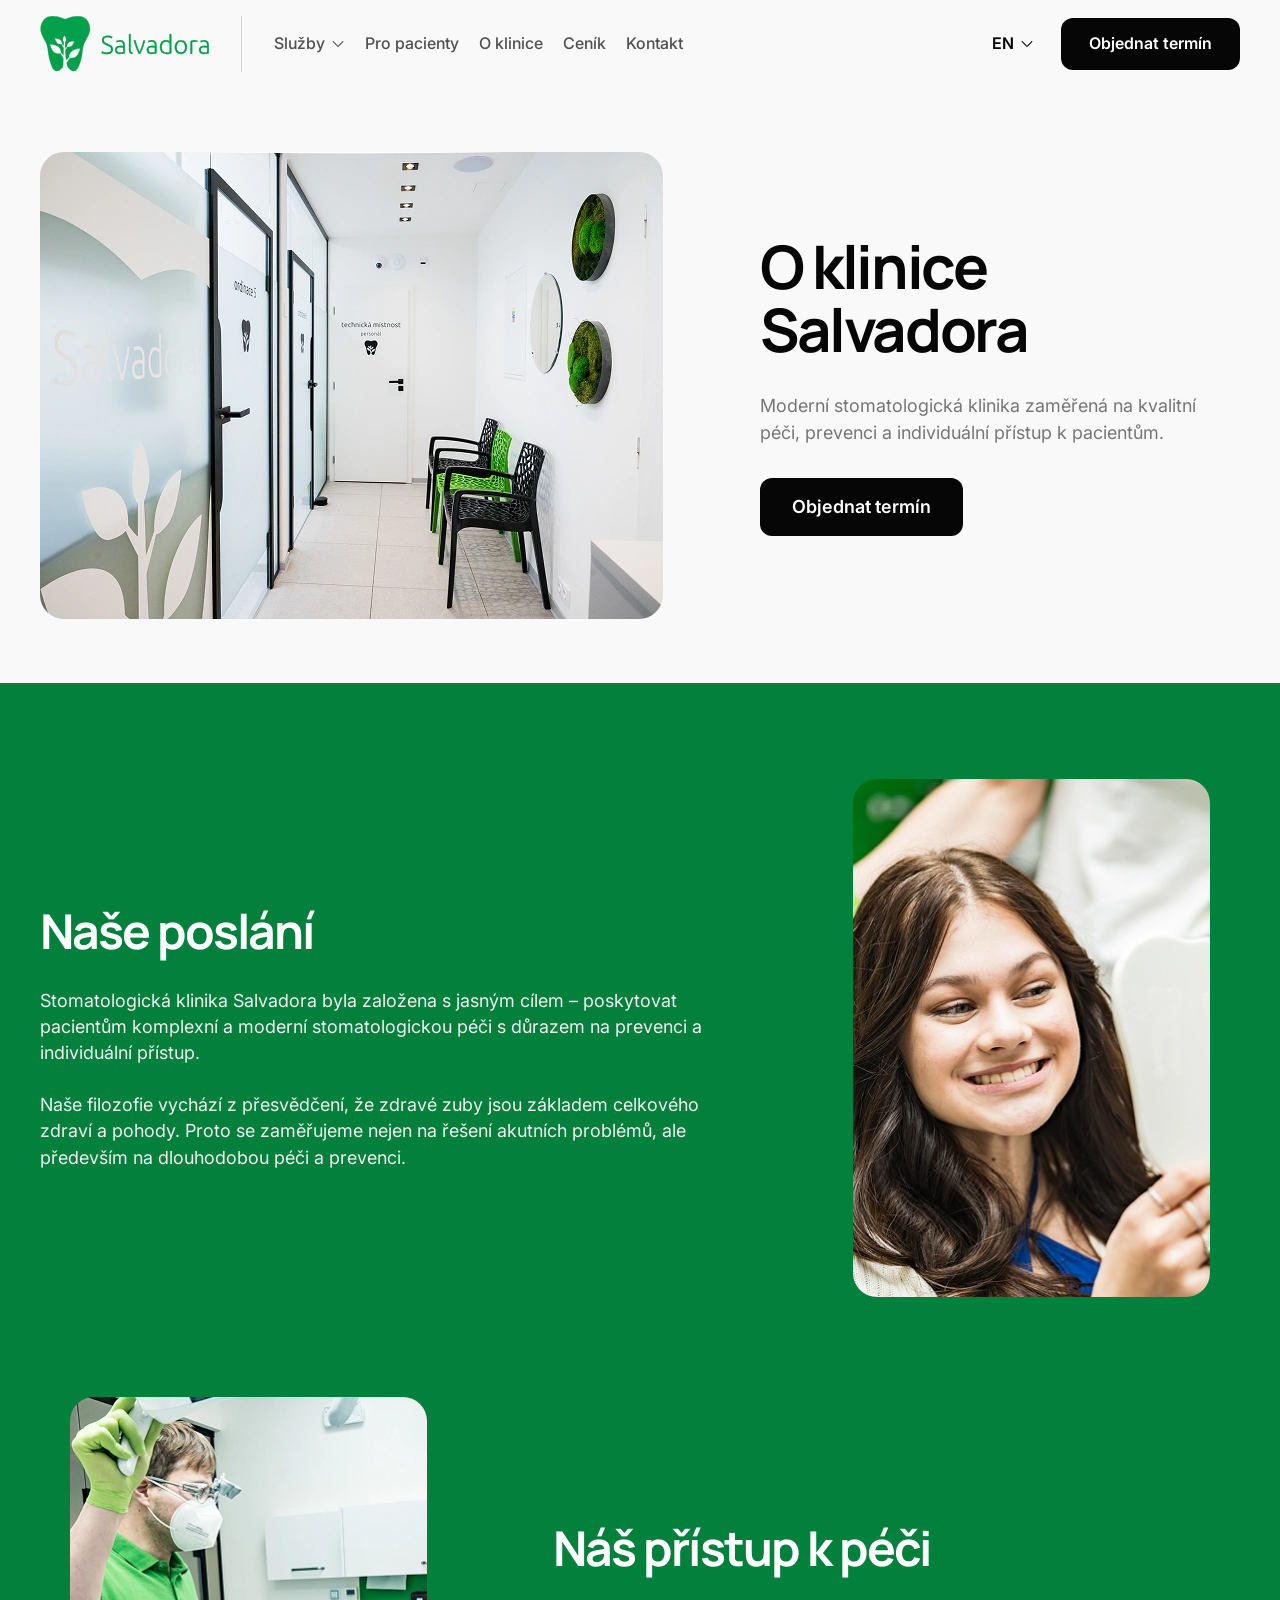
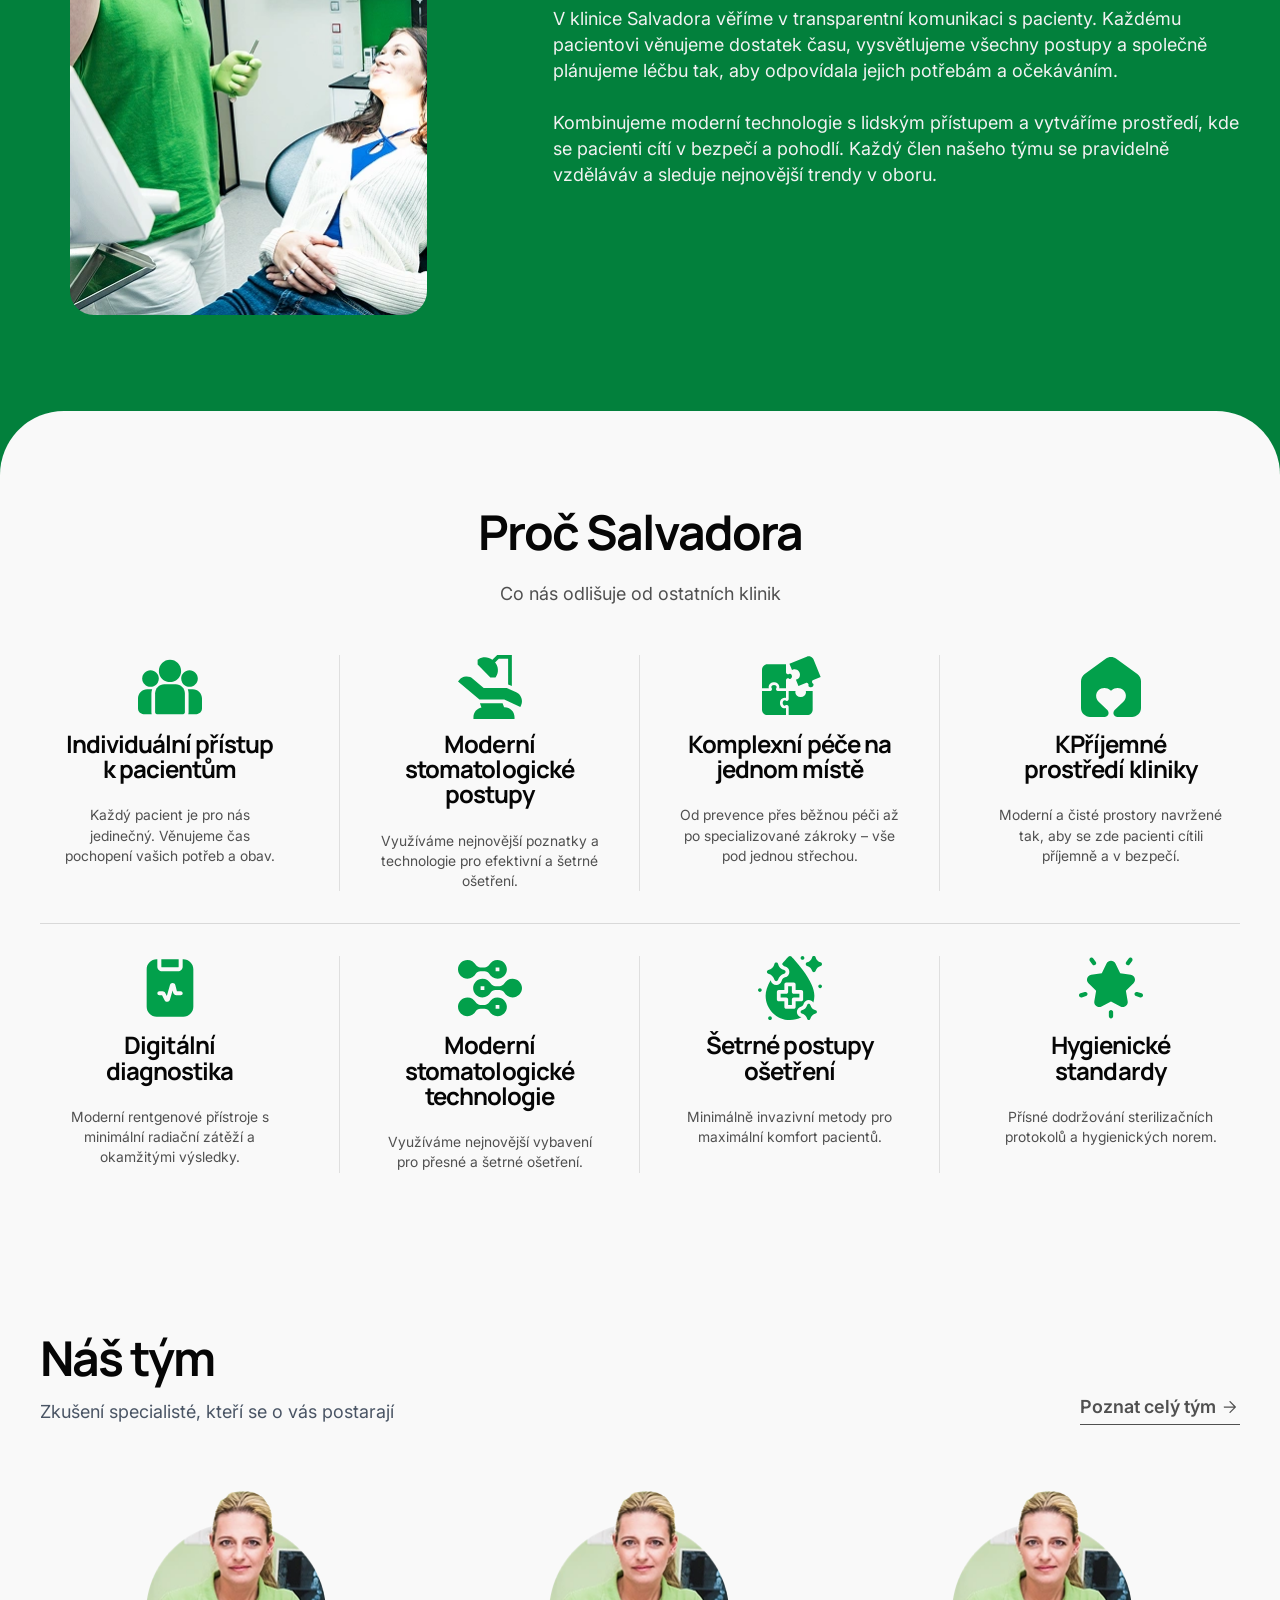
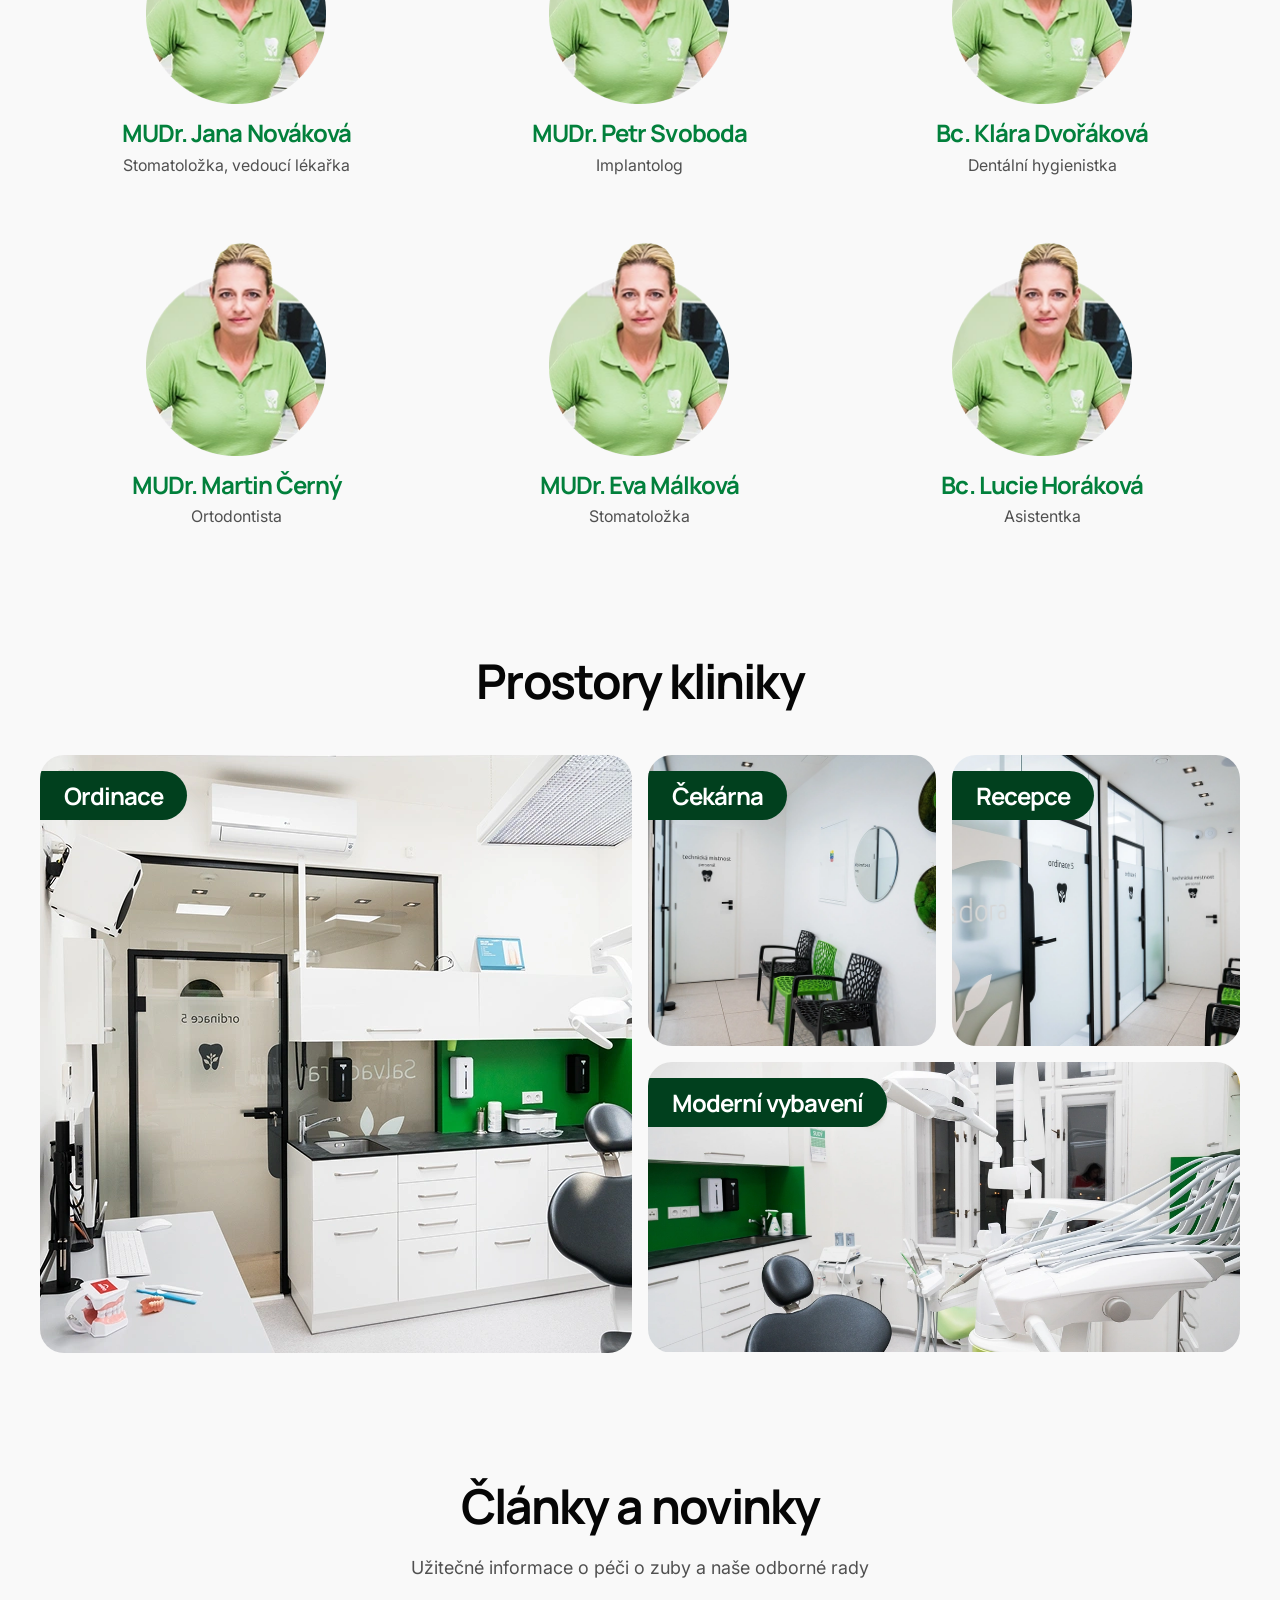
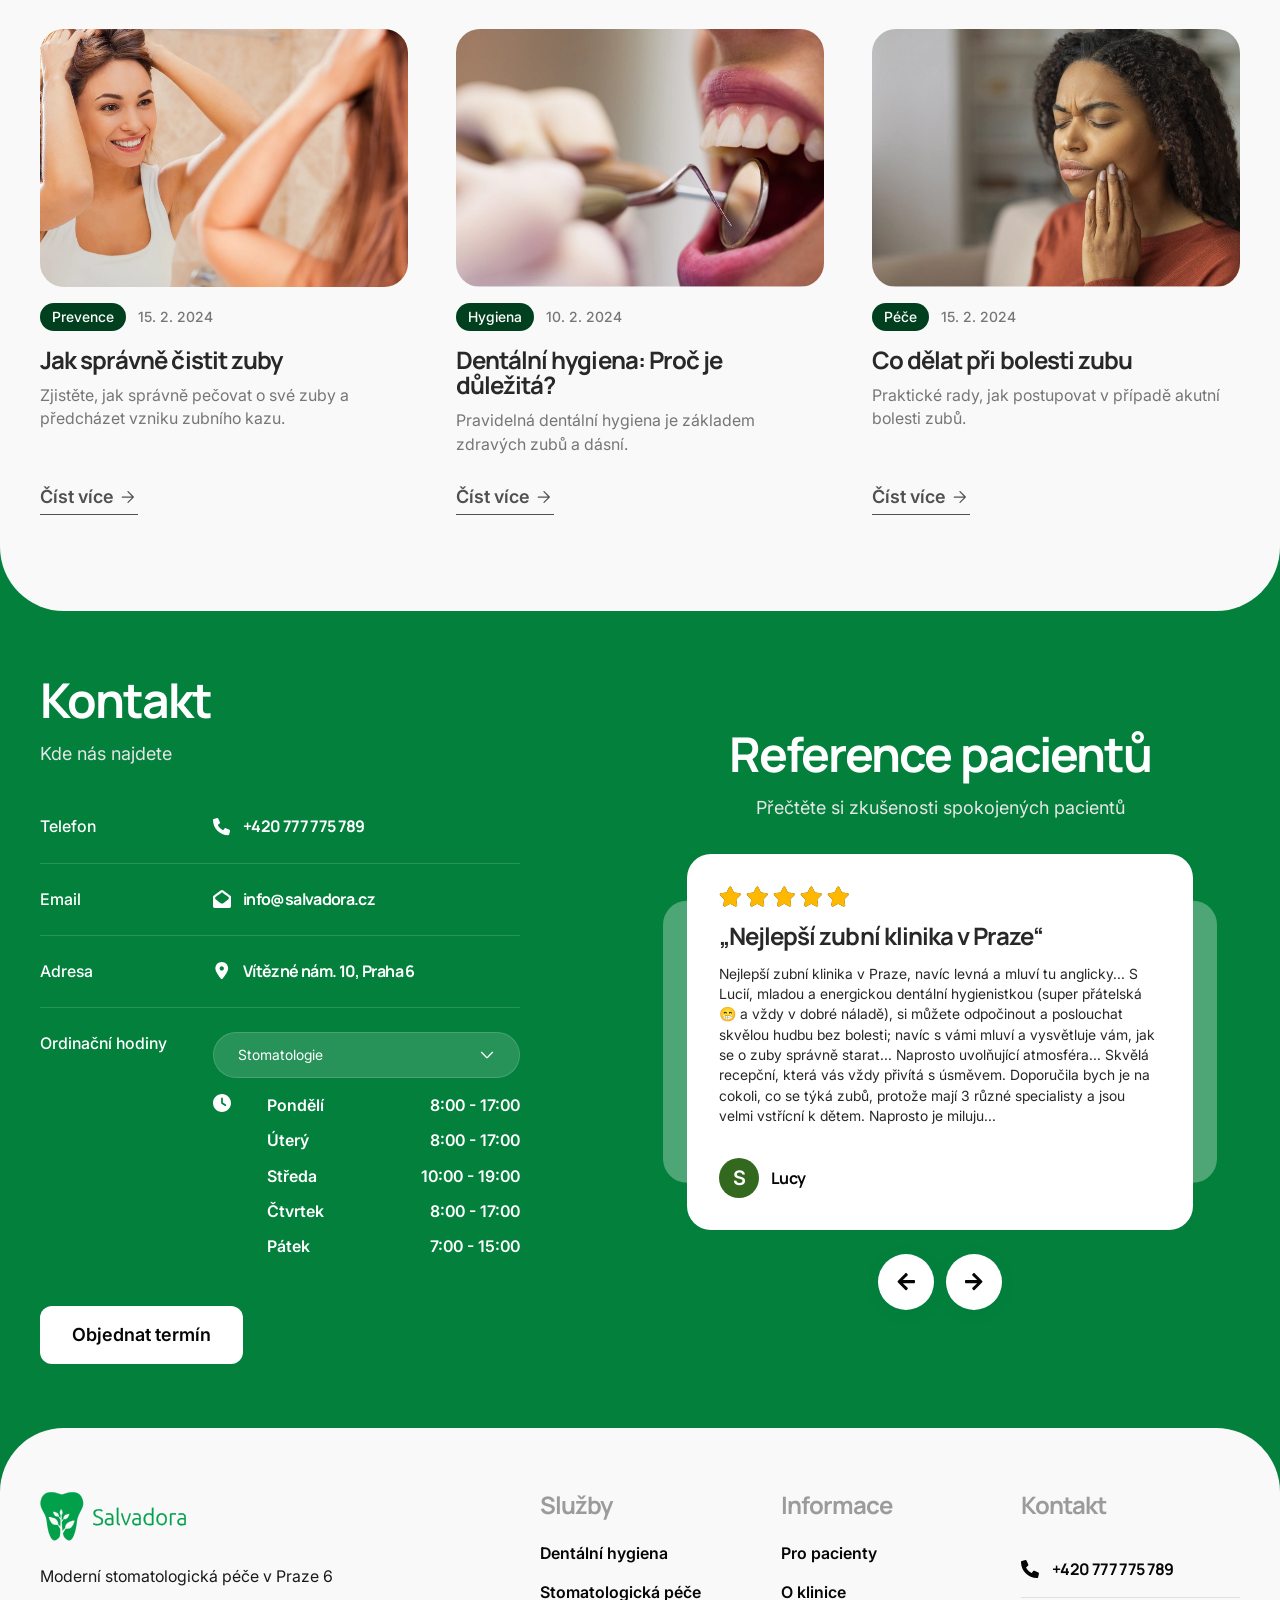
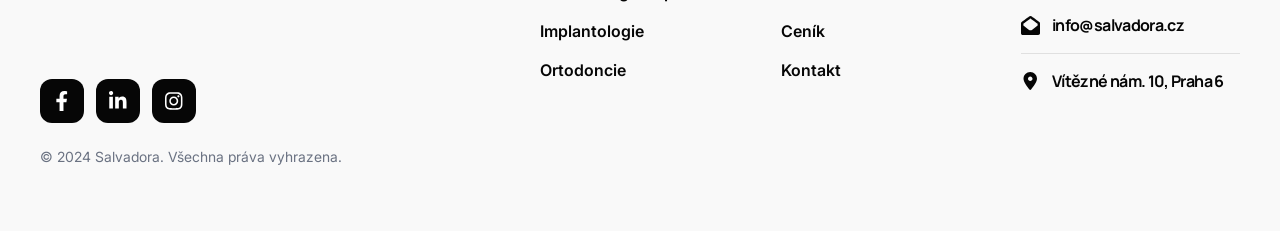
<file: src/frontend/about.html>
<!doctype html>
<html lang="en">
  <head>
    <meta charset="UTF-8" />
    <meta http-equiv="X-UA-Compatible" content="IE=edge" />
    <meta name="viewport" content="width=device-width, initial-scale=1.0" />
    <link rel="icon" type="image/svg+xml" href="./images/favicon.ico" />
    <link rel="stylesheet" href="css/main.css" />
    <title>O klinice</title>
  </head>
  <body>
    <!-- header start
    =========================================== -->
    <header class="header" id="header">
      <div class="auto__container">
        <div class="header__inner">
          <a href="index.html" class="header__inner-logo">
            <img src="./images/logo.svg" alt="logo" />
            <img class="light" src="./images/logo-white.svg" alt="logo" />
          </a>
          <nav class="nav" id="menu">
            <div class="nav__inner">
              <ul class="nav__inner-links">
                <li>
                  <a href="service.html">
                    Služby
                    <svg>
                      <use xlink:href="#chevronBottom"></use>
                    </svg>
                  </a>
                  <ul>
                    <li>
                      <a href="#">Dentální hygiena</a>
                    </li>
                    <li>
                      <a href="service-detail.html">Stomatologická péče</a>
                    </li>
                    <li>
                      <a href="#">Implantologie</a>
                    </li>
                    <li>
                      <a href="#">Ortodoncie</a>
                    </li>
                  </ul>
                </li>
                <li>
                  <a href="for-clients.html"> Pro pacienty </a>
                </li>
                <li>
                  <a href="about.html"> O klinice </a>
                </li>
                <li>
                  <a href="pricing.html"> Ceník </a>
                </li>
                <li>
                  <a href="contact.html"> Kontakt </a>
                </li>
              </ul>
              <div class="nav__inner-buttons">
                <div class="lang">
                  <div class="lang__btn">
                    <b> CS </b>
                    <span>
                      <svg>
                        <use xlink:href="#chevronBottom"></use>
                      </svg>
                    </span>
                  </div>
                  <div class="lang__menu">
                    <button type="button" data-lang="EN">EN</button>
                    <button type="button" data-lang="DE">DE</button>
                    <button type="button" data-lang="CS">CS</button>
                  </div>
                </div>
                <button
                  type="button"
                  data-tab="#modal-1"
                  class="button primary sm modallBtn"
                >
                  Objednat termín
                </button>
              </div>
            </div>
          </nav>
          <div class="burger" id="menuBtn">
            <span></span>
          </div>
        </div>
      </div>
    </header>
    <!-- header end
    =========================================== -->
    <main class="main">
      <!-- intro start
    =========================================== -->
      <section class="intro rev">
        <div class="bg-white">
          <div class="auto__container">
            <div class="intro__inner editor-block">
              <div
                class="introContent wow fadeInRight"
                data-wow-duration=".5s"
                data-wow-delay=".4s"
              >
                <h1>O klinice Salvadora</h1>
                <p>
                  Moderní stomatologická klinika zaměřená na kvalitní péči,
                  prevenci a individuální přístup k pacientům.
                </p>
                <div class="introContent__buttons">
                  <a href="#" class="button primary"> Objednat termín </a>
                </div>
              </div>
              <div
                class="introImage wow fadeInLeft"
                data-wow-duration=".5s"
                data-wow-delay=".2s"
              >
                <div class="introImage__inner">
                  <img src="./images/intro/1.webp" alt="banner" />
                </div>
              </div>
            </div>
          </div>
        </div>
      </section>
      <!-- intro end
    =========================================== -->
      <!-- care start
    =========================================== -->
      <section class="care">
        <div class="bg-green">
          <div class="auto__container">
            <div class="care__inner editor-block">
              <div class="care__inner-col">
                <div class="careItem">
                  <div
                    class="careItem__content wow fadeInLeft"
                    data-wow-duration=".5s"
                    data-wow-delay=".2s"
                  >
                    <h2>Naše poslání</h2>
                    <p>
                      Stomatologická klinika Salvadora byla založena s jasným
                      cílem – poskytovat pacientům komplexní a moderní
                      stomatologickou péči s důrazem na prevenci a individuální
                      přístup. <br />
                      <br />
                      Naše filozofie vychází z přesvědčení, že zdravé zuby jsou
                      základem celkového zdraví a pohody. Proto se zaměřujeme
                      nejen na řešení akutních problémů, ale především na
                      dlouhodobou péči a prevenci.
                    </p>
                  </div>
                  <div
                    class="careItem__image wow fadeInRight"
                    data-wow-duration=".5s"
                    data-wow-delay=".3s"
                  >
                    <div class="careItem__image-inner">
                      <img src="./images/care/4.webp" alt="banner" />
                    </div>
                  </div>
                </div>
                <div class="careItem">
                  <div
                    class="careItem__content wow fadeInRight"
                    data-wow-duration=".5s"
                    data-wow-delay=".5s"
                  >
                    <h2>Náš přístup k péči</h2>
                    <p>
                      V klinice Salvadora věříme v transparentní komunikaci s
                      pacienty. Každému pacientovi věnujeme dostatek času,
                      vysvětlujeme všechny postupy a společně plánujeme léčbu
                      tak, aby odpovídala jejich potřebám a očekáváním. <br />
                      <br />
                      Kombinujeme moderní technologie s lidským přístupem a
                      vytváříme prostředí, kde se pacienti cítí v bezpečí a
                      pohodlí. Každý člen našeho týmu se pravidelně vzděláváv a
                      sleduje nejnovější trendy v oboru.
                    </p>
                  </div>
                  <div
                    class="careItem__image wow fadeInLeft"
                    data-wow-duration=".5s"
                    data-wow-delay=".4s"
                  >
                    <div class="careItem__image-inner">
                      <img src="./images/care/5.webp" alt="banner" />
                    </div>
                  </div>
                </div>
              </div>
            </div>
          </div>
        </div>
      </section>
      <!-- care end
    =========================================== -->
      <!-- why start
    =========================================== -->
      <section class="why big">
        <div class="bg-white rounded-top">
          <div class="auto__container">
            <div class="why__inner editor-block">
              <div class="why__inner-title">
                <h2
                  class="wow fadeInUp"
                  data-wow-duration=".5s"
                  data-wow-delay=".1s"
                >
                  Proč Salvadora
                </h2>
                <div
                  class="paragraph wow fadeInUp"
                  data-wow-duration=".5s"
                  data-wow-delay=".2s"
                >
                  <p>Co nás odlišuje od ostatních klinik</p>
                </div>
              </div>
              <div class="why__inner-row">
                <div
                  class="whyItem wow fadeInUp"
                  data-wow-duration=".5s"
                  data-wow-delay=".3s"
                >
                  <div class="whyItem__inner">
                    <div class="whyItem__icon">
                      <img src="./images/environment/icon-4.svg" alt="icon" />
                    </div>
                    <h4>Individuální přístup k pacientům</h4>
                    <div class="paragraph xsm">
                      <p>
                        Každý pacient je pro nás jedinečný. Věnujeme čas
                        pochopení vašich potřeb a obav.
                      </p>
                    </div>
                  </div>
                </div>
                <div
                  class="whyItem wow fadeInUp"
                  data-wow-duration=".5s"
                  data-wow-delay=".4s"
                >
                  <div class="whyItem__inner">
                    <div class="whyItem__icon">
                      <img src="./images/environment/icon-6.svg" alt="icon" />
                    </div>
                    <h4>Moderní stomatologické postupy</h4>
                    <div class="paragraph xsm">
                      <p>
                        Využíváme nejnovější poznatky a technologie pro
                        efektivní a šetrné ošetření.
                      </p>
                    </div>
                  </div>
                </div>
                <div
                  class="whyItem wow fadeInUp"
                  data-wow-duration=".5s"
                  data-wow-delay=".5s"
                >
                  <div class="whyItem__inner">
                    <div class="whyItem__icon">
                      <img src="./images/environment/icon-7.svg" alt="icon" />
                    </div>
                    <h4>Komplexní péče na jednom místě</h4>
                    <div class="paragraph xsm">
                      <p>
                        Od prevence přes běžnou péči až po specializované
                        zákroky – vše pod jednou střechou.
                      </p>
                    </div>
                  </div>
                </div>
                <div
                  class="whyItem wow fadeInUp"
                  data-wow-duration=".5s"
                  data-wow-delay=".6s"
                >
                  <div class="whyItem__inner">
                    <div class="whyItem__icon">
                      <img src="./images/environment/icon-8.svg" alt="icon" />
                    </div>
                    <h4>KPříjemné prostředí kliniky</h4>
                    <div class="paragraph xsm">
                      <p>
                        Moderní a čisté prostory navržené tak, aby se zde
                        pacienti cítili příjemně a v bezpečí.
                      </p>
                    </div>
                  </div>
                </div>
              </div>
              <div class="why__inner-line"></div>
              <div class="why__inner-row">
                <div
                  class="whyItem wow fadeInUp"
                  data-wow-duration=".5s"
                  data-wow-delay=".7s"
                >
                  <div class="whyItem__inner">
                    <div class="whyItem__icon">
                      <img src="./images/environment/icon-9.svg" alt="icon" />
                    </div>
                    <h4>Digitální diagnostika</h4>
                    <div class="paragraph xsm">
                      <p>
                        Moderní rentgenové přístroje s minimální radiační zátěží
                        a okamžitými výsledky.
                      </p>
                    </div>
                  </div>
                </div>
                <div
                  class="whyItem wow fadeInUp"
                  data-wow-duration=".5s"
                  data-wow-delay=".8s"
                >
                  <div class="whyItem__inner">
                    <div class="whyItem__icon">
                      <img src="./images/environment/icon-1.svg" alt="icon" />
                    </div>
                    <h4>Moderní stomatologické technologie</h4>
                    <div class="paragraph xsm">
                      <p>
                        Využíváme nejnovější vybavení pro přesné a šetrné
                        ošetření.
                      </p>
                    </div>
                  </div>
                </div>
                <div
                  class="whyItem wow fadeInUp"
                  data-wow-duration=".5s"
                  data-wow-delay=".9s"
                >
                  <div class="whyItem__inner">
                    <div class="whyItem__icon">
                      <img src="./images/environment/icon-3.svg" alt="icon" />
                    </div>
                    <h4>Šetrné postupy ošetření</h4>
                    <div class="paragraph xsm">
                      <p>
                        Minimálně invazivní metody pro maximální komfort
                        pacientů.
                      </p>
                    </div>
                  </div>
                </div>
                <div
                  class="whyItem wow fadeInUp"
                  data-wow-duration=".5s"
                  data-wow-delay=".99s"
                >
                  <div class="whyItem__inner">
                    <div class="whyItem__icon">
                      <img src="./images/environment/icon-5.svg" alt="icon" />
                    </div>
                    <h4>Hygienické standardy</h4>
                    <div class="paragraph xsm">
                      <p>
                        Přísné dodržování sterilizačních protokolů a
                        hygienických norem.
                      </p>
                    </div>
                  </div>
                </div>
              </div>
            </div>
          </div>
        </div>
      </section>
      <!-- why end
    =========================================== -->
      <!-- team start
    =========================================== -->
      <section class="team">
        <div class="bg-white">
          <div class="auto__container">
            <div class="team__inner editor-block">
              <div class="team__inner-top center">
                <div
                  class="team__inner-side wow fadeInLeft"
                  data-wow-duration=".5s"
                  data-wow-delay=".1s"
                >
                  <h2>Náš tým</h2>
                  <p>Zkušení specialisté, kteří se o vás postarají</p>
                </div>
                <a
                  href="about.html"
                  class="link gray wow fadeInRight"
                  data-wow-duration=".5s"
                  data-wow-delay=".2s"
                >
                  Poznat celý tým
                  <span>
                    <svg>
                      <use xlink:href="#arrowRight"></use>
                    </svg>
                  </span>
                </a>
              </div>
              <div class="team__inner-row">
                <a
                  href="doctor-detail.html"
                  class="teamItem wow fadeInUp"
                  data-wow-duration=".5s"
                  data-wow-delay=".3s"
                >
                  <div class="teamItem__image">
                    <img src="./images/team/1.webp" alt="MDDr. Petra Kecová" />
                  </div>
                  <h4>MUDr. Jana Nováková</h4>
                  <div class="paragraph sm">
                    <p>Stomatoložka, vedoucí lékařka</p>
                  </div>
                </a>
                <a
                  href="doctor-detail.html"
                  class="teamItem wow fadeInUp"
                  data-wow-duration=".5s"
                  data-wow-delay=".4s"
                >
                  <div class="teamItem__image">
                    <img src="./images/team/1.webp" alt="MDDr. Petra Kecová" />
                  </div>
                  <h4>MUDr. Petr Svoboda</h4>
                  <div class="paragraph sm">
                    <p>Implantolog</p>
                  </div>
                </a>
                <a
                  href="doctor-detail.html"
                  class="teamItem wow fadeInUp"
                  data-wow-duration=".5s"
                  data-wow-delay=".5s"
                >
                  <div class="teamItem__image">
                    <img src="./images/team/1.webp" alt="MDDr. Petra Kecová" />
                  </div>
                  <h4>Bc. Klára Dvořáková</h4>
                  <div class="paragraph sm">
                    <p>Dentální hygienistka</p>
                  </div>
                </a>
                <a
                  href="doctor-detail.html"
                  class="teamItem wow fadeInUp"
                  data-wow-duration=".5s"
                  data-wow-delay=".6s"
                >
                  <div class="teamItem__image">
                    <img src="./images/team/1.webp" alt="MDDr. Petra Kecová" />
                  </div>
                  <h4>MUDr. Martin Černý</h4>
                  <div class="paragraph sm">
                    <p>Ortodontista</p>
                  </div>
                </a>
                <a
                  href="doctor-detail.html"
                  class="teamItem wow fadeInUp"
                  data-wow-duration=".5s"
                  data-wow-delay=".7s"
                >
                  <div class="teamItem__image">
                    <img src="./images/team/1.webp" alt="MDDr. Petra Kecová" />
                  </div>
                  <h4>MUDr. Eva Málková</h4>
                  <div class="paragraph sm">
                    <p>Stomatoložka</p>
                  </div>
                </a>
                <a
                  href="doctor-detail.html"
                  class="teamItem wow fadeInUp"
                  data-wow-duration=".5s"
                  data-wow-delay=".8s"
                >
                  <div class="teamItem__image">
                    <img src="./images/team/1.webp" alt="MDDr. Petra Kecová" />
                  </div>
                  <h4>Bc. Lucie Horáková</h4>
                  <div class="paragraph sm">
                    <p>Asistentka</p>
                  </div>
                </a>
              </div>
            </div>
          </div>
        </div>
      </section>
      <!-- team end
    =========================================== -->
      <!-- premises start
    =========================================== -->
      <section class="premises">
        <div class="bg-white">
          <div class="auto__container">
            <div class="premises__inner editor-block">
              <div class="premises__inner-title">
                <h2
                  class="wow fadeInUp"
                  data-wow-duration=".5s"
                  data-wow-delay=".2s"
                >
                  Prostory kliniky
                </h2>
              </div>
              <div
                class="premises__inner-grid wow fadeIn"
                data-wow-duration=".5s"
                data-wow-delay=".4s"
                id="lightgallery"
              >
                <div class="premisesItem">
                  <div class="premisesItem__tag">
                    <h4>Ordinace</h4>
                  </div>
                  <a
                    href="./images/premises/1.webp"
                    class="premisesItem__image"
                  >
                    <img
                      src="./images/premises/1.webp"
                      alt="Ordinace"
                      loading="lazy"
                    />
                  </a>
                </div>
                <div class="premisesItem">
                  <div class="premisesItem__tag">
                    <h4>Čekárna</h4>
                  </div>
                  <a
                    href="./images/premises/2.webp"
                    class="premisesItem__image"
                  >
                    <img
                      src="./images/premises/2.webp"
                      alt="Čekárna"
                      loading="lazy"
                    />
                  </a>
                </div>
                <div class="premisesItem">
                  <div class="premisesItem__tag">
                    <h4>Recepce</h4>
                  </div>
                  <a
                    href="./images/premises/3.webp"
                    class="premisesItem__image"
                  >
                    <img
                      src="./images/premises/3.webp"
                      alt="Recepce"
                      loading="lazy"
                    />
                  </a>
                </div>
                <div class="premisesItem">
                  <div class="premisesItem__tag">
                    <h4>Moderní vybavení</h4>
                  </div>
                  <a
                    href="./images/premises/4.webp"
                    class="premisesItem__image"
                  >
                    <img
                      src="./images/premises/4.webp"
                      alt="Moderní vybavení"
                      loading="lazy"
                    />
                  </a>
                </div>
              </div>
            </div>
          </div>
        </div>
      </section>
      <!-- premises end
    =========================================== -->
      <!-- news start
    =========================================== -->
      <section class="news">
        <div class="bg-white rounded-bottom">
          <div class="auto__container">
            <div class="news__inner editor-block">
              <div class="news__inner-title">
                <h2
                  class="wow fadeInUp"
                  data-wow-duration=".5s"
                  data-wow-delay=".1s"
                >
                  Články a novinky
                </h2>
                <div
                  class="paragraph wow fadeInUp"
                  data-wow-duration=".5s"
                  data-wow-delay=".2s"
                >
                  <p>Užitečné informace o péči o zuby a naše odborné rady</p>
                </div>
              </div>
              <div class="news__inner-row">
                <a
                  href="article-detail.html"
                  class="newsItem wow fadeInUp"
                  data-wow-duration=".5s"
                  data-wow-delay=".3s"
                >
                  <div class="newsItem__image">
                    <img src="./images/news/1.webp" alt="News" />
                  </div>
                  <div class="newsItem__row">
                    <div class="newsItem__tag">Prevence</div>
                    <p>15. 2. 2024</p>
                  </div>
                  <div class="newsItem__title">
                    <h4>Jak správně čistit zuby</h4>
                    <div class="paragraph sm">
                      <p>
                        Zjistěte, jak správně pečovat o své zuby a předcházet
                        vzniku zubního kazu.
                      </p>
                    </div>
                  </div>
                  <div class="newsItem__foot">
                    <div class="link gray">
                      Číst více
                      <span>
                        <svg>
                          <use xlink:href="#arrowRight"></use>
                        </svg>
                      </span>
                    </div>
                  </div>
                </a>
                <a
                  href="article-detail.html"
                  class="newsItem wow fadeInUp"
                  data-wow-duration=".5s"
                  data-wow-delay=".4s"
                >
                  <div class="newsItem__image">
                    <img src="./images/news/2.webp" alt="News" />
                  </div>
                  <div class="newsItem__row">
                    <div class="newsItem__tag">Hygiena</div>
                    <p>10. 2. 2024</p>
                  </div>
                  <div class="newsItem__title">
                    <h4>Dentální hygiena: Proč je důležitá?</h4>
                    <div class="paragraph sm">
                      <p>
                        Pravidelná dentální hygiena je základem zdravých zubů a
                        dásní.
                      </p>
                    </div>
                  </div>
                  <div class="newsItem__foot">
                    <div class="link gray">
                      Číst více
                      <span>
                        <svg>
                          <use xlink:href="#arrowRight"></use>
                        </svg>
                      </span>
                    </div>
                  </div>
                </a>
                <a
                  href="article-detail.html"
                  class="newsItem wow fadeInUp"
                  data-wow-duration=".5s"
                  data-wow-delay=".5s"
                >
                  <div class="newsItem__image">
                    <img src="./images/news/3.webp" alt="News" />
                  </div>
                  <div class="newsItem__row">
                    <div class="newsItem__tag">Péče</div>
                    <p>15. 2. 2024</p>
                  </div>
                  <div class="newsItem__title">
                    <h4>Co dělat při bolesti zubu</h4>
                    <div class="paragraph sm">
                      <p>
                        Praktické rady, jak postupovat v případě akutní bolesti
                        zubů.
                      </p>
                    </div>
                  </div>
                  <div class="newsItem__foot">
                    <div class="link gray">
                      Číst více
                      <span>
                        <svg>
                          <use xlink:href="#arrowRight"></use>
                        </svg>
                      </span>
                    </div>
                  </div>
                </a>
              </div>
            </div>
          </div>
        </div>
      </section>
      <!-- news end
    =========================================== -->
      <!-- join start
    =========================================== -->
      <section class="join">
        <div class="bg-green">
          <div class="auto__container">
            <div class="join__inner editor-block">
              <div
                class="joinContact wow fadeInLeft"
                data-wow-duration=".5s"
                data-wow-delay=".2s"
              >
                <div class="joinContact__title">
                  <h2>Kontakt</h2>
                  <p>Kde nás najdete</p>
                </div>
                <div class="joinContact__col">
                  <a
                    href="tel:+420 777 775 789"
                    class="joinItem"
                    target="_blank"
                  >
                    <div class="joinItem__title">
                      <div class="paragraph">
                        <p class="sm">Telefon</p>
                      </div>
                    </div>
                    <div class="joinItem__content">
                      <div class="joinItem__info">
                        <span>
                          <svg>
                            <use xlink:href="#phoneIcon"></use>
                          </svg>
                        </span>
                        <h6>+420 777 775 789</h6>
                      </div>
                    </div>
                  </a>
                  <a
                    href="mailto:info@salvadora.cz"
                    class="joinItem"
                    target="_blank"
                  >
                    <div class="joinItem__title">
                      <div class="paragraph">
                        <p class="sm">Email</p>
                      </div>
                    </div>
                    <div class="joinItem__content">
                      <div class="joinItem__info">
                        <span>
                          <svg>
                            <use xlink:href="#mailIcon"></use>
                          </svg>
                        </span>
                        <h6>info@salvadora.cz</h6>
                      </div>
                    </div>
                  </a>
                  <a
                    href="https://maps.app.goo.gl/96EUiA7mdK3tNPhs7"
                    class="joinItem"
                    target="_blank"
                  >
                    <div class="joinItem__title">
                      <div class="paragraph">
                        <p class="sm">Adresa</p>
                      </div>
                    </div>
                    <div class="joinItem__content">
                      <div class="joinItem__info">
                        <span>
                          <svg>
                            <use xlink:href="#locationIcon"></use>
                          </svg>
                        </span>
                        <h6>Vítězné nám. 10, Praha 6</h6>
                      </div>
                    </div>
                  </a>
                  <div class="joinItem">
                    <div class="joinItem__title">
                      <div class="paragraph">
                        <p class="sm">Ordinační hodiny</p>
                      </div>
                    </div>
                    <div class="joinItem__content">
                      <div class="select">
                        <div class="select__selected">
                          <p>Stomatologie</p>
                          <svg>
                            <use xlink:href="#chevronBottom"></use>
                          </svg>
                        </div>
                        <ul class="select__options">
                          <li data-schedule="#schedule-1">Stomatologie</li>
                          <li data-schedule="#schedule-2">Dentální hygiena</li>
                          <li data-schedule="#schedule-3">Rentgen</li>
                        </ul>
                      </div>
                      <div class="joinItem__schedule active" id="schedule-1">
                        <span>
                          <svg>
                            <use xlink:href="#clockIcon"></use>
                          </svg>
                        </span>
                        <ul>
                          <li>
                            <p>Pondělí</p>
                            <p>8:00 - 17:00</p>
                          </li>
                          <li>
                            <p>Úterý</p>
                            <p>8:00 - 17:00</p>
                          </li>
                          <li>
                            <p>Středa</p>
                            <p>10:00 - 19:00</p>
                          </li>
                          <li>
                            <p>Čtvrtek</p>
                            <p>8:00 - 17:00</p>
                          </li>
                          <li>
                            <p>Pátek</p>
                            <p>7:00 - 15:00</p>
                          </li>
                        </ul>
                      </div>
                      <div class="joinItem__schedule" id="schedule-2">
                        <span>
                          <svg>
                            <use xlink:href="#clockIcon"></use>
                          </svg>
                        </span>
                        <ul>
                          <li>
                            <p>Pondělí</p>
                            <p>7:00 - 17:00</p>
                          </li>
                          <li>
                            <p>Úterý</p>
                            <p>8:30 - 17:00</p>
                          </li>
                          <li>
                            <p>Středa</p>
                            <p>10:00 - 19:00</p>
                          </li>
                          <li>
                            <p>Čtvrtek</p>
                            <p>8:00 - 17:00</p>
                          </li>
                          <li>
                            <p>Pátek</p>
                            <p>8:00 - 15:00</p>
                          </li>
                        </ul>
                      </div>
                      <div class="joinItem__schedule" id="schedule-3">
                        <span>
                          <svg>
                            <use xlink:href="#clockIcon"></use>
                          </svg>
                        </span>
                        <ul>
                          <li>
                            <p>Pondělí</p>
                            <p>8:00 - 16:30</p>
                          </li>
                          <li>
                            <p>Úterý</p>
                            <p>8:00 - 16:30</p>
                          </li>
                          <li>
                            <p>Středa</p>
                            <p>8:00 - 16:30</p>
                          </li>
                          <li>
                            <p>Čtvrtek</p>
                            <p>8:00 - 16:30</p>
                          </li>
                          <li>
                            <p>Pátek</p>
                            <p>8:00 - 15:00</p>
                          </li>
                        </ul>
                      </div>
                    </div>
                  </div>
                </div>
                <div class="joinContact__foot">
                  <button
                    type="button"
                    data-tab="#modal-1"
                    class="button secondary modallBtn"
                  >
                    Objednat termín
                  </button>
                </div>
              </div>
              <div class="joinRef">
                <div
                  class="joinRef__title wow fadeIn"
                  data-wow-duration=".5s"
                  data-wow-delay=".4s"
                >
                  <h2>Reference pacientů</h2>
                  <p>Přečtěte si zkušenosti spokojených pacientů</p>
                </div>
                <div class="joinRef__wrapper">
                  <div class="joinRef__slider">
                    <div class="swiper-wrapper">
                      <div class="swiper-slide">
                        <div class="joinSlide">
                          <div class="joinSlide__stars">
                            <img
                              src="./images/join/stars-empty.svg"
                              alt="stars"
                            />
                            <div
                              class="joinSlide__stars-overlay"
                              style="max-width: 100%"
                            >
                              <img
                                src="./images/join/stars-filled.svg"
                                alt="stars"
                              />
                            </div>
                          </div>
                          <div class="joinSlide__content">
                            <h4>„Nejlepší zubní klinika v Praze“</h4>
                            <div class="paragraph xsm">
                              <p>
                                Nejlepší zubní klinika v Praze, navíc levná a
                                mluví tu anglicky... S Lucií, mladou a
                                energickou dentální hygienistkou (super
                                přátelská 😁 a vždy v dobré náladě), si můžete
                                odpočinout a poslouchat skvělou hudbu bez
                                bolesti; navíc s vámi mluví a vysvětluje vám,
                                jak se o zuby správně starat... Naprosto
                                uvolňující atmosféra... Skvělá recepční, která
                                vás vždy přivítá s úsměvem. Doporučila bych je
                                na cokoli, co se týká zubů, protože mají 3 různé
                                specialisty a jsou velmi vstřícní k dětem.
                                Naprosto je miluju...
                              </p>
                            </div>
                          </div>
                          <div class="joinSlide__profile">
                            <div class="joinSlide__avatar">
                              <p>S</p>
                            </div>
                            <div class="joinSlide__name">
                              <h6>Lucy</h6>
                            </div>
                          </div>
                        </div>
                      </div>
                      <div class="swiper-slide">
                        <div class="joinSlide">
                          <div class="joinSlide__stars">
                            <img
                              src="./images/join/stars-empty.svg"
                              alt="stars"
                            />
                            <div
                              class="joinSlide__stars-overlay"
                              style="max-width: 80%"
                            >
                              <img
                                src="./images/join/stars-filled.svg"
                                alt="stars"
                              />
                            </div>
                          </div>
                          <div class="joinSlide__content">
                            <h4>„2Nejlepší zubní klinika v Praze“</h4>
                            <div class="paragraph xsm">
                              <p>
                                Nejlepší zubní klinika v Praze, navíc levná a
                                mluví tu anglicky... S Lucií, mladou a
                                energickou dentální hygienistkou (super
                                přátelská 😁 a vždy v dobré náladě), si můžete
                                odpočinout a poslouchat skvělou hudbu bez
                                bolesti; navíc s vámi mluví a vysvětluje vám,
                                jak se o zuby správně starat... Naprosto
                                uvolňující atmosféra... Skvělá recepční, která
                              </p>
                            </div>
                          </div>
                          <div class="joinSlide__profile">
                            <div class="joinSlide__avatar">
                              <p>S</p>
                            </div>
                            <div class="joinSlide__name">
                              <h6>Lucy</h6>
                            </div>
                          </div>
                        </div>
                      </div>
                      <div class="swiper-slide">
                        <div class="joinSlide">
                          <div class="joinSlide__stars">
                            <img
                              src="./images/join/stars-empty.svg"
                              alt="stars"
                            />
                            <div
                              class="joinSlide__stars-overlay"
                              style="max-width: 100%"
                            >
                              <img
                                src="./images/join/stars-filled.svg"
                                alt="stars"
                              />
                            </div>
                          </div>
                          <div class="joinSlide__content">
                            <h4>„3Nejlepší zubní klinika v Praze“</h4>
                            <div class="paragraph xsm">
                              <p>
                                Nejlepší zubní klinika v Praze, navíc levná a
                                mluví tu anglicky... S Lucií, mladou a
                                energickou dentální hygienistkou (super
                                přátelská 😁 a vždy v dobré náladě), si můžete
                                odpočinout a poslouchat skvělou hudbu bez
                                bolesti; navíc s vámi mluví a vysvětluje vám,
                                jak se o zuby správně starat... Naprosto
                                uvolňující atmosféra... Skvělá recepční, která
                                vás vždy přivítá s úsměvem. Doporučila bych je
                                na cokoli, co se týká zubů, protože mají 3 různé
                                specialisty a jsou velmi vstřícní k dětem.
                                Naprosto je miluju...
                              </p>
                            </div>
                          </div>
                          <div class="joinSlide__profile">
                            <div class="joinSlide__avatar">
                              <p>S</p>
                            </div>
                            <div class="joinSlide__name">
                              <h6>Lucy</h6>
                            </div>
                          </div>
                        </div>
                      </div>
                      <div class="swiper-slide">
                        <div class="joinSlide">
                          <div class="joinSlide__stars">
                            <img
                              src="./images/join/stars-empty.svg"
                              alt="stars"
                            />
                            <div
                              class="joinSlide__stars-overlay"
                              style="max-width: 100%"
                            >
                              <img
                                src="./images/join/stars-filled.svg"
                                alt="stars"
                              />
                            </div>
                          </div>
                          <div class="joinSlide__content">
                            <h4>„4Nejlepší zubní klinika v Praze“</h4>
                            <div class="paragraph xsm">
                              <p>
                                Nejlepší zubní klinika v Praze, navíc levná a
                                mluví tu anglicky... S Lucií, mladou a
                                energickou dentální hygienistkou (super
                                přátelská 😁 a vždy v dobré náladě), si můžete
                                odpočinout a poslouchat skvělou hudbu bez
                                bolesti; navíc s vámi mluví a vysvětluje vám,
                                jak se o zuby správně starat... Naprosto
                                uvolňující atmosféra... Skvělá recepční, která
                                vás vždy přivítá s úsměvem. Doporučila bych je
                                na cokoli, co se týká zubů, protože mají 3 různé
                              </p>
                            </div>
                          </div>
                          <div class="joinSlide__profile">
                            <div class="joinSlide__avatar">
                              <p>S</p>
                            </div>
                            <div class="joinSlide__name">
                              <h6>Lucy</h6>
                            </div>
                          </div>
                        </div>
                      </div>
                    </div>
                  </div>
                  <div class="swiper-buttons">
                    <button type="button" class="swiper-button-prev">
                      <svg>
                        <use xlink:href="#arrowRightSm"></use>
                      </svg>
                    </button>
                    <button type="button" class="swiper-button-next">
                      <svg>
                        <use xlink:href="#arrowRightSm"></use>
                      </svg>
                    </button>
                  </div>
                </div>
              </div>
            </div>
          </div>
        </div>
      </section>
      <!-- join end
    =========================================== -->
    </main>
    <!-- footer start
    =========================================== -->
    <footer class="footer">
      <div class="auto__container">
        <div class="footer__inner">
          <div class="footer__inner-row">
            <div class="footer__inner-main">
              <a href="index.html" class="footer__inner-logo">
                <img src="./images/logo.svg" alt="logo" />
              </a>
              <div class="paragraph sm">
                <p>Moderní stomatologická péče v Praze 6</p>
              </div>
            </div>
            <div class="footer__inner-links">
              <div class="footer__inner-col">
                <h4>Služby</h4>
                <a href="#"> Dentální hygiena </a>
                <a href="service-detail.html"> Stomatologická péče </a>
                <a href="#"> Implantologie </a>
                <a href="#"> Ortodoncie </a>
              </div>
              <div class="footer__inner-col">
                <h4>Informace</h4>
                <a href="for-clients.html"> Pro pacienty </a>
                <a href="about.html"> O klinice </a>
                <a href="pricing.html"> Ceník </a>
                <a href="contact.html"> Kontakt </a>
              </div>
              <div class="footer__inner-col">
                <h4>Kontakt</h4>
                <a href="tel:+420 777 775 789" class="footerItem">
                  <span>
                    <svg>
                      <use xlink:href="#phoneIcon"></use>
                    </svg>
                  </span>
                  <h6>+420 777 775 789</h6>
                </a>
                <a href="mailto:info@salvadora.cz" class="footerItem">
                  <span>
                    <svg>
                      <use xlink:href="#mailIcon"></use>
                    </svg>
                  </span>
                  <h6>info@salvadora.cz</h6>
                </a>
                <a
                  href="https://maps.app.goo.gl/96EUiA7mdK3tNPhs7"
                  class="footerItem"
                  target="_blank"
                >
                  <span>
                    <svg>
                      <use xlink:href="#locationIcon"></use>
                    </svg>
                  </span>
                  <h6>Vítězné nám. 10, Praha 6</h6>
                </a>
              </div>
            </div>
          </div>
          <div class="footer__inner-copy">
            <div class="footer__inner-social">
              <a href="#">
                <svg>
                  <use xlink:href="#facebook"></use>
                </svg>
              </a>
              <a href="#">
                <svg>
                  <use xlink:href="#linkedin"></use>
                </svg>
              </a>
              <a href="#">
                <svg>
                  <use xlink:href="#instagram"></use>
                </svg>
              </a>
            </div>
            <div class="paragraph xsm">
              <p>© 2024 Salvadora. Všechna práva vyhrazena.</p>
            </div>
          </div>
        </div>
      </div>
    </footer>
    <!-- footer end
    =========================================== -->
    <!-- modals start-->
    <div class="modall" id="modal-1">
      <form action="#" class="modall__inner">
        <div class="modallMain">
          <div class="modall__inner-head">
            <div class="modall__inner-title">
              <h3>Kontaktujte nás</h3>
            </div>
            <div class="modall__inner-close modallClose" data-modal="modal-1">
              <svg>
                <use xlink:href="#closeIcon"></use>
              </svg>
            </div>
          </div>
          <div class="modallForm">
            <div class="modallForm__row">
              <label class="input__outer big">
                <p>Jméno</p>
                <div class="input">
                  <input type="text" placeholder="Zadejte sem..." />
                </div>
              </label>
              <label class="input__outer">
                <p>E-mail</p>
                <div class="input">
                  <input type="email" placeholder="Zadejte sem..." />
                </div>
              </label>
              <label class="input__outer">
                <p>Telefon</p>
                <div class="input">
                  <input type="tel" placeholder="Zadejte sem..." />
                </div>
              </label>
              <label class="input__outer big">
                <p>Zpráva</p>
                <div class="input">
                  <textarea
                    name=""
                    id=""
                    rows="5"
                    placeholder="Zadejte sem..."
                  ></textarea>
                </div>
              </label>
            </div>
            <label class="check">
              <div class="check__box">
                <input type="checkbox" />
                <span> </span>
              </div>
              <p>
                Souhlasím se zásadami ochrany osobních údajů společnosti
                Savadora
              </p>
            </label>
          </div>
        </div>
        <div class="modall__inner-foot">
          <button type="submit" class="button primary sm">
            Odeslat zprávu
          </button>
        </div>
      </form>
    </div>
    <!-- modals end-->
    <!-- Sprites
    =========================================== -->
    <svg style="display: none">
      <symbol id="checkIcon" viewBox="0 0 18 18">
        <path
          d="M7.16229 11.3625L13.5185 5.00625C13.6685 4.85625 13.8435 4.78125 14.0435 4.78125C14.2435 4.78125 14.4185 4.85625 14.5685 5.00625C14.7185 5.15625 14.7935 5.33438 14.7935 5.54063C14.7935 5.74688 14.7185 5.925 14.5685 6.075L7.68729 12.975C7.53729 13.125 7.36229 13.2 7.16229 13.2C6.96229 13.2 6.78729 13.125 6.63729 12.975L3.41229 9.75C3.26229 9.6 3.19041 9.42188 3.19666 9.21563C3.20291 9.00938 3.28104 8.83125 3.43104 8.68125C3.58104 8.53125 3.75916 8.45625 3.96541 8.45625C4.17166 8.45625 4.34979 8.53125 4.49979 8.68125L7.16229 11.3625Z"
          fill="currentColor"
        />
      </symbol>
      <symbol id="arrowRight" viewBox="0 0 24 24">
        <path
          d="M16.627 12.75H5.25C5.03717 12.75 4.859 12.6782 4.7155 12.5345C4.57183 12.391 4.5 12.2128 4.5 12C4.5 11.7872 4.57183 11.609 4.7155 11.4655C4.859 11.3218 5.03717 11.25 5.25 11.25H16.627L11.4577 6.08076C11.3091 5.93209 11.2357 5.75809 11.2375 5.55876C11.2395 5.35942 11.318 5.18217 11.473 5.02701C11.6282 4.88217 11.8038 4.80717 12 4.80201C12.1962 4.79684 12.3718 4.87184 12.527 5.02701L18.8673 11.3673C18.9609 11.4609 19.0269 11.5597 19.0652 11.6635C19.1037 11.7673 19.123 11.8795 19.123 12C19.123 12.1205 19.1037 12.2327 19.0652 12.3365C19.0269 12.4403 18.9609 12.5391 18.8673 12.6328L12.527 18.973C12.3885 19.1115 12.217 19.1823 12.0125 19.1855C11.808 19.1887 11.6282 19.1178 11.473 18.973C11.318 18.8178 11.2405 18.6397 11.2405 18.4385C11.2405 18.2372 11.318 18.0589 11.473 17.9038L16.627 12.75Z"
          fill="currentColor"
        />
      </symbol>
      <symbol id="arrowRightSm" viewBox="0 0 18 18">
        <path
          d="M7.42188 1.21094L8.28125 0.351562C8.67188 0 9.25781 0 9.60938 0.351562L17.2266 7.92969C17.5781 8.32031 17.5781 8.90625 17.2266 9.25781L9.60938 16.875C9.25781 17.2266 8.67188 17.2266 8.28125 16.875L7.42188 16.0156C7.07031 15.625 7.07031 15.0391 7.42188 14.6484L12.1484 10.1562H0.9375C0.390625 10.1562 0 9.76562 0 9.21875V7.96875C0 7.46094 0.390625 7.03125 0.9375 7.03125H12.1484L7.42188 2.57812C7.07031 2.1875 7.03125 1.60156 7.42188 1.21094Z"
          fill="currentColor"
        />
      </symbol>
      <symbol id="chevronBottom" viewBox="0 0 20 20">
        <path
          d="M10 12.3463L16.2773 6.06897C16.4429 5.90341 16.6378 5.82272 16.8621 5.82688C17.0865 5.83119 17.2815 5.91612 17.4471 6.08168C17.6126 6.24737 17.6954 6.44237 17.6954 6.66668C17.6954 6.89098 17.6126 7.08598 17.4471 7.25168L11.0673 13.6442C10.9166 13.7949 10.7478 13.9065 10.5608 13.9792C10.3739 14.0518 10.187 14.0881 10 14.0881C9.81307 14.0881 9.62612 14.0518 9.43918 13.9792C9.25223 13.9065 9.08342 13.7949 8.93272 13.6442L2.54001 7.25168C2.37446 7.08598 2.29383 6.88883 2.29814 6.66022C2.30244 6.43161 2.38737 6.23452 2.55293 6.06897C2.71848 5.90341 2.91348 5.82063 3.13793 5.82063C3.36223 5.82063 3.55717 5.90341 3.72272 6.06897L10 12.3463Z"
          fill="currentColor"
        />
      </symbol>
      <symbol id="mailIcon" viewBox="0 0 18 18">
        <path
          d="M17.332 5.73047C17.7539 6.04688 18 6.53906 18 7.06641V16.3477C18 17.2617 17.2266 18 16.3125 18H1.6875C0.738281 18 0 17.2617 0 16.3125V7.06641C0 6.53906 0.210938 6.04688 0.632812 5.73047C1.51172 5.02734 2.21484 4.5 6.39844 1.47656C6.99609 1.05469 8.15625 0 8.96484 0H9C9.80859 0 10.9688 1.05469 11.5664 1.47656C15.75 4.5 16.4531 5.0625 17.332 5.73047ZM10.6523 12.9375L15.75 8.96484V7.34766C14.9766 6.75 14.0625 6.08203 10.2305 3.30469C10.125 3.19922 9.98438 3.09375 9.84375 2.98828C9.66797 2.84766 9.28125 2.53125 9 2.35547C8.68359 2.53125 8.29688 2.84766 8.12109 2.98828C7.98047 3.09375 7.83984 3.19922 7.73438 3.26953C3.86719 6.08203 2.98828 6.75 2.25 7.34766V8.96484L7.3125 12.9375C7.80469 13.3242 8.40234 13.5 9 13.5C9.5625 13.5 10.1602 13.3242 10.6523 12.9375Z"
          fill="currentColor"
        />
      </symbol>
      <symbol id="phoneIcon" viewBox="0 0 19 19">
        <path
          d="M17.9648 13.6758L17.1211 17.2266C17.0156 17.7539 16.5938 18.1055 16.0664 18.1055C7.20703 18.0703 0 10.8633 0 2.00391C0 1.47656 0.316406 1.05469 0.84375 0.949219L4.39453 0.105469C4.88672 0 5.41406 0.28125 5.625 0.738281L7.27734 4.57031C7.45312 5.02734 7.34766 5.55469 6.96094 5.83594L5.0625 7.38281C6.25781 9.80859 8.22656 11.7773 10.6875 12.9727L12.2344 11.0742C12.5156 10.7227 13.043 10.582 13.5 10.7578L17.332 12.4102C17.7891 12.6562 18.0703 13.1836 17.9648 13.6758Z"
          fill="currentColor"
        />
      </symbol>
      <symbol id="locationIcon" viewBox="0 0 14 19">
        <path
          d="M5.90625 17.5781C4.07812 15.293 0 9.84375 0 6.75C0 3.02344 2.98828 0 6.75 0C10.4766 0 13.5 3.02344 13.5 6.75C13.5 9.84375 9.38672 15.293 7.55859 17.5781C7.13672 18.1055 6.32812 18.1055 5.90625 17.5781ZM6.75 9C7.98047 9 9 8.01562 9 6.75C9 5.51953 7.98047 4.5 6.75 4.5C5.48438 4.5 4.5 5.51953 4.5 6.75C4.5 8.01562 5.48438 9 6.75 9Z"
          fill="currentColor"
        />
      </symbol>
      <symbol id="clockIcon" viewBox="0 0 18 18">
        <path
          d="M9 18C4.00781 18 0 13.9922 0 9C0 4.04297 4.00781 0 9 0C13.957 0 18 4.04297 18 9C18 13.9922 13.957 18 9 18ZM8.15625 9C8.15625 9.28125 8.29688 9.5625 8.50781 9.70312L11.8828 11.9531C12.2695 12.2344 12.7969 12.1289 13.043 11.7422C13.3242 11.3555 13.2188 10.8281 12.832 10.5469L9.84375 8.57812V4.21875C9.84375 3.76172 9.45703 3.375 8.96484 3.375C8.50781 3.375 8.12109 3.76172 8.12109 4.21875L8.15625 9Z"
          fill="currentColor"
        />
      </symbol>
      <symbol id="searchIcon" viewBox="0 0 24 24">
        <path
          d="M9.51906 15.6152C7.81139 15.6152 6.36522 15.023 5.18056 13.8385C3.99606 12.6538 3.40381 11.2077 3.40381 9.5C3.40381 7.79233 3.99606 6.34617 5.18056 5.1615C6.36522 3.977 7.81139 3.38475 9.51906 3.38475C11.2267 3.38475 12.6729 3.977 13.8576 5.1615C15.0421 6.34617 15.6343 7.79233 15.6343 9.5C15.6343 10.2142 15.5145 10.8963 15.2748 11.5463C15.035 12.1962 14.7151 12.7616 14.3151 13.2423L20.0691 18.9962C20.2076 19.1346 20.2784 19.3086 20.2816 19.5182C20.2847 19.7279 20.2139 19.9052 20.0691 20.05C19.9242 20.1948 19.7486 20.2673 19.5421 20.2673C19.3357 20.2673 19.1601 20.1948 19.0153 20.05L13.2613 14.296C12.7613 14.7088 12.1863 15.0319 11.5363 15.2653C10.8863 15.4986 10.2139 15.6152 9.51906 15.6152ZM9.51906 14.1155C10.8076 14.1155 11.8989 13.6683 12.7931 12.774C13.6874 11.8798 14.1346 10.7885 14.1346 9.5C14.1346 8.2115 13.6874 7.12017 12.7931 6.226C11.8989 5.33167 10.8076 4.8845 9.51906 4.8845C8.23056 4.8845 7.13923 5.33167 6.24506 6.226C5.35072 7.12017 4.90356 8.2115 4.90356 9.5C4.90356 10.7885 5.35072 11.8798 6.24506 12.774C7.13923 13.6683 8.23056 14.1155 9.51906 14.1155Z"
          fill="currentColor"
        />
      </symbol>
      <symbol id="facebook" viewBox="0 0 44 44">
        <path
          d="M26.3984 23.25H23.4688V32H19.5625V23.25H16.3594V19.6562H19.5625V16.8828C19.5625 13.7578 21.4375 12 24.2891 12C25.6562 12 27.1016 12.2734 27.1016 12.2734V15.3594H25.5C23.9375 15.3594 23.4688 16.2969 23.4688 17.3125V19.6562H26.9453L26.3984 23.25Z"
          fill="currentColor"
        />
      </symbol>
      <symbol id="linkedin" viewBox="0 0 44 44">
        <path
          d="M16.9062 29.5H13.2734V17.8203H16.9062V29.5ZM15.0703 16.2578C13.9375 16.2578 13 15.2812 13 14.1094C13 12.5078 14.7188 11.4922 16.125 12.3125C16.7891 12.6641 17.1797 13.3672 17.1797 14.1094C17.1797 15.2812 16.2422 16.2578 15.0703 16.2578ZM30.4609 29.5H26.8672V23.8359C26.8672 22.4688 26.8281 20.75 24.9531 20.75C23.0781 20.75 22.8047 22.1953 22.8047 23.7188V29.5H19.1719V17.8203H22.6484V19.4219H22.6875C23.1953 18.5234 24.3672 17.5469 26.125 17.5469C29.7969 17.5469 30.5 19.9688 30.5 23.0938V29.5H30.4609Z"
          fill="currentColor"
        />
      </symbol>
      <symbol id="instagram" viewBox="0 0 44 44">
        <path
          d="M21.75 17.5078C24.2109 17.5078 26.2422 19.5391 26.2422 22C26.2422 24.5 24.2109 26.4922 21.75 26.4922C19.25 26.4922 17.2578 24.5 17.2578 22C17.2578 19.5391 19.25 17.5078 21.75 17.5078ZM21.75 24.9297C23.3516 24.9297 24.6406 23.6406 24.6406 22C24.6406 20.3984 23.3516 19.1094 21.75 19.1094C20.1094 19.1094 18.8203 20.3984 18.8203 22C18.8203 23.6406 20.1484 24.9297 21.75 24.9297ZM27.4531 17.3516C27.4531 16.7656 26.9844 16.2969 26.3984 16.2969C25.8125 16.2969 25.3438 16.7656 25.3438 17.3516C25.3438 17.9375 25.8125 18.4062 26.3984 18.4062C26.9844 18.4062 27.4531 17.9375 27.4531 17.3516ZM30.4219 18.4062C30.5 19.8516 30.5 24.1875 30.4219 25.6328C30.3438 27.0391 30.0312 28.25 29.0156 29.3047C28 30.3203 26.75 30.6328 25.3438 30.7109C23.8984 30.7891 19.5625 30.7891 18.1172 30.7109C16.7109 30.6328 15.5 30.3203 14.4453 29.3047C13.4297 28.25 13.1172 27.0391 13.0391 25.6328C12.9609 24.1875 12.9609 19.8516 13.0391 18.4062C13.1172 17 13.4297 15.75 14.4453 14.7344C15.5 13.7188 16.7109 13.4062 18.1172 13.3281C19.5625 13.25 23.8984 13.25 25.3438 13.3281C26.75 13.4062 28 13.7188 29.0156 14.7344C30.0312 15.75 30.3438 17 30.4219 18.4062ZM28.5469 27.1562C29.0156 26.0234 28.8984 23.2891 28.8984 22C28.8984 20.75 29.0156 18.0156 28.5469 16.8438C28.2344 16.1016 27.6484 15.4766 26.9062 15.2031C25.7344 14.7344 23 14.8516 21.75 14.8516C20.4609 14.8516 17.7266 14.7344 16.5938 15.2031C15.8125 15.5156 15.2266 16.1016 14.9141 16.8438C14.4453 18.0156 14.5625 20.75 14.5625 22C14.5625 23.2891 14.4453 26.0234 14.9141 27.1562C15.2266 27.9375 15.8125 28.5234 16.5938 28.8359C17.7266 29.3047 20.4609 29.1875 21.75 29.1875C23 29.1875 25.7344 29.3047 26.9062 28.8359C27.6484 28.5234 28.2734 27.9375 28.5469 27.1562Z"
          fill="currentColor"
        />
      </symbol>
      <symbol id="closeIcon" viewBox="0 0 28 28">
        <path
          d="M13.999 15.6333L8.28229 21.35C8.0684 21.5639 7.79618 21.6708 7.46562 21.6708C7.13507 21.6708 6.86285 21.5639 6.64896 21.35C6.43507 21.1361 6.32812 20.8639 6.32812 20.5333C6.32812 20.2028 6.43507 19.9306 6.64896 19.7167L12.3656 14L6.64896 8.28333C6.43507 8.06944 6.32812 7.79722 6.32812 7.46667C6.32812 7.13611 6.43507 6.86389 6.64896 6.65C6.86285 6.43611 7.13507 6.32917 7.46562 6.32917C7.79618 6.32917 8.0684 6.43611 8.28229 6.65L13.999 12.3667L19.7156 6.65C19.9295 6.43611 20.2017 6.32917 20.5323 6.32917C20.8628 6.32917 21.1351 6.43611 21.349 6.65C21.5628 6.86389 21.6698 7.13611 21.6698 7.46667C21.6698 7.79722 21.5628 8.06944 21.349 8.28333L15.6323 14L21.349 19.7167C21.5628 19.9306 21.6698 20.2028 21.6698 20.5333C21.6698 20.8639 21.5628 21.1361 21.349 21.35C21.1351 21.5639 20.8628 21.6708 20.5323 21.6708C20.2017 21.6708 19.9295 21.5639 19.7156 21.35L13.999 15.6333Z"
          fill="currentColor"
        />
      </symbol>
    </svg>
    <!-- js
    =========================================== -->
    <script src="./js/wow.js"></script>
    <script src="js/lightgallery.min.js"></script>
    <script src="js/lg-thumbnail.min.js"></script>
    <script src="js/lg-zoom.min.js"></script>
    <script src="./js/swiper.js"></script>
    <script src="./js/main.js"></script>
    <script src="./js/modals.js"></script>
    <script src="./js/slider.js"></script>
    <script src="js/ScrollTrigger.min.js"></script>
    <script src="js/lenis.min.js"></script>
    <script>
      const lenis = new Lenis();
      function raf(time) {
        lenis.raf(time);
        ScrollTrigger.update();
        requestAnimationFrame(raf);
      }
      requestAnimationFrame(raf);
      // wow start
      var wow = new WOW({
        boxClass: "wow",
        animateClass: "animated",
        offset: 0,
        mobile: true,
        live: true,
        scrollContainer: null,
        resetAnimation: true,
      });
      wow.init();
      // wow end
      lightGallery(document.getElementById("lightgallery"), {
        plugins: [lgZoom, lgThumbnail],
        licenseKey: "your_license_key",
        speed: 500,
        zoomFromOrigin: false,
        selector: ".premisesItem__image",
        // ... other settings
      });
    </script>
  </body>
</html>
</file>
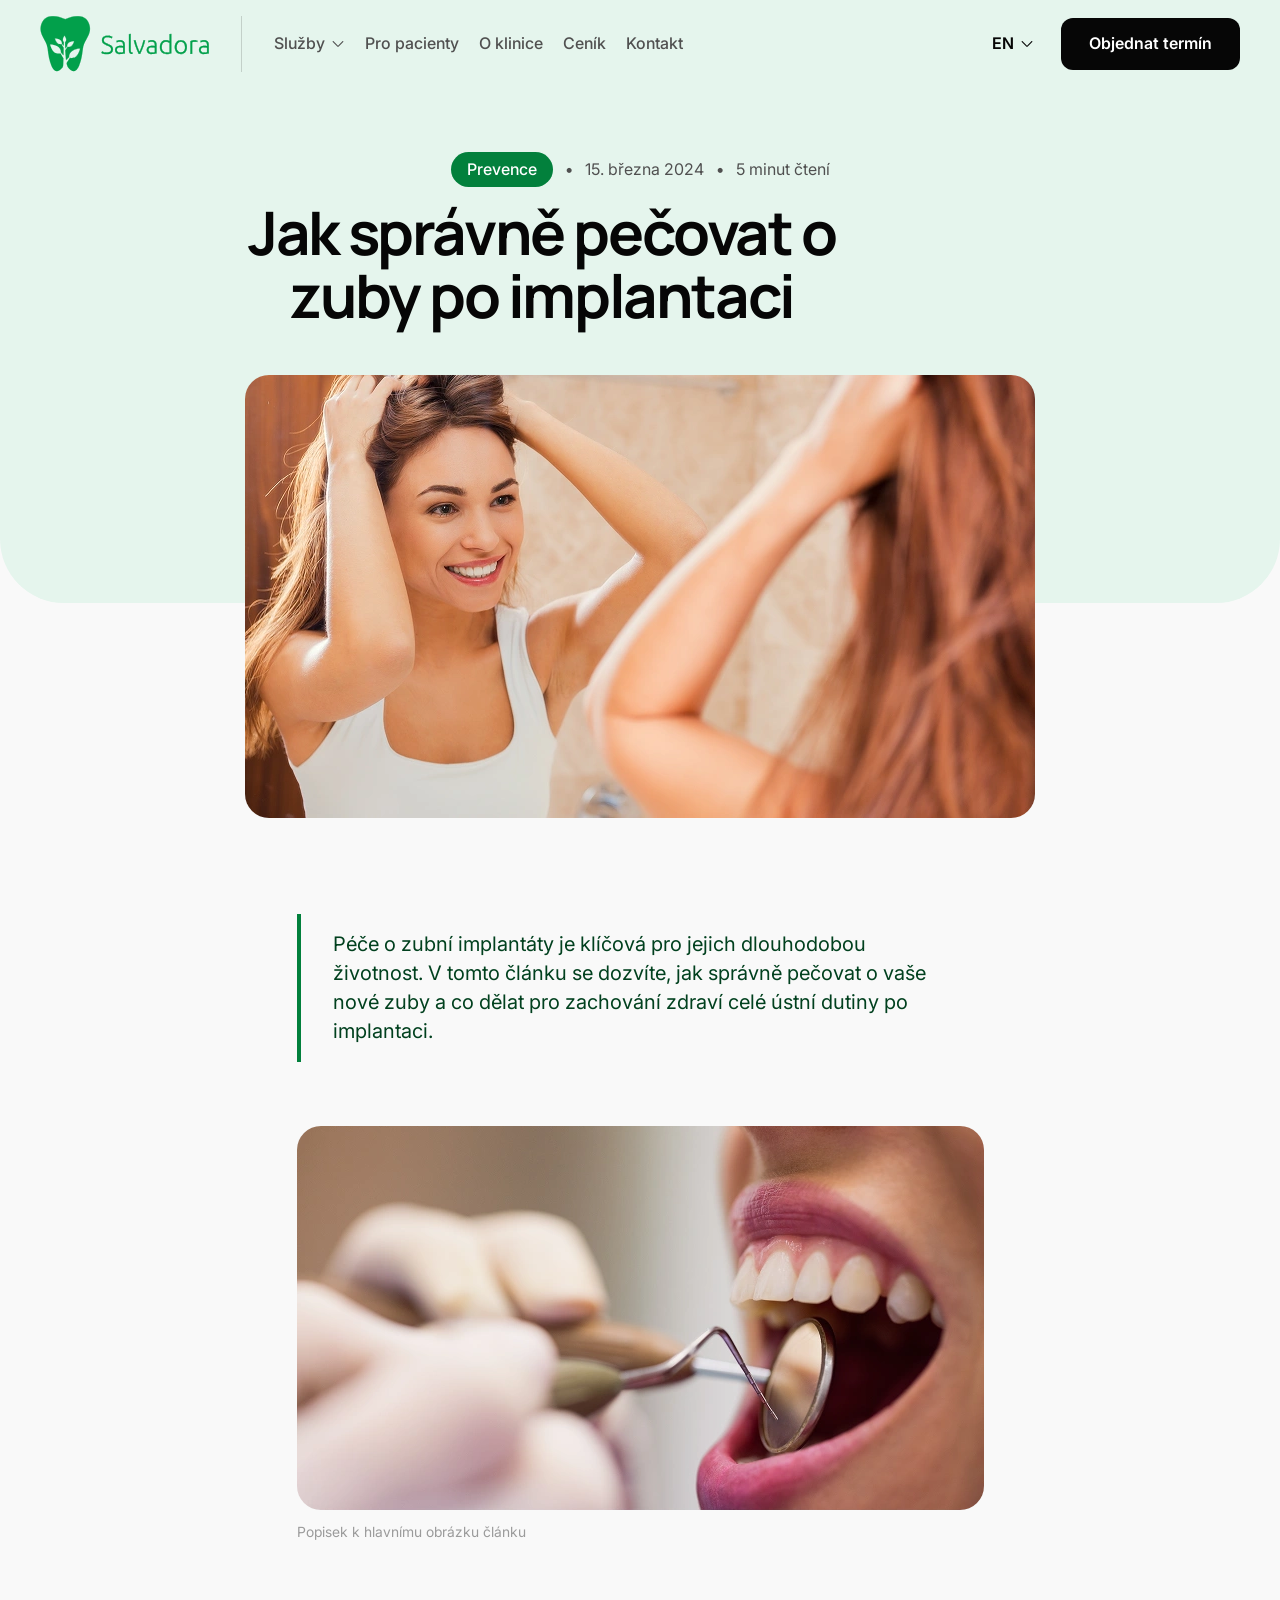
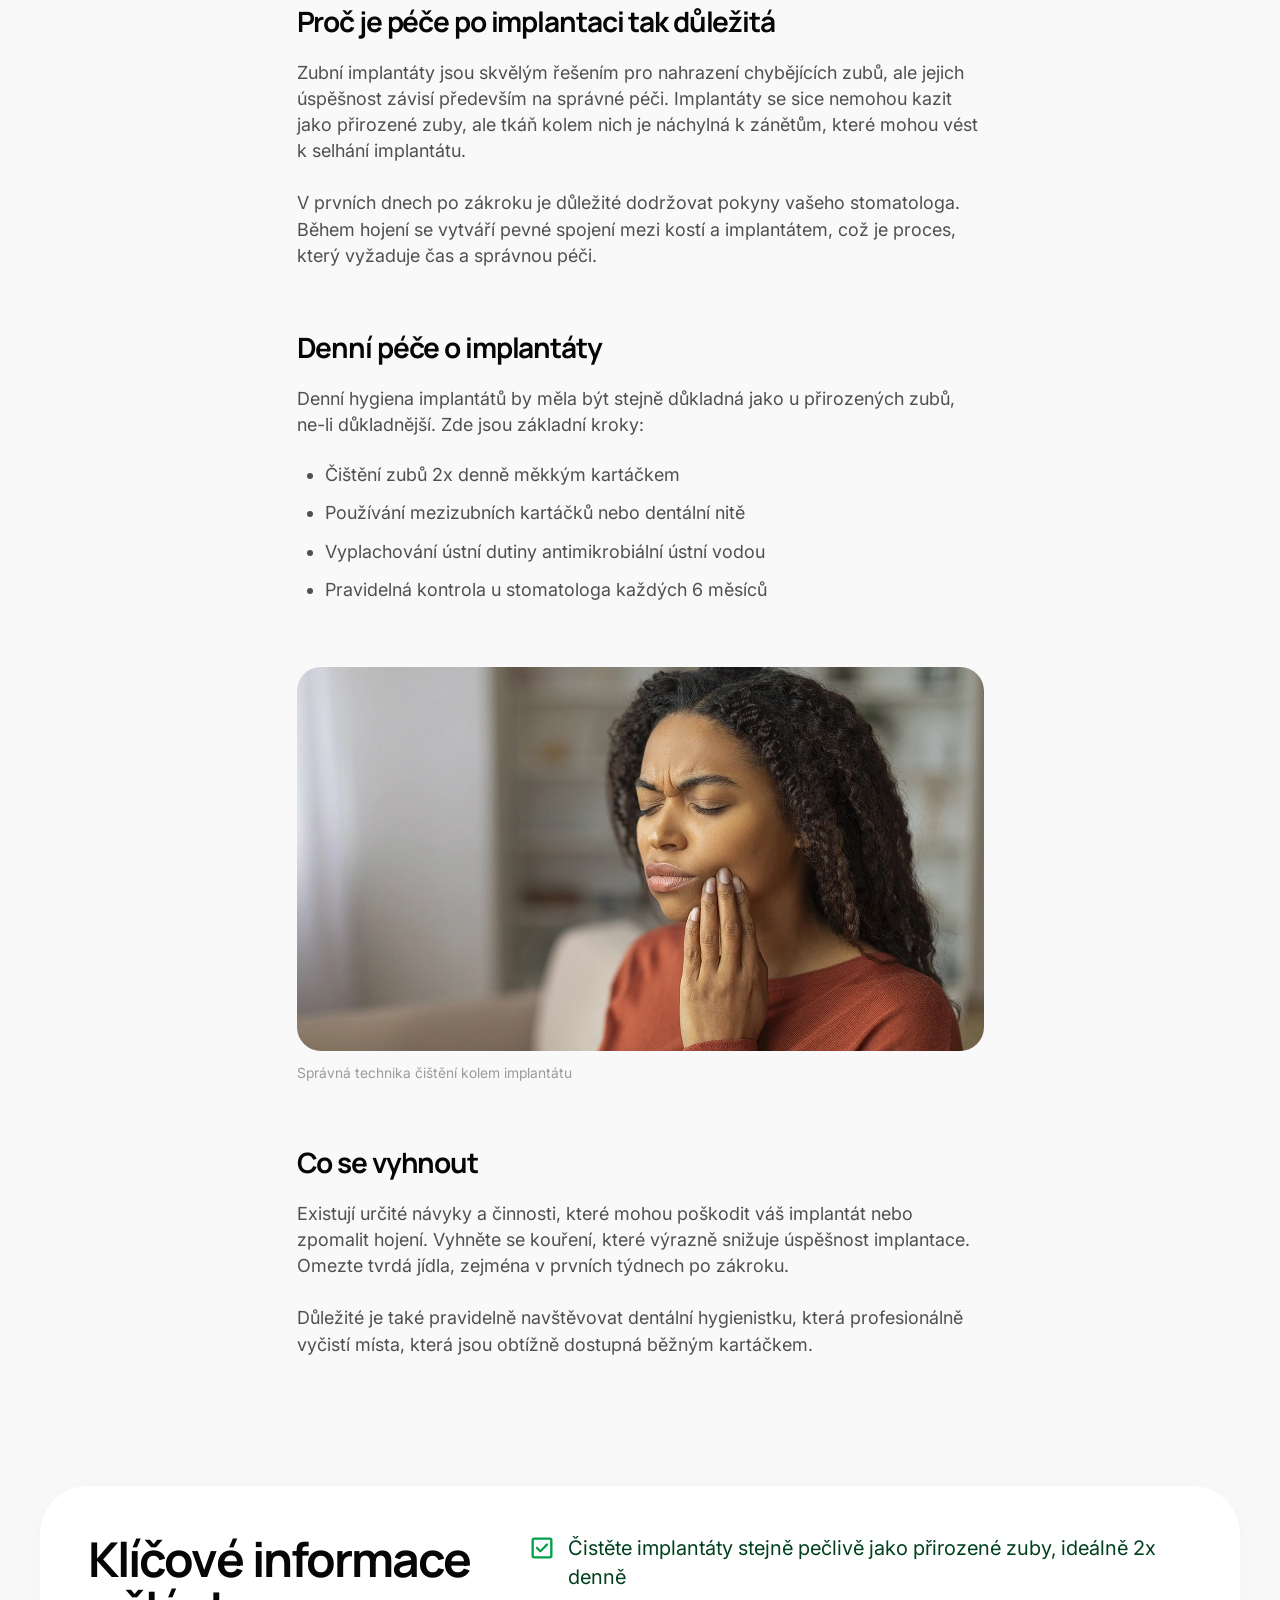
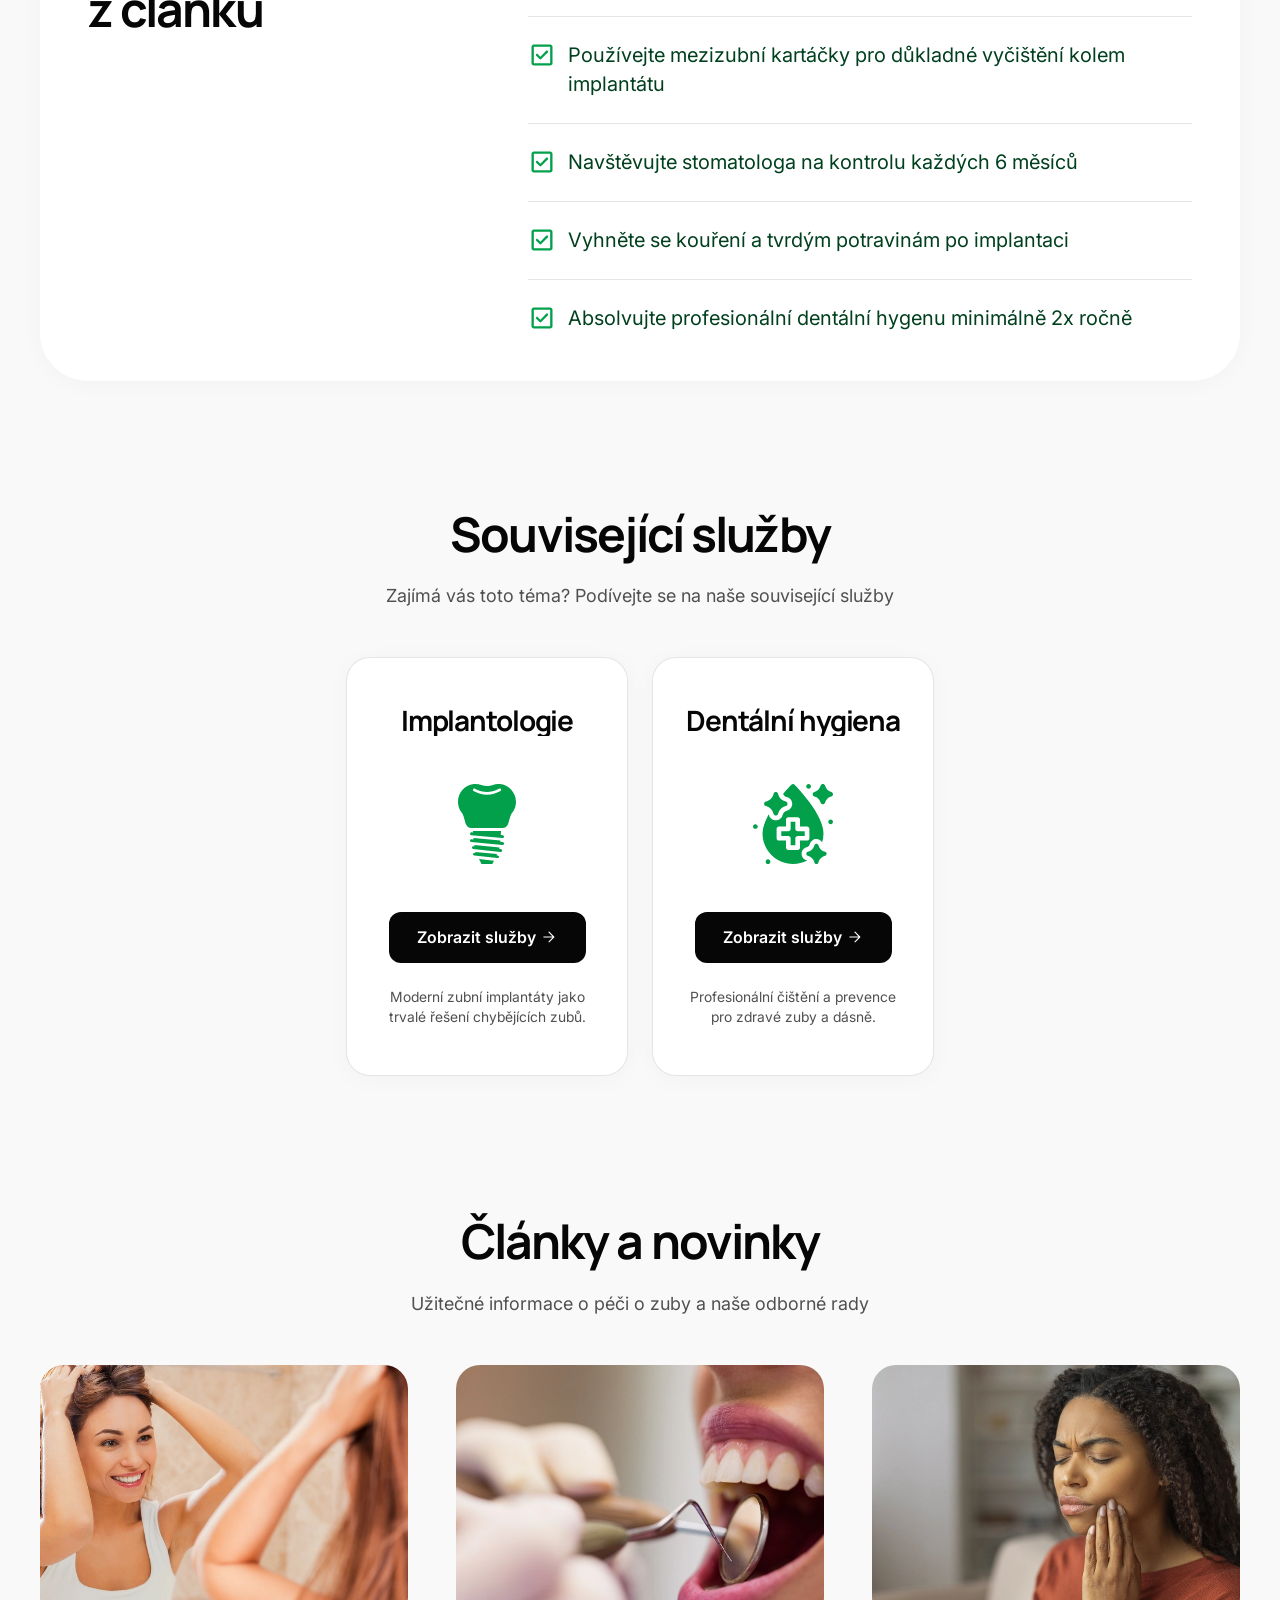
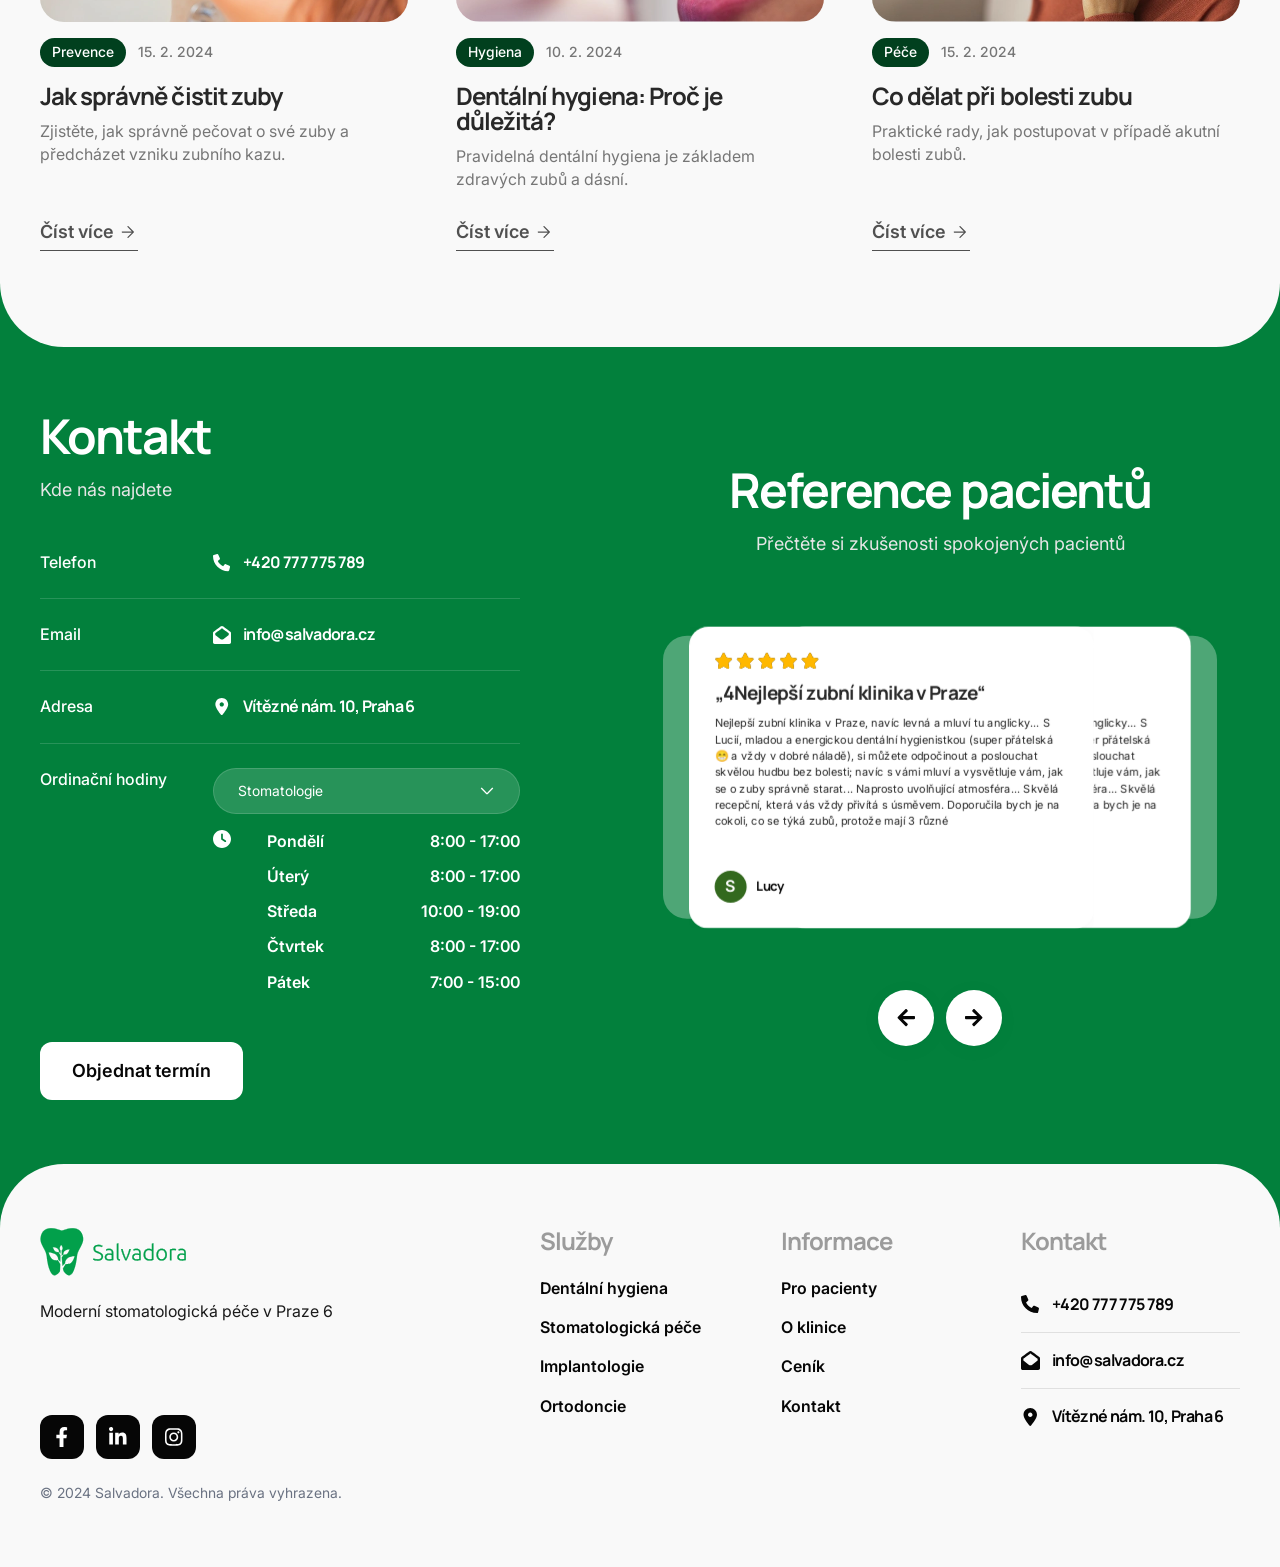
<file: src/frontend/article-detail.html>
<!doctype html>
<html lang="en">
  <head>
    <meta charset="UTF-8" />
    <meta http-equiv="X-UA-Compatible" content="IE=edge" />
    <meta name="viewport" content="width=device-width, initial-scale=1.0" />
    <link rel="icon" type="image/svg+xml" href="./images/favicon.ico" />
    <link rel="stylesheet" href="css/main.css" />
    <title>Článek-detail</title>
  </head>

  <body>
    <!-- header start
    =========================================== -->
    <header class="header bg-green" id="header">
      <div class="auto__container">
        <div class="header__inner">
          <a href="index.html" class="header__inner-logo">
            <img src="./images/logo.svg" alt="logo" />
            <img class="light" src="./images/logo-white.svg" alt="logo" />
          </a>
          <nav class="nav" id="menu">
            <div class="nav__inner">
              <ul class="nav__inner-links">
                <li>
                  <a href="service.html">
                    Služby
                    <svg>
                      <use xlink:href="#chevronBottom"></use>
                    </svg>
                  </a>
                  <ul>
                    <li>
                      <a href="#">Dentální hygiena</a>
                    </li>
                    <li>
                      <a href="service-detail.html">Stomatologická péče</a>
                    </li>
                    <li>
                      <a href="#">Implantologie</a>
                    </li>
                    <li>
                      <a href="#">Ortodoncie</a>
                    </li>
                  </ul>
                </li>
                <li>
                  <a href="for-clients.html"> Pro pacienty </a>
                </li>
                <li>
                  <a href="about.html"> O klinice </a>
                </li>
                <li>
                  <a href="pricing.html"> Ceník </a>
                </li>
                <li>
                  <a href="contact.html"> Kontakt </a>
                </li>
              </ul>
              <div class="nav__inner-buttons">
                <div class="lang">
                  <div class="lang__btn">
                    <b> CS </b>
                    <span>
                      <svg>
                        <use xlink:href="#chevronBottom"></use>
                      </svg>
                    </span>
                  </div>
                  <div class="lang__menu">
                    <button type="button" data-lang="EN">EN</button>
                    <button type="button" data-lang="DE">DE</button>
                    <button type="button" data-lang="CS">CS</button>
                  </div>
                </div>
                <button
                  type="button"
                  data-tab="#modal-1"
                  class="button primary sm modallBtn"
                >
                  Objednat termín
                </button>
              </div>
            </div>
          </nav>
          <div class="burger" id="menuBtn">
            <span></span>
          </div>
        </div>
      </div>
    </header>
    <!-- header end
    =========================================== -->
    <main class="main">
      <!-- article start
    =========================================== -->
      <section class="article">
        <div class="article__bg bg-green-light rounded-bottom"></div>
        <div class="bg-white">
          <div class="auto__container">
            <div class="article__inner editor-block">
              <div class="article__inner-title">
                <div
                  class="article__inner-row wow fadeInUp"
                  data-wow-duration=".5s"
                  data-wow-delay=".1s"
                >
                  <div class="article__inner-tag">Prevence</div>
                  <div class="article__inner-info">
                    <span class="mobRem"> • </span>
                    <p>15. března 2024</p>
                    <span> • </span>
                    <p>5 minut čtení</p>
                  </div>
                </div>
                <h1
                  class="wow fadeInUp"
                  data-wow-duration=".5s"
                  data-wow-delay=".2s"
                >
                  Jak správně pečovat o zuby po implantaci
                </h1>
              </div>
              <div
                class="articleBanner big wow fadeInUp"
                data-wow-duration=".5s"
                data-wow-delay=".3s"
              >
                <div class="articleBanner__inner">
                  <img src="./images/news/1.webp" alt="Banner" />
                </div>
              </div>
              <div class="article__inner-col">
                <div
                  class="article__inner-note wow fadeInUp"
                  data-wow-duration=".5s"
                  data-wow-delay=".4s"
                >
                  <div class="paragraph big">
                    <p>
                      Péče o zubní implantáty je klíčová pro jejich dlouhodobou
                      životnost. V tomto článku se dozvíte, jak správně pečovat
                      o vaše nové zuby a co dělat pro zachování zdraví celé
                      ústní dutiny po implantaci.
                    </p>
                  </div>
                </div>
                <div
                  class="articleBanner wow fadeInUp"
                  data-wow-duration=".5s"
                  data-wow-delay=".5s"
                >
                  <div class="articleBanner__inner">
                    <img src="./images/news/2.webp" alt="Banner" />
                  </div>
                  <div class="paragraph xsm">
                    <p>Popisek k hlavnímu obrázku článku</p>
                  </div>
                </div>
                <div
                  class="articleContent wow fadeInUp"
                  data-wow-duration=".5s"
                  data-wow-delay=".6s"
                >
                  <h3>Proč je péče po implantaci tak důležitá</h3>
                  <p>
                    Zubní implantáty jsou skvělým řešením pro nahrazení
                    chybějících zubů, ale jejich úspěšnost závisí především na
                    správné péči. Implantáty se sice nemohou kazit jako
                    přirozené zuby, ale tkáň kolem nich je náchylná k zánětům,
                    které mohou vést k selhání implantátu.
                    <br />
                    <br />
                    V prvních dnech po zákroku je důležité dodržovat pokyny
                    vašeho stomatologa. Během hojení se vytváří pevné spojení
                    mezi kostí a implantátem, což je proces, který vyžaduje čas
                    a správnou péči.
                  </p>
                </div>
                <div
                  class="articleContent wow fadeInUp"
                  data-wow-duration=".5s"
                  data-wow-delay=".7s"
                >
                  <h3>Denní péče o implantáty</h3>
                  <p>
                    Denní hygiena implantátů by měla být stejně důkladná jako u
                    přirozených zubů, ne-li důkladnější. Zde jsou základní
                    kroky:
                  </p>
                  <ul>
                    <li>Čištění zubů 2x denně měkkým kartáčkem</li>
                    <li>Používání mezizubních kartáčků nebo dentální nitě</li>
                    <li>
                      Vyplachování ústní dutiny antimikrobiální ústní vodou
                    </li>
                    <li>Pravidelná kontrola u stomatologa každých 6 měsíců</li>
                  </ul>
                </div>
                <div
                  class="articleBanner wow fadeInUp"
                  data-wow-duration=".5s"
                  data-wow-delay=".8s"
                >
                  <div class="articleBanner__inner">
                    <img src="./images/news/3.webp" alt="Banner" />
                  </div>
                  <div class="paragraph xsm">
                    <p>Správná technika čištění kolem implantátu</p>
                  </div>
                </div>
                <div
                  class="articleContent wow fadeInUp"
                  data-wow-duration=".5s"
                  data-wow-delay=".9s"
                >
                  <h3>Co se vyhnout</h3>
                  <p>
                    Existují určité návyky a činnosti, které mohou poškodit váš
                    implantát nebo zpomalit hojení. Vyhněte se kouření, které
                    výrazně snižuje úspěšnost implantace. Omezte tvrdá jídla,
                    zejména v prvních týdnech po zákroku.
                    <br />
                    <br />
                    Důležité je také pravidelně navštěvovat dentální
                    hygienistku, která profesionálně vyčistí místa, která jsou
                    obtížně dostupná běžným kartáčkem.
                  </p>
                </div>
              </div>
            </div>
          </div>
        </div>
      </section>
      <!-- article end
    =========================================== -->
      <!-- keys start
    =========================================== -->
      <section class="keys">
        <div class="bg-white">
          <div class="auto__container">
            <div class="keys__inner editor-block">
              <div class="keys__inner-main">
                <div
                  class="keys__inner-title wow fadeInLeft"
                  data-wow-duration=".5s"
                  data-wow-delay=".1s"
                >
                  <h2>Klíčové informace z článku</h2>
                </div>
                <div
                  class="keys__inner-col wow fadeInRight"
                  data-wow-duration=".5s"
                  data-wow-delay=".2s"
                >
                  <ul>
                    <li>
                      <span>
                        <svg>
                          <use xlink:href="#checkBox"></use>
                        </svg>
                      </span>
                      <div class="paragraph big">
                        <p>
                          Čistěte implantáty stejně pečlivě jako přirozené zuby,
                          ideálně 2x denně
                        </p>
                      </div>
                    </li>
                    <li>
                      <span>
                        <svg>
                          <use xlink:href="#checkBox"></use>
                        </svg>
                      </span>
                      <div class="paragraph big">
                        <p>
                          Používejte mezizubní kartáčky pro důkladné vyčištění
                          kolem implantátu
                        </p>
                      </div>
                    </li>
                    <li>
                      <span>
                        <svg>
                          <use xlink:href="#checkBox"></use>
                        </svg>
                      </span>
                      <div class="paragraph big">
                        <p>
                          Navštěvujte stomatologa na kontrolu každých 6 měsíců
                        </p>
                      </div>
                    </li>
                    <li>
                      <span>
                        <svg>
                          <use xlink:href="#checkBox"></use>
                        </svg>
                      </span>
                      <div class="paragraph big">
                        <p>
                          Vyhněte se kouření a tvrdým potravinám po implantaci
                        </p>
                      </div>
                    </li>
                    <li>
                      <span>
                        <svg>
                          <use xlink:href="#checkBox"></use>
                        </svg>
                      </span>
                      <div class="paragraph big">
                        <p>
                          Absolvujte profesionální dentální hygenu minimálně 2x
                          ročně
                        </p>
                      </div>
                    </li>
                  </ul>
                </div>
              </div>
            </div>
          </div>
        </div>
      </section>
      <!-- keys end
    =========================================== -->
      <!-- related start
    =========================================== -->
      <section class="related">
        <div class="bg-white">
          <div class="auto__container">
            <div class="related__inner editor-block">
              <div class="related__inner-title">
                <h2
                  class="wow fadeInUp"
                  data-wow-duration=".5s"
                  data-wow-delay=".1s"
                >
                  Související služby
                </h2>
                <div
                  class="paragraph wow fadeInUp"
                  data-wow-duration=".5s"
                  data-wow-delay=".2s"
                >
                  <p>
                    Zajímá vás toto téma? Podívejte se na naše související
                    služby
                  </p>
                </div>
              </div>
              <div class="related__inner-row">
                <a
                  href="service-detail.html"
                  class="relatedItem wow fadeInUp"
                  data-wow-duration=".5s"
                  data-wow-delay=".3s"
                >
                  <h3>Implantologie</h3>
                  <div class="relatedItem__icon">
                    <img src="./images/services/3.svg" alt="icon" />
                  </div>
                  <div class="button primary sm">
                    Zobrazit služby
                    <svg>
                      <use xlink:href="#arrowRight"></use>
                    </svg>
                  </div>
                  <div class="paragraph xsm">
                    <p>
                      Moderní zubní implantáty jako trvalé řešení chybějících
                      zubů.
                    </p>
                  </div>
                </a>
                <a
                  href="service-detail.html"
                  class="relatedItem wow fadeInUp"
                  data-wow-duration=".5s"
                  data-wow-delay=".4s"
                >
                  <h3>Dentální hygiena</h3>
                  <div class="relatedItem__icon">
                    <img src="./images/services/1.svg" alt="icon" />
                  </div>
                  <div class="button primary sm">
                    Zobrazit služby
                    <svg>
                      <use xlink:href="#arrowRight"></use>
                    </svg>
                  </div>
                  <div class="paragraph xsm">
                    <p>
                      Profesionální čištění a prevence pro zdravé zuby a dásně.
                    </p>
                  </div>
                </a>
              </div>
            </div>
          </div>
        </div>
      </section>
      <!-- related end
    =========================================== -->
      <!-- news start
    =========================================== -->
      <section class="news">
        <div class="bg-white rounded-bottom">
          <div class="auto__container">
            <div class="news__inner editor-block">
              <div class="news__inner-title">
                <h2
                  class="wow fadeInUp"
                  data-wow-duration=".5s"
                  data-wow-delay=".1s"
                >
                  Články a novinky
                </h2>
                <div
                  class="paragraph wow fadeInUp"
                  data-wow-duration=".5s"
                  data-wow-delay=".2s"
                >
                  <p>Užitečné informace o péči o zuby a naše odborné rady</p>
                </div>
              </div>
              <div class="news__inner-row">
                <a
                  href="article-detail.html"
                  class="newsItem wow fadeInUp"
                  data-wow-duration=".5s"
                  data-wow-delay=".3s"
                >
                  <div class="newsItem__image">
                    <img src="./images/news/1.webp" alt="News" />
                  </div>
                  <div class="newsItem__row">
                    <div class="newsItem__tag">Prevence</div>
                    <p>15. 2. 2024</p>
                  </div>
                  <div class="newsItem__title">
                    <h4>Jak správně čistit zuby</h4>
                    <div class="paragraph sm">
                      <p>
                        Zjistěte, jak správně pečovat o své zuby a předcházet
                        vzniku zubního kazu.
                      </p>
                    </div>
                  </div>
                  <div class="newsItem__foot">
                    <div class="link gray">
                      Číst více
                      <span>
                        <svg>
                          <use xlink:href="#arrowRight"></use>
                        </svg>
                      </span>
                    </div>
                  </div>
                </a>
                <a
                  href="article-detail.html"
                  class="newsItem wow fadeInUp"
                  data-wow-duration=".5s"
                  data-wow-delay=".4s"
                >
                  <div class="newsItem__image">
                    <img src="./images/news/2.webp" alt="News" />
                  </div>
                  <div class="newsItem__row">
                    <div class="newsItem__tag">Hygiena</div>
                    <p>10. 2. 2024</p>
                  </div>
                  <div class="newsItem__title">
                    <h4>Dentální hygiena: Proč je důležitá?</h4>
                    <div class="paragraph sm">
                      <p>
                        Pravidelná dentální hygiena je základem zdravých zubů a
                        dásní.
                      </p>
                    </div>
                  </div>
                  <div class="newsItem__foot">
                    <div class="link gray">
                      Číst více
                      <span>
                        <svg>
                          <use xlink:href="#arrowRight"></use>
                        </svg>
                      </span>
                    </div>
                  </div>
                </a>
                <a
                  href="article-detail.html"
                  class="newsItem wow fadeInUp"
                  data-wow-duration=".5s"
                  data-wow-delay=".5s"
                >
                  <div class="newsItem__image">
                    <img src="./images/news/3.webp" alt="News" />
                  </div>
                  <div class="newsItem__row">
                    <div class="newsItem__tag">Péče</div>
                    <p>15. 2. 2024</p>
                  </div>
                  <div class="newsItem__title">
                    <h4>Co dělat při bolesti zubu</h4>
                    <div class="paragraph sm">
                      <p>
                        Praktické rady, jak postupovat v případě akutní bolesti
                        zubů.
                      </p>
                    </div>
                  </div>
                  <div class="newsItem__foot">
                    <div class="link gray">
                      Číst více
                      <span>
                        <svg>
                          <use xlink:href="#arrowRight"></use>
                        </svg>
                      </span>
                    </div>
                  </div>
                </a>
              </div>
            </div>
          </div>
        </div>
      </section>
      <!-- news end
    =========================================== -->
      <!-- join start
    =========================================== -->
      <section class="join">
        <div class="bg-green">
          <div class="auto__container">
            <div class="join__inner editor-block">
              <div
                class="joinContact wow fadeInLeft"
                data-wow-duration=".5s"
                data-wow-delay=".2s"
              >
                <div class="joinContact__title">
                  <h2>Kontakt</h2>
                  <p>Kde nás najdete</p>
                </div>
                <div class="joinContact__col">
                  <a
                    href="tel:+420 777 775 789"
                    class="joinItem"
                    target="_blank"
                  >
                    <div class="joinItem__title">
                      <div class="paragraph">
                        <p class="sm">Telefon</p>
                      </div>
                    </div>
                    <div class="joinItem__content">
                      <div class="joinItem__info">
                        <span>
                          <svg>
                            <use xlink:href="#phoneIcon"></use>
                          </svg>
                        </span>
                        <h6>+420 777 775 789</h6>
                      </div>
                    </div>
                  </a>
                  <a
                    href="mailto:info@salvadora.cz"
                    class="joinItem"
                    target="_blank"
                  >
                    <div class="joinItem__title">
                      <div class="paragraph">
                        <p class="sm">Email</p>
                      </div>
                    </div>
                    <div class="joinItem__content">
                      <div class="joinItem__info">
                        <span>
                          <svg>
                            <use xlink:href="#mailIcon"></use>
                          </svg>
                        </span>
                        <h6>info@salvadora.cz</h6>
                      </div>
                    </div>
                  </a>
                  <a
                    href="https://maps.app.goo.gl/96EUiA7mdK3tNPhs7"
                    class="joinItem"
                    target="_blank"
                  >
                    <div class="joinItem__title">
                      <div class="paragraph">
                        <p class="sm">Adresa</p>
                      </div>
                    </div>
                    <div class="joinItem__content">
                      <div class="joinItem__info">
                        <span>
                          <svg>
                            <use xlink:href="#locationIcon"></use>
                          </svg>
                        </span>
                        <h6>Vítězné nám. 10, Praha 6</h6>
                      </div>
                    </div>
                  </a>
                  <div class="joinItem">
                    <div class="joinItem__title">
                      <div class="paragraph">
                        <p class="sm">Ordinační hodiny</p>
                      </div>
                    </div>
                    <div class="joinItem__content">
                      <div class="select">
                        <div class="select__selected">
                          <p>Stomatologie</p>
                          <svg>
                            <use xlink:href="#chevronBottom"></use>
                          </svg>
                        </div>
                        <ul class="select__options">
                          <li data-schedule="#schedule-1">Stomatologie</li>
                          <li data-schedule="#schedule-2">Dentální hygiena</li>
                          <li data-schedule="#schedule-3">Rentgen</li>
                        </ul>
                      </div>
                      <div class="joinItem__schedule active" id="schedule-1">
                        <span>
                          <svg>
                            <use xlink:href="#clockIcon"></use>
                          </svg>
                        </span>
                        <ul>
                          <li>
                            <p>Pondělí</p>
                            <p>8:00 - 17:00</p>
                          </li>
                          <li>
                            <p>Úterý</p>
                            <p>8:00 - 17:00</p>
                          </li>
                          <li>
                            <p>Středa</p>
                            <p>10:00 - 19:00</p>
                          </li>
                          <li>
                            <p>Čtvrtek</p>
                            <p>8:00 - 17:00</p>
                          </li>
                          <li>
                            <p>Pátek</p>
                            <p>7:00 - 15:00</p>
                          </li>
                        </ul>
                      </div>
                      <div class="joinItem__schedule" id="schedule-2">
                        <span>
                          <svg>
                            <use xlink:href="#clockIcon"></use>
                          </svg>
                        </span>
                        <ul>
                          <li>
                            <p>Pondělí</p>
                            <p>7:00 - 17:00</p>
                          </li>
                          <li>
                            <p>Úterý</p>
                            <p>8:30 - 17:00</p>
                          </li>
                          <li>
                            <p>Středa</p>
                            <p>10:00 - 19:00</p>
                          </li>
                          <li>
                            <p>Čtvrtek</p>
                            <p>8:00 - 17:00</p>
                          </li>
                          <li>
                            <p>Pátek</p>
                            <p>8:00 - 15:00</p>
                          </li>
                        </ul>
                      </div>
                      <div class="joinItem__schedule" id="schedule-3">
                        <span>
                          <svg>
                            <use xlink:href="#clockIcon"></use>
                          </svg>
                        </span>
                        <ul>
                          <li>
                            <p>Pondělí</p>
                            <p>8:00 - 16:30</p>
                          </li>
                          <li>
                            <p>Úterý</p>
                            <p>8:00 - 16:30</p>
                          </li>
                          <li>
                            <p>Středa</p>
                            <p>8:00 - 16:30</p>
                          </li>
                          <li>
                            <p>Čtvrtek</p>
                            <p>8:00 - 16:30</p>
                          </li>
                          <li>
                            <p>Pátek</p>
                            <p>8:00 - 15:00</p>
                          </li>
                        </ul>
                      </div>
                    </div>
                  </div>
                </div>
                <div class="joinContact__foot">
                  <button
                    type="button"
                    data-tab="#modal-1"
                    class="button secondary modallBtn"
                  >
                    Objednat termín
                  </button>
                </div>
              </div>
              <div class="joinRef">
                <div
                  class="joinRef__title wow fadeIn"
                  data-wow-duration=".5s"
                  data-wow-delay=".4s"
                >
                  <h2>Reference pacientů</h2>
                  <p>Přečtěte si zkušenosti spokojených pacientů</p>
                </div>
                <div class="joinRef__wrapper">
                  <div class="joinRef__slider">
                    <div class="swiper-wrapper">
                      <div class="swiper-slide">
                        <div class="joinSlide">
                          <div class="joinSlide__stars">
                            <img
                              src="./images/join/stars-empty.svg"
                              alt="stars"
                            />
                            <div
                              class="joinSlide__stars-overlay"
                              style="max-width: 100%"
                            >
                              <img
                                src="./images/join/stars-filled.svg"
                                alt="stars"
                              />
                            </div>
                          </div>
                          <div class="joinSlide__content">
                            <h4>„Nejlepší zubní klinika v Praze“</h4>
                            <div class="paragraph xsm">
                              <p>
                                Nejlepší zubní klinika v Praze, navíc levná a
                                mluví tu anglicky... S Lucií, mladou a
                                energickou dentální hygienistkou (super
                                přátelská 😁 a vždy v dobré náladě), si můžete
                                odpočinout a poslouchat skvělou hudbu bez
                                bolesti; navíc s vámi mluví a vysvětluje vám,
                                jak se o zuby správně starat... Naprosto
                                uvolňující atmosféra... Skvělá recepční, která
                                vás vždy přivítá s úsměvem. Doporučila bych je
                                na cokoli, co se týká zubů, protože mají 3 různé
                                specialisty a jsou velmi vstřícní k dětem.
                                Naprosto je miluju...
                              </p>
                            </div>
                          </div>
                          <div class="joinSlide__profile">
                            <div class="joinSlide__avatar">
                              <p>S</p>
                            </div>
                            <div class="joinSlide__name">
                              <h6>Lucy</h6>
                            </div>
                          </div>
                        </div>
                      </div>
                      <div class="swiper-slide">
                        <div class="joinSlide">
                          <div class="joinSlide__stars">
                            <img
                              src="./images/join/stars-empty.svg"
                              alt="stars"
                            />
                            <div
                              class="joinSlide__stars-overlay"
                              style="max-width: 80%"
                            >
                              <img
                                src="./images/join/stars-filled.svg"
                                alt="stars"
                              />
                            </div>
                          </div>
                          <div class="joinSlide__content">
                            <h4>„2Nejlepší zubní klinika v Praze“</h4>
                            <div class="paragraph xsm">
                              <p>
                                Nejlepší zubní klinika v Praze, navíc levná a
                                mluví tu anglicky... S Lucií, mladou a
                                energickou dentální hygienistkou (super
                                přátelská 😁 a vždy v dobré náladě), si můžete
                                odpočinout a poslouchat skvělou hudbu bez
                                bolesti; navíc s vámi mluví a vysvětluje vám,
                                jak se o zuby správně starat... Naprosto
                                uvolňující atmosféra... Skvělá recepční, která
                              </p>
                            </div>
                          </div>
                          <div class="joinSlide__profile">
                            <div class="joinSlide__avatar">
                              <p>S</p>
                            </div>
                            <div class="joinSlide__name">
                              <h6>Lucy</h6>
                            </div>
                          </div>
                        </div>
                      </div>
                      <div class="swiper-slide">
                        <div class="joinSlide">
                          <div class="joinSlide__stars">
                            <img
                              src="./images/join/stars-empty.svg"
                              alt="stars"
                            />
                            <div
                              class="joinSlide__stars-overlay"
                              style="max-width: 100%"
                            >
                              <img
                                src="./images/join/stars-filled.svg"
                                alt="stars"
                              />
                            </div>
                          </div>
                          <div class="joinSlide__content">
                            <h4>„3Nejlepší zubní klinika v Praze“</h4>
                            <div class="paragraph xsm">
                              <p>
                                Nejlepší zubní klinika v Praze, navíc levná a
                                mluví tu anglicky... S Lucií, mladou a
                                energickou dentální hygienistkou (super
                                přátelská 😁 a vždy v dobré náladě), si můžete
                                odpočinout a poslouchat skvělou hudbu bez
                                bolesti; navíc s vámi mluví a vysvětluje vám,
                                jak se o zuby správně starat... Naprosto
                                uvolňující atmosféra... Skvělá recepční, která
                                vás vždy přivítá s úsměvem. Doporučila bych je
                                na cokoli, co se týká zubů, protože mají 3 různé
                                specialisty a jsou velmi vstřícní k dětem.
                                Naprosto je miluju...
                              </p>
                            </div>
                          </div>
                          <div class="joinSlide__profile">
                            <div class="joinSlide__avatar">
                              <p>S</p>
                            </div>
                            <div class="joinSlide__name">
                              <h6>Lucy</h6>
                            </div>
                          </div>
                        </div>
                      </div>
                      <div class="swiper-slide">
                        <div class="joinSlide">
                          <div class="joinSlide__stars">
                            <img
                              src="./images/join/stars-empty.svg"
                              alt="stars"
                            />
                            <div
                              class="joinSlide__stars-overlay"
                              style="max-width: 100%"
                            >
                              <img
                                src="./images/join/stars-filled.svg"
                                alt="stars"
                              />
                            </div>
                          </div>
                          <div class="joinSlide__content">
                            <h4>„4Nejlepší zubní klinika v Praze“</h4>
                            <div class="paragraph xsm">
                              <p>
                                Nejlepší zubní klinika v Praze, navíc levná a
                                mluví tu anglicky... S Lucií, mladou a
                                energickou dentální hygienistkou (super
                                přátelská 😁 a vždy v dobré náladě), si můžete
                                odpočinout a poslouchat skvělou hudbu bez
                                bolesti; navíc s vámi mluví a vysvětluje vám,
                                jak se o zuby správně starat... Naprosto
                                uvolňující atmosféra... Skvělá recepční, která
                                vás vždy přivítá s úsměvem. Doporučila bych je
                                na cokoli, co se týká zubů, protože mají 3 různé
                              </p>
                            </div>
                          </div>
                          <div class="joinSlide__profile">
                            <div class="joinSlide__avatar">
                              <p>S</p>
                            </div>
                            <div class="joinSlide__name">
                              <h6>Lucy</h6>
                            </div>
                          </div>
                        </div>
                      </div>
                    </div>
                  </div>
                  <div class="swiper-buttons">
                    <button type="button" class="swiper-button-prev">
                      <svg>
                        <use xlink:href="#arrowRightSm"></use>
                      </svg>
                    </button>
                    <button type="button" class="swiper-button-next">
                      <svg>
                        <use xlink:href="#arrowRightSm"></use>
                      </svg>
                    </button>
                  </div>
                </div>
              </div>
            </div>
          </div>
        </div>
      </section>
      <!-- join end
    =========================================== -->
    </main>
    <!-- footer start
    =========================================== -->
    <footer class="footer">
      <div class="auto__container">
        <div class="footer__inner">
          <div class="footer__inner-row">
            <div class="footer__inner-main">
              <a href="index.html" class="footer__inner-logo">
                <img src="./images/logo.svg" alt="logo" />
              </a>
              <div class="paragraph sm">
                <p>Moderní stomatologická péče v Praze 6</p>
              </div>
            </div>
            <div class="footer__inner-links">
              <div class="footer__inner-col">
                <h4>Služby</h4>
                <a href="#"> Dentální hygiena </a>
                <a href="service-detail.html"> Stomatologická péče </a>
                <a href="#"> Implantologie </a>
                <a href="#"> Ortodoncie </a>
              </div>
              <div class="footer__inner-col">
                <h4>Informace</h4>
                <a href="for-clients.html"> Pro pacienty </a>
                <a href="about.html"> O klinice </a>
                <a href="pricing.html"> Ceník </a>
                <a href="contact.html"> Kontakt </a>
              </div>
              <div class="footer__inner-col">
                <h4>Kontakt</h4>
                <a href="tel:+420 777 775 789" class="footerItem">
                  <span>
                    <svg>
                      <use xlink:href="#phoneIcon"></use>
                    </svg>
                  </span>
                  <h6>+420 777 775 789</h6>
                </a>
                <a href="mailto:info@salvadora.cz" class="footerItem">
                  <span>
                    <svg>
                      <use xlink:href="#mailIcon"></use>
                    </svg>
                  </span>
                  <h6>info@salvadora.cz</h6>
                </a>
                <a
                  href="https://maps.app.goo.gl/96EUiA7mdK3tNPhs7"
                  class="footerItem"
                  target="_blank"
                >
                  <span>
                    <svg>
                      <use xlink:href="#locationIcon"></use>
                    </svg>
                  </span>
                  <h6>Vítězné nám. 10, Praha 6</h6>
                </a>
              </div>
            </div>
          </div>
          <div class="footer__inner-copy">
            <div class="footer__inner-social">
              <a href="#">
                <svg>
                  <use xlink:href="#facebook"></use>
                </svg>
              </a>
              <a href="#">
                <svg>
                  <use xlink:href="#linkedin"></use>
                </svg>
              </a>
              <a href="#">
                <svg>
                  <use xlink:href="#instagram"></use>
                </svg>
              </a>
            </div>
            <div class="paragraph xsm">
              <p>© 2024 Salvadora. Všechna práva vyhrazena.</p>
            </div>
          </div>
        </div>
      </div>
    </footer>
    <!-- footer end
    =========================================== -->
    <!-- modals start-->
    <div class="modall" id="modal-1">
      <form action="#" class="modall__inner">
        <div class="modallMain">
          <div class="modall__inner-head">
            <div class="modall__inner-title">
              <h3>Kontaktujte nás</h3>
            </div>
            <div class="modall__inner-close modallClose" data-modal="modal-1">
              <svg>
                <use xlink:href="#closeIcon"></use>
              </svg>
            </div>
          </div>
          <div class="modallForm">
            <div class="modallForm__row">
              <label class="input__outer big">
                <p>Jméno</p>
                <div class="input">
                  <input type="text" placeholder="Zadejte sem..." />
                </div>
              </label>
              <label class="input__outer">
                <p>E-mail</p>
                <div class="input">
                  <input type="email" placeholder="Zadejte sem..." />
                </div>
              </label>
              <label class="input__outer">
                <p>Telefon</p>
                <div class="input">
                  <input type="tel" placeholder="Zadejte sem..." />
                </div>
              </label>
              <label class="input__outer big">
                <p>Zpráva</p>
                <div class="input">
                  <textarea
                    name=""
                    id=""
                    rows="5"
                    placeholder="Zadejte sem..."
                  ></textarea>
                </div>
              </label>
            </div>
            <label class="check">
              <div class="check__box">
                <input type="checkbox" />
                <span> </span>
              </div>
              <p>
                Souhlasím se zásadami ochrany osobních údajů společnosti
                Savadora
              </p>
            </label>
          </div>
        </div>
        <div class="modall__inner-foot">
          <button type="submit" class="button primary sm">
            Odeslat zprávu
          </button>
        </div>
      </form>
    </div>
    <!-- modals end-->
    <!-- Sprites
    =========================================== -->
    <svg style="display: none">
      <symbol id="checkBox" viewBox="0 0 28 28">
        <path
          d="M12.3667 15.6333L9.85833 13.125C9.64444 12.9111 9.37222 12.8042 9.04167 12.8042C8.71111 12.8042 8.43889 12.9111 8.225 13.125C8.01111 13.3389 7.90417 13.6111 7.90417 13.9417C7.90417 14.2722 8.01111 14.5444 8.225 14.7583L11.55 18.0833C11.7833 18.3167 12.0556 18.4333 12.3667 18.4333C12.6778 18.4333 12.95 18.3167 13.1833 18.0833L19.775 11.4917C19.9889 11.2778 20.0958 11.0056 20.0958 10.675C20.0958 10.3444 19.9889 10.0722 19.775 9.85833C19.5611 9.64444 19.2889 9.5375 18.9583 9.5375C18.6278 9.5375 18.3556 9.64444 18.1417 9.85833L12.3667 15.6333ZM5.83333 24.5C5.19167 24.5 4.64236 24.2715 4.18542 23.8146C3.72847 23.3576 3.5 22.8083 3.5 22.1667V5.83333C3.5 5.19167 3.72847 4.64236 4.18542 4.18542C4.64236 3.72847 5.19167 3.5 5.83333 3.5H22.1667C22.8083 3.5 23.3576 3.72847 23.8146 4.18542C24.2715 4.64236 24.5 5.19167 24.5 5.83333V22.1667C24.5 22.8083 24.2715 23.3576 23.8146 23.8146C23.3576 24.2715 22.8083 24.5 22.1667 24.5H5.83333ZM5.83333 22.1667H22.1667V5.83333H5.83333V22.1667Z"
          fill="currentColor"
        />
      </symbol>
      <symbol id="checkIcon" viewBox="0 0 18 18">
        <path
          d="M7.16229 11.3625L13.5185 5.00625C13.6685 4.85625 13.8435 4.78125 14.0435 4.78125C14.2435 4.78125 14.4185 4.85625 14.5685 5.00625C14.7185 5.15625 14.7935 5.33438 14.7935 5.54063C14.7935 5.74688 14.7185 5.925 14.5685 6.075L7.68729 12.975C7.53729 13.125 7.36229 13.2 7.16229 13.2C6.96229 13.2 6.78729 13.125 6.63729 12.975L3.41229 9.75C3.26229 9.6 3.19041 9.42188 3.19666 9.21563C3.20291 9.00938 3.28104 8.83125 3.43104 8.68125C3.58104 8.53125 3.75916 8.45625 3.96541 8.45625C4.17166 8.45625 4.34979 8.53125 4.49979 8.68125L7.16229 11.3625Z"
          fill="currentColor"
        />
      </symbol>
      <symbol id="arrowRight" viewBox="0 0 24 24">
        <path
          d="M16.627 12.75H5.25C5.03717 12.75 4.859 12.6782 4.7155 12.5345C4.57183 12.391 4.5 12.2128 4.5 12C4.5 11.7872 4.57183 11.609 4.7155 11.4655C4.859 11.3218 5.03717 11.25 5.25 11.25H16.627L11.4577 6.08076C11.3091 5.93209 11.2357 5.75809 11.2375 5.55876C11.2395 5.35942 11.318 5.18217 11.473 5.02701C11.6282 4.88217 11.8038 4.80717 12 4.80201C12.1962 4.79684 12.3718 4.87184 12.527 5.02701L18.8673 11.3673C18.9609 11.4609 19.0269 11.5597 19.0652 11.6635C19.1037 11.7673 19.123 11.8795 19.123 12C19.123 12.1205 19.1037 12.2327 19.0652 12.3365C19.0269 12.4403 18.9609 12.5391 18.8673 12.6328L12.527 18.973C12.3885 19.1115 12.217 19.1823 12.0125 19.1855C11.808 19.1887 11.6282 19.1178 11.473 18.973C11.318 18.8178 11.2405 18.6397 11.2405 18.4385C11.2405 18.2372 11.318 18.0589 11.473 17.9038L16.627 12.75Z"
          fill="currentColor"
        />
      </symbol>
      <symbol id="arrowRightSm" viewBox="0 0 18 18">
        <path
          d="M7.42188 1.21094L8.28125 0.351562C8.67188 0 9.25781 0 9.60938 0.351562L17.2266 7.92969C17.5781 8.32031 17.5781 8.90625 17.2266 9.25781L9.60938 16.875C9.25781 17.2266 8.67188 17.2266 8.28125 16.875L7.42188 16.0156C7.07031 15.625 7.07031 15.0391 7.42188 14.6484L12.1484 10.1562H0.9375C0.390625 10.1562 0 9.76562 0 9.21875V7.96875C0 7.46094 0.390625 7.03125 0.9375 7.03125H12.1484L7.42188 2.57812C7.07031 2.1875 7.03125 1.60156 7.42188 1.21094Z"
          fill="currentColor"
        />
      </symbol>
      <symbol id="chevronBottom" viewBox="0 0 20 20">
        <path
          d="M10 12.3463L16.2773 6.06897C16.4429 5.90341 16.6378 5.82272 16.8621 5.82688C17.0865 5.83119 17.2815 5.91612 17.4471 6.08168C17.6126 6.24737 17.6954 6.44237 17.6954 6.66668C17.6954 6.89098 17.6126 7.08598 17.4471 7.25168L11.0673 13.6442C10.9166 13.7949 10.7478 13.9065 10.5608 13.9792C10.3739 14.0518 10.187 14.0881 10 14.0881C9.81307 14.0881 9.62612 14.0518 9.43918 13.9792C9.25223 13.9065 9.08342 13.7949 8.93272 13.6442L2.54001 7.25168C2.37446 7.08598 2.29383 6.88883 2.29814 6.66022C2.30244 6.43161 2.38737 6.23452 2.55293 6.06897C2.71848 5.90341 2.91348 5.82063 3.13793 5.82063C3.36223 5.82063 3.55717 5.90341 3.72272 6.06897L10 12.3463Z"
          fill="currentColor"
        />
      </symbol>
      <symbol id="mailIcon" viewBox="0 0 18 18">
        <path
          d="M17.332 5.73047C17.7539 6.04688 18 6.53906 18 7.06641V16.3477C18 17.2617 17.2266 18 16.3125 18H1.6875C0.738281 18 0 17.2617 0 16.3125V7.06641C0 6.53906 0.210938 6.04688 0.632812 5.73047C1.51172 5.02734 2.21484 4.5 6.39844 1.47656C6.99609 1.05469 8.15625 0 8.96484 0H9C9.80859 0 10.9688 1.05469 11.5664 1.47656C15.75 4.5 16.4531 5.0625 17.332 5.73047ZM10.6523 12.9375L15.75 8.96484V7.34766C14.9766 6.75 14.0625 6.08203 10.2305 3.30469C10.125 3.19922 9.98438 3.09375 9.84375 2.98828C9.66797 2.84766 9.28125 2.53125 9 2.35547C8.68359 2.53125 8.29688 2.84766 8.12109 2.98828C7.98047 3.09375 7.83984 3.19922 7.73438 3.26953C3.86719 6.08203 2.98828 6.75 2.25 7.34766V8.96484L7.3125 12.9375C7.80469 13.3242 8.40234 13.5 9 13.5C9.5625 13.5 10.1602 13.3242 10.6523 12.9375Z"
          fill="currentColor"
        />
      </symbol>
      <symbol id="phoneIcon" viewBox="0 0 19 19">
        <path
          d="M17.9648 13.6758L17.1211 17.2266C17.0156 17.7539 16.5938 18.1055 16.0664 18.1055C7.20703 18.0703 0 10.8633 0 2.00391C0 1.47656 0.316406 1.05469 0.84375 0.949219L4.39453 0.105469C4.88672 0 5.41406 0.28125 5.625 0.738281L7.27734 4.57031C7.45312 5.02734 7.34766 5.55469 6.96094 5.83594L5.0625 7.38281C6.25781 9.80859 8.22656 11.7773 10.6875 12.9727L12.2344 11.0742C12.5156 10.7227 13.043 10.582 13.5 10.7578L17.332 12.4102C17.7891 12.6562 18.0703 13.1836 17.9648 13.6758Z"
          fill="currentColor"
        />
      </symbol>
      <symbol id="locationIcon" viewBox="0 0 14 19">
        <path
          d="M5.90625 17.5781C4.07812 15.293 0 9.84375 0 6.75C0 3.02344 2.98828 0 6.75 0C10.4766 0 13.5 3.02344 13.5 6.75C13.5 9.84375 9.38672 15.293 7.55859 17.5781C7.13672 18.1055 6.32812 18.1055 5.90625 17.5781ZM6.75 9C7.98047 9 9 8.01562 9 6.75C9 5.51953 7.98047 4.5 6.75 4.5C5.48438 4.5 4.5 5.51953 4.5 6.75C4.5 8.01562 5.48438 9 6.75 9Z"
          fill="currentColor"
        />
      </symbol>
      <symbol id="clockIcon" viewBox="0 0 18 18">
        <path
          d="M9 18C4.00781 18 0 13.9922 0 9C0 4.04297 4.00781 0 9 0C13.957 0 18 4.04297 18 9C18 13.9922 13.957 18 9 18ZM8.15625 9C8.15625 9.28125 8.29688 9.5625 8.50781 9.70312L11.8828 11.9531C12.2695 12.2344 12.7969 12.1289 13.043 11.7422C13.3242 11.3555 13.2188 10.8281 12.832 10.5469L9.84375 8.57812V4.21875C9.84375 3.76172 9.45703 3.375 8.96484 3.375C8.50781 3.375 8.12109 3.76172 8.12109 4.21875L8.15625 9Z"
          fill="currentColor"
        />
      </symbol>
      <symbol id="searchIcon" viewBox="0 0 24 24">
        <path
          d="M9.51906 15.6152C7.81139 15.6152 6.36522 15.023 5.18056 13.8385C3.99606 12.6538 3.40381 11.2077 3.40381 9.5C3.40381 7.79233 3.99606 6.34617 5.18056 5.1615C6.36522 3.977 7.81139 3.38475 9.51906 3.38475C11.2267 3.38475 12.6729 3.977 13.8576 5.1615C15.0421 6.34617 15.6343 7.79233 15.6343 9.5C15.6343 10.2142 15.5145 10.8963 15.2748 11.5463C15.035 12.1962 14.7151 12.7616 14.3151 13.2423L20.0691 18.9962C20.2076 19.1346 20.2784 19.3086 20.2816 19.5182C20.2847 19.7279 20.2139 19.9052 20.0691 20.05C19.9242 20.1948 19.7486 20.2673 19.5421 20.2673C19.3357 20.2673 19.1601 20.1948 19.0153 20.05L13.2613 14.296C12.7613 14.7088 12.1863 15.0319 11.5363 15.2653C10.8863 15.4986 10.2139 15.6152 9.51906 15.6152ZM9.51906 14.1155C10.8076 14.1155 11.8989 13.6683 12.7931 12.774C13.6874 11.8798 14.1346 10.7885 14.1346 9.5C14.1346 8.2115 13.6874 7.12017 12.7931 6.226C11.8989 5.33167 10.8076 4.8845 9.51906 4.8845C8.23056 4.8845 7.13923 5.33167 6.24506 6.226C5.35072 7.12017 4.90356 8.2115 4.90356 9.5C4.90356 10.7885 5.35072 11.8798 6.24506 12.774C7.13923 13.6683 8.23056 14.1155 9.51906 14.1155Z"
          fill="currentColor"
        />
      </symbol>
      <symbol id="facebook" viewBox="0 0 44 44">
        <path
          d="M26.3984 23.25H23.4688V32H19.5625V23.25H16.3594V19.6562H19.5625V16.8828C19.5625 13.7578 21.4375 12 24.2891 12C25.6562 12 27.1016 12.2734 27.1016 12.2734V15.3594H25.5C23.9375 15.3594 23.4688 16.2969 23.4688 17.3125V19.6562H26.9453L26.3984 23.25Z"
          fill="currentColor"
        />
      </symbol>
      <symbol id="linkedin" viewBox="0 0 44 44">
        <path
          d="M16.9062 29.5H13.2734V17.8203H16.9062V29.5ZM15.0703 16.2578C13.9375 16.2578 13 15.2812 13 14.1094C13 12.5078 14.7188 11.4922 16.125 12.3125C16.7891 12.6641 17.1797 13.3672 17.1797 14.1094C17.1797 15.2812 16.2422 16.2578 15.0703 16.2578ZM30.4609 29.5H26.8672V23.8359C26.8672 22.4688 26.8281 20.75 24.9531 20.75C23.0781 20.75 22.8047 22.1953 22.8047 23.7188V29.5H19.1719V17.8203H22.6484V19.4219H22.6875C23.1953 18.5234 24.3672 17.5469 26.125 17.5469C29.7969 17.5469 30.5 19.9688 30.5 23.0938V29.5H30.4609Z"
          fill="currentColor"
        />
      </symbol>
      <symbol id="instagram" viewBox="0 0 44 44">
        <path
          d="M21.75 17.5078C24.2109 17.5078 26.2422 19.5391 26.2422 22C26.2422 24.5 24.2109 26.4922 21.75 26.4922C19.25 26.4922 17.2578 24.5 17.2578 22C17.2578 19.5391 19.25 17.5078 21.75 17.5078ZM21.75 24.9297C23.3516 24.9297 24.6406 23.6406 24.6406 22C24.6406 20.3984 23.3516 19.1094 21.75 19.1094C20.1094 19.1094 18.8203 20.3984 18.8203 22C18.8203 23.6406 20.1484 24.9297 21.75 24.9297ZM27.4531 17.3516C27.4531 16.7656 26.9844 16.2969 26.3984 16.2969C25.8125 16.2969 25.3438 16.7656 25.3438 17.3516C25.3438 17.9375 25.8125 18.4062 26.3984 18.4062C26.9844 18.4062 27.4531 17.9375 27.4531 17.3516ZM30.4219 18.4062C30.5 19.8516 30.5 24.1875 30.4219 25.6328C30.3438 27.0391 30.0312 28.25 29.0156 29.3047C28 30.3203 26.75 30.6328 25.3438 30.7109C23.8984 30.7891 19.5625 30.7891 18.1172 30.7109C16.7109 30.6328 15.5 30.3203 14.4453 29.3047C13.4297 28.25 13.1172 27.0391 13.0391 25.6328C12.9609 24.1875 12.9609 19.8516 13.0391 18.4062C13.1172 17 13.4297 15.75 14.4453 14.7344C15.5 13.7188 16.7109 13.4062 18.1172 13.3281C19.5625 13.25 23.8984 13.25 25.3438 13.3281C26.75 13.4062 28 13.7188 29.0156 14.7344C30.0312 15.75 30.3438 17 30.4219 18.4062ZM28.5469 27.1562C29.0156 26.0234 28.8984 23.2891 28.8984 22C28.8984 20.75 29.0156 18.0156 28.5469 16.8438C28.2344 16.1016 27.6484 15.4766 26.9062 15.2031C25.7344 14.7344 23 14.8516 21.75 14.8516C20.4609 14.8516 17.7266 14.7344 16.5938 15.2031C15.8125 15.5156 15.2266 16.1016 14.9141 16.8438C14.4453 18.0156 14.5625 20.75 14.5625 22C14.5625 23.2891 14.4453 26.0234 14.9141 27.1562C15.2266 27.9375 15.8125 28.5234 16.5938 28.8359C17.7266 29.3047 20.4609 29.1875 21.75 29.1875C23 29.1875 25.7344 29.3047 26.9062 28.8359C27.6484 28.5234 28.2734 27.9375 28.5469 27.1562Z"
          fill="currentColor"
        />
      </symbol>
      <symbol id="closeIcon" viewBox="0 0 28 28">
        <path
          d="M13.999 15.6333L8.28229 21.35C8.0684 21.5639 7.79618 21.6708 7.46562 21.6708C7.13507 21.6708 6.86285 21.5639 6.64896 21.35C6.43507 21.1361 6.32812 20.8639 6.32812 20.5333C6.32812 20.2028 6.43507 19.9306 6.64896 19.7167L12.3656 14L6.64896 8.28333C6.43507 8.06944 6.32812 7.79722 6.32812 7.46667C6.32812 7.13611 6.43507 6.86389 6.64896 6.65C6.86285 6.43611 7.13507 6.32917 7.46562 6.32917C7.79618 6.32917 8.0684 6.43611 8.28229 6.65L13.999 12.3667L19.7156 6.65C19.9295 6.43611 20.2017 6.32917 20.5323 6.32917C20.8628 6.32917 21.1351 6.43611 21.349 6.65C21.5628 6.86389 21.6698 7.13611 21.6698 7.46667C21.6698 7.79722 21.5628 8.06944 21.349 8.28333L15.6323 14L21.349 19.7167C21.5628 19.9306 21.6698 20.2028 21.6698 20.5333C21.6698 20.8639 21.5628 21.1361 21.349 21.35C21.1351 21.5639 20.8628 21.6708 20.5323 21.6708C20.2017 21.6708 19.9295 21.5639 19.7156 21.35L13.999 15.6333Z"
          fill="currentColor"
        />
      </symbol>
    </svg>

    <!-- js
    =========================================== -->
    <script src="./js/wow.js"></script>
    <script src="./js/swiper.js"></script>
    <script src="./js/main.js"></script>
    <script src="./js/modals.js"></script>
    <script src="./js/slider.js"></script>
    <script src="js/ScrollTrigger.min.js"></script>
    <script src="js/lenis.min.js"></script>
    <script>
      const lenis = new Lenis();
      function raf(time) {
        lenis.raf(time);
        ScrollTrigger.update();
        requestAnimationFrame(raf);
      }
      requestAnimationFrame(raf);
      // wow start
      var wow = new WOW({
        boxClass: "wow",
        animateClass: "animated",
        offset: 0,
        mobile: true,
        live: true,
        scrollContainer: null,
        resetAnimation: true,
      });
      wow.init();
      // wow end
    </script>
  </body>
</html>
</file>
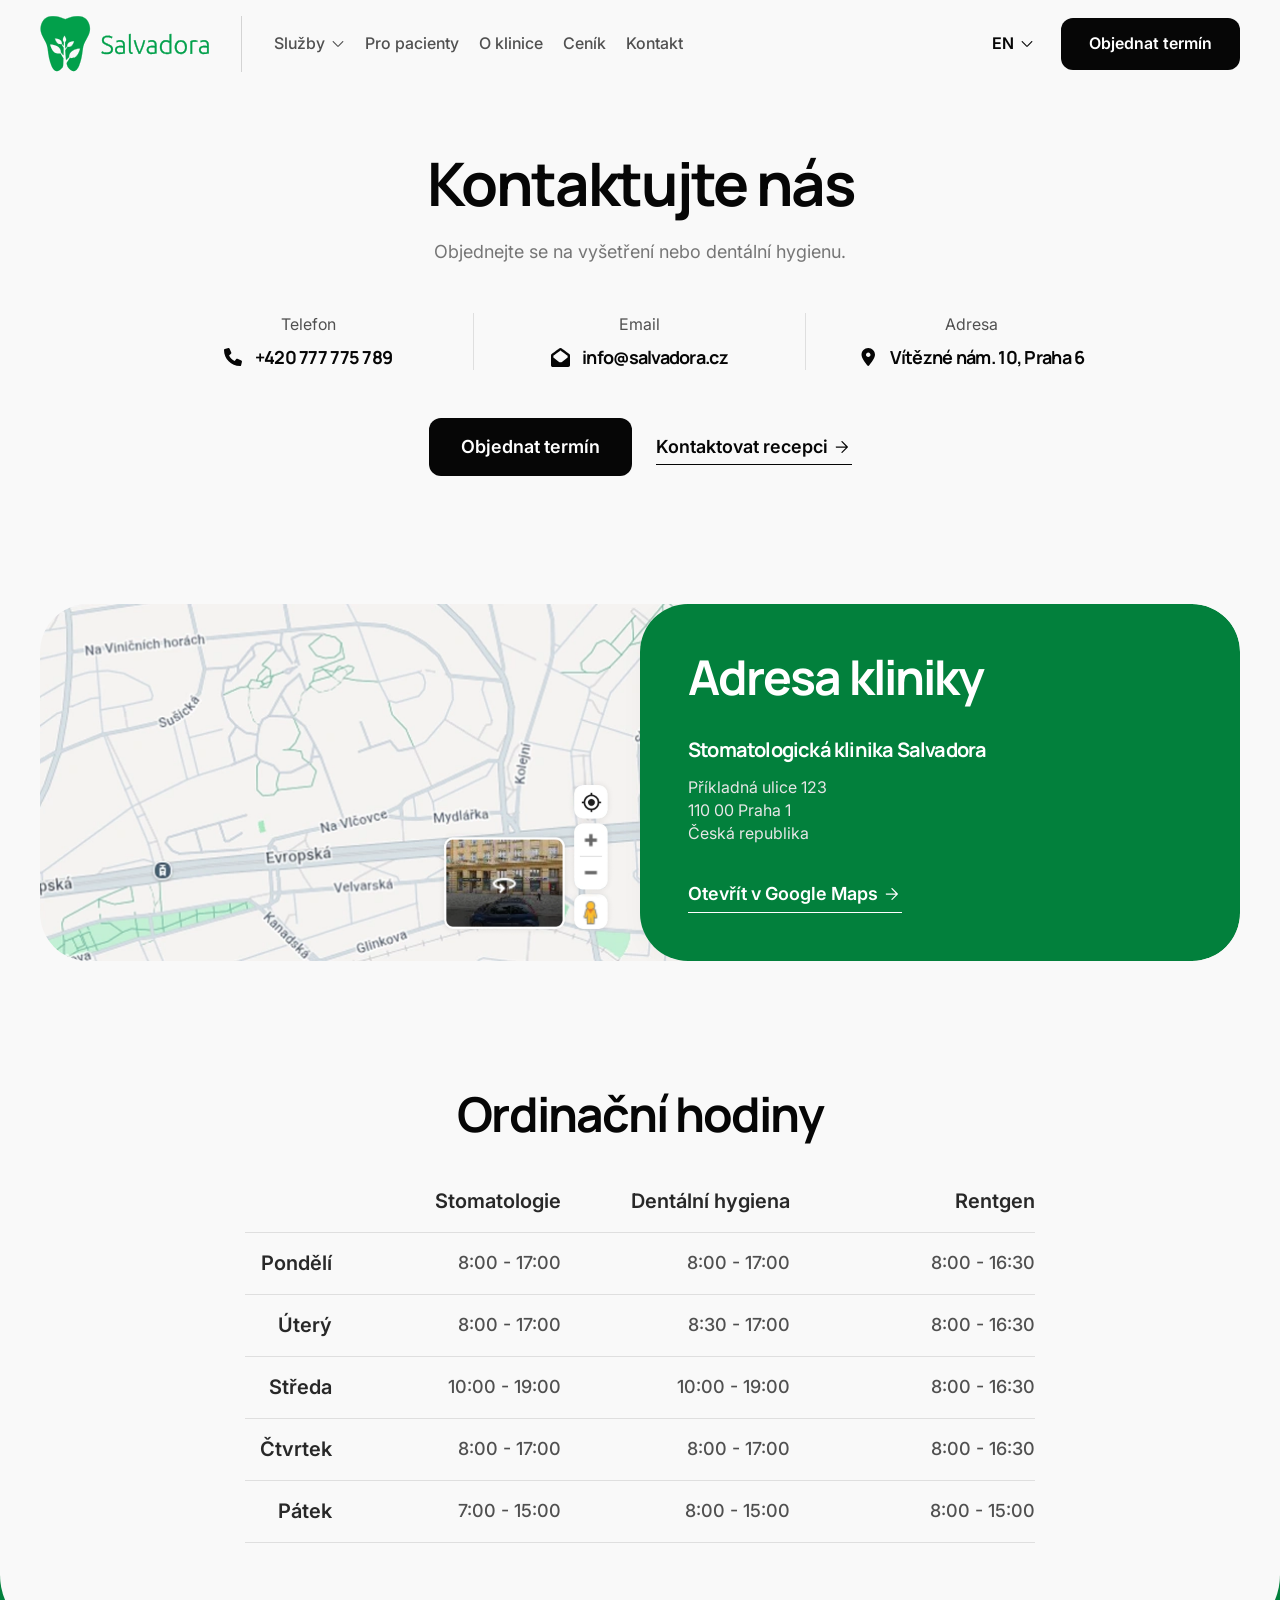
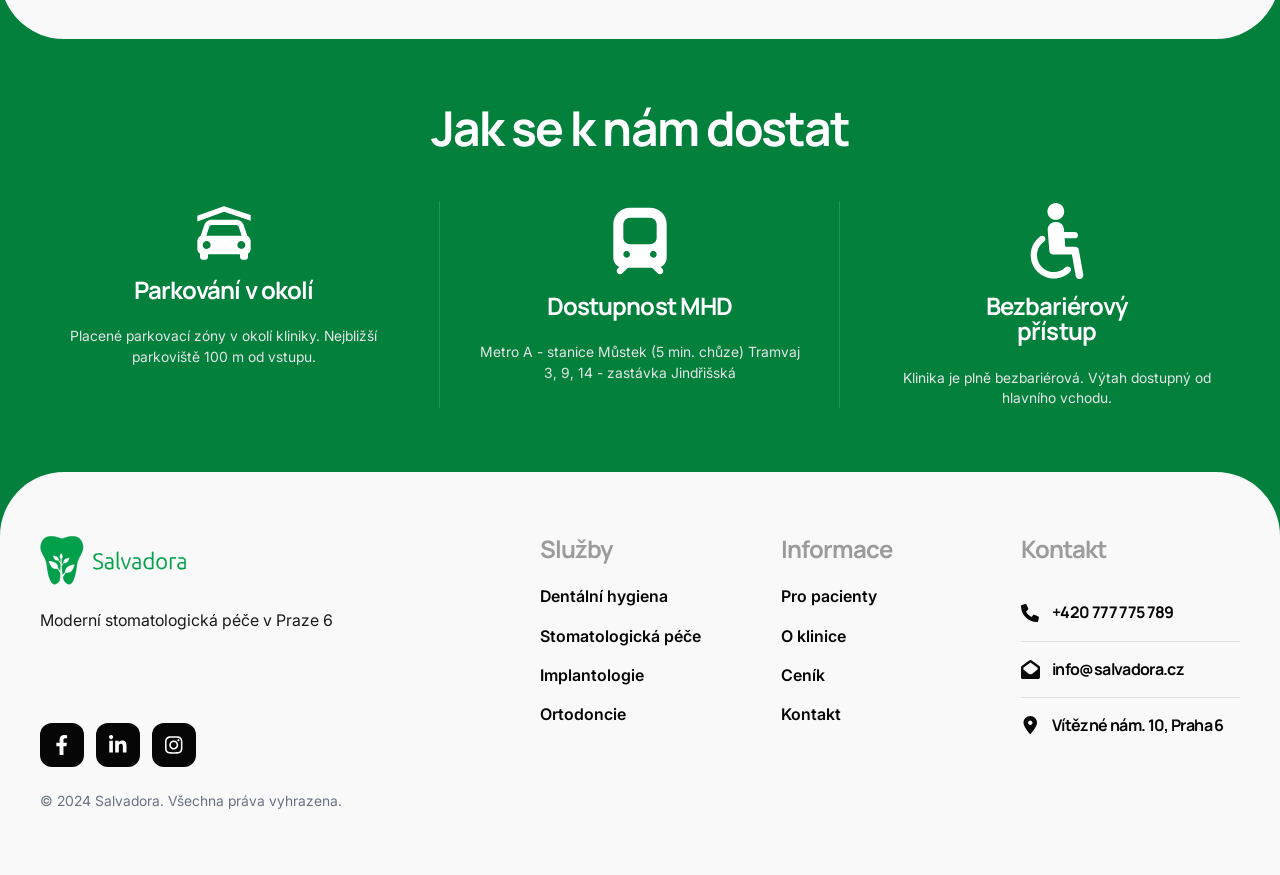
<file: src/frontend/contact.html>
<!doctype html>
<html lang="en">
  <head>
    <meta charset="UTF-8" />
    <meta http-equiv="X-UA-Compatible" content="IE=edge" />
    <meta name="viewport" content="width=device-width, initial-scale=1.0" />
    <link rel="icon" type="image/svg+xml" href="./images/favicon.ico" />
    <link rel="stylesheet" href="css/main.css" />
    <title>Kontakt</title>
  </head>

  <body>
    <!-- header start
    =========================================== -->
    <header class="header" id="header">
      <div class="auto__container">
        <div class="header__inner">
          <a href="index.html" class="header__inner-logo">
            <img src="./images/logo.svg" alt="logo" />
            <img class="light" src="./images/logo-white.svg" alt="logo" />
          </a>
          <nav class="nav" id="menu">
            <div class="nav__inner">
              <ul class="nav__inner-links">
                <li>
                  <a href="service.html">
                    Služby
                    <svg>
                      <use xlink:href="#chevronBottom"></use>
                    </svg>
                  </a>
                  <ul>
                    <li>
                      <a href="#">Dentální hygiena</a>
                    </li>
                    <li>
                      <a href="service-detail.html">Stomatologická péče</a>
                    </li>
                    <li>
                      <a href="#">Implantologie</a>
                    </li>
                    <li>
                      <a href="#">Ortodoncie</a>
                    </li>
                  </ul>
                </li>
                <li>
                  <a href="for-clients.html"> Pro pacienty </a>
                </li>
                <li>
                  <a href="about.html"> O klinice </a>
                </li>
                <li>
                  <a href="pricing.html"> Ceník </a>
                </li>
                <li>
                  <a href="contact.html"> Kontakt </a>
                </li>
              </ul>
              <div class="nav__inner-buttons">
                <div class="lang">
                  <div class="lang__btn">
                    <b> CS </b>
                    <span>
                      <svg>
                        <use xlink:href="#chevronBottom"></use>
                      </svg>
                    </span>
                  </div>
                  <div class="lang__menu">
                    <button type="button" data-lang="EN">EN</button>
                    <button type="button" data-lang="DE">DE</button>
                    <button type="button" data-lang="CS">CS</button>
                  </div>
                </div>
                <button
                  type="button"
                  data-tab="#modal-1"
                  class="button primary sm modallBtn"
                >
                  Objednat termín
                </button>
              </div>
            </div>
          </nav>
          <div class="burger" id="menuBtn">
            <span></span>
          </div>
        </div>
      </div>
    </header>
    <!-- header end
    =========================================== -->
    <main class="main">
      <!-- contact start
    =========================================== -->
      <section class="contact">
        <div class="bg-white">
          <div class="auto__container">
            <div class="contact__inner editor-block">
              <div class="contact__inner-title">
                <h1
                  class="wow fadeInUp"
                  data-wow-duration=".5s"
                  data-wow-delay=".1s"
                >
                  Kontaktujte nás
                </h1>
                <div
                  class="paragraph wow fadeInUp"
                  data-wow-duration=".5s"
                  data-wow-delay=".2s"
                >
                  <p>Objednejte se na vyšetření nebo dentální hygienu.</p>
                </div>
              </div>
              <div class="contact__inner-row">
                <a
                  href="tel:+420 777 775 789"
                  class="contactItem wow fadeInUp"
                  data-wow-duration=".5s"
                  data-wow-delay=".3s"
                >
                  <div class="paragraph sm">
                    <p>Telefon</p>
                  </div>
                  <div class="contactItem__info">
                    <span>
                      <svg>
                        <use xlink:href="#phoneIcon"></use>
                      </svg>
                    </span>
                    <h6>+420 777 775 789</h6>
                  </div>
                </a>
                <a
                  href="mailto:info@salvadora.cz"
                  class="contactItem wow fadeInUp"
                  data-wow-duration=".5s"
                  data-wow-delay=".4s"
                >
                  <div class="paragraph sm">
                    <p>Email</p>
                  </div>
                  <div class="contactItem__info">
                    <span>
                      <svg>
                        <use xlink:href="#mailIcon"></use>
                      </svg>
                    </span>
                    <h6>info@salvadora.cz</h6>
                  </div>
                </a>
                <a
                  href="https://maps.app.goo.gl/96EUiA7mdK3tNPhs7"
                  class="contactItem wow fadeInUp"
                  data-wow-duration=".5s"
                  data-wow-delay=".5s"
                  target="_blank"
                >
                  <div class="paragraph sm">
                    <p>Adresa</p>
                  </div>
                  <div class="contactItem__info">
                    <span>
                      <svg>
                        <use xlink:href="#locationIcon"></use>
                      </svg>
                    </span>
                    <h6>Vítězné nám. 10, Praha 6</h6>
                  </div>
                </a>
              </div>
              <div
                class="contact__inner-buttons wow fadeInUp"
                data-wow-duration=".5s"
                data-wow-delay=".6s"
              >
                <button
                  type="button"
                  data-tab="#modal-1"
                  class="button primary modallBtn"
                >
                  Objednat termín
                </button>
                <a href="tel:+420 777 775 789" class="link">
                  Kontaktovat recepci
                  <span>
                    <svg>
                      <use xlink:href="#arrowRight"></use>
                    </svg>
                  </span>
                </a>
              </div>
            </div>
          </div>
        </div>
      </section>
      <!-- visit end
    =========================================== -->
      <!-- address start
    =========================================== -->
      <section class="address">
        <div class="bg-white">
          <div class="auto__container">
            <div class="address__inner editor-block">
              <div class="address__inner-main">
                <div class="address__inner-bg">
                  <img src="./images/contact/map.webp" alt="map" />
                  <img
                    class="mob"
                    src="./images/contact/map-mob.webp"
                    alt="map"
                  />
                </div>
                <div class="address__inner-tools">
                  <img src="./images/contact/tools.webp" alt="tools" />
                </div>
                <div
                  class="addressContent wow fadeInRight"
                  data-wow-duration=".5s"
                  data-wow-delay=".2s"
                >
                  <h2>Adresa kliniky</h2>
                  <div class="addressContent__info">
                    <h6>Stomatologická klinika Salvadora</h6>
                    <div class="paragraph sm">
                      <p>
                        Příkladná ulice 123 <br />
                        110 00 Praha 1 <br />
                        Česká republika
                      </p>
                    </div>
                  </div>
                  <a
                    href="https://maps.app.goo.gl/96EUiA7mdK3tNPhs7"
                    class="link light"
                    target="_blank"
                  >
                    Otevřít v Google Maps
                    <span>
                      <svg>
                        <use xlink:href="#arrowRight"></use>
                      </svg>
                    </span>
                  </a>
                </div>
              </div>
            </div>
          </div>
        </div>
      </section>
      <!-- address end
    =========================================== -->
      <!-- hours start
    =========================================== -->
      <section class="hours">
        <div class="bg-white rounded-bottom">
          <div class="auto__container">
            <div class="hours__inner">
              <div class="hours__inner-title">
                <h2
                  class="wow fadeInUp"
                  data-wow-duration=".5s"
                  data-wow-delay=".2s"
                >
                  Ordinační hodiny
                </h2>
              </div>
              <div
                class="hoursTable__wrapper wow fadeInUp"
                data-wow-duration=".5s"
                data-wow-delay=".4s"
              >
                <table class="hoursTable">
                  <thead>
                    <tr>
                      <th></th>
                      <th>Stomatologie</th>
                      <th>Dentální hygiena</th>
                      <th>Rentgen</th>
                    </tr>
                  </thead>
                  <tbody>
                    <tr>
                      <td>
                        <b>Pondělí</b>
                      </td>
                      <td>8:00 - 17:00</td>
                      <td>8:00 - 17:00</td>
                      <td>8:00 - 16:30</td>
                    </tr>
                    <tr>
                      <td>
                        <b>Úterý</b>
                      </td>
                      <td>8:00 - 17:00</td>
                      <td>8:30 - 17:00</td>
                      <td>8:00 - 16:30</td>
                    </tr>
                    <tr>
                      <td>
                        <b>Středa</b>
                      </td>
                      <td>10:00 - 19:00</td>
                      <td>10:00 - 19:00</td>
                      <td>8:00 - 16:30</td>
                    </tr>
                    <tr>
                      <td>
                        <b>Čtvrtek</b>
                      </td>
                      <td>8:00 - 17:00</td>
                      <td>8:00 - 17:00</td>
                      <td>8:00 - 16:30</td>
                    </tr>
                    <tr>
                      <td>
                        <b>Pátek</b>
                      </td>
                      <td>7:00 - 15:00</td>
                      <td>8:00 - 15:00</td>
                      <td>8:00 - 15:00</td>
                    </tr>
                  </tbody>
                </table>
              </div>
              <div class="hours__inner-col">
                <div
                  class="hoursItem wow fadeInUp"
                  data-wow-duration=".5s"
                  data-wow-delay=".4s"
                >
                  <h4>Stomatologie</h4>
                  <ul>
                    <li>
                      <h6>Pondělí</h6>
                      <p>8:00 - 17:00</p>
                    </li>
                    <li>
                      <h6>Úterý</h6>
                      <p>8:00 - 17:00</p>
                    </li>
                    <li>
                      <h6>Středa</h6>
                      <p>10:00 - 19:00</p>
                    </li>
                    <li>
                      <h6>Čtvrtek</h6>
                      <p>8:00 - 17:00</p>
                    </li>
                    <li>
                      <h6>Pátek</h6>
                      <p>7:00 - 15:00</p>
                    </li>
                  </ul>
                </div>
                <div
                  class="hoursItem wow fadeInUp"
                  data-wow-duration=".5s"
                  data-wow-delay=".5s"
                >
                  <h4>Dentální hygiena</h4>
                  <ul>
                    <li>
                      <h6>Pondělí</h6>
                      <p>7:00 - 17:00</p>
                    </li>
                    <li>
                      <h6>Úterý</h6>
                      <p>8:30 - 17:00</p>
                    </li>
                    <li>
                      <h6>Středa</h6>
                      <p>10:00 - 19:00</p>
                    </li>
                    <li>
                      <h6>Čtvrtek</h6>
                      <p>8:00 - 17:00</p>
                    </li>
                    <li>
                      <h6>Pátek</h6>
                      <p>8:00 - 15:00</p>
                    </li>
                  </ul>
                </div>
                <div
                  class="hoursItem wow fadeInUp"
                  data-wow-duration=".5s"
                  data-wow-delay=".6s"
                >
                  <h4>Rentgen</h4>
                  <ul>
                    <li>
                      <h6>Pondělí</h6>
                      <p>8:00 - 16:30</p>
                    </li>
                    <li>
                      <h6>Úterý</h6>
                      <p>8:00 - 16:30</p>
                    </li>
                    <li>
                      <h6>Středa</h6>
                      <p>8:00 - 16:30</p>
                    </li>
                    <li>
                      <h6>Čtvrtek</h6>
                      <p>8:00 - 16:30</p>
                    </li>
                    <li>
                      <h6>Pátek</h6>
                      <p>8:00 - 15:00</p>
                    </li>
                  </ul>
                </div>
              </div>
            </div>
          </div>
        </div>
      </section>
      <!-- hours end
    =========================================== -->
      <!-- reach start
    =========================================== -->
      <section class="reach">
        <div class="bg-green">
          <div class="auto__container">
            <div class="reach__inner editor-block">
              <div class="reach__inner-title">
                <h2
                  class="wow fadeInUp"
                  data-wow-duration=".5s"
                  data-wow-delay=".2s"
                >
                  Jak se k nám dostat
                </h2>
              </div>
              <div class="reach__inner-row">
                <div
                  class="reachItem wow fadeInUp"
                  data-wow-duration=".5s"
                  data-wow-delay=".3s"
                >
                  <div class="reachItem__inner">
                    <div class="reachItem__icon sm">
                      <img src="./images/contact/1.svg" alt="Icon" />
                    </div>
                    <h4>Parkování v okolí</h4>
                    <div class="paragraph xsm">
                      <p>
                        Placené parkovací zóny v okolí kliniky. Nejbližší
                        parkoviště 100 m od vstupu.
                      </p>
                    </div>
                  </div>
                </div>
                <div
                  class="reachItem wow fadeInUp"
                  data-wow-duration=".5s"
                  data-wow-delay=".4s"
                >
                  <div class="reachItem__inner">
                    <div class="reachItem__icon">
                      <img src="./images/contact/2.svg" alt="Icon" />
                    </div>
                    <h4>Dostupnost MHD</h4>
                    <div class="paragraph xsm">
                      <p>
                        Metro A - stanice Můstek (5 min. chůze) Tramvaj 3, 9, 14
                        - zastávka Jindřišská
                      </p>
                    </div>
                  </div>
                </div>
                <div
                  class="reachItem wow fadeInUp"
                  data-wow-duration=".5s"
                  data-wow-delay=".5s"
                >
                  <div class="reachItem__inner">
                    <div class="reachItem__icon">
                      <img src="./images/contact/3.svg" alt="Icon" />
                    </div>
                    <h4>Bezbariérový přístup</h4>
                    <div class="paragraph xsm">
                      <p>
                        Klinika je plně bezbariérová. Výtah dostupný od hlavního
                        vchodu.
                      </p>
                    </div>
                  </div>
                </div>
              </div>
            </div>
          </div>
        </div>
      </section>
      <!-- reach end
    =========================================== -->
    </main>
    <!-- footer start
    =========================================== -->
    <footer class="footer">
      <div class="auto__container">
        <div class="footer__inner">
          <div class="footer__inner-row">
            <div class="footer__inner-main">
              <a href="index.html" class="footer__inner-logo">
                <img src="./images/logo.svg" alt="logo" />
              </a>
              <div class="paragraph sm">
                <p>Moderní stomatologická péče v Praze 6</p>
              </div>
            </div>
            <div class="footer__inner-links">
              <div class="footer__inner-col">
                <h4>Služby</h4>
                <a href="#"> Dentální hygiena </a>
                <a href="service-detail.html"> Stomatologická péče </a>
                <a href="#"> Implantologie </a>
                <a href="#"> Ortodoncie </a>
              </div>
              <div class="footer__inner-col">
                <h4>Informace</h4>
                <a href="for-clients.html"> Pro pacienty </a>
                <a href="about.html"> O klinice </a>
                <a href="pricing.html"> Ceník </a>
                <a href="contact.html"> Kontakt </a>
              </div>
              <div class="footer__inner-col">
                <h4>Kontakt</h4>
                <a href="tel:+420 777 775 789" class="footerItem">
                  <span>
                    <svg>
                      <use xlink:href="#phoneIcon"></use>
                    </svg>
                  </span>
                  <h6>+420 777 775 789</h6>
                </a>
                <a href="mailto:info@salvadora.cz" class="footerItem">
                  <span>
                    <svg>
                      <use xlink:href="#mailIcon"></use>
                    </svg>
                  </span>
                  <h6>info@salvadora.cz</h6>
                </a>
                <a
                  href="https://maps.app.goo.gl/96EUiA7mdK3tNPhs7"
                  class="footerItem"
                  target="_blank"
                >
                  <span>
                    <svg>
                      <use xlink:href="#locationIcon"></use>
                    </svg>
                  </span>
                  <h6>Vítězné nám. 10, Praha 6</h6>
                </a>
              </div>
            </div>
          </div>
          <div class="footer__inner-copy">
            <div class="footer__inner-social">
              <a href="#">
                <svg>
                  <use xlink:href="#facebook"></use>
                </svg>
              </a>
              <a href="#">
                <svg>
                  <use xlink:href="#linkedin"></use>
                </svg>
              </a>
              <a href="#">
                <svg>
                  <use xlink:href="#instagram"></use>
                </svg>
              </a>
            </div>
            <div class="paragraph xsm">
              <p>© 2024 Salvadora. Všechna práva vyhrazena.</p>
            </div>
          </div>
        </div>
      </div>
    </footer>
    <!-- footer end
    =========================================== -->
    <!-- modals start-->
    <div class="modall" id="modal-1">
      <form action="#" class="modall__inner">
        <div class="modallMain">
          <div class="modall__inner-head">
            <div class="modall__inner-title">
              <h3>Kontaktujte nás</h3>
            </div>
            <div class="modall__inner-close modallClose" data-modal="modal-1">
              <svg>
                <use xlink:href="#closeIcon"></use>
              </svg>
            </div>
          </div>
          <div class="modallForm">
            <div class="modallForm__row">
              <label class="input__outer big">
                <p>Jméno</p>
                <div class="input">
                  <input type="text" placeholder="Zadejte sem..." />
                </div>
              </label>
              <label class="input__outer">
                <p>E-mail</p>
                <div class="input">
                  <input type="email" placeholder="Zadejte sem..." />
                </div>
              </label>
              <label class="input__outer">
                <p>Telefon</p>
                <div class="input">
                  <input type="tel" placeholder="Zadejte sem..." />
                </div>
              </label>
              <label class="input__outer big">
                <p>Zpráva</p>
                <div class="input">
                  <textarea
                    name=""
                    id=""
                    rows="5"
                    placeholder="Zadejte sem..."
                  ></textarea>
                </div>
              </label>
            </div>
            <label class="check">
              <div class="check__box">
                <input type="checkbox" />
                <span> </span>
              </div>
              <p>
                Souhlasím se zásadami ochrany osobních údajů společnosti
                Savadora
              </p>
            </label>
          </div>
        </div>
        <div class="modall__inner-foot">
          <button type="submit" class="button primary sm">
            Odeslat zprávu
          </button>
        </div>
      </form>
    </div>
    <!-- modals end-->
    <!-- Sprites
    =========================================== -->
    <svg style="display: none">
      <symbol id="checkIcon" viewBox="0 0 18 18">
        <path
          d="M7.16229 11.3625L13.5185 5.00625C13.6685 4.85625 13.8435 4.78125 14.0435 4.78125C14.2435 4.78125 14.4185 4.85625 14.5685 5.00625C14.7185 5.15625 14.7935 5.33438 14.7935 5.54063C14.7935 5.74688 14.7185 5.925 14.5685 6.075L7.68729 12.975C7.53729 13.125 7.36229 13.2 7.16229 13.2C6.96229 13.2 6.78729 13.125 6.63729 12.975L3.41229 9.75C3.26229 9.6 3.19041 9.42188 3.19666 9.21563C3.20291 9.00938 3.28104 8.83125 3.43104 8.68125C3.58104 8.53125 3.75916 8.45625 3.96541 8.45625C4.17166 8.45625 4.34979 8.53125 4.49979 8.68125L7.16229 11.3625Z"
          fill="currentColor"
        />
      </symbol>
      <symbol id="arrowRight" viewBox="0 0 24 24">
        <path
          d="M16.627 12.75H5.25C5.03717 12.75 4.859 12.6782 4.7155 12.5345C4.57183 12.391 4.5 12.2128 4.5 12C4.5 11.7872 4.57183 11.609 4.7155 11.4655C4.859 11.3218 5.03717 11.25 5.25 11.25H16.627L11.4577 6.08076C11.3091 5.93209 11.2357 5.75809 11.2375 5.55876C11.2395 5.35942 11.318 5.18217 11.473 5.02701C11.6282 4.88217 11.8038 4.80717 12 4.80201C12.1962 4.79684 12.3718 4.87184 12.527 5.02701L18.8673 11.3673C18.9609 11.4609 19.0269 11.5597 19.0652 11.6635C19.1037 11.7673 19.123 11.8795 19.123 12C19.123 12.1205 19.1037 12.2327 19.0652 12.3365C19.0269 12.4403 18.9609 12.5391 18.8673 12.6328L12.527 18.973C12.3885 19.1115 12.217 19.1823 12.0125 19.1855C11.808 19.1887 11.6282 19.1178 11.473 18.973C11.318 18.8178 11.2405 18.6397 11.2405 18.4385C11.2405 18.2372 11.318 18.0589 11.473 17.9038L16.627 12.75Z"
          fill="currentColor"
        />
      </symbol>
      <symbol id="arrowRightSm" viewBox="0 0 18 18">
        <path
          d="M7.42188 1.21094L8.28125 0.351562C8.67188 0 9.25781 0 9.60938 0.351562L17.2266 7.92969C17.5781 8.32031 17.5781 8.90625 17.2266 9.25781L9.60938 16.875C9.25781 17.2266 8.67188 17.2266 8.28125 16.875L7.42188 16.0156C7.07031 15.625 7.07031 15.0391 7.42188 14.6484L12.1484 10.1562H0.9375C0.390625 10.1562 0 9.76562 0 9.21875V7.96875C0 7.46094 0.390625 7.03125 0.9375 7.03125H12.1484L7.42188 2.57812C7.07031 2.1875 7.03125 1.60156 7.42188 1.21094Z"
          fill="currentColor"
        />
      </symbol>
      <symbol id="chevronBottom" viewBox="0 0 20 20">
        <path
          d="M10 12.3463L16.2773 6.06897C16.4429 5.90341 16.6378 5.82272 16.8621 5.82688C17.0865 5.83119 17.2815 5.91612 17.4471 6.08168C17.6126 6.24737 17.6954 6.44237 17.6954 6.66668C17.6954 6.89098 17.6126 7.08598 17.4471 7.25168L11.0673 13.6442C10.9166 13.7949 10.7478 13.9065 10.5608 13.9792C10.3739 14.0518 10.187 14.0881 10 14.0881C9.81307 14.0881 9.62612 14.0518 9.43918 13.9792C9.25223 13.9065 9.08342 13.7949 8.93272 13.6442L2.54001 7.25168C2.37446 7.08598 2.29383 6.88883 2.29814 6.66022C2.30244 6.43161 2.38737 6.23452 2.55293 6.06897C2.71848 5.90341 2.91348 5.82063 3.13793 5.82063C3.36223 5.82063 3.55717 5.90341 3.72272 6.06897L10 12.3463Z"
          fill="currentColor"
        />
      </symbol>
      <symbol id="mailIcon" viewBox="0 0 18 18">
        <path
          d="M17.332 5.73047C17.7539 6.04688 18 6.53906 18 7.06641V16.3477C18 17.2617 17.2266 18 16.3125 18H1.6875C0.738281 18 0 17.2617 0 16.3125V7.06641C0 6.53906 0.210938 6.04688 0.632812 5.73047C1.51172 5.02734 2.21484 4.5 6.39844 1.47656C6.99609 1.05469 8.15625 0 8.96484 0H9C9.80859 0 10.9688 1.05469 11.5664 1.47656C15.75 4.5 16.4531 5.0625 17.332 5.73047ZM10.6523 12.9375L15.75 8.96484V7.34766C14.9766 6.75 14.0625 6.08203 10.2305 3.30469C10.125 3.19922 9.98438 3.09375 9.84375 2.98828C9.66797 2.84766 9.28125 2.53125 9 2.35547C8.68359 2.53125 8.29688 2.84766 8.12109 2.98828C7.98047 3.09375 7.83984 3.19922 7.73438 3.26953C3.86719 6.08203 2.98828 6.75 2.25 7.34766V8.96484L7.3125 12.9375C7.80469 13.3242 8.40234 13.5 9 13.5C9.5625 13.5 10.1602 13.3242 10.6523 12.9375Z"
          fill="currentColor"
        />
      </symbol>
      <symbol id="phoneIcon" viewBox="0 0 19 19">
        <path
          d="M17.9648 13.6758L17.1211 17.2266C17.0156 17.7539 16.5938 18.1055 16.0664 18.1055C7.20703 18.0703 0 10.8633 0 2.00391C0 1.47656 0.316406 1.05469 0.84375 0.949219L4.39453 0.105469C4.88672 0 5.41406 0.28125 5.625 0.738281L7.27734 4.57031C7.45312 5.02734 7.34766 5.55469 6.96094 5.83594L5.0625 7.38281C6.25781 9.80859 8.22656 11.7773 10.6875 12.9727L12.2344 11.0742C12.5156 10.7227 13.043 10.582 13.5 10.7578L17.332 12.4102C17.7891 12.6562 18.0703 13.1836 17.9648 13.6758Z"
          fill="currentColor"
        />
      </symbol>
      <symbol id="locationIcon" viewBox="0 0 14 19">
        <path
          d="M5.90625 17.5781C4.07812 15.293 0 9.84375 0 6.75C0 3.02344 2.98828 0 6.75 0C10.4766 0 13.5 3.02344 13.5 6.75C13.5 9.84375 9.38672 15.293 7.55859 17.5781C7.13672 18.1055 6.32812 18.1055 5.90625 17.5781ZM6.75 9C7.98047 9 9 8.01562 9 6.75C9 5.51953 7.98047 4.5 6.75 4.5C5.48438 4.5 4.5 5.51953 4.5 6.75C4.5 8.01562 5.48438 9 6.75 9Z"
          fill="currentColor"
        />
      </symbol>
      <symbol id="clockIcon" viewBox="0 0 18 18">
        <path
          d="M9 18C4.00781 18 0 13.9922 0 9C0 4.04297 4.00781 0 9 0C13.957 0 18 4.04297 18 9C18 13.9922 13.957 18 9 18ZM8.15625 9C8.15625 9.28125 8.29688 9.5625 8.50781 9.70312L11.8828 11.9531C12.2695 12.2344 12.7969 12.1289 13.043 11.7422C13.3242 11.3555 13.2188 10.8281 12.832 10.5469L9.84375 8.57812V4.21875C9.84375 3.76172 9.45703 3.375 8.96484 3.375C8.50781 3.375 8.12109 3.76172 8.12109 4.21875L8.15625 9Z"
          fill="currentColor"
        />
      </symbol>
      <symbol id="searchIcon" viewBox="0 0 24 24">
        <path
          d="M9.51906 15.6152C7.81139 15.6152 6.36522 15.023 5.18056 13.8385C3.99606 12.6538 3.40381 11.2077 3.40381 9.5C3.40381 7.79233 3.99606 6.34617 5.18056 5.1615C6.36522 3.977 7.81139 3.38475 9.51906 3.38475C11.2267 3.38475 12.6729 3.977 13.8576 5.1615C15.0421 6.34617 15.6343 7.79233 15.6343 9.5C15.6343 10.2142 15.5145 10.8963 15.2748 11.5463C15.035 12.1962 14.7151 12.7616 14.3151 13.2423L20.0691 18.9962C20.2076 19.1346 20.2784 19.3086 20.2816 19.5182C20.2847 19.7279 20.2139 19.9052 20.0691 20.05C19.9242 20.1948 19.7486 20.2673 19.5421 20.2673C19.3357 20.2673 19.1601 20.1948 19.0153 20.05L13.2613 14.296C12.7613 14.7088 12.1863 15.0319 11.5363 15.2653C10.8863 15.4986 10.2139 15.6152 9.51906 15.6152ZM9.51906 14.1155C10.8076 14.1155 11.8989 13.6683 12.7931 12.774C13.6874 11.8798 14.1346 10.7885 14.1346 9.5C14.1346 8.2115 13.6874 7.12017 12.7931 6.226C11.8989 5.33167 10.8076 4.8845 9.51906 4.8845C8.23056 4.8845 7.13923 5.33167 6.24506 6.226C5.35072 7.12017 4.90356 8.2115 4.90356 9.5C4.90356 10.7885 5.35072 11.8798 6.24506 12.774C7.13923 13.6683 8.23056 14.1155 9.51906 14.1155Z"
          fill="currentColor"
        />
      </symbol>
      <symbol id="facebook" viewBox="0 0 44 44">
        <path
          d="M26.3984 23.25H23.4688V32H19.5625V23.25H16.3594V19.6562H19.5625V16.8828C19.5625 13.7578 21.4375 12 24.2891 12C25.6562 12 27.1016 12.2734 27.1016 12.2734V15.3594H25.5C23.9375 15.3594 23.4688 16.2969 23.4688 17.3125V19.6562H26.9453L26.3984 23.25Z"
          fill="currentColor"
        />
      </symbol>
      <symbol id="linkedin" viewBox="0 0 44 44">
        <path
          d="M16.9062 29.5H13.2734V17.8203H16.9062V29.5ZM15.0703 16.2578C13.9375 16.2578 13 15.2812 13 14.1094C13 12.5078 14.7188 11.4922 16.125 12.3125C16.7891 12.6641 17.1797 13.3672 17.1797 14.1094C17.1797 15.2812 16.2422 16.2578 15.0703 16.2578ZM30.4609 29.5H26.8672V23.8359C26.8672 22.4688 26.8281 20.75 24.9531 20.75C23.0781 20.75 22.8047 22.1953 22.8047 23.7188V29.5H19.1719V17.8203H22.6484V19.4219H22.6875C23.1953 18.5234 24.3672 17.5469 26.125 17.5469C29.7969 17.5469 30.5 19.9688 30.5 23.0938V29.5H30.4609Z"
          fill="currentColor"
        />
      </symbol>
      <symbol id="instagram" viewBox="0 0 44 44">
        <path
          d="M21.75 17.5078C24.2109 17.5078 26.2422 19.5391 26.2422 22C26.2422 24.5 24.2109 26.4922 21.75 26.4922C19.25 26.4922 17.2578 24.5 17.2578 22C17.2578 19.5391 19.25 17.5078 21.75 17.5078ZM21.75 24.9297C23.3516 24.9297 24.6406 23.6406 24.6406 22C24.6406 20.3984 23.3516 19.1094 21.75 19.1094C20.1094 19.1094 18.8203 20.3984 18.8203 22C18.8203 23.6406 20.1484 24.9297 21.75 24.9297ZM27.4531 17.3516C27.4531 16.7656 26.9844 16.2969 26.3984 16.2969C25.8125 16.2969 25.3438 16.7656 25.3438 17.3516C25.3438 17.9375 25.8125 18.4062 26.3984 18.4062C26.9844 18.4062 27.4531 17.9375 27.4531 17.3516ZM30.4219 18.4062C30.5 19.8516 30.5 24.1875 30.4219 25.6328C30.3438 27.0391 30.0312 28.25 29.0156 29.3047C28 30.3203 26.75 30.6328 25.3438 30.7109C23.8984 30.7891 19.5625 30.7891 18.1172 30.7109C16.7109 30.6328 15.5 30.3203 14.4453 29.3047C13.4297 28.25 13.1172 27.0391 13.0391 25.6328C12.9609 24.1875 12.9609 19.8516 13.0391 18.4062C13.1172 17 13.4297 15.75 14.4453 14.7344C15.5 13.7188 16.7109 13.4062 18.1172 13.3281C19.5625 13.25 23.8984 13.25 25.3438 13.3281C26.75 13.4062 28 13.7188 29.0156 14.7344C30.0312 15.75 30.3438 17 30.4219 18.4062ZM28.5469 27.1562C29.0156 26.0234 28.8984 23.2891 28.8984 22C28.8984 20.75 29.0156 18.0156 28.5469 16.8438C28.2344 16.1016 27.6484 15.4766 26.9062 15.2031C25.7344 14.7344 23 14.8516 21.75 14.8516C20.4609 14.8516 17.7266 14.7344 16.5938 15.2031C15.8125 15.5156 15.2266 16.1016 14.9141 16.8438C14.4453 18.0156 14.5625 20.75 14.5625 22C14.5625 23.2891 14.4453 26.0234 14.9141 27.1562C15.2266 27.9375 15.8125 28.5234 16.5938 28.8359C17.7266 29.3047 20.4609 29.1875 21.75 29.1875C23 29.1875 25.7344 29.3047 26.9062 28.8359C27.6484 28.5234 28.2734 27.9375 28.5469 27.1562Z"
          fill="currentColor"
        />
      </symbol>
      <symbol id="closeIcon" viewBox="0 0 28 28">
        <path
          d="M13.999 15.6333L8.28229 21.35C8.0684 21.5639 7.79618 21.6708 7.46562 21.6708C7.13507 21.6708 6.86285 21.5639 6.64896 21.35C6.43507 21.1361 6.32812 20.8639 6.32812 20.5333C6.32812 20.2028 6.43507 19.9306 6.64896 19.7167L12.3656 14L6.64896 8.28333C6.43507 8.06944 6.32812 7.79722 6.32812 7.46667C6.32812 7.13611 6.43507 6.86389 6.64896 6.65C6.86285 6.43611 7.13507 6.32917 7.46562 6.32917C7.79618 6.32917 8.0684 6.43611 8.28229 6.65L13.999 12.3667L19.7156 6.65C19.9295 6.43611 20.2017 6.32917 20.5323 6.32917C20.8628 6.32917 21.1351 6.43611 21.349 6.65C21.5628 6.86389 21.6698 7.13611 21.6698 7.46667C21.6698 7.79722 21.5628 8.06944 21.349 8.28333L15.6323 14L21.349 19.7167C21.5628 19.9306 21.6698 20.2028 21.6698 20.5333C21.6698 20.8639 21.5628 21.1361 21.349 21.35C21.1351 21.5639 20.8628 21.6708 20.5323 21.6708C20.2017 21.6708 19.9295 21.5639 19.7156 21.35L13.999 15.6333Z"
          fill="currentColor"
        />
      </symbol>
    </svg>
    <!-- js
    =========================================== -->
    <script src="./js/wow.js"></script>
    <script src="./js/main.js"></script>
    <script src="./js/modals.js"></script>
    <script src="js/ScrollTrigger.min.js"></script>
    <script src="js/lenis.min.js"></script>
    <script>
      const lenis = new Lenis();
      function raf(time) {
        lenis.raf(time);
        ScrollTrigger.update();
        requestAnimationFrame(raf);
      }
      requestAnimationFrame(raf);
      // wow start
      var wow = new WOW({
        boxClass: "wow",
        animateClass: "animated",
        offset: 0,
        mobile: true,
        live: true,
        scrollContainer: null,
        resetAnimation: true,
      });
      wow.init();
      // wow end
    </script>
  </body>
</html>
</file>
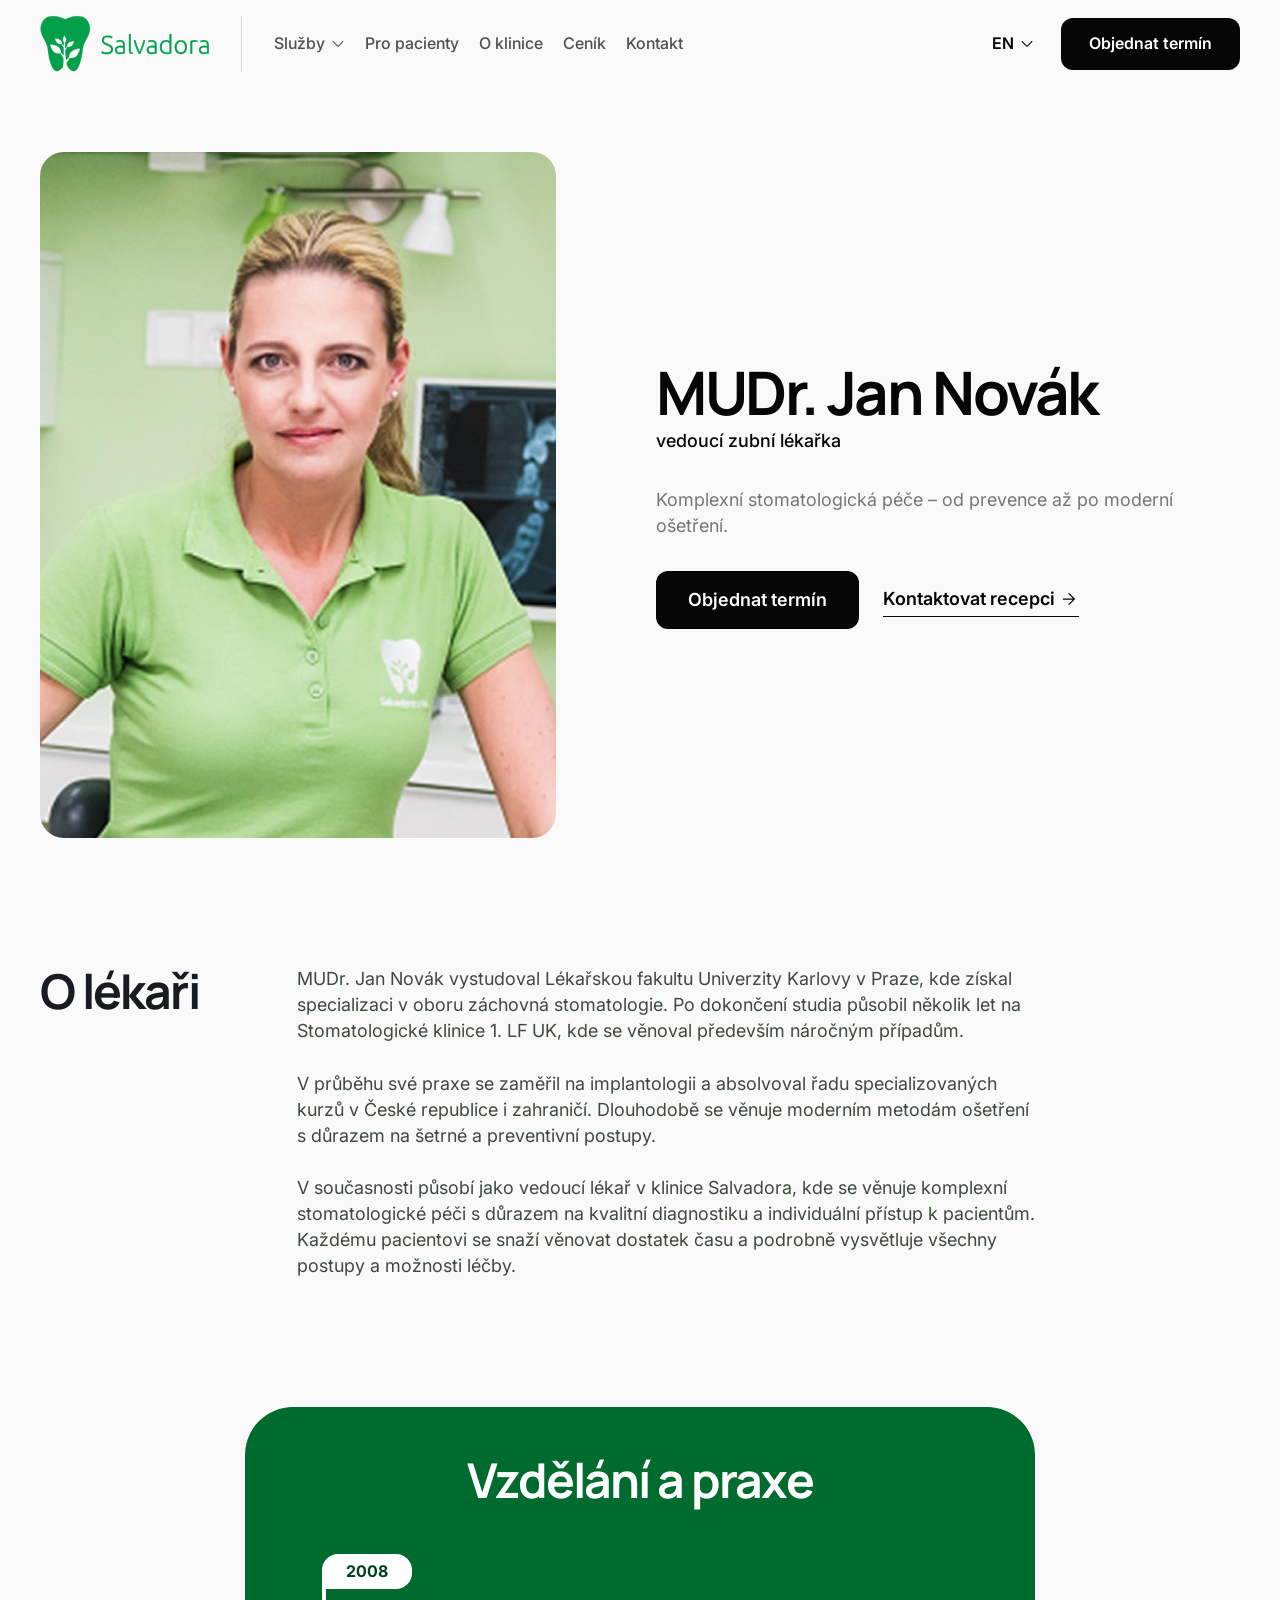
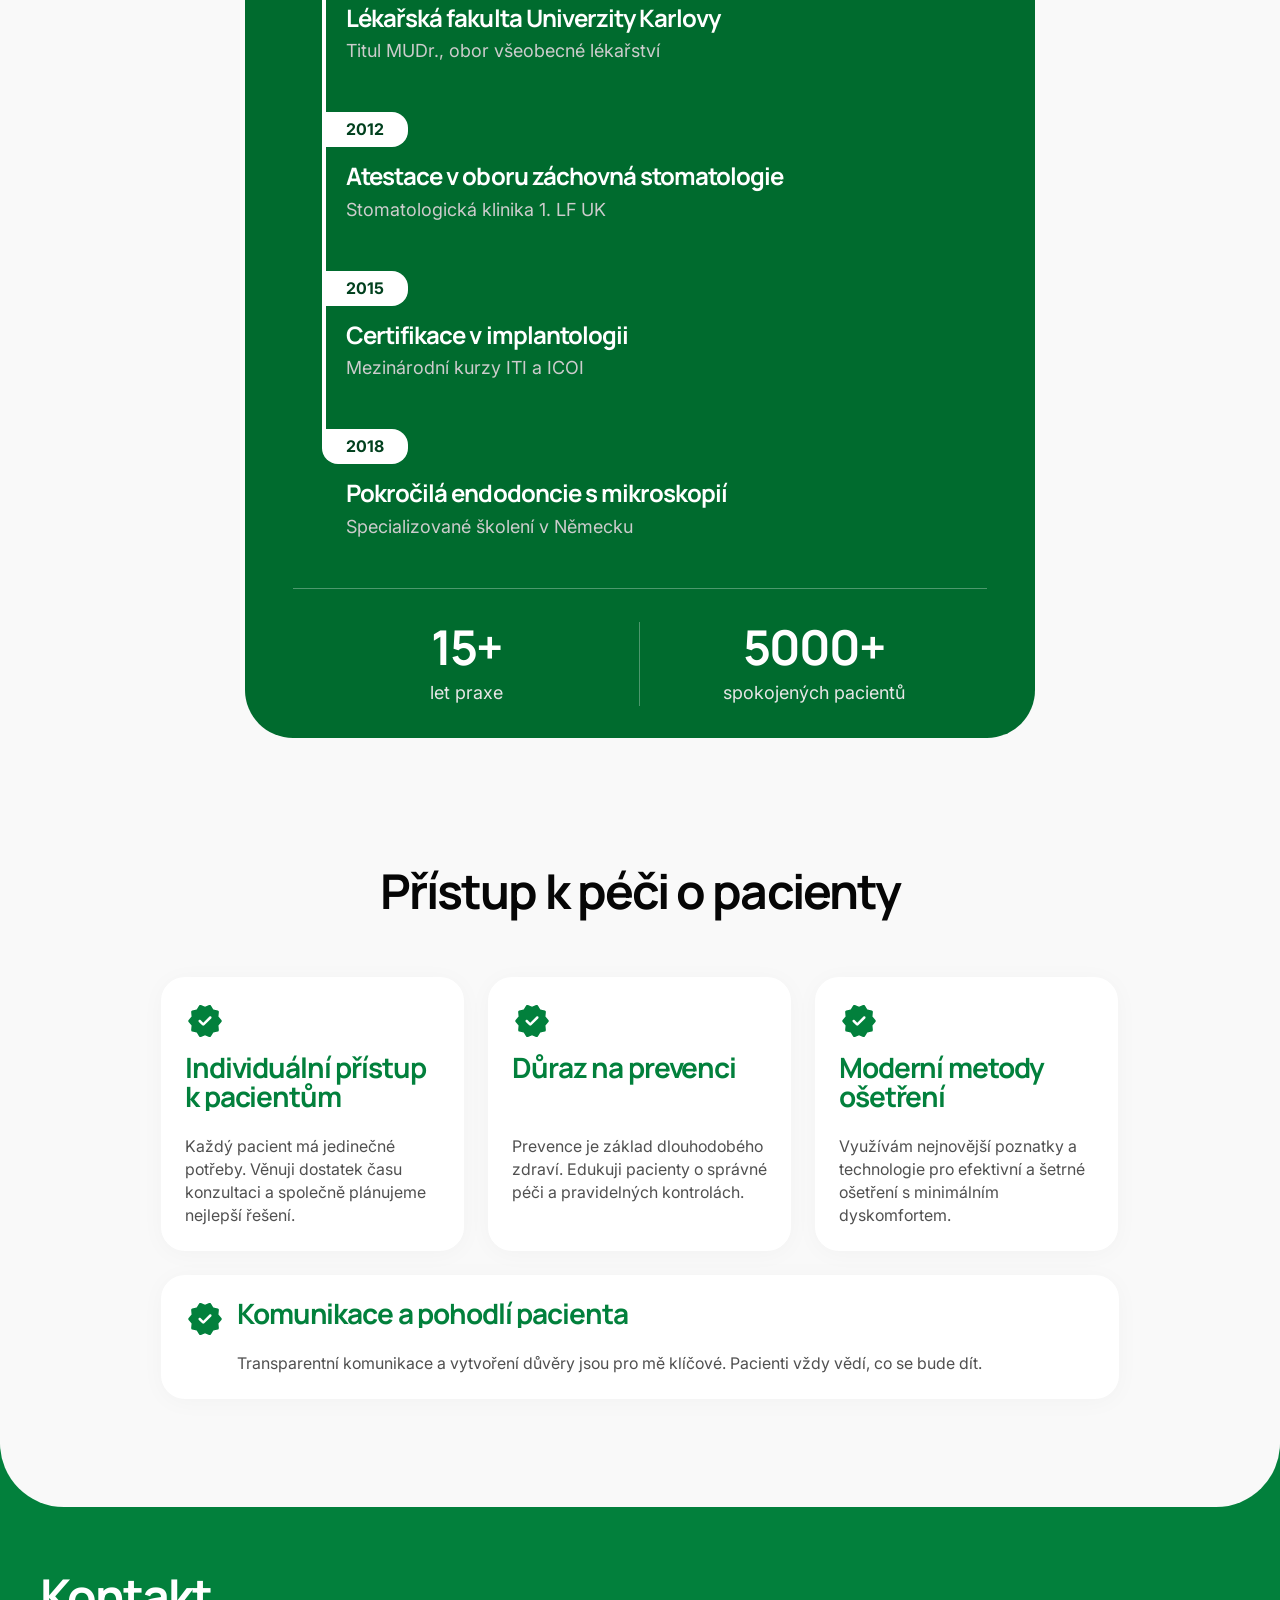
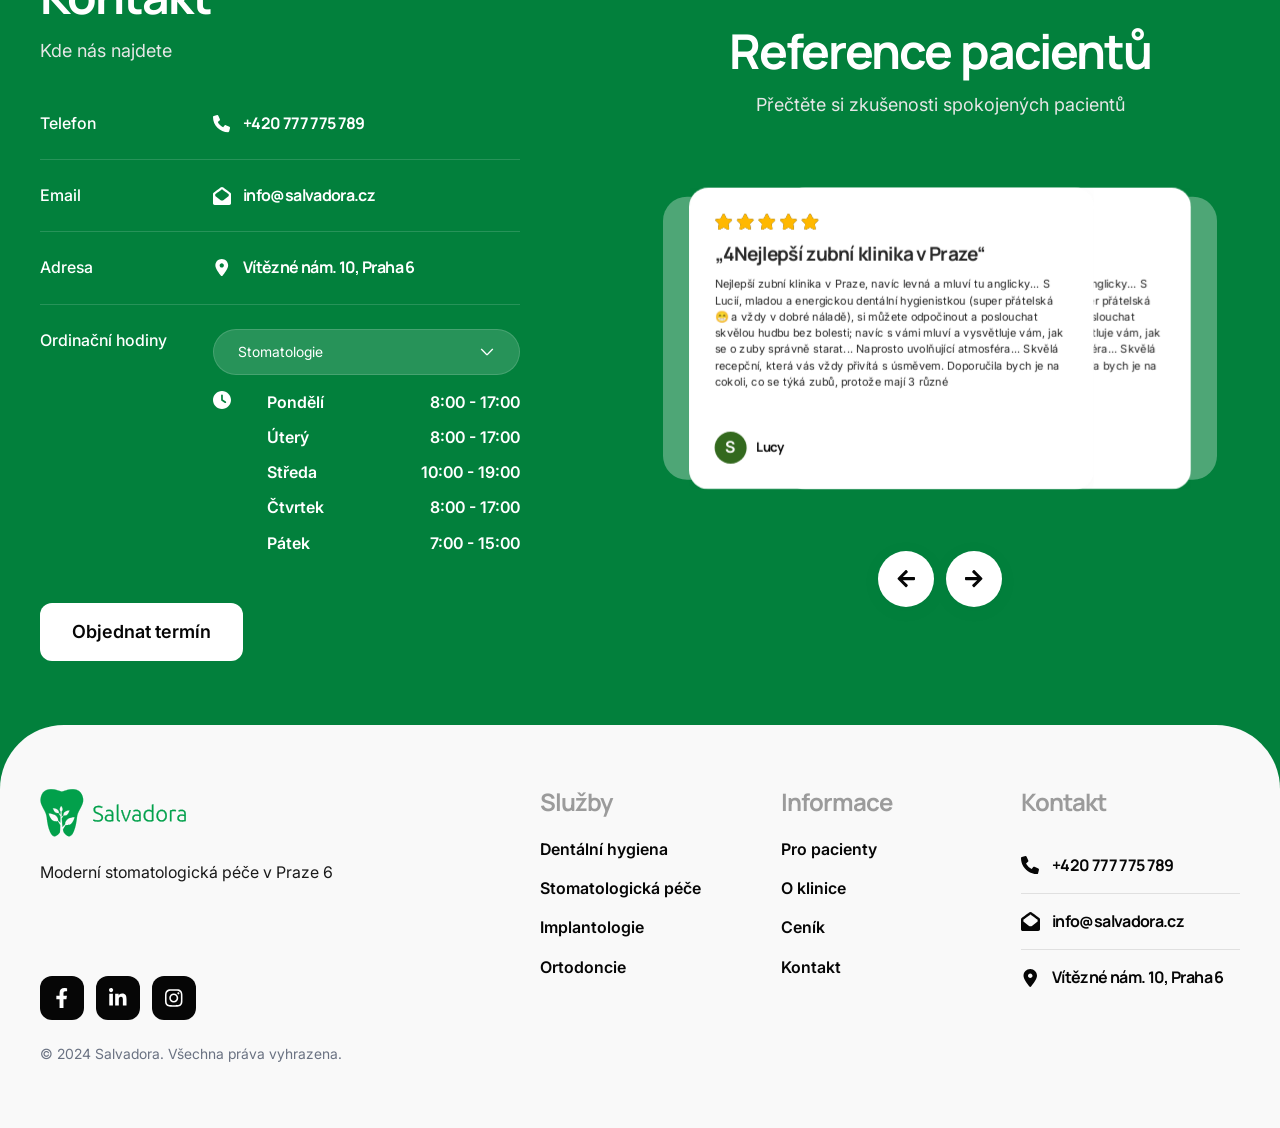
<file: src/frontend/doctor-detail.html>
<!doctype html>
<html lang="en">
  <head>
    <meta charset="UTF-8" />
    <meta http-equiv="X-UA-Compatible" content="IE=edge" />
    <meta name="viewport" content="width=device-width, initial-scale=1.0" />
    <link rel="icon" type="image/svg+xml" href="./images/favicon.ico" />
    <link rel="stylesheet" href="css/main.css" />
    <title>Lékař-detail</title>
  </head>

  <body>
    <!-- header start
    =========================================== -->
    <header class="header" id="header">
      <div class="auto__container">
        <div class="header__inner">
          <a href="index.html" class="header__inner-logo">
            <img src="./images/logo.svg" alt="logo" />
            <img class="light" src="./images/logo-white.svg" alt="logo" />
          </a>
          <nav class="nav" id="menu">
            <div class="nav__inner">
              <ul class="nav__inner-links">
                <li>
                  <a href="service.html">
                    Služby
                    <svg>
                      <use xlink:href="#chevronBottom"></use>
                    </svg>
                  </a>
                  <ul>
                    <li>
                      <a href="#">Dentální hygiena</a>
                    </li>
                    <li>
                      <a href="service-detail.html">Stomatologická péče</a>
                    </li>
                    <li>
                      <a href="#">Implantologie</a>
                    </li>
                    <li>
                      <a href="#">Ortodoncie</a>
                    </li>
                  </ul>
                </li>
                <li>
                  <a href="for-clients.html"> Pro pacienty </a>
                </li>
                <li>
                  <a href="about.html"> O klinice </a>
                </li>
                <li>
                  <a href="pricing.html"> Ceník </a>
                </li>
                <li>
                  <a href="contact.html"> Kontakt </a>
                </li>
              </ul>
              <div class="nav__inner-buttons">
                <div class="lang">
                  <div class="lang__btn">
                    <b> CS </b>
                    <span>
                      <svg>
                        <use xlink:href="#chevronBottom"></use>
                      </svg>
                    </span>
                  </div>
                  <div class="lang__menu">
                    <button type="button" data-lang="EN">EN</button>
                    <button type="button" data-lang="DE">DE</button>
                    <button type="button" data-lang="CS">CS</button>
                  </div>
                </div>
                <button
                  type="button"
                  data-tab="#modal-1"
                  class="button primary sm modallBtn"
                >
                  Objednat termín
                </button>
              </div>
            </div>
          </nav>
          <div class="burger" id="menuBtn">
            <span></span>
          </div>
        </div>
      </div>
    </header>
    <!-- header end
    =========================================== -->
    <main class="main">
      <!-- profile start
    =========================================== -->
      <section class="profile">
        <div class="bg-white">
          <div class="auto__container">
            <div class="profile__inner editor-block">
              <div
                class="profileImage wow fadeInLeft"
                data-wow-duration=".5s"
                data-wow-delay=".2s"
              >
                <div class="profileImage__inner">
                  <img src="./images/profile/1.webp" alt="profile" />
                </div>
              </div>
              <div
                class="profileContent wow fadeInRight"
                data-wow-duration=".5s"
                data-wow-delay=".3s"
              >
                <div class="profileContent__title">
                  <h1>MUDr. Jan Novák</h1>
                  <p>vedoucí zubní lékařka</p>
                </div>
                <div class="profileContent__text">
                  <p>
                    Komplexní stomatologická péče – od prevence až po moderní
                    ošetření.
                  </p>
                </div>
                <div class="profileContent__buttons">
                  <button
                    type="button"
                    data-tab="#modal-1"
                    class="button primary modallBtn"
                  >
                    Objednat termín
                  </button>
                  <a href="tel:+420 777 775 789" class="link">
                    Kontaktovat recepci
                    <span>
                      <svg>
                        <use xlink:href="#arrowRight"></use>
                      </svg>
                    </span>
                  </a>
                </div>
              </div>
            </div>
          </div>
        </div>
      </section>
      <!-- profile end
    =========================================== -->
      <!-- doctor start
    =========================================== -->
      <section class="doctor">
        <div class="bg-white">
          <div class="auto__container">
            <div class="doctor__inner editor-block">
              <div class="doctor__inner-row">
                <div
                  class="doctor__inner-title wow fadeInLeft"
                  data-wow-duration=".5s"
                  data-wow-delay=".2s"
                >
                  <h2>O lékaři</h2>
                </div>
                <div
                  class="doctor__inner-text wow fadeInRight"
                  data-wow-duration=".5s"
                  data-wow-delay=".3s"
                >
                  <p>
                    MUDr. Jan Novák vystudoval Lékařskou fakultu Univerzity
                    Karlovy v Praze, kde získal specializaci v oboru záchovná
                    stomatologie. Po dokončení studia působil několik let na
                    Stomatologické klinice 1. LF UK, kde se věnoval především
                    náročným případům.
                    <br />
                    <br />
                    V průběhu své praxe se zaměřil na implantologii a absolvoval
                    řadu specializovaných kurzů v České republice i zahraničí.
                    Dlouhodobě se věnuje moderním metodám ošetření s důrazem na
                    šetrné a preventivní postupy.
                    <br />
                    <br />
                    V současnosti působí jako vedoucí lékař v klinice Salvadora,
                    kde se věnuje komplexní stomatologické péči s důrazem na
                    kvalitní diagnostiku a individuální přístup k pacientům.
                    Každému pacientovi se snaží věnovat dostatek času a podrobně
                    vysvětluje všechny postupy a možnosti léčby.
                  </p>
                </div>
              </div>
            </div>
          </div>
        </div>
      </section>
      <!-- doctor end
    =========================================== -->
      <!-- experience start
    =========================================== -->
      <section class="experience">
        <div class="bg-white">
          <div class="auto__container">
            <div class="experience__inner editor-block">
              <div
                class="experienceMain wow fadeInUp"
                data-wow-duration=".5s"
                data-wow-delay=".2s"
              >
                <div class="experienceMain__title">
                  <h2>Vzdělání a praxe</h2>
                </div>
                <div class="experienceMain__list">
                  <div class="experienceItem">
                    <div class="experienceItem__date">2008</div>
                    <div class="experienceItem__content">
                      <h4>Lékařská fakulta Univerzity Karlovy</h4>
                      <div class="paragraph">
                        <p>Titul MUDr., obor všeobecné lékařství</p>
                      </div>
                    </div>
                  </div>
                  <div class="experienceItem">
                    <div class="experienceItem__date">2012</div>
                    <div class="experienceItem__content">
                      <h4>Atestace v oboru záchovná stomatologie</h4>
                      <div class="paragraph">
                        <p>Stomatologická klinika 1. LF UK</p>
                      </div>
                    </div>
                  </div>
                  <div class="experienceItem">
                    <div class="experienceItem__date">2015</div>
                    <div class="experienceItem__content">
                      <h4>Certifikace v implantologii</h4>
                      <div class="paragraph">
                        <p>Mezinárodní kurzy ITI a ICOI</p>
                      </div>
                    </div>
                  </div>
                  <div class="experienceItem">
                    <div class="experienceItem__date">2018</div>
                    <div class="experienceItem__content">
                      <h4>Pokročilá endodoncie s mikroskopií</h4>
                      <div class="paragraph">
                        <p>Specializované školení v Německu</p>
                      </div>
                    </div>
                  </div>
                </div>
                <div class="experienceMain__row">
                  <div class="experienceMain__col">
                    <h2>15+</h2>
                    <p>let praxe</p>
                  </div>
                  <div class="experienceMain__col">
                    <h2>5000+</h2>
                    <p>spokojených pacientů</p>
                  </div>
                </div>
              </div>
            </div>
          </div>
        </div>
      </section>
      <!-- experience end
    =========================================== -->
      <!-- access start
    =========================================== -->
      <section class="access">
        <div class="bg-white rounded-bottom">
          <div class="auto__container">
            <div class="access__inner editor-block">
              <div
                class="access__inner-title wow fadeInUp"
                data-wow-duration=".5s"
                data-wow-delay=".1s"
              >
                <h2>Přístup k péči o pacienty</h2>
              </div>
              <div class="access__inner-row">
                <div
                  class="accessItem wow fadeInUp"
                  data-wow-duration=".5s"
                  data-wow-delay=".2s"
                >
                  <div class="accessItem__icon">
                    <img src="./images/profile/verified.svg" alt="verified" />
                  </div>
                  <div class="accessItem__content">
                    <h3>Individuální přístup k pacientům</h3>
                    <div class="paragraph sm">
                      <p>
                        Každý pacient má jedinečné potřeby. Věnuji dostatek času
                        konzultaci a společně plánujeme nejlepší řešení.
                      </p>
                    </div>
                  </div>
                </div>
                <div
                  class="accessItem wow fadeInUp"
                  data-wow-duration=".5s"
                  data-wow-delay=".3s"
                >
                  <div class="accessItem__icon">
                    <img src="./images/profile/verified.svg" alt="verified" />
                  </div>
                  <div class="accessItem__content">
                    <h3>Důraz na prevenci</h3>
                    <div class="paragraph sm">
                      <p>
                        Prevence je základ dlouhodobého zdraví. Edukuji pacienty
                        o správné péči a pravidelných kontrolách.
                      </p>
                    </div>
                  </div>
                </div>
                <div
                  class="accessItem wow fadeInUp"
                  data-wow-duration=".5s"
                  data-wow-delay=".4s"
                >
                  <div class="accessItem__icon">
                    <img src="./images/profile/verified.svg" alt="verified" />
                  </div>
                  <div class="accessItem__content">
                    <h3>Moderní metody ošetření</h3>
                    <div class="paragraph sm">
                      <p>
                        Využívám nejnovější poznatky a technologie pro efektivní
                        a šetrné ošetření s minimálním dyskomfortem.
                      </p>
                    </div>
                  </div>
                </div>
                <div
                  class="accessItem big wow fadeInUp"
                  data-wow-duration=".5s"
                  data-wow-delay=".5s"
                >
                  <div class="accessItem__icon">
                    <img src="./images/profile/verified.svg" alt="verified" />
                  </div>
                  <div class="accessItem__content">
                    <h3>Komunikace a pohodlí pacienta</h3>
                    <div class="paragraph sm">
                      <p>
                        Transparentní komunikace a vytvoření důvěry jsou pro mě
                        klíčové. Pacienti vždy vědí, co se bude dít.
                      </p>
                    </div>
                  </div>
                </div>
              </div>
            </div>
          </div>
        </div>
      </section>
      <!-- access end
    =========================================== -->
      <!-- join start
    =========================================== -->
      <section class="join">
        <div class="bg-green">
          <div class="auto__container">
            <div class="join__inner editor-block">
              <div
                class="joinContact wow fadeInLeft"
                data-wow-duration=".5s"
                data-wow-delay=".2s"
              >
                <div class="joinContact__title">
                  <h2>Kontakt</h2>
                  <p>Kde nás najdete</p>
                </div>
                <div class="joinContact__col">
                  <a
                    href="tel:+420 777 775 789"
                    class="joinItem"
                    target="_blank"
                  >
                    <div class="joinItem__title">
                      <div class="paragraph">
                        <p class="sm">Telefon</p>
                      </div>
                    </div>
                    <div class="joinItem__content">
                      <div class="joinItem__info">
                        <span>
                          <svg>
                            <use xlink:href="#phoneIcon"></use>
                          </svg>
                        </span>
                        <h6>+420 777 775 789</h6>
                      </div>
                    </div>
                  </a>
                  <a
                    href="mailto:info@salvadora.cz"
                    class="joinItem"
                    target="_blank"
                  >
                    <div class="joinItem__title">
                      <div class="paragraph">
                        <p class="sm">Email</p>
                      </div>
                    </div>
                    <div class="joinItem__content">
                      <div class="joinItem__info">
                        <span>
                          <svg>
                            <use xlink:href="#mailIcon"></use>
                          </svg>
                        </span>
                        <h6>info@salvadora.cz</h6>
                      </div>
                    </div>
                  </a>
                  <a
                    href="https://maps.app.goo.gl/96EUiA7mdK3tNPhs7"
                    class="joinItem"
                    target="_blank"
                  >
                    <div class="joinItem__title">
                      <div class="paragraph">
                        <p class="sm">Adresa</p>
                      </div>
                    </div>
                    <div class="joinItem__content">
                      <div class="joinItem__info">
                        <span>
                          <svg>
                            <use xlink:href="#locationIcon"></use>
                          </svg>
                        </span>
                        <h6>Vítězné nám. 10, Praha 6</h6>
                      </div>
                    </div>
                  </a>
                  <div class="joinItem">
                    <div class="joinItem__title">
                      <div class="paragraph">
                        <p class="sm">Ordinační hodiny</p>
                      </div>
                    </div>
                    <div class="joinItem__content">
                      <div class="select">
                        <div class="select__selected">
                          <p>Stomatologie</p>
                          <svg>
                            <use xlink:href="#chevronBottom"></use>
                          </svg>
                        </div>
                        <ul class="select__options">
                          <li data-schedule="#schedule-1">Stomatologie</li>
                          <li data-schedule="#schedule-2">Dentální hygiena</li>
                          <li data-schedule="#schedule-3">Rentgen</li>
                        </ul>
                      </div>
                      <div class="joinItem__schedule active" id="schedule-1">
                        <span>
                          <svg>
                            <use xlink:href="#clockIcon"></use>
                          </svg>
                        </span>
                        <ul>
                          <li>
                            <p>Pondělí</p>
                            <p>8:00 - 17:00</p>
                          </li>
                          <li>
                            <p>Úterý</p>
                            <p>8:00 - 17:00</p>
                          </li>
                          <li>
                            <p>Středa</p>
                            <p>10:00 - 19:00</p>
                          </li>
                          <li>
                            <p>Čtvrtek</p>
                            <p>8:00 - 17:00</p>
                          </li>
                          <li>
                            <p>Pátek</p>
                            <p>7:00 - 15:00</p>
                          </li>
                        </ul>
                      </div>
                      <div class="joinItem__schedule" id="schedule-2">
                        <span>
                          <svg>
                            <use xlink:href="#clockIcon"></use>
                          </svg>
                        </span>
                        <ul>
                          <li>
                            <p>Pondělí</p>
                            <p>7:00 - 17:00</p>
                          </li>
                          <li>
                            <p>Úterý</p>
                            <p>8:30 - 17:00</p>
                          </li>
                          <li>
                            <p>Středa</p>
                            <p>10:00 - 19:00</p>
                          </li>
                          <li>
                            <p>Čtvrtek</p>
                            <p>8:00 - 17:00</p>
                          </li>
                          <li>
                            <p>Pátek</p>
                            <p>8:00 - 15:00</p>
                          </li>
                        </ul>
                      </div>
                      <div class="joinItem__schedule" id="schedule-3">
                        <span>
                          <svg>
                            <use xlink:href="#clockIcon"></use>
                          </svg>
                        </span>
                        <ul>
                          <li>
                            <p>Pondělí</p>
                            <p>8:00 - 16:30</p>
                          </li>
                          <li>
                            <p>Úterý</p>
                            <p>8:00 - 16:30</p>
                          </li>
                          <li>
                            <p>Středa</p>
                            <p>8:00 - 16:30</p>
                          </li>
                          <li>
                            <p>Čtvrtek</p>
                            <p>8:00 - 16:30</p>
                          </li>
                          <li>
                            <p>Pátek</p>
                            <p>8:00 - 15:00</p>
                          </li>
                        </ul>
                      </div>
                    </div>
                  </div>
                </div>
                <div class="joinContact__foot">
                  <button
                    type="button"
                    data-tab="#modal-1"
                    class="button secondary modallBtn"
                  >
                    Objednat termín
                  </button>
                </div>
              </div>
              <div class="joinRef">
                <div
                  class="joinRef__title wow fadeIn"
                  data-wow-duration=".5s"
                  data-wow-delay=".4s"
                >
                  <h2>Reference pacientů</h2>
                  <p>Přečtěte si zkušenosti spokojených pacientů</p>
                </div>
                <div class="joinRef__wrapper">
                  <div class="joinRef__slider">
                    <div class="swiper-wrapper">
                      <div class="swiper-slide">
                        <div class="joinSlide">
                          <div class="joinSlide__stars">
                            <img
                              src="./images/join/stars-empty.svg"
                              alt="stars"
                            />
                            <div
                              class="joinSlide__stars-overlay"
                              style="max-width: 100%"
                            >
                              <img
                                src="./images/join/stars-filled.svg"
                                alt="stars"
                              />
                            </div>
                          </div>
                          <div class="joinSlide__content">
                            <h4>„Nejlepší zubní klinika v Praze“</h4>
                            <div class="paragraph xsm">
                              <p>
                                Nejlepší zubní klinika v Praze, navíc levná a
                                mluví tu anglicky... S Lucií, mladou a
                                energickou dentální hygienistkou (super
                                přátelská 😁 a vždy v dobré náladě), si můžete
                                odpočinout a poslouchat skvělou hudbu bez
                                bolesti; navíc s vámi mluví a vysvětluje vám,
                                jak se o zuby správně starat... Naprosto
                                uvolňující atmosféra... Skvělá recepční, která
                                vás vždy přivítá s úsměvem. Doporučila bych je
                                na cokoli, co se týká zubů, protože mají 3 různé
                                specialisty a jsou velmi vstřícní k dětem.
                                Naprosto je miluju...
                              </p>
                            </div>
                          </div>
                          <div class="joinSlide__profile">
                            <div class="joinSlide__avatar">
                              <p>S</p>
                            </div>
                            <div class="joinSlide__name">
                              <h6>Lucy</h6>
                            </div>
                          </div>
                        </div>
                      </div>
                      <div class="swiper-slide">
                        <div class="joinSlide">
                          <div class="joinSlide__stars">
                            <img
                              src="./images/join/stars-empty.svg"
                              alt="stars"
                            />
                            <div
                              class="joinSlide__stars-overlay"
                              style="max-width: 80%"
                            >
                              <img
                                src="./images/join/stars-filled.svg"
                                alt="stars"
                              />
                            </div>
                          </div>
                          <div class="joinSlide__content">
                            <h4>„2Nejlepší zubní klinika v Praze“</h4>
                            <div class="paragraph xsm">
                              <p>
                                Nejlepší zubní klinika v Praze, navíc levná a
                                mluví tu anglicky... S Lucií, mladou a
                                energickou dentální hygienistkou (super
                                přátelská 😁 a vždy v dobré náladě), si můžete
                                odpočinout a poslouchat skvělou hudbu bez
                                bolesti; navíc s vámi mluví a vysvětluje vám,
                                jak se o zuby správně starat... Naprosto
                                uvolňující atmosféra... Skvělá recepční, která
                              </p>
                            </div>
                          </div>
                          <div class="joinSlide__profile">
                            <div class="joinSlide__avatar">
                              <p>S</p>
                            </div>
                            <div class="joinSlide__name">
                              <h6>Lucy</h6>
                            </div>
                          </div>
                        </div>
                      </div>
                      <div class="swiper-slide">
                        <div class="joinSlide">
                          <div class="joinSlide__stars">
                            <img
                              src="./images/join/stars-empty.svg"
                              alt="stars"
                            />
                            <div
                              class="joinSlide__stars-overlay"
                              style="max-width: 100%"
                            >
                              <img
                                src="./images/join/stars-filled.svg"
                                alt="stars"
                              />
                            </div>
                          </div>
                          <div class="joinSlide__content">
                            <h4>„3Nejlepší zubní klinika v Praze“</h4>
                            <div class="paragraph xsm">
                              <p>
                                Nejlepší zubní klinika v Praze, navíc levná a
                                mluví tu anglicky... S Lucií, mladou a
                                energickou dentální hygienistkou (super
                                přátelská 😁 a vždy v dobré náladě), si můžete
                                odpočinout a poslouchat skvělou hudbu bez
                                bolesti; navíc s vámi mluví a vysvětluje vám,
                                jak se o zuby správně starat... Naprosto
                                uvolňující atmosféra... Skvělá recepční, která
                                vás vždy přivítá s úsměvem. Doporučila bych je
                                na cokoli, co se týká zubů, protože mají 3 různé
                                specialisty a jsou velmi vstřícní k dětem.
                                Naprosto je miluju...
                              </p>
                            </div>
                          </div>
                          <div class="joinSlide__profile">
                            <div class="joinSlide__avatar">
                              <p>S</p>
                            </div>
                            <div class="joinSlide__name">
                              <h6>Lucy</h6>
                            </div>
                          </div>
                        </div>
                      </div>
                      <div class="swiper-slide">
                        <div class="joinSlide">
                          <div class="joinSlide__stars">
                            <img
                              src="./images/join/stars-empty.svg"
                              alt="stars"
                            />
                            <div
                              class="joinSlide__stars-overlay"
                              style="max-width: 100%"
                            >
                              <img
                                src="./images/join/stars-filled.svg"
                                alt="stars"
                              />
                            </div>
                          </div>
                          <div class="joinSlide__content">
                            <h4>„4Nejlepší zubní klinika v Praze“</h4>
                            <div class="paragraph xsm">
                              <p>
                                Nejlepší zubní klinika v Praze, navíc levná a
                                mluví tu anglicky... S Lucií, mladou a
                                energickou dentální hygienistkou (super
                                přátelská 😁 a vždy v dobré náladě), si můžete
                                odpočinout a poslouchat skvělou hudbu bez
                                bolesti; navíc s vámi mluví a vysvětluje vám,
                                jak se o zuby správně starat... Naprosto
                                uvolňující atmosféra... Skvělá recepční, která
                                vás vždy přivítá s úsměvem. Doporučila bych je
                                na cokoli, co se týká zubů, protože mají 3 různé
                              </p>
                            </div>
                          </div>
                          <div class="joinSlide__profile">
                            <div class="joinSlide__avatar">
                              <p>S</p>
                            </div>
                            <div class="joinSlide__name">
                              <h6>Lucy</h6>
                            </div>
                          </div>
                        </div>
                      </div>
                    </div>
                  </div>
                  <div class="swiper-buttons">
                    <button type="button" class="swiper-button-prev">
                      <svg>
                        <use xlink:href="#arrowRightSm"></use>
                      </svg>
                    </button>
                    <button type="button" class="swiper-button-next">
                      <svg>
                        <use xlink:href="#arrowRightSm"></use>
                      </svg>
                    </button>
                  </div>
                </div>
              </div>
            </div>
          </div>
        </div>
      </section>
      <!-- join end
    =========================================== -->
    </main>
    <!-- footer start
    =========================================== -->
    <footer class="footer">
      <div class="auto__container">
        <div class="footer__inner">
          <div class="footer__inner-row">
            <div class="footer__inner-main">
              <a href="index.html" class="footer__inner-logo">
                <img src="./images/logo.svg" alt="logo" />
              </a>
              <div class="paragraph sm">
                <p>Moderní stomatologická péče v Praze 6</p>
              </div>
            </div>
            <div class="footer__inner-links">
              <div class="footer__inner-col">
                <h4>Služby</h4>
                <a href="#"> Dentální hygiena </a>
                <a href="service-detail.html"> Stomatologická péče </a>
                <a href="#"> Implantologie </a>
                <a href="#"> Ortodoncie </a>
              </div>
              <div class="footer__inner-col">
                <h4>Informace</h4>
                <a href="for-clients.html"> Pro pacienty </a>
                <a href="about.html"> O klinice </a>
                <a href="pricing.html"> Ceník </a>
                <a href="contact.html"> Kontakt </a>
              </div>
              <div class="footer__inner-col">
                <h4>Kontakt</h4>
                <a href="tel:+420 777 775 789" class="footerItem">
                  <span>
                    <svg>
                      <use xlink:href="#phoneIcon"></use>
                    </svg>
                  </span>
                  <h6>+420 777 775 789</h6>
                </a>
                <a href="mailto:info@salvadora.cz" class="footerItem">
                  <span>
                    <svg>
                      <use xlink:href="#mailIcon"></use>
                    </svg>
                  </span>
                  <h6>info@salvadora.cz</h6>
                </a>
                <a
                  href="https://maps.app.goo.gl/96EUiA7mdK3tNPhs7"
                  class="footerItem"
                  target="_blank"
                >
                  <span>
                    <svg>
                      <use xlink:href="#locationIcon"></use>
                    </svg>
                  </span>
                  <h6>Vítězné nám. 10, Praha 6</h6>
                </a>
              </div>
            </div>
          </div>
          <div class="footer__inner-copy">
            <div class="footer__inner-social">
              <a href="#">
                <svg>
                  <use xlink:href="#facebook"></use>
                </svg>
              </a>
              <a href="#">
                <svg>
                  <use xlink:href="#linkedin"></use>
                </svg>
              </a>
              <a href="#">
                <svg>
                  <use xlink:href="#instagram"></use>
                </svg>
              </a>
            </div>
            <div class="paragraph xsm">
              <p>© 2024 Salvadora. Všechna práva vyhrazena.</p>
            </div>
          </div>
        </div>
      </div>
    </footer>
    <!-- footer end
    =========================================== -->
    <!-- modals start-->
    <div class="modall" id="modal-1">
      <form action="#" class="modall__inner">
        <div class="modallMain">
          <div class="modall__inner-head">
            <div class="modall__inner-title">
              <h3>Kontaktujte nás</h3>
            </div>
            <div class="modall__inner-close modallClose" data-modal="modal-1">
              <svg>
                <use xlink:href="#closeIcon"></use>
              </svg>
            </div>
          </div>
          <div class="modallForm">
            <div class="modallForm__row">
              <label class="input__outer big">
                <p>Jméno</p>
                <div class="input">
                  <input type="text" placeholder="Zadejte sem..." />
                </div>
              </label>
              <label class="input__outer">
                <p>E-mail</p>
                <div class="input">
                  <input type="email" placeholder="Zadejte sem..." />
                </div>
              </label>
              <label class="input__outer">
                <p>Telefon</p>
                <div class="input">
                  <input type="tel" placeholder="Zadejte sem..." />
                </div>
              </label>
              <label class="input__outer big">
                <p>Zpráva</p>
                <div class="input">
                  <textarea
                    name=""
                    id=""
                    rows="5"
                    placeholder="Zadejte sem..."
                  ></textarea>
                </div>
              </label>
            </div>
            <label class="check">
              <div class="check__box">
                <input type="checkbox" />
                <span> </span>
              </div>
              <p>
                Souhlasím se zásadami ochrany osobních údajů společnosti
                Savadora
              </p>
            </label>
          </div>
        </div>
        <div class="modall__inner-foot">
          <button type="submit" class="button primary sm">
            Odeslat zprávu
          </button>
        </div>
      </form>
    </div>
    <!-- modals end-->
    <!-- Sprites
    =========================================== -->
    <svg style="display: none">
      <symbol id="checkIcon" viewBox="0 0 18 18">
        <path
          d="M7.16229 11.3625L13.5185 5.00625C13.6685 4.85625 13.8435 4.78125 14.0435 4.78125C14.2435 4.78125 14.4185 4.85625 14.5685 5.00625C14.7185 5.15625 14.7935 5.33438 14.7935 5.54063C14.7935 5.74688 14.7185 5.925 14.5685 6.075L7.68729 12.975C7.53729 13.125 7.36229 13.2 7.16229 13.2C6.96229 13.2 6.78729 13.125 6.63729 12.975L3.41229 9.75C3.26229 9.6 3.19041 9.42188 3.19666 9.21563C3.20291 9.00938 3.28104 8.83125 3.43104 8.68125C3.58104 8.53125 3.75916 8.45625 3.96541 8.45625C4.17166 8.45625 4.34979 8.53125 4.49979 8.68125L7.16229 11.3625Z"
          fill="currentColor"
        />
      </symbol>
      <symbol id="arrowRight" viewBox="0 0 24 24">
        <path
          d="M16.627 12.75H5.25C5.03717 12.75 4.859 12.6782 4.7155 12.5345C4.57183 12.391 4.5 12.2128 4.5 12C4.5 11.7872 4.57183 11.609 4.7155 11.4655C4.859 11.3218 5.03717 11.25 5.25 11.25H16.627L11.4577 6.08076C11.3091 5.93209 11.2357 5.75809 11.2375 5.55876C11.2395 5.35942 11.318 5.18217 11.473 5.02701C11.6282 4.88217 11.8038 4.80717 12 4.80201C12.1962 4.79684 12.3718 4.87184 12.527 5.02701L18.8673 11.3673C18.9609 11.4609 19.0269 11.5597 19.0652 11.6635C19.1037 11.7673 19.123 11.8795 19.123 12C19.123 12.1205 19.1037 12.2327 19.0652 12.3365C19.0269 12.4403 18.9609 12.5391 18.8673 12.6328L12.527 18.973C12.3885 19.1115 12.217 19.1823 12.0125 19.1855C11.808 19.1887 11.6282 19.1178 11.473 18.973C11.318 18.8178 11.2405 18.6397 11.2405 18.4385C11.2405 18.2372 11.318 18.0589 11.473 17.9038L16.627 12.75Z"
          fill="currentColor"
        />
      </symbol>
      <symbol id="arrowRightSm" viewBox="0 0 18 18">
        <path
          d="M7.42188 1.21094L8.28125 0.351562C8.67188 0 9.25781 0 9.60938 0.351562L17.2266 7.92969C17.5781 8.32031 17.5781 8.90625 17.2266 9.25781L9.60938 16.875C9.25781 17.2266 8.67188 17.2266 8.28125 16.875L7.42188 16.0156C7.07031 15.625 7.07031 15.0391 7.42188 14.6484L12.1484 10.1562H0.9375C0.390625 10.1562 0 9.76562 0 9.21875V7.96875C0 7.46094 0.390625 7.03125 0.9375 7.03125H12.1484L7.42188 2.57812C7.07031 2.1875 7.03125 1.60156 7.42188 1.21094Z"
          fill="currentColor"
        />
      </symbol>
      <symbol id="chevronBottom" viewBox="0 0 20 20">
        <path
          d="M10 12.3463L16.2773 6.06897C16.4429 5.90341 16.6378 5.82272 16.8621 5.82688C17.0865 5.83119 17.2815 5.91612 17.4471 6.08168C17.6126 6.24737 17.6954 6.44237 17.6954 6.66668C17.6954 6.89098 17.6126 7.08598 17.4471 7.25168L11.0673 13.6442C10.9166 13.7949 10.7478 13.9065 10.5608 13.9792C10.3739 14.0518 10.187 14.0881 10 14.0881C9.81307 14.0881 9.62612 14.0518 9.43918 13.9792C9.25223 13.9065 9.08342 13.7949 8.93272 13.6442L2.54001 7.25168C2.37446 7.08598 2.29383 6.88883 2.29814 6.66022C2.30244 6.43161 2.38737 6.23452 2.55293 6.06897C2.71848 5.90341 2.91348 5.82063 3.13793 5.82063C3.36223 5.82063 3.55717 5.90341 3.72272 6.06897L10 12.3463Z"
          fill="currentColor"
        />
      </symbol>
      <symbol id="mailIcon" viewBox="0 0 18 18">
        <path
          d="M17.332 5.73047C17.7539 6.04688 18 6.53906 18 7.06641V16.3477C18 17.2617 17.2266 18 16.3125 18H1.6875C0.738281 18 0 17.2617 0 16.3125V7.06641C0 6.53906 0.210938 6.04688 0.632812 5.73047C1.51172 5.02734 2.21484 4.5 6.39844 1.47656C6.99609 1.05469 8.15625 0 8.96484 0H9C9.80859 0 10.9688 1.05469 11.5664 1.47656C15.75 4.5 16.4531 5.0625 17.332 5.73047ZM10.6523 12.9375L15.75 8.96484V7.34766C14.9766 6.75 14.0625 6.08203 10.2305 3.30469C10.125 3.19922 9.98438 3.09375 9.84375 2.98828C9.66797 2.84766 9.28125 2.53125 9 2.35547C8.68359 2.53125 8.29688 2.84766 8.12109 2.98828C7.98047 3.09375 7.83984 3.19922 7.73438 3.26953C3.86719 6.08203 2.98828 6.75 2.25 7.34766V8.96484L7.3125 12.9375C7.80469 13.3242 8.40234 13.5 9 13.5C9.5625 13.5 10.1602 13.3242 10.6523 12.9375Z"
          fill="currentColor"
        />
      </symbol>
      <symbol id="phoneIcon" viewBox="0 0 19 19">
        <path
          d="M17.9648 13.6758L17.1211 17.2266C17.0156 17.7539 16.5938 18.1055 16.0664 18.1055C7.20703 18.0703 0 10.8633 0 2.00391C0 1.47656 0.316406 1.05469 0.84375 0.949219L4.39453 0.105469C4.88672 0 5.41406 0.28125 5.625 0.738281L7.27734 4.57031C7.45312 5.02734 7.34766 5.55469 6.96094 5.83594L5.0625 7.38281C6.25781 9.80859 8.22656 11.7773 10.6875 12.9727L12.2344 11.0742C12.5156 10.7227 13.043 10.582 13.5 10.7578L17.332 12.4102C17.7891 12.6562 18.0703 13.1836 17.9648 13.6758Z"
          fill="currentColor"
        />
      </symbol>
      <symbol id="locationIcon" viewBox="0 0 14 19">
        <path
          d="M5.90625 17.5781C4.07812 15.293 0 9.84375 0 6.75C0 3.02344 2.98828 0 6.75 0C10.4766 0 13.5 3.02344 13.5 6.75C13.5 9.84375 9.38672 15.293 7.55859 17.5781C7.13672 18.1055 6.32812 18.1055 5.90625 17.5781ZM6.75 9C7.98047 9 9 8.01562 9 6.75C9 5.51953 7.98047 4.5 6.75 4.5C5.48438 4.5 4.5 5.51953 4.5 6.75C4.5 8.01562 5.48438 9 6.75 9Z"
          fill="currentColor"
        />
      </symbol>
      <symbol id="clockIcon" viewBox="0 0 18 18">
        <path
          d="M9 18C4.00781 18 0 13.9922 0 9C0 4.04297 4.00781 0 9 0C13.957 0 18 4.04297 18 9C18 13.9922 13.957 18 9 18ZM8.15625 9C8.15625 9.28125 8.29688 9.5625 8.50781 9.70312L11.8828 11.9531C12.2695 12.2344 12.7969 12.1289 13.043 11.7422C13.3242 11.3555 13.2188 10.8281 12.832 10.5469L9.84375 8.57812V4.21875C9.84375 3.76172 9.45703 3.375 8.96484 3.375C8.50781 3.375 8.12109 3.76172 8.12109 4.21875L8.15625 9Z"
          fill="currentColor"
        />
      </symbol>
      <symbol id="searchIcon" viewBox="0 0 24 24">
        <path
          d="M9.51906 15.6152C7.81139 15.6152 6.36522 15.023 5.18056 13.8385C3.99606 12.6538 3.40381 11.2077 3.40381 9.5C3.40381 7.79233 3.99606 6.34617 5.18056 5.1615C6.36522 3.977 7.81139 3.38475 9.51906 3.38475C11.2267 3.38475 12.6729 3.977 13.8576 5.1615C15.0421 6.34617 15.6343 7.79233 15.6343 9.5C15.6343 10.2142 15.5145 10.8963 15.2748 11.5463C15.035 12.1962 14.7151 12.7616 14.3151 13.2423L20.0691 18.9962C20.2076 19.1346 20.2784 19.3086 20.2816 19.5182C20.2847 19.7279 20.2139 19.9052 20.0691 20.05C19.9242 20.1948 19.7486 20.2673 19.5421 20.2673C19.3357 20.2673 19.1601 20.1948 19.0153 20.05L13.2613 14.296C12.7613 14.7088 12.1863 15.0319 11.5363 15.2653C10.8863 15.4986 10.2139 15.6152 9.51906 15.6152ZM9.51906 14.1155C10.8076 14.1155 11.8989 13.6683 12.7931 12.774C13.6874 11.8798 14.1346 10.7885 14.1346 9.5C14.1346 8.2115 13.6874 7.12017 12.7931 6.226C11.8989 5.33167 10.8076 4.8845 9.51906 4.8845C8.23056 4.8845 7.13923 5.33167 6.24506 6.226C5.35072 7.12017 4.90356 8.2115 4.90356 9.5C4.90356 10.7885 5.35072 11.8798 6.24506 12.774C7.13923 13.6683 8.23056 14.1155 9.51906 14.1155Z"
          fill="currentColor"
        />
      </symbol>
      <symbol id="facebook" viewBox="0 0 44 44">
        <path
          d="M26.3984 23.25H23.4688V32H19.5625V23.25H16.3594V19.6562H19.5625V16.8828C19.5625 13.7578 21.4375 12 24.2891 12C25.6562 12 27.1016 12.2734 27.1016 12.2734V15.3594H25.5C23.9375 15.3594 23.4688 16.2969 23.4688 17.3125V19.6562H26.9453L26.3984 23.25Z"
          fill="currentColor"
        />
      </symbol>
      <symbol id="linkedin" viewBox="0 0 44 44">
        <path
          d="M16.9062 29.5H13.2734V17.8203H16.9062V29.5ZM15.0703 16.2578C13.9375 16.2578 13 15.2812 13 14.1094C13 12.5078 14.7188 11.4922 16.125 12.3125C16.7891 12.6641 17.1797 13.3672 17.1797 14.1094C17.1797 15.2812 16.2422 16.2578 15.0703 16.2578ZM30.4609 29.5H26.8672V23.8359C26.8672 22.4688 26.8281 20.75 24.9531 20.75C23.0781 20.75 22.8047 22.1953 22.8047 23.7188V29.5H19.1719V17.8203H22.6484V19.4219H22.6875C23.1953 18.5234 24.3672 17.5469 26.125 17.5469C29.7969 17.5469 30.5 19.9688 30.5 23.0938V29.5H30.4609Z"
          fill="currentColor"
        />
      </symbol>
      <symbol id="instagram" viewBox="0 0 44 44">
        <path
          d="M21.75 17.5078C24.2109 17.5078 26.2422 19.5391 26.2422 22C26.2422 24.5 24.2109 26.4922 21.75 26.4922C19.25 26.4922 17.2578 24.5 17.2578 22C17.2578 19.5391 19.25 17.5078 21.75 17.5078ZM21.75 24.9297C23.3516 24.9297 24.6406 23.6406 24.6406 22C24.6406 20.3984 23.3516 19.1094 21.75 19.1094C20.1094 19.1094 18.8203 20.3984 18.8203 22C18.8203 23.6406 20.1484 24.9297 21.75 24.9297ZM27.4531 17.3516C27.4531 16.7656 26.9844 16.2969 26.3984 16.2969C25.8125 16.2969 25.3438 16.7656 25.3438 17.3516C25.3438 17.9375 25.8125 18.4062 26.3984 18.4062C26.9844 18.4062 27.4531 17.9375 27.4531 17.3516ZM30.4219 18.4062C30.5 19.8516 30.5 24.1875 30.4219 25.6328C30.3438 27.0391 30.0312 28.25 29.0156 29.3047C28 30.3203 26.75 30.6328 25.3438 30.7109C23.8984 30.7891 19.5625 30.7891 18.1172 30.7109C16.7109 30.6328 15.5 30.3203 14.4453 29.3047C13.4297 28.25 13.1172 27.0391 13.0391 25.6328C12.9609 24.1875 12.9609 19.8516 13.0391 18.4062C13.1172 17 13.4297 15.75 14.4453 14.7344C15.5 13.7188 16.7109 13.4062 18.1172 13.3281C19.5625 13.25 23.8984 13.25 25.3438 13.3281C26.75 13.4062 28 13.7188 29.0156 14.7344C30.0312 15.75 30.3438 17 30.4219 18.4062ZM28.5469 27.1562C29.0156 26.0234 28.8984 23.2891 28.8984 22C28.8984 20.75 29.0156 18.0156 28.5469 16.8438C28.2344 16.1016 27.6484 15.4766 26.9062 15.2031C25.7344 14.7344 23 14.8516 21.75 14.8516C20.4609 14.8516 17.7266 14.7344 16.5938 15.2031C15.8125 15.5156 15.2266 16.1016 14.9141 16.8438C14.4453 18.0156 14.5625 20.75 14.5625 22C14.5625 23.2891 14.4453 26.0234 14.9141 27.1562C15.2266 27.9375 15.8125 28.5234 16.5938 28.8359C17.7266 29.3047 20.4609 29.1875 21.75 29.1875C23 29.1875 25.7344 29.3047 26.9062 28.8359C27.6484 28.5234 28.2734 27.9375 28.5469 27.1562Z"
          fill="currentColor"
        />
      </symbol>
      <symbol id="closeIcon" viewBox="0 0 28 28">
        <path
          d="M13.999 15.6333L8.28229 21.35C8.0684 21.5639 7.79618 21.6708 7.46562 21.6708C7.13507 21.6708 6.86285 21.5639 6.64896 21.35C6.43507 21.1361 6.32812 20.8639 6.32812 20.5333C6.32812 20.2028 6.43507 19.9306 6.64896 19.7167L12.3656 14L6.64896 8.28333C6.43507 8.06944 6.32812 7.79722 6.32812 7.46667C6.32812 7.13611 6.43507 6.86389 6.64896 6.65C6.86285 6.43611 7.13507 6.32917 7.46562 6.32917C7.79618 6.32917 8.0684 6.43611 8.28229 6.65L13.999 12.3667L19.7156 6.65C19.9295 6.43611 20.2017 6.32917 20.5323 6.32917C20.8628 6.32917 21.1351 6.43611 21.349 6.65C21.5628 6.86389 21.6698 7.13611 21.6698 7.46667C21.6698 7.79722 21.5628 8.06944 21.349 8.28333L15.6323 14L21.349 19.7167C21.5628 19.9306 21.6698 20.2028 21.6698 20.5333C21.6698 20.8639 21.5628 21.1361 21.349 21.35C21.1351 21.5639 20.8628 21.6708 20.5323 21.6708C20.2017 21.6708 19.9295 21.5639 19.7156 21.35L13.999 15.6333Z"
          fill="currentColor"
        />
      </symbol>
    </svg>

    <!-- js
    =========================================== -->
    <script src="./js/wow.js"></script>
    <script src="./js/swiper.js"></script>
    <script src="./js/main.js"></script>
    <script src="./js/modals.js"></script>
    <script src="./js/slider.js"></script>
    <script src="js/ScrollTrigger.min.js"></script>
    <script src="js/lenis.min.js"></script>
    <script>
      const lenis = new Lenis();
      function raf(time) {
        lenis.raf(time);
        ScrollTrigger.update();
        requestAnimationFrame(raf);
      }
      requestAnimationFrame(raf);
      // wow start
      var wow = new WOW({
        boxClass: "wow",
        animateClass: "animated",
        offset: 0,
        mobile: true,
        live: true,
        scrollContainer: null,
        resetAnimation: true,
      });
      wow.init();
      // wow end
    </script>
  </body>
</html>
</file>
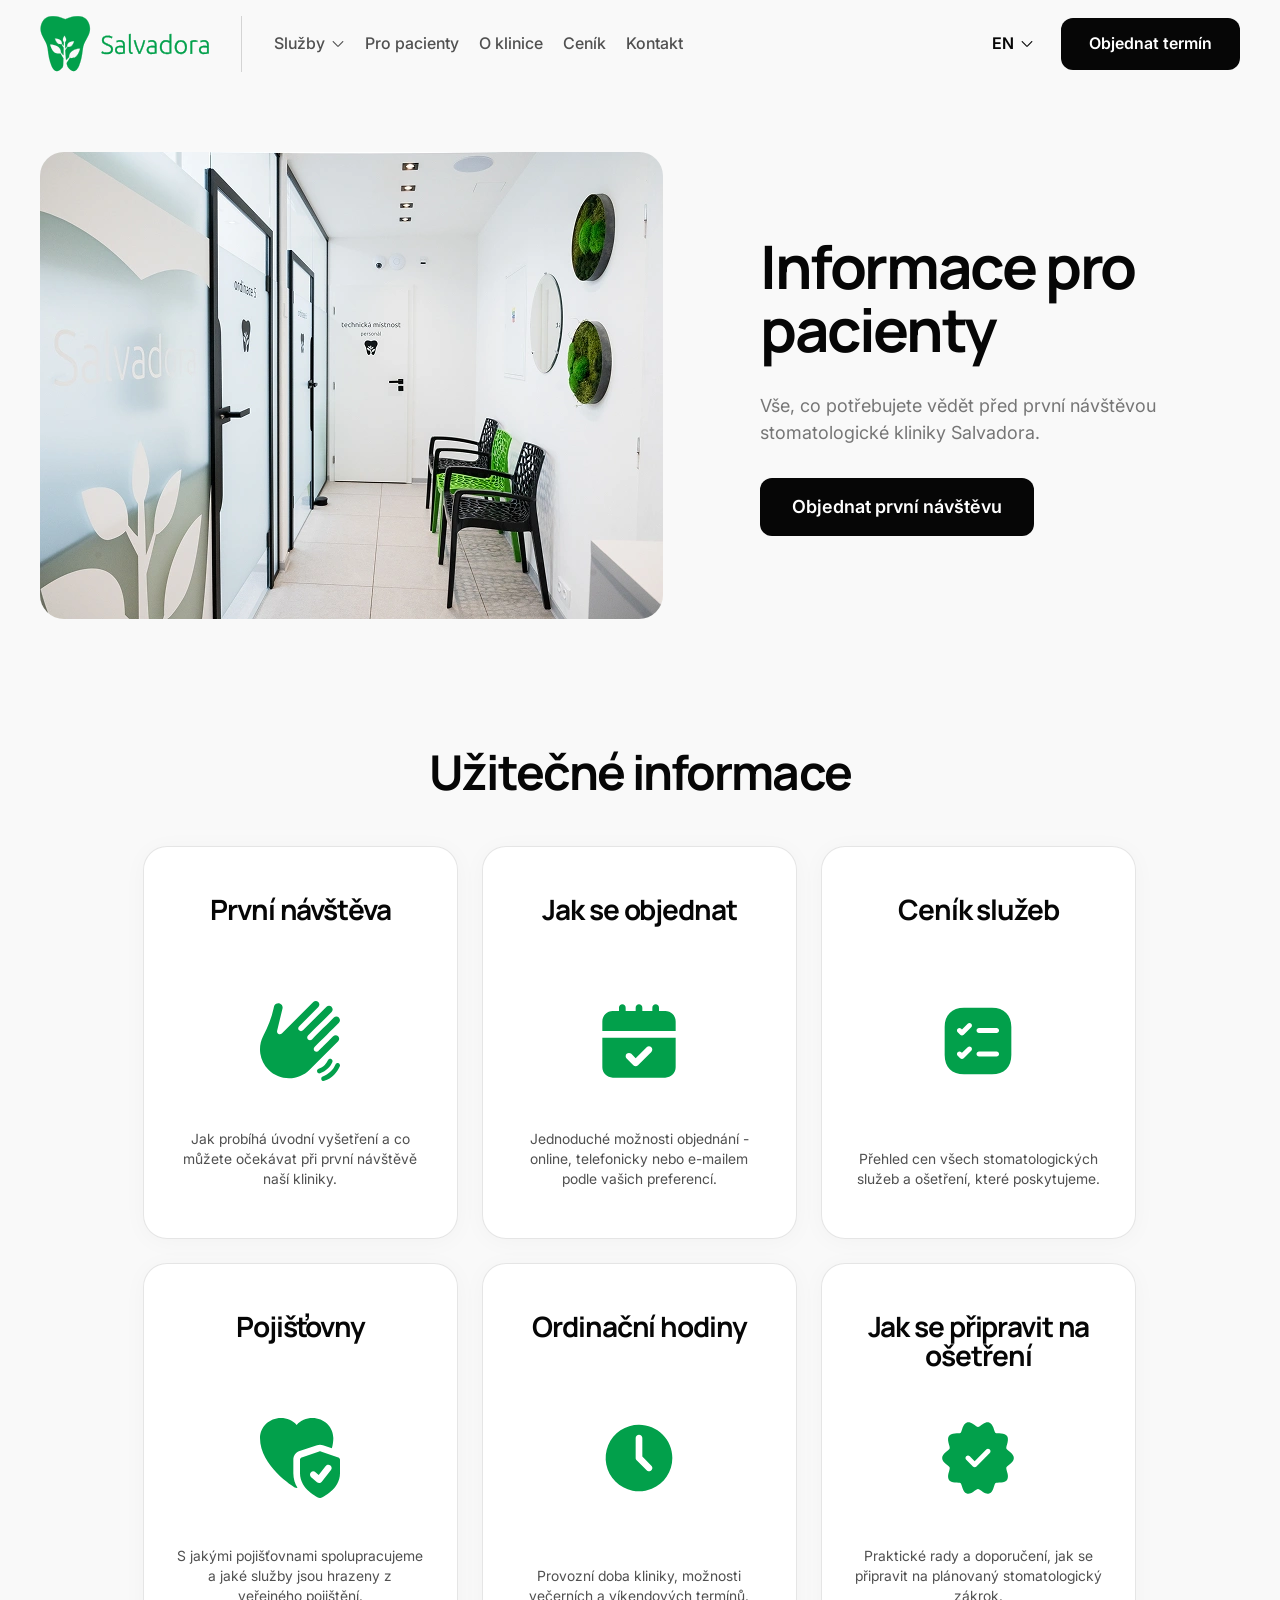
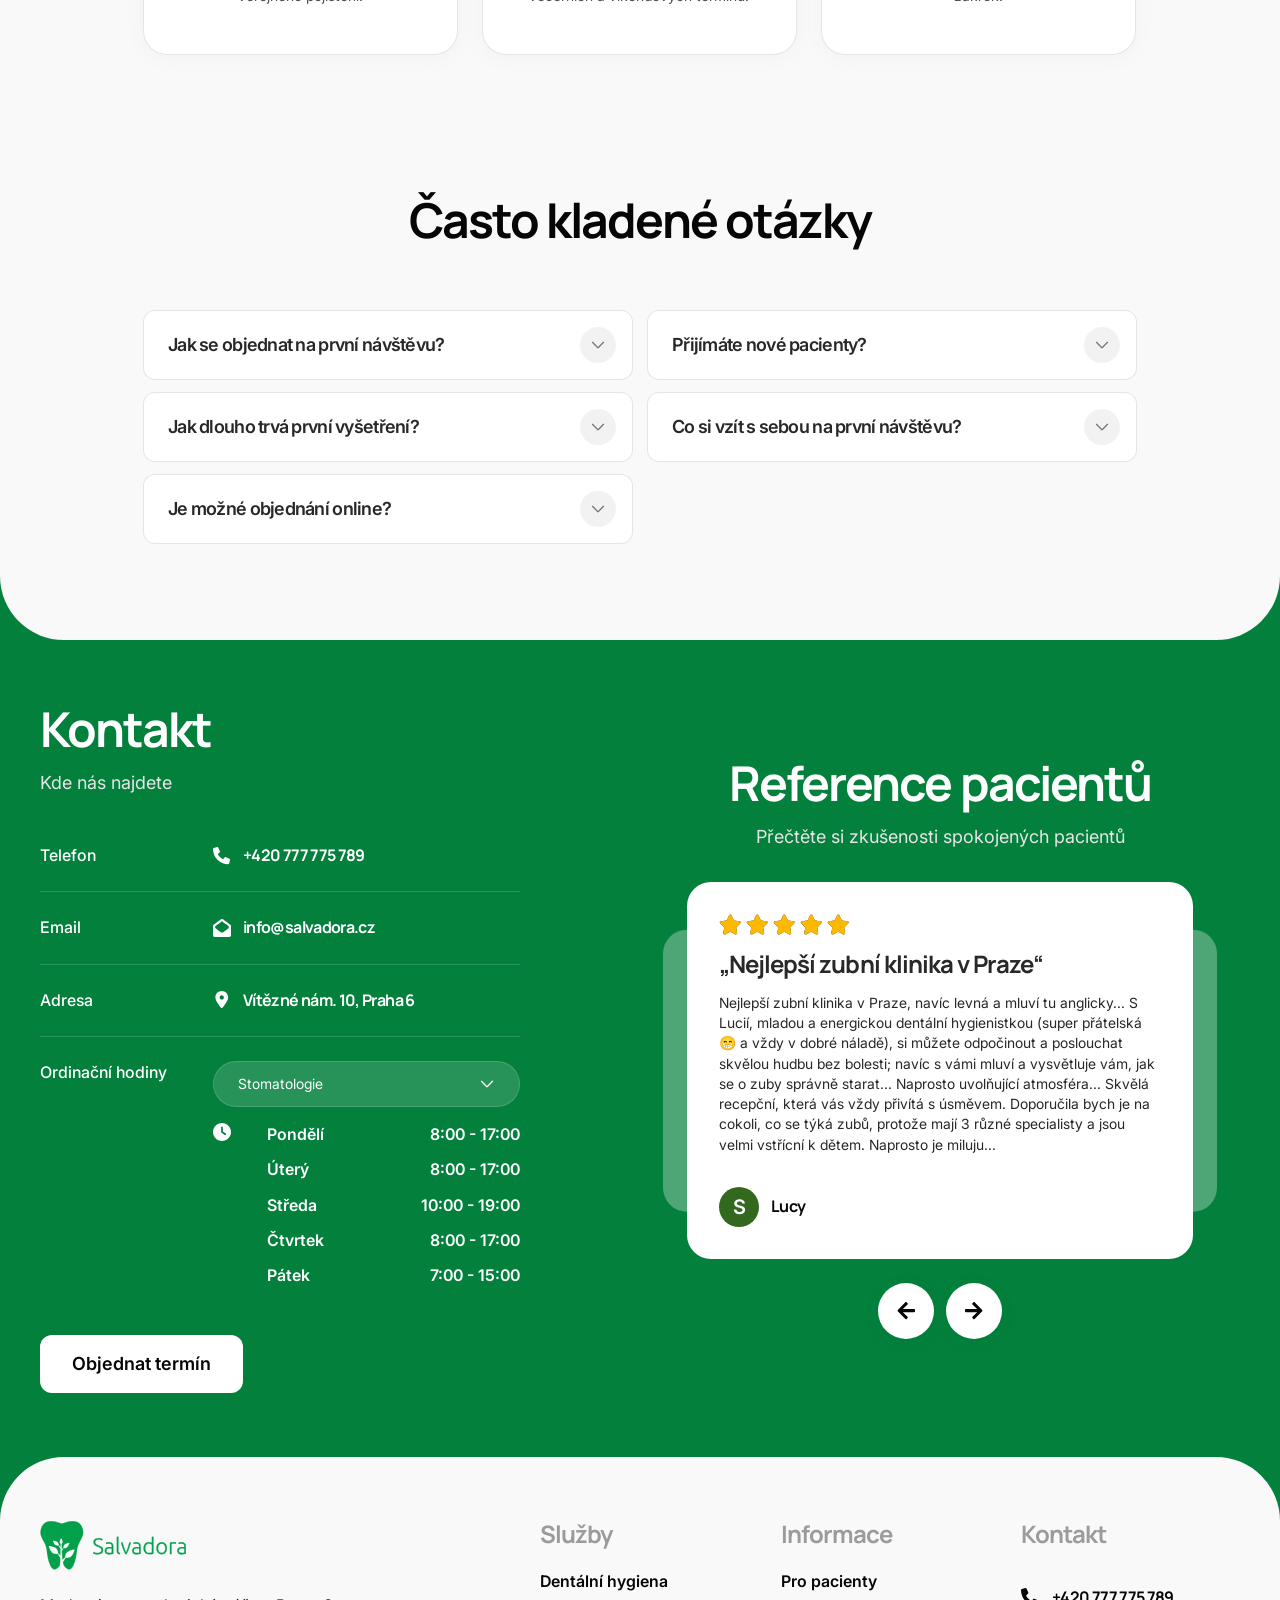
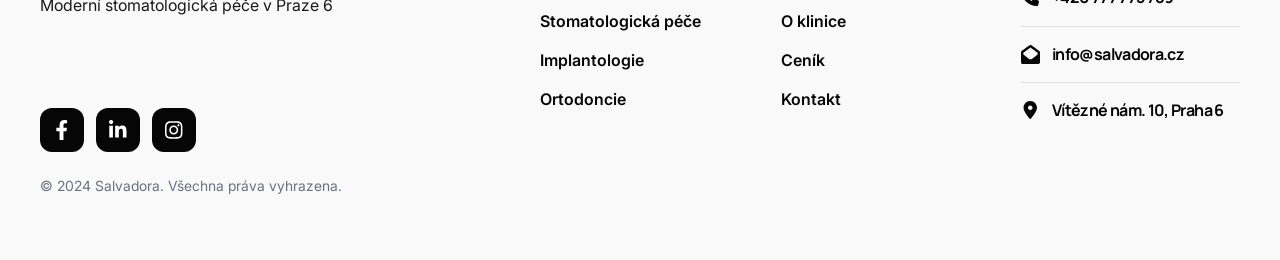
<file: src/frontend/for-clients.html>
<!doctype html>
<html lang="en">
  <head>
    <meta charset="UTF-8" />
    <meta http-equiv="X-UA-Compatible" content="IE=edge" />
    <meta name="viewport" content="width=device-width, initial-scale=1.0" />
    <link rel="icon" type="image/svg+xml" href="./images/favicon.ico" />
    <link rel="stylesheet" href="css/main.css" />
    <title>Pro klienty</title>
  </head>

  <body>
    <!-- header start
    =========================================== -->
    <header class="header" id="header">
      <div class="auto__container">
        <div class="header__inner">
          <a href="index.html" class="header__inner-logo">
            <img src="./images/logo.svg" alt="logo" />
            <img class="light" src="./images/logo-white.svg" alt="logo" />
          </a>
          <nav class="nav" id="menu">
            <div class="nav__inner">
              <ul class="nav__inner-links">
                <li>
                  <a href="service.html">
                    Služby
                    <svg>
                      <use xlink:href="#chevronBottom"></use>
                    </svg>
                  </a>
                  <ul>
                    <li>
                      <a href="#">Dentální hygiena</a>
                    </li>
                    <li>
                      <a href="service-detail.html">Stomatologická péče</a>
                    </li>
                    <li>
                      <a href="#">Implantologie</a>
                    </li>
                    <li>
                      <a href="#">Ortodoncie</a>
                    </li>
                  </ul>
                </li>
                <li>
                  <a href="for-clients.html"> Pro pacienty </a>
                </li>
                <li>
                  <a href="about.html"> O klinice </a>
                </li>
                <li>
                  <a href="pricing.html"> Ceník </a>
                </li>
                <li>
                  <a href="contact.html"> Kontakt </a>
                </li>
              </ul>
              <div class="nav__inner-buttons">
                <div class="lang">
                  <div class="lang__btn">
                    <b> CS </b>
                    <span>
                      <svg>
                        <use xlink:href="#chevronBottom"></use>
                      </svg>
                    </span>
                  </div>
                  <div class="lang__menu">
                    <button type="button" data-lang="EN">EN</button>
                    <button type="button" data-lang="DE">DE</button>
                    <button type="button" data-lang="CS">CS</button>
                  </div>
                </div>
                <button
                  type="button"
                  data-tab="#modal-1"
                  class="button primary sm modallBtn"
                >
                  Objednat termín
                </button>
              </div>
            </div>
          </nav>
          <div class="burger" id="menuBtn">
            <span></span>
          </div>
        </div>
      </div>
    </header>
    <!-- header end
    =========================================== -->
    <main class="main">
      <!-- intro start
    =========================================== -->
      <section class="intro rev">
        <div class="bg-white">
          <div class="auto__container">
            <div class="intro__inner editor-block">
              <div
                class="introContent wow fadeInRight"
                data-wow-duration=".5s"
                data-wow-delay=".4s"
              >
                <h1>Informace pro pacienty</h1>
                <p>
                  Vše, co potřebujete vědět před první návštěvou stomatologické
                  kliniky Salvadora.
                </p>
                <div class="introContent__buttons">
                  <a href="#" class="button primary">
                    Objednat první návštěvu
                  </a>
                </div>
              </div>
              <div
                class="introImage wow fadeInLeft"
                data-wow-duration=".5s"
                data-wow-delay=".2s"
              >
                <div class="introImage__inner">
                  <img src="./images/intro/1.webp" alt="banner" />
                </div>
              </div>
            </div>
          </div>
        </div>
      </section>
      <!-- intro end
    =========================================== -->
      <!-- category start
    =========================================== -->
      <section class="category">
        <div class="bg-white">
          <div class="auto__container">
            <div class="category__inner editor-block">
              <div class="category__inner-title">
                <h2
                  class="wow fadeInUp"
                  data-wow-duration=".5s"
                  data-wow-delay=".1s"
                >
                  Užitečné informace
                </h2>
              </div>
              <div class="category__inner-wrapper">
                <div class="category__inner-row">
                  <a
                    href="#"
                    class="categoryItem wow fadeInUp"
                    data-wow-duration=".5s"
                    data-wow-delay=".2s"
                  >
                    <h3>První návštěva</h3>
                    <div class="categoryItem__icon">
                      <img src="./images/services/11.svg" alt="icon" />
                    </div>
                    <div class="paragraph xsm">
                      <p>
                        Jak probíhá úvodní vyšetření a co můžete očekávat při
                        první návštěvě naší kliniky.
                      </p>
                    </div>
                  </a>
                  <a
                    href="#"
                    class="categoryItem wow fadeInUp"
                    data-wow-duration=".5s"
                    data-wow-delay=".3s"
                  >
                    <h3>Jak se objednat</h3>
                    <div class="categoryItem__icon">
                      <img src="./images/services/12.svg" alt="icon" />
                    </div>
                    <div class="paragraph xsm">
                      <p>
                        Jednoduché možnosti objednání - online, telefonicky nebo
                        e-mailem podle vašich preferencí.
                      </p>
                    </div>
                  </a>
                  <a
                    href="#"
                    class="categoryItem wow fadeInUp"
                    data-wow-duration=".5s"
                    data-wow-delay=".4s"
                  >
                    <h3>Ceník služeb</h3>
                    <div class="categoryItem__icon">
                      <img src="./images/services/13.svg" alt="icon" />
                    </div>
                    <div class="paragraph xsm">
                      <p>
                        Přehled cen všech stomatologických služeb a ošetření,
                        které poskytujeme.
                      </p>
                    </div>
                  </a>
                  <a
                    href="#"
                    class="categoryItem wow fadeInUp"
                    data-wow-duration=".5s"
                    data-wow-delay=".5s"
                  >
                    <h3>Pojišťovny</h3>
                    <div class="categoryItem__icon">
                      <img src="./images/services/14.svg" alt="icon" />
                    </div>
                    <div class="paragraph xsm">
                      <p>
                        S jakými pojišťovnami spolupracujeme a jaké služby jsou
                        hrazeny z veřejného pojištění.
                      </p>
                    </div>
                  </a>
                  <a
                    href="#"
                    class="categoryItem wow fadeInUp"
                    data-wow-duration=".5s"
                    data-wow-delay=".6s"
                  >
                    <h3>Ordinační hodiny</h3>
                    <div class="categoryItem__icon">
                      <img src="./images/services/15.svg" alt="icon" />
                    </div>
                    <div class="paragraph xsm">
                      <p>
                        Provozní doba kliniky, možnosti večerních a víkendových
                        termínů.
                      </p>
                    </div>
                  </a>
                  <a
                    href="#"
                    class="categoryItem wow fadeInUp"
                    data-wow-duration=".5s"
                    data-wow-delay=".7s"
                  >
                    <h3>Jak se připravit na ošetření</h3>
                    <div class="categoryItem__icon">
                      <img src="./images/services/16.svg" alt="icon" />
                    </div>
                    <div class="paragraph xsm">
                      <p>
                        Praktické rady a doporučení, jak se připravit na
                        plánovaný stomatologický zákrok.
                      </p>
                    </div>
                  </a>
                </div>
              </div>
            </div>
          </div>
        </div>
      </section>
      <!-- category end
    =========================================== -->
      <!-- faq start
    =========================================== -->
      <section class="faq">
        <div class="bg-white rounded-bottom">
          <div class="auto__container">
            <div class="faq__inner editor-block">
              <div class="faq__inner-title">
                <h2
                  class="wow fadeInUp"
                  data-wow-duration=".5s"
                  data-wow-delay=".1s"
                >
                  Často kladené otázky
                </h2>
              </div>
              <div class="faq__inner-row">
                <div class="faq__inner-col">
                  <div
                    class="faqItem wow fadeInUp"
                    data-wow-duration=".5s"
                    data-wow-delay=".2s"
                  >
                    <div class="faqItem__head faqBtn" data-faq="#faq-1">
                      <h6>Jak se objednat na první návštěvu?</h6>
                      <span>
                        <svg>
                          <use xlink:href="#chevronBottom"></use>
                        </svg>
                      </span>
                    </div>
                    <div class="faqItem__body faqEvent" id="faq-1">
                      <p>Doporučujeme chodit na prohlídku každých 6 měsíců.</p>
                    </div>
                  </div>
                  <div
                    class="faqItem wow fadeInUp"
                    data-wow-duration=".5s"
                    data-wow-delay=".3s"
                  >
                    <div class="faqItem__head faqBtn" data-faq="#faq-2">
                      <h6>Jak dlouho trvá první vyšetření?</h6>
                      <span>
                        <svg>
                          <use xlink:href="#chevronBottom"></use>
                        </svg>
                      </span>
                    </div>
                    <div class="faqItem__body faqEvent" id="faq-2">
                      <p>Doporučujeme chodit na prohlídku každých 6 měsíců.</p>
                    </div>
                  </div>
                  <div
                    class="faqItem wow fadeInUp"
                    data-wow-duration=".5s"
                    data-wow-delay=".4s"
                  >
                    <div class="faqItem__head faqBtn" data-faq="#faq-3">
                      <h6>Je možné objednání online?</h6>
                      <span>
                        <svg>
                          <use xlink:href="#chevronBottom"></use>
                        </svg>
                      </span>
                    </div>
                    <div class="faqItem__body faqEvent" id="faq-3">
                      <p>Doporučujeme chodit na prohlídku každých 6 měsíců.</p>
                    </div>
                  </div>
                </div>
                <div class="faq__inner-col">
                  <div
                    class="faqItem wow fadeInUp"
                    data-wow-duration=".5s"
                    data-wow-delay=".5s"
                  >
                    <div class="faqItem__head faqBtn" data-faq="#faq-4">
                      <h6>Přijímáte nové pacienty?</h6>
                      <span>
                        <svg>
                          <use xlink:href="#chevronBottom"></use>
                        </svg>
                      </span>
                    </div>
                    <div class="faqItem__body faqEvent" id="faq-4">
                      <p>Doporučujeme chodit na prohlídku každých 6 měsíců.</p>
                    </div>
                  </div>
                  <div
                    class="faqItem wow fadeInUp"
                    data-wow-duration=".5s"
                    data-wow-delay=".6s"
                  >
                    <div class="faqItem__head faqBtn" data-faq="#faq-5">
                      <h6>Co si vzít s sebou na první návštěvu?</h6>
                      <span>
                        <svg>
                          <use xlink:href="#chevronBottom"></use>
                        </svg>
                      </span>
                    </div>
                    <div class="faqItem__body faqEvent" id="faq-5">
                      <p>Doporučujeme chodit na prohlídku každých 6 měsíců.</p>
                    </div>
                  </div>
                </div>
              </div>
            </div>
          </div>
        </div>
      </section>
      <!-- faq end
    =========================================== -->
      <!-- join start
    =========================================== -->
      <section class="join">
        <div class="bg-green">
          <div class="auto__container">
            <div class="join__inner editor-block">
              <div
                class="joinContact wow fadeInLeft"
                data-wow-duration=".5s"
                data-wow-delay=".2s"
              >
                <div class="joinContact__title">
                  <h2>Kontakt</h2>
                  <p>Kde nás najdete</p>
                </div>
                <div class="joinContact__col">
                  <a
                    href="tel:+420 777 775 789"
                    class="joinItem"
                    target="_blank"
                  >
                    <div class="joinItem__title">
                      <div class="paragraph">
                        <p class="sm">Telefon</p>
                      </div>
                    </div>
                    <div class="joinItem__content">
                      <div class="joinItem__info">
                        <span>
                          <svg>
                            <use xlink:href="#phoneIcon"></use>
                          </svg>
                        </span>
                        <h6>+420 777 775 789</h6>
                      </div>
                    </div>
                  </a>
                  <a
                    href="mailto:info@salvadora.cz"
                    class="joinItem"
                    target="_blank"
                  >
                    <div class="joinItem__title">
                      <div class="paragraph">
                        <p class="sm">Email</p>
                      </div>
                    </div>
                    <div class="joinItem__content">
                      <div class="joinItem__info">
                        <span>
                          <svg>
                            <use xlink:href="#mailIcon"></use>
                          </svg>
                        </span>
                        <h6>info@salvadora.cz</h6>
                      </div>
                    </div>
                  </a>
                  <a
                    href="https://maps.app.goo.gl/96EUiA7mdK3tNPhs7"
                    class="joinItem"
                    target="_blank"
                  >
                    <div class="joinItem__title">
                      <div class="paragraph">
                        <p class="sm">Adresa</p>
                      </div>
                    </div>
                    <div class="joinItem__content">
                      <div class="joinItem__info">
                        <span>
                          <svg>
                            <use xlink:href="#locationIcon"></use>
                          </svg>
                        </span>
                        <h6>Vítězné nám. 10, Praha 6</h6>
                      </div>
                    </div>
                  </a>
                  <div class="joinItem">
                    <div class="joinItem__title">
                      <div class="paragraph">
                        <p class="sm">Ordinační hodiny</p>
                      </div>
                    </div>
                    <div class="joinItem__content">
                      <div class="select">
                        <div class="select__selected">
                          <p>Stomatologie</p>
                          <svg>
                            <use xlink:href="#chevronBottom"></use>
                          </svg>
                        </div>
                        <ul class="select__options">
                          <li data-schedule="#schedule-1">Stomatologie</li>
                          <li data-schedule="#schedule-2">Dentální hygiena</li>
                          <li data-schedule="#schedule-3">Rentgen</li>
                        </ul>
                      </div>
                      <div class="joinItem__schedule active" id="schedule-1">
                        <span>
                          <svg>
                            <use xlink:href="#clockIcon"></use>
                          </svg>
                        </span>
                        <ul>
                          <li>
                            <p>Pondělí</p>
                            <p>8:00 - 17:00</p>
                          </li>
                          <li>
                            <p>Úterý</p>
                            <p>8:00 - 17:00</p>
                          </li>
                          <li>
                            <p>Středa</p>
                            <p>10:00 - 19:00</p>
                          </li>
                          <li>
                            <p>Čtvrtek</p>
                            <p>8:00 - 17:00</p>
                          </li>
                          <li>
                            <p>Pátek</p>
                            <p>7:00 - 15:00</p>
                          </li>
                        </ul>
                      </div>
                      <div class="joinItem__schedule" id="schedule-2">
                        <span>
                          <svg>
                            <use xlink:href="#clockIcon"></use>
                          </svg>
                        </span>
                        <ul>
                          <li>
                            <p>Pondělí</p>
                            <p>7:00 - 17:00</p>
                          </li>
                          <li>
                            <p>Úterý</p>
                            <p>8:30 - 17:00</p>
                          </li>
                          <li>
                            <p>Středa</p>
                            <p>10:00 - 19:00</p>
                          </li>
                          <li>
                            <p>Čtvrtek</p>
                            <p>8:00 - 17:00</p>
                          </li>
                          <li>
                            <p>Pátek</p>
                            <p>8:00 - 15:00</p>
                          </li>
                        </ul>
                      </div>
                      <div class="joinItem__schedule" id="schedule-3">
                        <span>
                          <svg>
                            <use xlink:href="#clockIcon"></use>
                          </svg>
                        </span>
                        <ul>
                          <li>
                            <p>Pondělí</p>
                            <p>8:00 - 16:30</p>
                          </li>
                          <li>
                            <p>Úterý</p>
                            <p>8:00 - 16:30</p>
                          </li>
                          <li>
                            <p>Středa</p>
                            <p>8:00 - 16:30</p>
                          </li>
                          <li>
                            <p>Čtvrtek</p>
                            <p>8:00 - 16:30</p>
                          </li>
                          <li>
                            <p>Pátek</p>
                            <p>8:00 - 15:00</p>
                          </li>
                        </ul>
                      </div>
                    </div>
                  </div>
                </div>
                <div class="joinContact__foot">
                  <button
                    type="button"
                    data-tab="#modal-1"
                    class="button secondary modallBtn"
                  >
                    Objednat termín
                  </button>
                </div>
              </div>
              <div class="joinRef">
                <div
                  class="joinRef__title wow fadeIn"
                  data-wow-duration=".5s"
                  data-wow-delay=".4s"
                >
                  <h2>Reference pacientů</h2>
                  <p>Přečtěte si zkušenosti spokojených pacientů</p>
                </div>
                <div class="joinRef__wrapper">
                  <div class="joinRef__slider">
                    <div class="swiper-wrapper">
                      <div class="swiper-slide">
                        <div class="joinSlide">
                          <div class="joinSlide__stars">
                            <img
                              src="./images/join/stars-empty.svg"
                              alt="stars"
                            />
                            <div
                              class="joinSlide__stars-overlay"
                              style="max-width: 100%"
                            >
                              <img
                                src="./images/join/stars-filled.svg"
                                alt="stars"
                              />
                            </div>
                          </div>
                          <div class="joinSlide__content">
                            <h4>„Nejlepší zubní klinika v Praze“</h4>
                            <div class="paragraph xsm">
                              <p>
                                Nejlepší zubní klinika v Praze, navíc levná a
                                mluví tu anglicky... S Lucií, mladou a
                                energickou dentální hygienistkou (super
                                přátelská 😁 a vždy v dobré náladě), si můžete
                                odpočinout a poslouchat skvělou hudbu bez
                                bolesti; navíc s vámi mluví a vysvětluje vám,
                                jak se o zuby správně starat... Naprosto
                                uvolňující atmosféra... Skvělá recepční, která
                                vás vždy přivítá s úsměvem. Doporučila bych je
                                na cokoli, co se týká zubů, protože mají 3 různé
                                specialisty a jsou velmi vstřícní k dětem.
                                Naprosto je miluju...
                              </p>
                            </div>
                          </div>
                          <div class="joinSlide__profile">
                            <div class="joinSlide__avatar">
                              <p>S</p>
                            </div>
                            <div class="joinSlide__name">
                              <h6>Lucy</h6>
                            </div>
                          </div>
                        </div>
                      </div>
                      <div class="swiper-slide">
                        <div class="joinSlide">
                          <div class="joinSlide__stars">
                            <img
                              src="./images/join/stars-empty.svg"
                              alt="stars"
                            />
                            <div
                              class="joinSlide__stars-overlay"
                              style="max-width: 80%"
                            >
                              <img
                                src="./images/join/stars-filled.svg"
                                alt="stars"
                              />
                            </div>
                          </div>
                          <div class="joinSlide__content">
                            <h4>„2Nejlepší zubní klinika v Praze“</h4>
                            <div class="paragraph xsm">
                              <p>
                                Nejlepší zubní klinika v Praze, navíc levná a
                                mluví tu anglicky... S Lucií, mladou a
                                energickou dentální hygienistkou (super
                                přátelská 😁 a vždy v dobré náladě), si můžete
                                odpočinout a poslouchat skvělou hudbu bez
                                bolesti; navíc s vámi mluví a vysvětluje vám,
                                jak se o zuby správně starat... Naprosto
                                uvolňující atmosféra... Skvělá recepční, která
                              </p>
                            </div>
                          </div>
                          <div class="joinSlide__profile">
                            <div class="joinSlide__avatar">
                              <p>S</p>
                            </div>
                            <div class="joinSlide__name">
                              <h6>Lucy</h6>
                            </div>
                          </div>
                        </div>
                      </div>
                      <div class="swiper-slide">
                        <div class="joinSlide">
                          <div class="joinSlide__stars">
                            <img
                              src="./images/join/stars-empty.svg"
                              alt="stars"
                            />
                            <div
                              class="joinSlide__stars-overlay"
                              style="max-width: 100%"
                            >
                              <img
                                src="./images/join/stars-filled.svg"
                                alt="stars"
                              />
                            </div>
                          </div>
                          <div class="joinSlide__content">
                            <h4>„3Nejlepší zubní klinika v Praze“</h4>
                            <div class="paragraph xsm">
                              <p>
                                Nejlepší zubní klinika v Praze, navíc levná a
                                mluví tu anglicky... S Lucií, mladou a
                                energickou dentální hygienistkou (super
                                přátelská 😁 a vždy v dobré náladě), si můžete
                                odpočinout a poslouchat skvělou hudbu bez
                                bolesti; navíc s vámi mluví a vysvětluje vám,
                                jak se o zuby správně starat... Naprosto
                                uvolňující atmosféra... Skvělá recepční, která
                                vás vždy přivítá s úsměvem. Doporučila bych je
                                na cokoli, co se týká zubů, protože mají 3 různé
                                specialisty a jsou velmi vstřícní k dětem.
                                Naprosto je miluju...
                              </p>
                            </div>
                          </div>
                          <div class="joinSlide__profile">
                            <div class="joinSlide__avatar">
                              <p>S</p>
                            </div>
                            <div class="joinSlide__name">
                              <h6>Lucy</h6>
                            </div>
                          </div>
                        </div>
                      </div>
                      <div class="swiper-slide">
                        <div class="joinSlide">
                          <div class="joinSlide__stars">
                            <img
                              src="./images/join/stars-empty.svg"
                              alt="stars"
                            />
                            <div
                              class="joinSlide__stars-overlay"
                              style="max-width: 100%"
                            >
                              <img
                                src="./images/join/stars-filled.svg"
                                alt="stars"
                              />
                            </div>
                          </div>
                          <div class="joinSlide__content">
                            <h4>„4Nejlepší zubní klinika v Praze“</h4>
                            <div class="paragraph xsm">
                              <p>
                                Nejlepší zubní klinika v Praze, navíc levná a
                                mluví tu anglicky... S Lucií, mladou a
                                energickou dentální hygienistkou (super
                                přátelská 😁 a vždy v dobré náladě), si můžete
                                odpočinout a poslouchat skvělou hudbu bez
                                bolesti; navíc s vámi mluví a vysvětluje vám,
                                jak se o zuby správně starat... Naprosto
                                uvolňující atmosféra... Skvělá recepční, která
                                vás vždy přivítá s úsměvem. Doporučila bych je
                                na cokoli, co se týká zubů, protože mají 3 různé
                              </p>
                            </div>
                          </div>
                          <div class="joinSlide__profile">
                            <div class="joinSlide__avatar">
                              <p>S</p>
                            </div>
                            <div class="joinSlide__name">
                              <h6>Lucy</h6>
                            </div>
                          </div>
                        </div>
                      </div>
                    </div>
                  </div>
                  <div class="swiper-buttons">
                    <button type="button" class="swiper-button-prev">
                      <svg>
                        <use xlink:href="#arrowRightSm"></use>
                      </svg>
                    </button>
                    <button type="button" class="swiper-button-next">
                      <svg>
                        <use xlink:href="#arrowRightSm"></use>
                      </svg>
                    </button>
                  </div>
                </div>
              </div>
            </div>
          </div>
        </div>
      </section>
      <!-- join end
    =========================================== -->
    </main>
    <!-- footer start
    =========================================== -->
    <footer class="footer">
      <div class="auto__container">
        <div class="footer__inner">
          <div class="footer__inner-row">
            <div class="footer__inner-main">
              <a href="index.html" class="footer__inner-logo">
                <img src="./images/logo.svg" alt="logo" />
              </a>
              <div class="paragraph sm">
                <p>Moderní stomatologická péče v Praze 6</p>
              </div>
            </div>
            <div class="footer__inner-links">
              <div class="footer__inner-col">
                <h4>Služby</h4>
                <a href="#"> Dentální hygiena </a>
                <a href="service-detail.html"> Stomatologická péče </a>
                <a href="#"> Implantologie </a>
                <a href="#"> Ortodoncie </a>
              </div>
              <div class="footer__inner-col">
                <h4>Informace</h4>
                <a href="for-clients.html"> Pro pacienty </a>
                <a href="about.html"> O klinice </a>
                <a href="pricing.html"> Ceník </a>
                <a href="contact.html"> Kontakt </a>
              </div>
              <div class="footer__inner-col">
                <h4>Kontakt</h4>
                <a href="tel:+420 777 775 789" class="footerItem">
                  <span>
                    <svg>
                      <use xlink:href="#phoneIcon"></use>
                    </svg>
                  </span>
                  <h6>+420 777 775 789</h6>
                </a>
                <a href="mailto:info@salvadora.cz" class="footerItem">
                  <span>
                    <svg>
                      <use xlink:href="#mailIcon"></use>
                    </svg>
                  </span>
                  <h6>info@salvadora.cz</h6>
                </a>
                <a
                  href="https://maps.app.goo.gl/96EUiA7mdK3tNPhs7"
                  class="footerItem"
                  target="_blank"
                >
                  <span>
                    <svg>
                      <use xlink:href="#locationIcon"></use>
                    </svg>
                  </span>
                  <h6>Vítězné nám. 10, Praha 6</h6>
                </a>
              </div>
            </div>
          </div>
          <div class="footer__inner-copy">
            <div class="footer__inner-social">
              <a href="#">
                <svg>
                  <use xlink:href="#facebook"></use>
                </svg>
              </a>
              <a href="#">
                <svg>
                  <use xlink:href="#linkedin"></use>
                </svg>
              </a>
              <a href="#">
                <svg>
                  <use xlink:href="#instagram"></use>
                </svg>
              </a>
            </div>
            <div class="paragraph xsm">
              <p>© 2024 Salvadora. Všechna práva vyhrazena.</p>
            </div>
          </div>
        </div>
      </div>
    </footer>
    <!-- footer end
    =========================================== -->
    <!-- modals start-->
    <div class="modall" id="modal-1">
      <form action="#" class="modall__inner">
        <div class="modallMain">
          <div class="modall__inner-head">
            <div class="modall__inner-title">
              <h3>Kontaktujte nás</h3>
            </div>
            <div class="modall__inner-close modallClose" data-modal="modal-1">
              <svg>
                <use xlink:href="#closeIcon"></use>
              </svg>
            </div>
          </div>
          <div class="modallForm">
            <div class="modallForm__row">
              <label class="input__outer big">
                <p>Jméno</p>
                <div class="input">
                  <input type="text" placeholder="Zadejte sem..." />
                </div>
              </label>
              <label class="input__outer">
                <p>E-mail</p>
                <div class="input">
                  <input type="email" placeholder="Zadejte sem..." />
                </div>
              </label>
              <label class="input__outer">
                <p>Telefon</p>
                <div class="input">
                  <input type="tel" placeholder="Zadejte sem..." />
                </div>
              </label>
              <label class="input__outer big">
                <p>Zpráva</p>
                <div class="input">
                  <textarea
                    name=""
                    id=""
                    rows="5"
                    placeholder="Zadejte sem..."
                  ></textarea>
                </div>
              </label>
            </div>
            <label class="check">
              <div class="check__box">
                <input type="checkbox" />
                <span> </span>
              </div>
              <p>
                Souhlasím se zásadami ochrany osobních údajů společnosti
                Savadora
              </p>
            </label>
          </div>
        </div>
        <div class="modall__inner-foot">
          <button type="submit" class="button primary sm">
            Odeslat zprávu
          </button>
        </div>
      </form>
    </div>
    <!-- modals end-->
    <!-- Sprites
    =========================================== -->
    <svg style="display: none">
      <symbol id="checkIcon" viewBox="0 0 18 18">
        <path
          d="M7.16229 11.3625L13.5185 5.00625C13.6685 4.85625 13.8435 4.78125 14.0435 4.78125C14.2435 4.78125 14.4185 4.85625 14.5685 5.00625C14.7185 5.15625 14.7935 5.33438 14.7935 5.54063C14.7935 5.74688 14.7185 5.925 14.5685 6.075L7.68729 12.975C7.53729 13.125 7.36229 13.2 7.16229 13.2C6.96229 13.2 6.78729 13.125 6.63729 12.975L3.41229 9.75C3.26229 9.6 3.19041 9.42188 3.19666 9.21563C3.20291 9.00938 3.28104 8.83125 3.43104 8.68125C3.58104 8.53125 3.75916 8.45625 3.96541 8.45625C4.17166 8.45625 4.34979 8.53125 4.49979 8.68125L7.16229 11.3625Z"
          fill="currentColor"
        />
      </symbol>
      <symbol id="arrowRight" viewBox="0 0 24 24">
        <path
          d="M16.627 12.75H5.25C5.03717 12.75 4.859 12.6782 4.7155 12.5345C4.57183 12.391 4.5 12.2128 4.5 12C4.5 11.7872 4.57183 11.609 4.7155 11.4655C4.859 11.3218 5.03717 11.25 5.25 11.25H16.627L11.4577 6.08076C11.3091 5.93209 11.2357 5.75809 11.2375 5.55876C11.2395 5.35942 11.318 5.18217 11.473 5.02701C11.6282 4.88217 11.8038 4.80717 12 4.80201C12.1962 4.79684 12.3718 4.87184 12.527 5.02701L18.8673 11.3673C18.9609 11.4609 19.0269 11.5597 19.0652 11.6635C19.1037 11.7673 19.123 11.8795 19.123 12C19.123 12.1205 19.1037 12.2327 19.0652 12.3365C19.0269 12.4403 18.9609 12.5391 18.8673 12.6328L12.527 18.973C12.3885 19.1115 12.217 19.1823 12.0125 19.1855C11.808 19.1887 11.6282 19.1178 11.473 18.973C11.318 18.8178 11.2405 18.6397 11.2405 18.4385C11.2405 18.2372 11.318 18.0589 11.473 17.9038L16.627 12.75Z"
          fill="currentColor"
        />
      </symbol>
      <symbol id="arrowRightSm" viewBox="0 0 18 18">
        <path
          d="M7.42188 1.21094L8.28125 0.351562C8.67188 0 9.25781 0 9.60938 0.351562L17.2266 7.92969C17.5781 8.32031 17.5781 8.90625 17.2266 9.25781L9.60938 16.875C9.25781 17.2266 8.67188 17.2266 8.28125 16.875L7.42188 16.0156C7.07031 15.625 7.07031 15.0391 7.42188 14.6484L12.1484 10.1562H0.9375C0.390625 10.1562 0 9.76562 0 9.21875V7.96875C0 7.46094 0.390625 7.03125 0.9375 7.03125H12.1484L7.42188 2.57812C7.07031 2.1875 7.03125 1.60156 7.42188 1.21094Z"
          fill="currentColor"
        />
      </symbol>
      <symbol id="chevronBottom" viewBox="0 0 20 20">
        <path
          d="M10 12.3463L16.2773 6.06897C16.4429 5.90341 16.6378 5.82272 16.8621 5.82688C17.0865 5.83119 17.2815 5.91612 17.4471 6.08168C17.6126 6.24737 17.6954 6.44237 17.6954 6.66668C17.6954 6.89098 17.6126 7.08598 17.4471 7.25168L11.0673 13.6442C10.9166 13.7949 10.7478 13.9065 10.5608 13.9792C10.3739 14.0518 10.187 14.0881 10 14.0881C9.81307 14.0881 9.62612 14.0518 9.43918 13.9792C9.25223 13.9065 9.08342 13.7949 8.93272 13.6442L2.54001 7.25168C2.37446 7.08598 2.29383 6.88883 2.29814 6.66022C2.30244 6.43161 2.38737 6.23452 2.55293 6.06897C2.71848 5.90341 2.91348 5.82063 3.13793 5.82063C3.36223 5.82063 3.55717 5.90341 3.72272 6.06897L10 12.3463Z"
          fill="currentColor"
        />
      </symbol>
      <symbol id="mailIcon" viewBox="0 0 18 18">
        <path
          d="M17.332 5.73047C17.7539 6.04688 18 6.53906 18 7.06641V16.3477C18 17.2617 17.2266 18 16.3125 18H1.6875C0.738281 18 0 17.2617 0 16.3125V7.06641C0 6.53906 0.210938 6.04688 0.632812 5.73047C1.51172 5.02734 2.21484 4.5 6.39844 1.47656C6.99609 1.05469 8.15625 0 8.96484 0H9C9.80859 0 10.9688 1.05469 11.5664 1.47656C15.75 4.5 16.4531 5.0625 17.332 5.73047ZM10.6523 12.9375L15.75 8.96484V7.34766C14.9766 6.75 14.0625 6.08203 10.2305 3.30469C10.125 3.19922 9.98438 3.09375 9.84375 2.98828C9.66797 2.84766 9.28125 2.53125 9 2.35547C8.68359 2.53125 8.29688 2.84766 8.12109 2.98828C7.98047 3.09375 7.83984 3.19922 7.73438 3.26953C3.86719 6.08203 2.98828 6.75 2.25 7.34766V8.96484L7.3125 12.9375C7.80469 13.3242 8.40234 13.5 9 13.5C9.5625 13.5 10.1602 13.3242 10.6523 12.9375Z"
          fill="currentColor"
        />
      </symbol>
      <symbol id="phoneIcon" viewBox="0 0 19 19">
        <path
          d="M17.9648 13.6758L17.1211 17.2266C17.0156 17.7539 16.5938 18.1055 16.0664 18.1055C7.20703 18.0703 0 10.8633 0 2.00391C0 1.47656 0.316406 1.05469 0.84375 0.949219L4.39453 0.105469C4.88672 0 5.41406 0.28125 5.625 0.738281L7.27734 4.57031C7.45312 5.02734 7.34766 5.55469 6.96094 5.83594L5.0625 7.38281C6.25781 9.80859 8.22656 11.7773 10.6875 12.9727L12.2344 11.0742C12.5156 10.7227 13.043 10.582 13.5 10.7578L17.332 12.4102C17.7891 12.6562 18.0703 13.1836 17.9648 13.6758Z"
          fill="currentColor"
        />
      </symbol>
      <symbol id="locationIcon" viewBox="0 0 14 19">
        <path
          d="M5.90625 17.5781C4.07812 15.293 0 9.84375 0 6.75C0 3.02344 2.98828 0 6.75 0C10.4766 0 13.5 3.02344 13.5 6.75C13.5 9.84375 9.38672 15.293 7.55859 17.5781C7.13672 18.1055 6.32812 18.1055 5.90625 17.5781ZM6.75 9C7.98047 9 9 8.01562 9 6.75C9 5.51953 7.98047 4.5 6.75 4.5C5.48438 4.5 4.5 5.51953 4.5 6.75C4.5 8.01562 5.48438 9 6.75 9Z"
          fill="currentColor"
        />
      </symbol>
      <symbol id="clockIcon" viewBox="0 0 18 18">
        <path
          d="M9 18C4.00781 18 0 13.9922 0 9C0 4.04297 4.00781 0 9 0C13.957 0 18 4.04297 18 9C18 13.9922 13.957 18 9 18ZM8.15625 9C8.15625 9.28125 8.29688 9.5625 8.50781 9.70312L11.8828 11.9531C12.2695 12.2344 12.7969 12.1289 13.043 11.7422C13.3242 11.3555 13.2188 10.8281 12.832 10.5469L9.84375 8.57812V4.21875C9.84375 3.76172 9.45703 3.375 8.96484 3.375C8.50781 3.375 8.12109 3.76172 8.12109 4.21875L8.15625 9Z"
          fill="currentColor"
        />
      </symbol>
      <symbol id="searchIcon" viewBox="0 0 24 24">
        <path
          d="M9.51906 15.6152C7.81139 15.6152 6.36522 15.023 5.18056 13.8385C3.99606 12.6538 3.40381 11.2077 3.40381 9.5C3.40381 7.79233 3.99606 6.34617 5.18056 5.1615C6.36522 3.977 7.81139 3.38475 9.51906 3.38475C11.2267 3.38475 12.6729 3.977 13.8576 5.1615C15.0421 6.34617 15.6343 7.79233 15.6343 9.5C15.6343 10.2142 15.5145 10.8963 15.2748 11.5463C15.035 12.1962 14.7151 12.7616 14.3151 13.2423L20.0691 18.9962C20.2076 19.1346 20.2784 19.3086 20.2816 19.5182C20.2847 19.7279 20.2139 19.9052 20.0691 20.05C19.9242 20.1948 19.7486 20.2673 19.5421 20.2673C19.3357 20.2673 19.1601 20.1948 19.0153 20.05L13.2613 14.296C12.7613 14.7088 12.1863 15.0319 11.5363 15.2653C10.8863 15.4986 10.2139 15.6152 9.51906 15.6152ZM9.51906 14.1155C10.8076 14.1155 11.8989 13.6683 12.7931 12.774C13.6874 11.8798 14.1346 10.7885 14.1346 9.5C14.1346 8.2115 13.6874 7.12017 12.7931 6.226C11.8989 5.33167 10.8076 4.8845 9.51906 4.8845C8.23056 4.8845 7.13923 5.33167 6.24506 6.226C5.35072 7.12017 4.90356 8.2115 4.90356 9.5C4.90356 10.7885 5.35072 11.8798 6.24506 12.774C7.13923 13.6683 8.23056 14.1155 9.51906 14.1155Z"
          fill="currentColor"
        />
      </symbol>
      <symbol id="facebook" viewBox="0 0 44 44">
        <path
          d="M26.3984 23.25H23.4688V32H19.5625V23.25H16.3594V19.6562H19.5625V16.8828C19.5625 13.7578 21.4375 12 24.2891 12C25.6562 12 27.1016 12.2734 27.1016 12.2734V15.3594H25.5C23.9375 15.3594 23.4688 16.2969 23.4688 17.3125V19.6562H26.9453L26.3984 23.25Z"
          fill="currentColor"
        />
      </symbol>
      <symbol id="linkedin" viewBox="0 0 44 44">
        <path
          d="M16.9062 29.5H13.2734V17.8203H16.9062V29.5ZM15.0703 16.2578C13.9375 16.2578 13 15.2812 13 14.1094C13 12.5078 14.7188 11.4922 16.125 12.3125C16.7891 12.6641 17.1797 13.3672 17.1797 14.1094C17.1797 15.2812 16.2422 16.2578 15.0703 16.2578ZM30.4609 29.5H26.8672V23.8359C26.8672 22.4688 26.8281 20.75 24.9531 20.75C23.0781 20.75 22.8047 22.1953 22.8047 23.7188V29.5H19.1719V17.8203H22.6484V19.4219H22.6875C23.1953 18.5234 24.3672 17.5469 26.125 17.5469C29.7969 17.5469 30.5 19.9688 30.5 23.0938V29.5H30.4609Z"
          fill="currentColor"
        />
      </symbol>
      <symbol id="instagram" viewBox="0 0 44 44">
        <path
          d="M21.75 17.5078C24.2109 17.5078 26.2422 19.5391 26.2422 22C26.2422 24.5 24.2109 26.4922 21.75 26.4922C19.25 26.4922 17.2578 24.5 17.2578 22C17.2578 19.5391 19.25 17.5078 21.75 17.5078ZM21.75 24.9297C23.3516 24.9297 24.6406 23.6406 24.6406 22C24.6406 20.3984 23.3516 19.1094 21.75 19.1094C20.1094 19.1094 18.8203 20.3984 18.8203 22C18.8203 23.6406 20.1484 24.9297 21.75 24.9297ZM27.4531 17.3516C27.4531 16.7656 26.9844 16.2969 26.3984 16.2969C25.8125 16.2969 25.3438 16.7656 25.3438 17.3516C25.3438 17.9375 25.8125 18.4062 26.3984 18.4062C26.9844 18.4062 27.4531 17.9375 27.4531 17.3516ZM30.4219 18.4062C30.5 19.8516 30.5 24.1875 30.4219 25.6328C30.3438 27.0391 30.0312 28.25 29.0156 29.3047C28 30.3203 26.75 30.6328 25.3438 30.7109C23.8984 30.7891 19.5625 30.7891 18.1172 30.7109C16.7109 30.6328 15.5 30.3203 14.4453 29.3047C13.4297 28.25 13.1172 27.0391 13.0391 25.6328C12.9609 24.1875 12.9609 19.8516 13.0391 18.4062C13.1172 17 13.4297 15.75 14.4453 14.7344C15.5 13.7188 16.7109 13.4062 18.1172 13.3281C19.5625 13.25 23.8984 13.25 25.3438 13.3281C26.75 13.4062 28 13.7188 29.0156 14.7344C30.0312 15.75 30.3438 17 30.4219 18.4062ZM28.5469 27.1562C29.0156 26.0234 28.8984 23.2891 28.8984 22C28.8984 20.75 29.0156 18.0156 28.5469 16.8438C28.2344 16.1016 27.6484 15.4766 26.9062 15.2031C25.7344 14.7344 23 14.8516 21.75 14.8516C20.4609 14.8516 17.7266 14.7344 16.5938 15.2031C15.8125 15.5156 15.2266 16.1016 14.9141 16.8438C14.4453 18.0156 14.5625 20.75 14.5625 22C14.5625 23.2891 14.4453 26.0234 14.9141 27.1562C15.2266 27.9375 15.8125 28.5234 16.5938 28.8359C17.7266 29.3047 20.4609 29.1875 21.75 29.1875C23 29.1875 25.7344 29.3047 26.9062 28.8359C27.6484 28.5234 28.2734 27.9375 28.5469 27.1562Z"
          fill="currentColor"
        />
      </symbol>
      <symbol id="closeIcon" viewBox="0 0 28 28">
        <path
          d="M13.999 15.6333L8.28229 21.35C8.0684 21.5639 7.79618 21.6708 7.46562 21.6708C7.13507 21.6708 6.86285 21.5639 6.64896 21.35C6.43507 21.1361 6.32812 20.8639 6.32812 20.5333C6.32812 20.2028 6.43507 19.9306 6.64896 19.7167L12.3656 14L6.64896 8.28333C6.43507 8.06944 6.32812 7.79722 6.32812 7.46667C6.32812 7.13611 6.43507 6.86389 6.64896 6.65C6.86285 6.43611 7.13507 6.32917 7.46562 6.32917C7.79618 6.32917 8.0684 6.43611 8.28229 6.65L13.999 12.3667L19.7156 6.65C19.9295 6.43611 20.2017 6.32917 20.5323 6.32917C20.8628 6.32917 21.1351 6.43611 21.349 6.65C21.5628 6.86389 21.6698 7.13611 21.6698 7.46667C21.6698 7.79722 21.5628 8.06944 21.349 8.28333L15.6323 14L21.349 19.7167C21.5628 19.9306 21.6698 20.2028 21.6698 20.5333C21.6698 20.8639 21.5628 21.1361 21.349 21.35C21.1351 21.5639 20.8628 21.6708 20.5323 21.6708C20.2017 21.6708 19.9295 21.5639 19.7156 21.35L13.999 15.6333Z"
          fill="currentColor"
        />
      </symbol>
    </svg>

    <!-- js
    =========================================== -->
    <script src="./js/wow.js"></script>
    <script src="./js/swiper.js"></script>
    <script src="./js/main.js"></script>
    <script src="./js/modals.js"></script>
    <script src="./js/slider.js"></script>
    <script src="js/ScrollTrigger.min.js"></script>
    <script src="js/lenis.min.js"></script>
    <script>
      const lenis = new Lenis();
      function raf(time) {
        lenis.raf(time);
        ScrollTrigger.update();
        requestAnimationFrame(raf);
      }
      requestAnimationFrame(raf);
      // wow start
      var wow = new WOW({
        boxClass: "wow",
        animateClass: "animated",
        offset: 0,
        mobile: true,
        live: true,
        scrollContainer: null,
        resetAnimation: true,
      });
      wow.init();
      // wow end
    </script>
  </body>
</html>
</file>
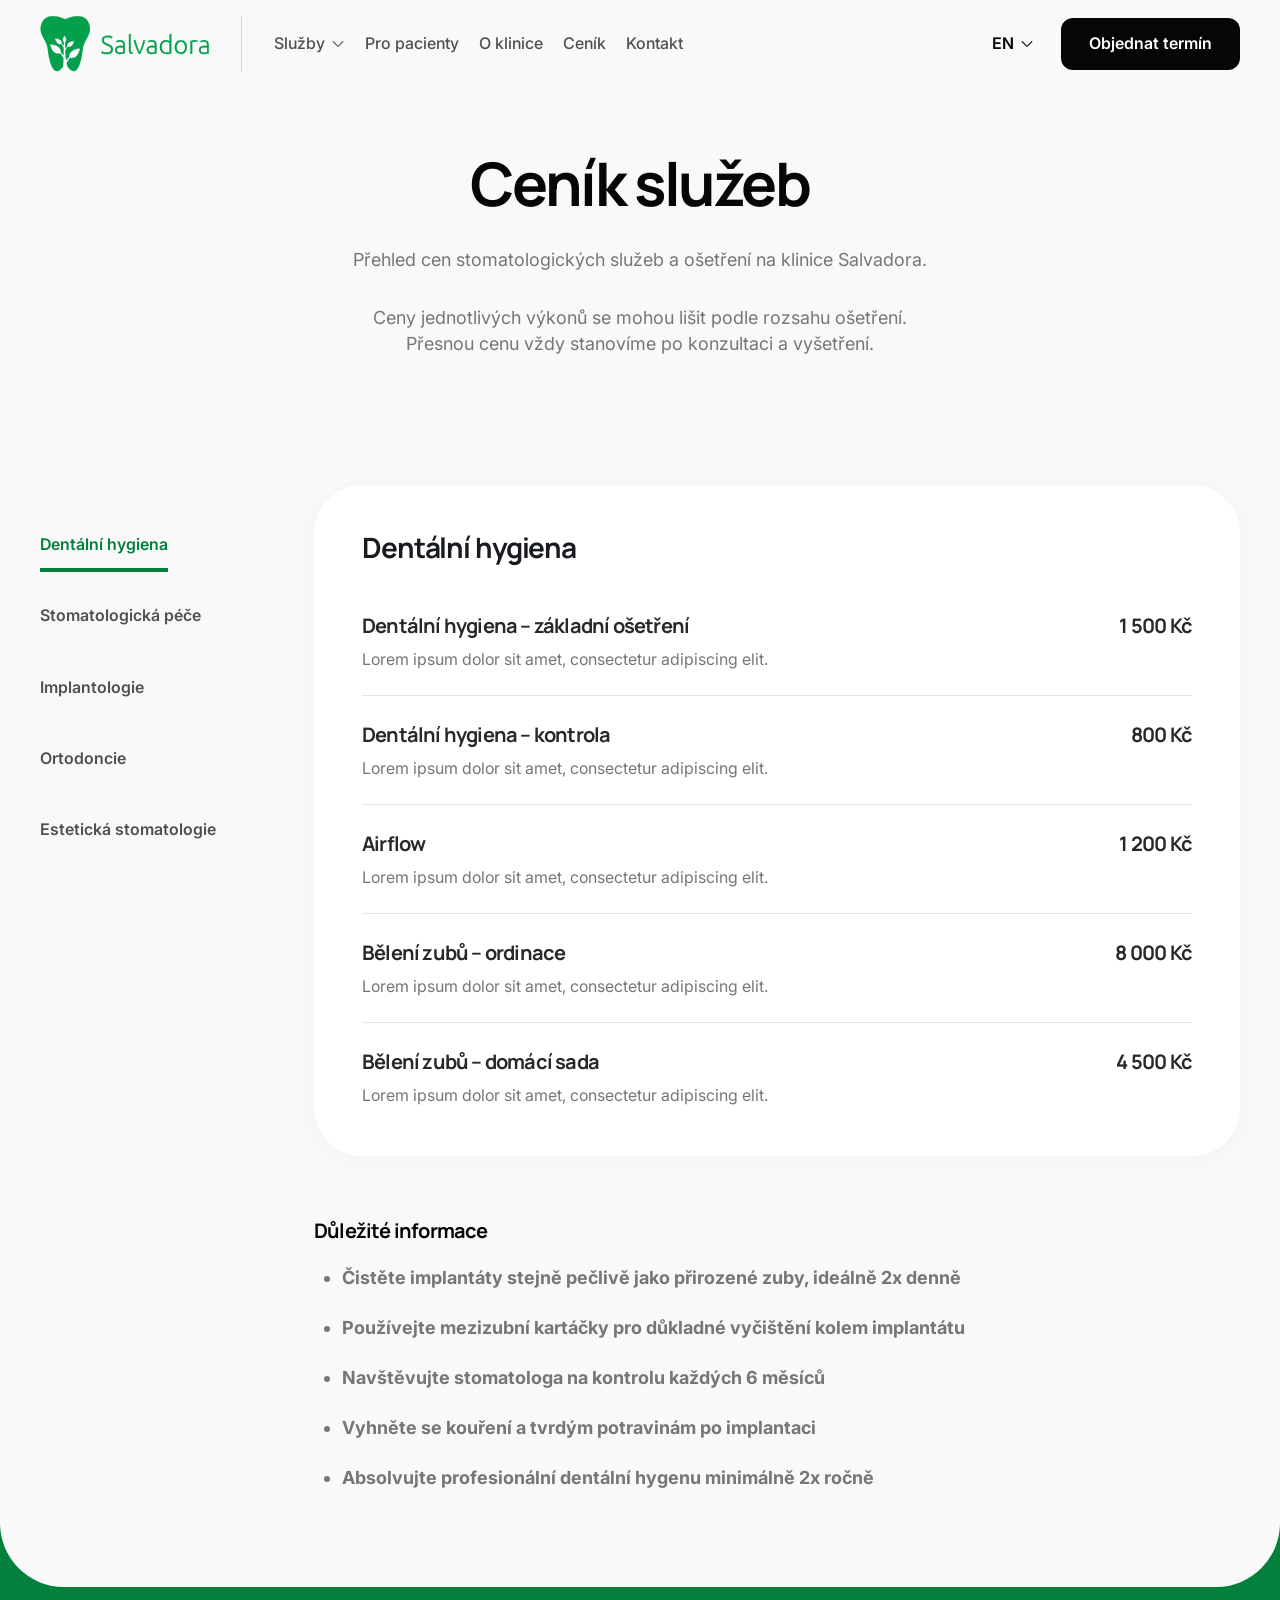
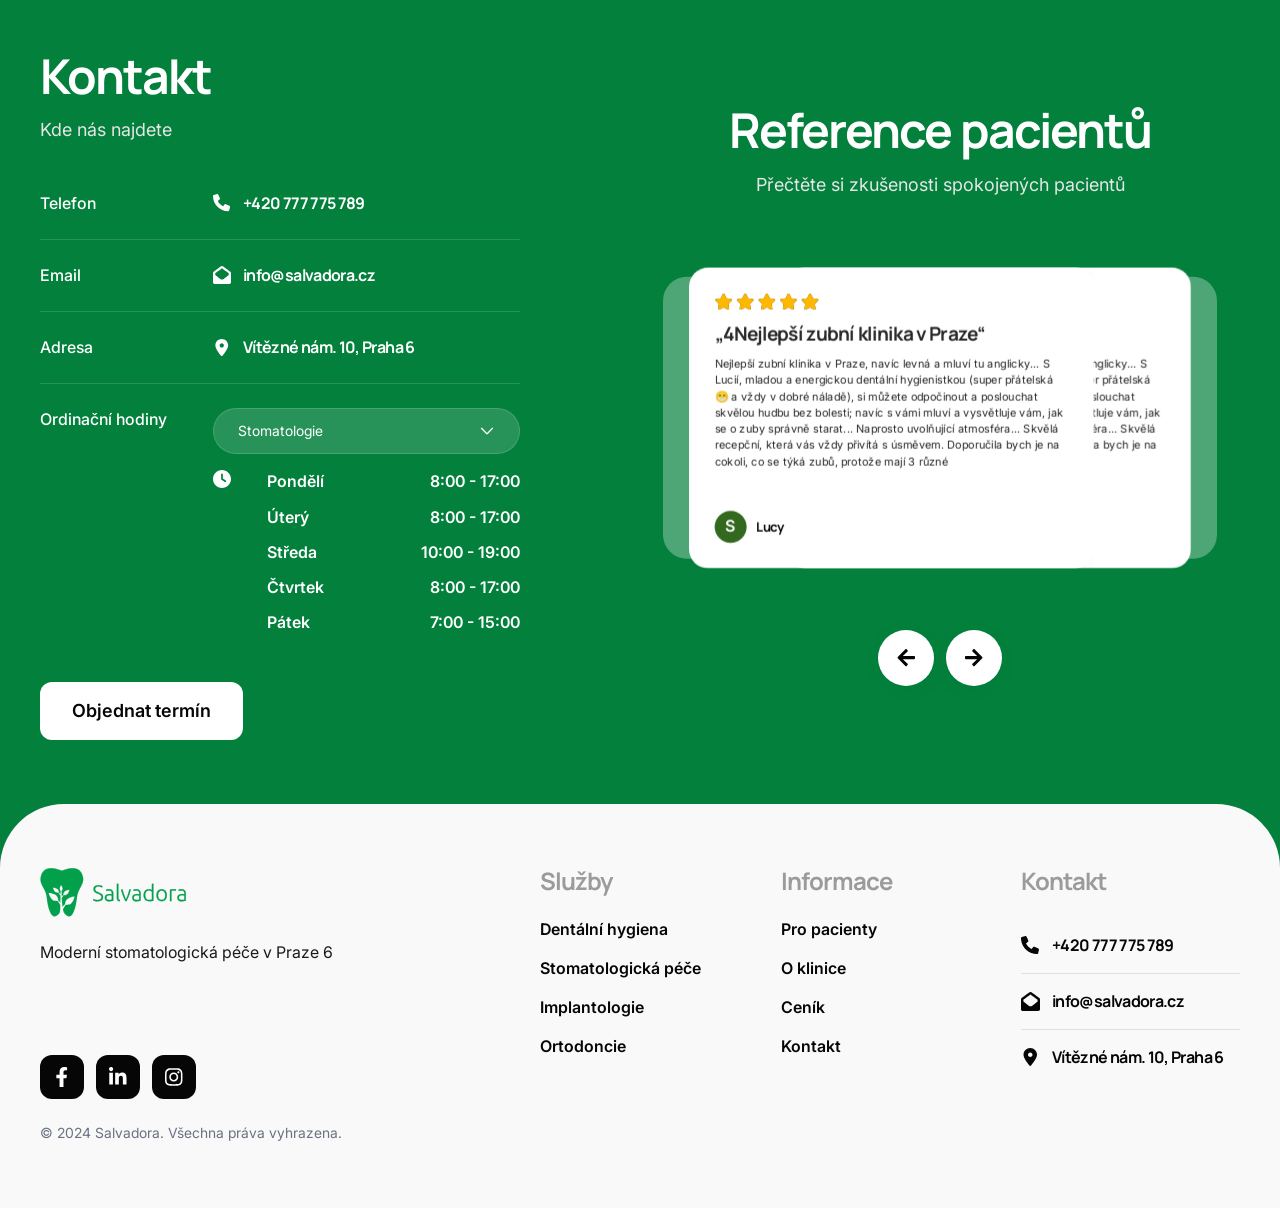
<file: src/frontend/pricing.html>
<!doctype html>
<html lang="en">
  <head>
    <meta charset="UTF-8" />
    <meta http-equiv="X-UA-Compatible" content="IE=edge" />
    <meta name="viewport" content="width=device-width, initial-scale=1.0" />
    <link rel="icon" type="image/svg+xml" href="./images/favicon.ico" />
    <link rel="stylesheet" href="css/main.css" />
    <title>Ceník</title>
  </head>
  <body>
    <!-- header start
    =========================================== -->
    <header class="header" id="header">
      <div class="auto__container">
        <div class="header__inner">
          <a href="index.html" class="header__inner-logo">
            <img src="./images/logo.svg" alt="logo" />
            <img class="light" src="./images/logo-white.svg" alt="logo" />
          </a>
          <nav class="nav" id="menu">
            <div class="nav__inner">
              <ul class="nav__inner-links">
                <li>
                  <a href="service.html">
                    Služby
                    <svg>
                      <use xlink:href="#chevronBottom"></use>
                    </svg>
                  </a>
                  <ul>
                    <li>
                      <a href="#">Dentální hygiena</a>
                    </li>
                    <li>
                      <a href="service-detail.html">Stomatologická péče</a>
                    </li>
                    <li>
                      <a href="#">Implantologie</a>
                    </li>
                    <li>
                      <a href="#">Ortodoncie</a>
                    </li>
                  </ul>
                </li>
                <li>
                  <a href="for-clients.html"> Pro pacienty </a>
                </li>
                <li>
                  <a href="about.html"> O klinice </a>
                </li>
                <li>
                  <a href="pricing.html"> Ceník </a>
                </li>
                <li>
                  <a href="contact.html"> Kontakt </a>
                </li>
              </ul>
              <div class="nav__inner-buttons">
                <div class="lang">
                  <div class="lang__btn">
                    <b> CS </b>
                    <span>
                      <svg>
                        <use xlink:href="#chevronBottom"></use>
                      </svg>
                    </span>
                  </div>
                  <div class="lang__menu">
                    <button type="button" data-lang="EN">EN</button>
                    <button type="button" data-lang="DE">DE</button>
                    <button type="button" data-lang="CS">CS</button>
                  </div>
                </div>
                <button
                  type="button"
                  data-tab="#modal-1"
                  class="button primary sm modallBtn"
                >
                  Objednat termín
                </button>
              </div>
            </div>
          </nav>
          <div class="burger" id="menuBtn">
            <span></span>
          </div>
        </div>
      </div>
    </header>
    <!-- header end
    =========================================== -->
    <main class="main">
      <!-- info start
    =========================================== -->
      <section class="info">
        <div class="bg-white">
          <div class="auto__container">
            <div class="info__inner editor-block">
              <div class="info__inner-title">
                <h1
                  class="wow fadeInUp"
                  data-wow-duration=".5s"
                  data-wow-delay=".2s"
                >
                  Ceník služeb
                </h1>
                <div
                  class="paragraph wow fadeInUp"
                  data-wow-duration=".5s"
                  data-wow-delay=".3s"
                >
                  <p>
                    Přehled cen stomatologických služeb a ošetření na klinice
                    Salvadora.
                  </p>
                </div>
                <div
                  class="paragraph wow fadeInUp"
                  data-wow-duration=".5s"
                  data-wow-delay=".4s"
                >
                  <p>
                    Ceny jednotlivých výkonů se mohou lišit podle rozsahu
                    ošetření. Přesnou cenu vždy stanovíme po konzultaci a
                    vyšetření.
                  </p>
                </div>
              </div>
            </div>
          </div>
        </div>
      </section>
      <!-- info end
    =========================================== -->
      <!-- pricing start
    =========================================== -->
      <section class="pricing">
        <div class="bg-white rounded-bottom">
          <div class="auto__container">
            <div class="pricing__inner editor-block">
              <div
                class="pricingTabs wow fadeInLeft"
                data-wow-duration=".5s"
                data-wow-delay=".2s"
              >
                <div class="pricingTabs__inner">
                  <button type="button" class="tabBtn active" data-tab="#tab-1">
                    Dentální hygiena
                  </button>
                  <button type="button" class="tabBtn" data-tab="#tab-2">
                    Stomatologická péče
                  </button>
                  <button type="button" class="tabBtn" data-tab="#tab-3">
                    Implantologie
                  </button>
                  <button type="button" class="tabBtn" data-tab="#tab-4">
                    Ortodoncie
                  </button>
                  <button type="button" class="tabBtn" data-tab="#tab-5">
                    Estetická stomatologie
                  </button>
                </div>
              </div>
              <div
                class="pricing__inner-wrapper wow fadeIn"
                data-wow-duration=".5s"
                data-wow-delay=".4s"
              >
                <div class="pricingContent tabEvent active" id="tab-1">
                  <div class="pricingContent__title">
                    <h3>Dentální hygiena</h3>
                  </div>
                  <div class="pricingContent__col">
                    <div class="pricingItem">
                      <div class="pricingItem__info">
                        <h6>Dentální hygiena – základní ošetření</h6>
                        <p>
                          Lorem ipsum dolor sit amet, consectetur adipiscing
                          elit.
                        </p>
                      </div>
                      <div class="pricingItem__price">
                        <h6>1 500 Kč</h6>
                      </div>
                    </div>
                    <div class="pricingItem">
                      <div class="pricingItem__info">
                        <h6>Dentální hygiena – kontrola</h6>
                        <p>
                          Lorem ipsum dolor sit amet, consectetur adipiscing
                          elit.
                        </p>
                      </div>
                      <div class="pricingItem__price">
                        <h6>800 Kč</h6>
                      </div>
                    </div>
                    <div class="pricingItem">
                      <div class="pricingItem__info">
                        <h6>Airflow</h6>
                        <p>
                          Lorem ipsum dolor sit amet, consectetur adipiscing
                          elit.
                        </p>
                      </div>
                      <div class="pricingItem__price">
                        <h6>1 200 Kč</h6>
                      </div>
                    </div>
                    <div class="pricingItem">
                      <div class="pricingItem__info">
                        <h6>Bělení zubů – ordinace</h6>
                        <p>
                          Lorem ipsum dolor sit amet, consectetur adipiscing
                          elit.
                        </p>
                      </div>
                      <div class="pricingItem__price">
                        <h6>8 000 Kč</h6>
                      </div>
                    </div>
                    <div class="pricingItem">
                      <div class="pricingItem__info">
                        <h6>Bělení zubů – domácí sada</h6>
                        <p>
                          Lorem ipsum dolor sit amet, consectetur adipiscing
                          elit.
                        </p>
                      </div>
                      <div class="pricingItem__price">
                        <h6>4 500 Kč</h6>
                      </div>
                    </div>
                  </div>
                </div>
                <div class="pricingContent tabEvent" id="tab-2">
                  <div class="pricingContent__title">
                    <h3>Stomatologická péče</h3>
                  </div>
                  <div class="pricingContent__col">
                    <div class="pricingItem">
                      <div class="pricingItem__info">
                        <h6>Stomatologická péče – základní ošetření</h6>
                        <p>
                          Lorem ipsum dolor sit amet, consectetur adipiscing
                          elit.
                        </p>
                      </div>
                      <div class="pricingItem__price">
                        <h6>1 500 Kč</h6>
                      </div>
                    </div>
                    <div class="pricingItem">
                      <div class="pricingItem__info">
                        <h6>Stomatologická péče – kontrola</h6>
                        <p>
                          Lorem ipsum dolor sit amet, consectetur adipiscing
                          elit.
                        </p>
                      </div>
                      <div class="pricingItem__price">
                        <h6>800 Kč</h6>
                      </div>
                    </div>
                    <div class="pricingItem">
                      <div class="pricingItem__info">
                        <h6>Airflow</h6>
                        <p>
                          Lorem ipsum dolor sit amet, consectetur adipiscing
                          elit.
                        </p>
                      </div>
                      <div class="pricingItem__price">
                        <h6>1 200 Kč</h6>
                      </div>
                    </div>
                    <div class="pricingItem">
                      <div class="pricingItem__info">
                        <h6>Bělení zubů – ordinace</h6>
                        <p>
                          Lorem ipsum dolor sit amet, consectetur adipiscing
                          elit.
                        </p>
                      </div>
                      <div class="pricingItem__price">
                        <h6>8 000 Kč</h6>
                      </div>
                    </div>
                    <div class="pricingItem">
                      <div class="pricingItem__info">
                        <h6>Bělení zubů – domácí sada</h6>
                        <p>
                          Lorem ipsum dolor sit amet, consectetur adipiscing
                          elit.
                        </p>
                      </div>
                      <div class="pricingItem__price">
                        <h6>4 500 Kč</h6>
                      </div>
                    </div>
                  </div>
                </div>
                <div class="pricingContent tabEvent" id="tab-3">
                  <div class="pricingContent__title">
                    <h3>Implantologie</h3>
                  </div>
                  <div class="pricingContent__col">
                    <div class="pricingItem">
                      <div class="pricingItem__info">
                        <h6>Implantologie – základní ošetření</h6>
                        <p>
                          Lorem ipsum dolor sit amet, consectetur adipiscing
                          elit.
                        </p>
                      </div>
                      <div class="pricingItem__price">
                        <h6>1 500 Kč</h6>
                      </div>
                    </div>
                    <div class="pricingItem">
                      <div class="pricingItem__info">
                        <h6>Implantologie – kontrola</h6>
                        <p>
                          Lorem ipsum dolor sit amet, consectetur adipiscing
                          elit.
                        </p>
                      </div>
                      <div class="pricingItem__price">
                        <h6>800 Kč</h6>
                      </div>
                    </div>
                    <div class="pricingItem">
                      <div class="pricingItem__info">
                        <h6>Airflow</h6>
                        <p>
                          Lorem ipsum dolor sit amet, consectetur adipiscing
                          elit.
                        </p>
                      </div>
                      <div class="pricingItem__price">
                        <h6>1 200 Kč</h6>
                      </div>
                    </div>
                    <div class="pricingItem">
                      <div class="pricingItem__info">
                        <h6>Bělení zubů – ordinace</h6>
                        <p>
                          Lorem ipsum dolor sit amet, consectetur adipiscing
                          elit.
                        </p>
                      </div>
                      <div class="pricingItem__price">
                        <h6>8 000 Kč</h6>
                      </div>
                    </div>
                    <div class="pricingItem">
                      <div class="pricingItem__info">
                        <h6>Bělení zubů – domácí sada</h6>
                        <p>
                          Lorem ipsum dolor sit amet, consectetur adipiscing
                          elit.
                        </p>
                      </div>
                      <div class="pricingItem__price">
                        <h6>4 500 Kč</h6>
                      </div>
                    </div>
                  </div>
                </div>
                <div class="pricingContent tabEvent" id="tab-4">
                  <div class="pricingContent__title">
                    <h3>Ortodoncie</h3>
                  </div>
                  <div class="pricingContent__col">
                    <div class="pricingItem">
                      <div class="pricingItem__info">
                        <h6>Ortodoncie – základní ošetření</h6>
                        <p>
                          Lorem ipsum dolor sit amet, consectetur adipiscing
                          elit.
                        </p>
                      </div>
                      <div class="pricingItem__price">
                        <h6>1 500 Kč</h6>
                      </div>
                    </div>
                    <div class="pricingItem">
                      <div class="pricingItem__info">
                        <h6>Ortodoncie – kontrola</h6>
                        <p>
                          Lorem ipsum dolor sit amet, consectetur adipiscing
                          elit.
                        </p>
                      </div>
                      <div class="pricingItem__price">
                        <h6>800 Kč</h6>
                      </div>
                    </div>
                    <div class="pricingItem">
                      <div class="pricingItem__info">
                        <h6>Airflow</h6>
                        <p>
                          Lorem ipsum dolor sit amet, consectetur adipiscing
                          elit.
                        </p>
                      </div>
                      <div class="pricingItem__price">
                        <h6>1 200 Kč</h6>
                      </div>
                    </div>
                    <div class="pricingItem">
                      <div class="pricingItem__info">
                        <h6>Bělení zubů – ordinace</h6>
                        <p>
                          Lorem ipsum dolor sit amet, consectetur adipiscing
                          elit.
                        </p>
                      </div>
                      <div class="pricingItem__price">
                        <h6>8 000 Kč</h6>
                      </div>
                    </div>
                    <div class="pricingItem">
                      <div class="pricingItem__info">
                        <h6>Bělení zubů – domácí sada</h6>
                        <p>
                          Lorem ipsum dolor sit amet, consectetur adipiscing
                          elit.
                        </p>
                      </div>
                      <div class="pricingItem__price">
                        <h6>4 500 Kč</h6>
                      </div>
                    </div>
                  </div>
                </div>
                <div class="pricingContent tabEvent" id="tab-5">
                  <div class="pricingContent__title">
                    <h3>Estetická stomatologie</h3>
                  </div>
                  <div class="pricingContent__col">
                    <div class="pricingItem">
                      <div class="pricingItem__info">
                        <h6>Estetická stomatologie – základní ošetření</h6>
                        <p>
                          Lorem ipsum dolor sit amet, consectetur adipiscing
                          elit.
                        </p>
                      </div>
                      <div class="pricingItem__price">
                        <h6>1 500 Kč</h6>
                      </div>
                    </div>
                    <div class="pricingItem">
                      <div class="pricingItem__info">
                        <h6>Estetická stomatologie – kontrola</h6>
                        <p>
                          Lorem ipsum dolor sit amet, consectetur adipiscing
                          elit.
                        </p>
                      </div>
                      <div class="pricingItem__price">
                        <h6>800 Kč</h6>
                      </div>
                    </div>
                    <div class="pricingItem">
                      <div class="pricingItem__info">
                        <h6>Airflow</h6>
                        <p>
                          Lorem ipsum dolor sit amet, consectetur adipiscing
                          elit.
                        </p>
                      </div>
                      <div class="pricingItem__price">
                        <h6>1 200 Kč</h6>
                      </div>
                    </div>
                    <div class="pricingItem">
                      <div class="pricingItem__info">
                        <h6>Bělení zubů – ordinace</h6>
                        <p>
                          Lorem ipsum dolor sit amet, consectetur adipiscing
                          elit.
                        </p>
                      </div>
                      <div class="pricingItem__price">
                        <h6>8 000 Kč</h6>
                      </div>
                    </div>
                    <div class="pricingItem">
                      <div class="pricingItem__info">
                        <h6>Bělení zubů – domácí sada</h6>
                        <p>
                          Lorem ipsum dolor sit amet, consectetur adipiscing
                          elit.
                        </p>
                      </div>
                      <div class="pricingItem__price">
                        <h6>4 500 Kč</h6>
                      </div>
                    </div>
                  </div>
                </div>
                <div class="pricingInfo">
                  <h5>Důležité informace</h5>
                  <ul>
                    <li>
                      Čistěte implantáty stejně pečlivě jako přirozené zuby,
                      ideálně 2x denně
                    </li>
                    <li>
                      Používejte mezizubní kartáčky pro důkladné vyčištění kolem
                      implantátu
                    </li>
                    <li>
                      Navštěvujte stomatologa na kontrolu každých 6 měsíců
                    </li>
                    <li>
                      Vyhněte se kouření a tvrdým potravinám po implantaci
                    </li>
                    <li>
                      Absolvujte profesionální dentální hygenu minimálně 2x
                      ročně
                    </li>
                  </ul>
                </div>
              </div>
            </div>
          </div>
        </div>
      </section>
      <!-- pricing end
    =========================================== -->
      <!-- join start
    =========================================== -->
      <section class="join">
        <div class="bg-green">
          <div class="auto__container">
            <div class="join__inner editor-block">
              <div
                class="joinContact wow fadeInLeft"
                data-wow-duration=".5s"
                data-wow-delay=".2s"
              >
                <div class="joinContact__title">
                  <h2>Kontakt</h2>
                  <p>Kde nás najdete</p>
                </div>
                <div class="joinContact__col">
                  <a
                    href="tel:+420 777 775 789"
                    class="joinItem"
                    target="_blank"
                  >
                    <div class="joinItem__title">
                      <div class="paragraph">
                        <p class="sm">Telefon</p>
                      </div>
                    </div>
                    <div class="joinItem__content">
                      <div class="joinItem__info">
                        <span>
                          <svg>
                            <use xlink:href="#phoneIcon"></use>
                          </svg>
                        </span>
                        <h6>+420 777 775 789</h6>
                      </div>
                    </div>
                  </a>
                  <a
                    href="mailto:info@salvadora.cz"
                    class="joinItem"
                    target="_blank"
                  >
                    <div class="joinItem__title">
                      <div class="paragraph">
                        <p class="sm">Email</p>
                      </div>
                    </div>
                    <div class="joinItem__content">
                      <div class="joinItem__info">
                        <span>
                          <svg>
                            <use xlink:href="#mailIcon"></use>
                          </svg>
                        </span>
                        <h6>info@salvadora.cz</h6>
                      </div>
                    </div>
                  </a>
                  <a
                    href="https://maps.app.goo.gl/96EUiA7mdK3tNPhs7"
                    class="joinItem"
                    target="_blank"
                  >
                    <div class="joinItem__title">
                      <div class="paragraph">
                        <p class="sm">Adresa</p>
                      </div>
                    </div>
                    <div class="joinItem__content">
                      <div class="joinItem__info">
                        <span>
                          <svg>
                            <use xlink:href="#locationIcon"></use>
                          </svg>
                        </span>
                        <h6>Vítězné nám. 10, Praha 6</h6>
                      </div>
                    </div>
                  </a>
                  <div class="joinItem">
                    <div class="joinItem__title">
                      <div class="paragraph">
                        <p class="sm">Ordinační hodiny</p>
                      </div>
                    </div>
                    <div class="joinItem__content">
                      <div class="select">
                        <div class="select__selected">
                          <p>Stomatologie</p>
                          <svg>
                            <use xlink:href="#chevronBottom"></use>
                          </svg>
                        </div>
                        <ul class="select__options">
                          <li data-schedule="#schedule-1">Stomatologie</li>
                          <li data-schedule="#schedule-2">Dentální hygiena</li>
                          <li data-schedule="#schedule-3">Rentgen</li>
                        </ul>
                      </div>
                      <div class="joinItem__schedule active" id="schedule-1">
                        <span>
                          <svg>
                            <use xlink:href="#clockIcon"></use>
                          </svg>
                        </span>
                        <ul>
                          <li>
                            <p>Pondělí</p>
                            <p>8:00 - 17:00</p>
                          </li>
                          <li>
                            <p>Úterý</p>
                            <p>8:00 - 17:00</p>
                          </li>
                          <li>
                            <p>Středa</p>
                            <p>10:00 - 19:00</p>
                          </li>
                          <li>
                            <p>Čtvrtek</p>
                            <p>8:00 - 17:00</p>
                          </li>
                          <li>
                            <p>Pátek</p>
                            <p>7:00 - 15:00</p>
                          </li>
                        </ul>
                      </div>
                      <div class="joinItem__schedule" id="schedule-2">
                        <span>
                          <svg>
                            <use xlink:href="#clockIcon"></use>
                          </svg>
                        </span>
                        <ul>
                          <li>
                            <p>Pondělí</p>
                            <p>7:00 - 17:00</p>
                          </li>
                          <li>
                            <p>Úterý</p>
                            <p>8:30 - 17:00</p>
                          </li>
                          <li>
                            <p>Středa</p>
                            <p>10:00 - 19:00</p>
                          </li>
                          <li>
                            <p>Čtvrtek</p>
                            <p>8:00 - 17:00</p>
                          </li>
                          <li>
                            <p>Pátek</p>
                            <p>8:00 - 15:00</p>
                          </li>
                        </ul>
                      </div>
                      <div class="joinItem__schedule" id="schedule-3">
                        <span>
                          <svg>
                            <use xlink:href="#clockIcon"></use>
                          </svg>
                        </span>
                        <ul>
                          <li>
                            <p>Pondělí</p>
                            <p>8:00 - 16:30</p>
                          </li>
                          <li>
                            <p>Úterý</p>
                            <p>8:00 - 16:30</p>
                          </li>
                          <li>
                            <p>Středa</p>
                            <p>8:00 - 16:30</p>
                          </li>
                          <li>
                            <p>Čtvrtek</p>
                            <p>8:00 - 16:30</p>
                          </li>
                          <li>
                            <p>Pátek</p>
                            <p>8:00 - 15:00</p>
                          </li>
                        </ul>
                      </div>
                    </div>
                  </div>
                </div>
                <div class="joinContact__foot">
                  <button
                    type="button"
                    data-tab="#modal-1"
                    class="button secondary modallBtn"
                  >
                    Objednat termín
                  </button>
                </div>
              </div>
              <div class="joinRef">
                <div
                  class="joinRef__title wow fadeIn"
                  data-wow-duration=".5s"
                  data-wow-delay=".4s"
                >
                  <h2>Reference pacientů</h2>
                  <p>Přečtěte si zkušenosti spokojených pacientů</p>
                </div>
                <div class="joinRef__wrapper">
                  <div class="joinRef__slider">
                    <div class="swiper-wrapper">
                      <div class="swiper-slide">
                        <div class="joinSlide">
                          <div class="joinSlide__stars">
                            <img
                              src="./images/join/stars-empty.svg"
                              alt="stars"
                            />
                            <div
                              class="joinSlide__stars-overlay"
                              style="max-width: 100%"
                            >
                              <img
                                src="./images/join/stars-filled.svg"
                                alt="stars"
                              />
                            </div>
                          </div>
                          <div class="joinSlide__content">
                            <h4>„Nejlepší zubní klinika v Praze“</h4>
                            <div class="paragraph xsm">
                              <p>
                                Nejlepší zubní klinika v Praze, navíc levná a
                                mluví tu anglicky... S Lucií, mladou a
                                energickou dentální hygienistkou (super
                                přátelská 😁 a vždy v dobré náladě), si můžete
                                odpočinout a poslouchat skvělou hudbu bez
                                bolesti; navíc s vámi mluví a vysvětluje vám,
                                jak se o zuby správně starat... Naprosto
                                uvolňující atmosféra... Skvělá recepční, která
                                vás vždy přivítá s úsměvem. Doporučila bych je
                                na cokoli, co se týká zubů, protože mají 3 různé
                                specialisty a jsou velmi vstřícní k dětem.
                                Naprosto je miluju...
                              </p>
                            </div>
                          </div>
                          <div class="joinSlide__profile">
                            <div class="joinSlide__avatar">
                              <p>S</p>
                            </div>
                            <div class="joinSlide__name">
                              <h6>Lucy</h6>
                            </div>
                          </div>
                        </div>
                      </div>
                      <div class="swiper-slide">
                        <div class="joinSlide">
                          <div class="joinSlide__stars">
                            <img
                              src="./images/join/stars-empty.svg"
                              alt="stars"
                            />
                            <div
                              class="joinSlide__stars-overlay"
                              style="max-width: 80%"
                            >
                              <img
                                src="./images/join/stars-filled.svg"
                                alt="stars"
                              />
                            </div>
                          </div>
                          <div class="joinSlide__content">
                            <h4>„2Nejlepší zubní klinika v Praze“</h4>
                            <div class="paragraph xsm">
                              <p>
                                Nejlepší zubní klinika v Praze, navíc levná a
                                mluví tu anglicky... S Lucií, mladou a
                                energickou dentální hygienistkou (super
                                přátelská 😁 a vždy v dobré náladě), si můžete
                                odpočinout a poslouchat skvělou hudbu bez
                                bolesti; navíc s vámi mluví a vysvětluje vám,
                                jak se o zuby správně starat... Naprosto
                                uvolňující atmosféra... Skvělá recepční, která
                              </p>
                            </div>
                          </div>
                          <div class="joinSlide__profile">
                            <div class="joinSlide__avatar">
                              <p>S</p>
                            </div>
                            <div class="joinSlide__name">
                              <h6>Lucy</h6>
                            </div>
                          </div>
                        </div>
                      </div>
                      <div class="swiper-slide">
                        <div class="joinSlide">
                          <div class="joinSlide__stars">
                            <img
                              src="./images/join/stars-empty.svg"
                              alt="stars"
                            />
                            <div
                              class="joinSlide__stars-overlay"
                              style="max-width: 100%"
                            >
                              <img
                                src="./images/join/stars-filled.svg"
                                alt="stars"
                              />
                            </div>
                          </div>
                          <div class="joinSlide__content">
                            <h4>„3Nejlepší zubní klinika v Praze“</h4>
                            <div class="paragraph xsm">
                              <p>
                                Nejlepší zubní klinika v Praze, navíc levná a
                                mluví tu anglicky... S Lucií, mladou a
                                energickou dentální hygienistkou (super
                                přátelská 😁 a vždy v dobré náladě), si můžete
                                odpočinout a poslouchat skvělou hudbu bez
                                bolesti; navíc s vámi mluví a vysvětluje vám,
                                jak se o zuby správně starat... Naprosto
                                uvolňující atmosféra... Skvělá recepční, která
                                vás vždy přivítá s úsměvem. Doporučila bych je
                                na cokoli, co se týká zubů, protože mají 3 různé
                                specialisty a jsou velmi vstřícní k dětem.
                                Naprosto je miluju...
                              </p>
                            </div>
                          </div>
                          <div class="joinSlide__profile">
                            <div class="joinSlide__avatar">
                              <p>S</p>
                            </div>
                            <div class="joinSlide__name">
                              <h6>Lucy</h6>
                            </div>
                          </div>
                        </div>
                      </div>
                      <div class="swiper-slide">
                        <div class="joinSlide">
                          <div class="joinSlide__stars">
                            <img
                              src="./images/join/stars-empty.svg"
                              alt="stars"
                            />
                            <div
                              class="joinSlide__stars-overlay"
                              style="max-width: 100%"
                            >
                              <img
                                src="./images/join/stars-filled.svg"
                                alt="stars"
                              />
                            </div>
                          </div>
                          <div class="joinSlide__content">
                            <h4>„4Nejlepší zubní klinika v Praze“</h4>
                            <div class="paragraph xsm">
                              <p>
                                Nejlepší zubní klinika v Praze, navíc levná a
                                mluví tu anglicky... S Lucií, mladou a
                                energickou dentální hygienistkou (super
                                přátelská 😁 a vždy v dobré náladě), si můžete
                                odpočinout a poslouchat skvělou hudbu bez
                                bolesti; navíc s vámi mluví a vysvětluje vám,
                                jak se o zuby správně starat... Naprosto
                                uvolňující atmosféra... Skvělá recepční, která
                                vás vždy přivítá s úsměvem. Doporučila bych je
                                na cokoli, co se týká zubů, protože mají 3 různé
                              </p>
                            </div>
                          </div>
                          <div class="joinSlide__profile">
                            <div class="joinSlide__avatar">
                              <p>S</p>
                            </div>
                            <div class="joinSlide__name">
                              <h6>Lucy</h6>
                            </div>
                          </div>
                        </div>
                      </div>
                    </div>
                  </div>
                  <div class="swiper-buttons">
                    <button type="button" class="swiper-button-prev">
                      <svg>
                        <use xlink:href="#arrowRightSm"></use>
                      </svg>
                    </button>
                    <button type="button" class="swiper-button-next">
                      <svg>
                        <use xlink:href="#arrowRightSm"></use>
                      </svg>
                    </button>
                  </div>
                </div>
              </div>
            </div>
          </div>
        </div>
      </section>
      <!-- join end
    =========================================== -->
    </main>
    <!-- footer start
    =========================================== -->
    <footer class="footer">
      <div class="auto__container">
        <div class="footer__inner">
          <div class="footer__inner-row">
            <div class="footer__inner-main">
              <a href="index.html" class="footer__inner-logo">
                <img src="./images/logo.svg" alt="logo" />
              </a>
              <div class="paragraph sm">
                <p>Moderní stomatologická péče v Praze 6</p>
              </div>
            </div>
            <div class="footer__inner-links">
              <div class="footer__inner-col">
                <h4>Služby</h4>
                <a href="#"> Dentální hygiena </a>
                <a href="service-detail.html"> Stomatologická péče </a>
                <a href="#"> Implantologie </a>
                <a href="#"> Ortodoncie </a>
              </div>
              <div class="footer__inner-col">
                <h4>Informace</h4>
                <a href="for-clients.html"> Pro pacienty </a>
                <a href="about.html"> O klinice </a>
                <a href="pricing.html"> Ceník </a>
                <a href="contact.html"> Kontakt </a>
              </div>
              <div class="footer__inner-col">
                <h4>Kontakt</h4>
                <a href="tel:+420 777 775 789" class="footerItem">
                  <span>
                    <svg>
                      <use xlink:href="#phoneIcon"></use>
                    </svg>
                  </span>
                  <h6>+420 777 775 789</h6>
                </a>
                <a href="mailto:info@salvadora.cz" class="footerItem">
                  <span>
                    <svg>
                      <use xlink:href="#mailIcon"></use>
                    </svg>
                  </span>
                  <h6>info@salvadora.cz</h6>
                </a>
                <a
                  href="https://maps.app.goo.gl/96EUiA7mdK3tNPhs7"
                  class="footerItem"
                  target="_blank"
                >
                  <span>
                    <svg>
                      <use xlink:href="#locationIcon"></use>
                    </svg>
                  </span>
                  <h6>Vítězné nám. 10, Praha 6</h6>
                </a>
              </div>
            </div>
          </div>
          <div class="footer__inner-copy">
            <div class="footer__inner-social">
              <a href="#">
                <svg>
                  <use xlink:href="#facebook"></use>
                </svg>
              </a>
              <a href="#">
                <svg>
                  <use xlink:href="#linkedin"></use>
                </svg>
              </a>
              <a href="#">
                <svg>
                  <use xlink:href="#instagram"></use>
                </svg>
              </a>
            </div>
            <div class="paragraph xsm">
              <p>© 2024 Salvadora. Všechna práva vyhrazena.</p>
            </div>
          </div>
        </div>
      </div>
    </footer>
    <!-- footer end
    =========================================== -->
    <!-- modals start-->
    <div class="modall" id="modal-1">
      <form action="#" class="modall__inner">
        <div class="modallMain">
          <div class="modall__inner-head">
            <div class="modall__inner-title">
              <h3>Kontaktujte nás</h3>
            </div>
            <div class="modall__inner-close modallClose" data-modal="modal-1">
              <svg>
                <use xlink:href="#closeIcon"></use>
              </svg>
            </div>
          </div>
          <div class="modallForm">
            <div class="modallForm__row">
              <label class="input__outer big">
                <p>Jméno</p>
                <div class="input">
                  <input type="text" placeholder="Zadejte sem..." />
                </div>
              </label>
              <label class="input__outer">
                <p>E-mail</p>
                <div class="input">
                  <input type="email" placeholder="Zadejte sem..." />
                </div>
              </label>
              <label class="input__outer">
                <p>Telefon</p>
                <div class="input">
                  <input type="tel" placeholder="Zadejte sem..." />
                </div>
              </label>
              <label class="input__outer big">
                <p>Zpráva</p>
                <div class="input">
                  <textarea
                    name=""
                    id=""
                    rows="5"
                    placeholder="Zadejte sem..."
                  ></textarea>
                </div>
              </label>
            </div>
            <label class="check">
              <div class="check__box">
                <input type="checkbox" />
                <span> </span>
              </div>
              <p>
                Souhlasím se zásadami ochrany osobních údajů společnosti
                Savadora
              </p>
            </label>
          </div>
        </div>
        <div class="modall__inner-foot">
          <button type="submit" class="button primary sm">
            Odeslat zprávu
          </button>
        </div>
      </form>
    </div>
    <!-- modals end-->
    <!-- Sprites
    =========================================== -->
    <svg style="display: none">
      <symbol id="checkIcon" viewBox="0 0 18 18">
        <path
          d="M7.16229 11.3625L13.5185 5.00625C13.6685 4.85625 13.8435 4.78125 14.0435 4.78125C14.2435 4.78125 14.4185 4.85625 14.5685 5.00625C14.7185 5.15625 14.7935 5.33438 14.7935 5.54063C14.7935 5.74688 14.7185 5.925 14.5685 6.075L7.68729 12.975C7.53729 13.125 7.36229 13.2 7.16229 13.2C6.96229 13.2 6.78729 13.125 6.63729 12.975L3.41229 9.75C3.26229 9.6 3.19041 9.42188 3.19666 9.21563C3.20291 9.00938 3.28104 8.83125 3.43104 8.68125C3.58104 8.53125 3.75916 8.45625 3.96541 8.45625C4.17166 8.45625 4.34979 8.53125 4.49979 8.68125L7.16229 11.3625Z"
          fill="currentColor"
        />
      </symbol>
      <symbol id="arrowRight" viewBox="0 0 24 24">
        <path
          d="M16.627 12.75H5.25C5.03717 12.75 4.859 12.6782 4.7155 12.5345C4.57183 12.391 4.5 12.2128 4.5 12C4.5 11.7872 4.57183 11.609 4.7155 11.4655C4.859 11.3218 5.03717 11.25 5.25 11.25H16.627L11.4577 6.08076C11.3091 5.93209 11.2357 5.75809 11.2375 5.55876C11.2395 5.35942 11.318 5.18217 11.473 5.02701C11.6282 4.88217 11.8038 4.80717 12 4.80201C12.1962 4.79684 12.3718 4.87184 12.527 5.02701L18.8673 11.3673C18.9609 11.4609 19.0269 11.5597 19.0652 11.6635C19.1037 11.7673 19.123 11.8795 19.123 12C19.123 12.1205 19.1037 12.2327 19.0652 12.3365C19.0269 12.4403 18.9609 12.5391 18.8673 12.6328L12.527 18.973C12.3885 19.1115 12.217 19.1823 12.0125 19.1855C11.808 19.1887 11.6282 19.1178 11.473 18.973C11.318 18.8178 11.2405 18.6397 11.2405 18.4385C11.2405 18.2372 11.318 18.0589 11.473 17.9038L16.627 12.75Z"
          fill="currentColor"
        />
      </symbol>
      <symbol id="arrowRightSm" viewBox="0 0 18 18">
        <path
          d="M7.42188 1.21094L8.28125 0.351562C8.67188 0 9.25781 0 9.60938 0.351562L17.2266 7.92969C17.5781 8.32031 17.5781 8.90625 17.2266 9.25781L9.60938 16.875C9.25781 17.2266 8.67188 17.2266 8.28125 16.875L7.42188 16.0156C7.07031 15.625 7.07031 15.0391 7.42188 14.6484L12.1484 10.1562H0.9375C0.390625 10.1562 0 9.76562 0 9.21875V7.96875C0 7.46094 0.390625 7.03125 0.9375 7.03125H12.1484L7.42188 2.57812C7.07031 2.1875 7.03125 1.60156 7.42188 1.21094Z"
          fill="currentColor"
        />
      </symbol>
      <symbol id="chevronBottom" viewBox="0 0 20 20">
        <path
          d="M10 12.3463L16.2773 6.06897C16.4429 5.90341 16.6378 5.82272 16.8621 5.82688C17.0865 5.83119 17.2815 5.91612 17.4471 6.08168C17.6126 6.24737 17.6954 6.44237 17.6954 6.66668C17.6954 6.89098 17.6126 7.08598 17.4471 7.25168L11.0673 13.6442C10.9166 13.7949 10.7478 13.9065 10.5608 13.9792C10.3739 14.0518 10.187 14.0881 10 14.0881C9.81307 14.0881 9.62612 14.0518 9.43918 13.9792C9.25223 13.9065 9.08342 13.7949 8.93272 13.6442L2.54001 7.25168C2.37446 7.08598 2.29383 6.88883 2.29814 6.66022C2.30244 6.43161 2.38737 6.23452 2.55293 6.06897C2.71848 5.90341 2.91348 5.82063 3.13793 5.82063C3.36223 5.82063 3.55717 5.90341 3.72272 6.06897L10 12.3463Z"
          fill="currentColor"
        />
      </symbol>
      <symbol id="mailIcon" viewBox="0 0 18 18">
        <path
          d="M17.332 5.73047C17.7539 6.04688 18 6.53906 18 7.06641V16.3477C18 17.2617 17.2266 18 16.3125 18H1.6875C0.738281 18 0 17.2617 0 16.3125V7.06641C0 6.53906 0.210938 6.04688 0.632812 5.73047C1.51172 5.02734 2.21484 4.5 6.39844 1.47656C6.99609 1.05469 8.15625 0 8.96484 0H9C9.80859 0 10.9688 1.05469 11.5664 1.47656C15.75 4.5 16.4531 5.0625 17.332 5.73047ZM10.6523 12.9375L15.75 8.96484V7.34766C14.9766 6.75 14.0625 6.08203 10.2305 3.30469C10.125 3.19922 9.98438 3.09375 9.84375 2.98828C9.66797 2.84766 9.28125 2.53125 9 2.35547C8.68359 2.53125 8.29688 2.84766 8.12109 2.98828C7.98047 3.09375 7.83984 3.19922 7.73438 3.26953C3.86719 6.08203 2.98828 6.75 2.25 7.34766V8.96484L7.3125 12.9375C7.80469 13.3242 8.40234 13.5 9 13.5C9.5625 13.5 10.1602 13.3242 10.6523 12.9375Z"
          fill="currentColor"
        />
      </symbol>
      <symbol id="phoneIcon" viewBox="0 0 19 19">
        <path
          d="M17.9648 13.6758L17.1211 17.2266C17.0156 17.7539 16.5938 18.1055 16.0664 18.1055C7.20703 18.0703 0 10.8633 0 2.00391C0 1.47656 0.316406 1.05469 0.84375 0.949219L4.39453 0.105469C4.88672 0 5.41406 0.28125 5.625 0.738281L7.27734 4.57031C7.45312 5.02734 7.34766 5.55469 6.96094 5.83594L5.0625 7.38281C6.25781 9.80859 8.22656 11.7773 10.6875 12.9727L12.2344 11.0742C12.5156 10.7227 13.043 10.582 13.5 10.7578L17.332 12.4102C17.7891 12.6562 18.0703 13.1836 17.9648 13.6758Z"
          fill="currentColor"
        />
      </symbol>
      <symbol id="locationIcon" viewBox="0 0 14 19">
        <path
          d="M5.90625 17.5781C4.07812 15.293 0 9.84375 0 6.75C0 3.02344 2.98828 0 6.75 0C10.4766 0 13.5 3.02344 13.5 6.75C13.5 9.84375 9.38672 15.293 7.55859 17.5781C7.13672 18.1055 6.32812 18.1055 5.90625 17.5781ZM6.75 9C7.98047 9 9 8.01562 9 6.75C9 5.51953 7.98047 4.5 6.75 4.5C5.48438 4.5 4.5 5.51953 4.5 6.75C4.5 8.01562 5.48438 9 6.75 9Z"
          fill="currentColor"
        />
      </symbol>
      <symbol id="clockIcon" viewBox="0 0 18 18">
        <path
          d="M9 18C4.00781 18 0 13.9922 0 9C0 4.04297 4.00781 0 9 0C13.957 0 18 4.04297 18 9C18 13.9922 13.957 18 9 18ZM8.15625 9C8.15625 9.28125 8.29688 9.5625 8.50781 9.70312L11.8828 11.9531C12.2695 12.2344 12.7969 12.1289 13.043 11.7422C13.3242 11.3555 13.2188 10.8281 12.832 10.5469L9.84375 8.57812V4.21875C9.84375 3.76172 9.45703 3.375 8.96484 3.375C8.50781 3.375 8.12109 3.76172 8.12109 4.21875L8.15625 9Z"
          fill="currentColor"
        />
      </symbol>
      <symbol id="searchIcon" viewBox="0 0 24 24">
        <path
          d="M9.51906 15.6152C7.81139 15.6152 6.36522 15.023 5.18056 13.8385C3.99606 12.6538 3.40381 11.2077 3.40381 9.5C3.40381 7.79233 3.99606 6.34617 5.18056 5.1615C6.36522 3.977 7.81139 3.38475 9.51906 3.38475C11.2267 3.38475 12.6729 3.977 13.8576 5.1615C15.0421 6.34617 15.6343 7.79233 15.6343 9.5C15.6343 10.2142 15.5145 10.8963 15.2748 11.5463C15.035 12.1962 14.7151 12.7616 14.3151 13.2423L20.0691 18.9962C20.2076 19.1346 20.2784 19.3086 20.2816 19.5182C20.2847 19.7279 20.2139 19.9052 20.0691 20.05C19.9242 20.1948 19.7486 20.2673 19.5421 20.2673C19.3357 20.2673 19.1601 20.1948 19.0153 20.05L13.2613 14.296C12.7613 14.7088 12.1863 15.0319 11.5363 15.2653C10.8863 15.4986 10.2139 15.6152 9.51906 15.6152ZM9.51906 14.1155C10.8076 14.1155 11.8989 13.6683 12.7931 12.774C13.6874 11.8798 14.1346 10.7885 14.1346 9.5C14.1346 8.2115 13.6874 7.12017 12.7931 6.226C11.8989 5.33167 10.8076 4.8845 9.51906 4.8845C8.23056 4.8845 7.13923 5.33167 6.24506 6.226C5.35072 7.12017 4.90356 8.2115 4.90356 9.5C4.90356 10.7885 5.35072 11.8798 6.24506 12.774C7.13923 13.6683 8.23056 14.1155 9.51906 14.1155Z"
          fill="currentColor"
        />
      </symbol>
      <symbol id="facebook" viewBox="0 0 44 44">
        <path
          d="M26.3984 23.25H23.4688V32H19.5625V23.25H16.3594V19.6562H19.5625V16.8828C19.5625 13.7578 21.4375 12 24.2891 12C25.6562 12 27.1016 12.2734 27.1016 12.2734V15.3594H25.5C23.9375 15.3594 23.4688 16.2969 23.4688 17.3125V19.6562H26.9453L26.3984 23.25Z"
          fill="currentColor"
        />
      </symbol>
      <symbol id="linkedin" viewBox="0 0 44 44">
        <path
          d="M16.9062 29.5H13.2734V17.8203H16.9062V29.5ZM15.0703 16.2578C13.9375 16.2578 13 15.2812 13 14.1094C13 12.5078 14.7188 11.4922 16.125 12.3125C16.7891 12.6641 17.1797 13.3672 17.1797 14.1094C17.1797 15.2812 16.2422 16.2578 15.0703 16.2578ZM30.4609 29.5H26.8672V23.8359C26.8672 22.4688 26.8281 20.75 24.9531 20.75C23.0781 20.75 22.8047 22.1953 22.8047 23.7188V29.5H19.1719V17.8203H22.6484V19.4219H22.6875C23.1953 18.5234 24.3672 17.5469 26.125 17.5469C29.7969 17.5469 30.5 19.9688 30.5 23.0938V29.5H30.4609Z"
          fill="currentColor"
        />
      </symbol>
      <symbol id="instagram" viewBox="0 0 44 44">
        <path
          d="M21.75 17.5078C24.2109 17.5078 26.2422 19.5391 26.2422 22C26.2422 24.5 24.2109 26.4922 21.75 26.4922C19.25 26.4922 17.2578 24.5 17.2578 22C17.2578 19.5391 19.25 17.5078 21.75 17.5078ZM21.75 24.9297C23.3516 24.9297 24.6406 23.6406 24.6406 22C24.6406 20.3984 23.3516 19.1094 21.75 19.1094C20.1094 19.1094 18.8203 20.3984 18.8203 22C18.8203 23.6406 20.1484 24.9297 21.75 24.9297ZM27.4531 17.3516C27.4531 16.7656 26.9844 16.2969 26.3984 16.2969C25.8125 16.2969 25.3438 16.7656 25.3438 17.3516C25.3438 17.9375 25.8125 18.4062 26.3984 18.4062C26.9844 18.4062 27.4531 17.9375 27.4531 17.3516ZM30.4219 18.4062C30.5 19.8516 30.5 24.1875 30.4219 25.6328C30.3438 27.0391 30.0312 28.25 29.0156 29.3047C28 30.3203 26.75 30.6328 25.3438 30.7109C23.8984 30.7891 19.5625 30.7891 18.1172 30.7109C16.7109 30.6328 15.5 30.3203 14.4453 29.3047C13.4297 28.25 13.1172 27.0391 13.0391 25.6328C12.9609 24.1875 12.9609 19.8516 13.0391 18.4062C13.1172 17 13.4297 15.75 14.4453 14.7344C15.5 13.7188 16.7109 13.4062 18.1172 13.3281C19.5625 13.25 23.8984 13.25 25.3438 13.3281C26.75 13.4062 28 13.7188 29.0156 14.7344C30.0312 15.75 30.3438 17 30.4219 18.4062ZM28.5469 27.1562C29.0156 26.0234 28.8984 23.2891 28.8984 22C28.8984 20.75 29.0156 18.0156 28.5469 16.8438C28.2344 16.1016 27.6484 15.4766 26.9062 15.2031C25.7344 14.7344 23 14.8516 21.75 14.8516C20.4609 14.8516 17.7266 14.7344 16.5938 15.2031C15.8125 15.5156 15.2266 16.1016 14.9141 16.8438C14.4453 18.0156 14.5625 20.75 14.5625 22C14.5625 23.2891 14.4453 26.0234 14.9141 27.1562C15.2266 27.9375 15.8125 28.5234 16.5938 28.8359C17.7266 29.3047 20.4609 29.1875 21.75 29.1875C23 29.1875 25.7344 29.3047 26.9062 28.8359C27.6484 28.5234 28.2734 27.9375 28.5469 27.1562Z"
          fill="currentColor"
        />
      </symbol>
      <symbol id="closeIcon" viewBox="0 0 28 28">
        <path
          d="M13.999 15.6333L8.28229 21.35C8.0684 21.5639 7.79618 21.6708 7.46562 21.6708C7.13507 21.6708 6.86285 21.5639 6.64896 21.35C6.43507 21.1361 6.32812 20.8639 6.32812 20.5333C6.32812 20.2028 6.43507 19.9306 6.64896 19.7167L12.3656 14L6.64896 8.28333C6.43507 8.06944 6.32812 7.79722 6.32812 7.46667C6.32812 7.13611 6.43507 6.86389 6.64896 6.65C6.86285 6.43611 7.13507 6.32917 7.46562 6.32917C7.79618 6.32917 8.0684 6.43611 8.28229 6.65L13.999 12.3667L19.7156 6.65C19.9295 6.43611 20.2017 6.32917 20.5323 6.32917C20.8628 6.32917 21.1351 6.43611 21.349 6.65C21.5628 6.86389 21.6698 7.13611 21.6698 7.46667C21.6698 7.79722 21.5628 8.06944 21.349 8.28333L15.6323 14L21.349 19.7167C21.5628 19.9306 21.6698 20.2028 21.6698 20.5333C21.6698 20.8639 21.5628 21.1361 21.349 21.35C21.1351 21.5639 20.8628 21.6708 20.5323 21.6708C20.2017 21.6708 19.9295 21.5639 19.7156 21.35L13.999 15.6333Z"
          fill="currentColor"
        />
      </symbol>
    </svg>
    <!-- js
    =========================================== -->
    <script src="./js/wow.js"></script>
    <script src="./js/swiper.js"></script>
    <script src="./js/main.js"></script>
    <script src="./js/modals.js"></script>
    <script src="./js/slider.js"></script>
    <script src="js/ScrollTrigger.min.js"></script>
    <script src="js/lenis.min.js"></script>
    <script>
      const lenis = new Lenis();
      function raf(time) {
        lenis.raf(time);
        ScrollTrigger.update();
        requestAnimationFrame(raf);
      }
      requestAnimationFrame(raf);
      // wow start
      var wow = new WOW({
        boxClass: "wow",
        animateClass: "animated",
        offset: 0,
        mobile: true,
        live: true,
        scrollContainer: null,
        resetAnimation: true,
      });
      wow.init();
      // wow end
    </script>
  </body>
</html>
</file>
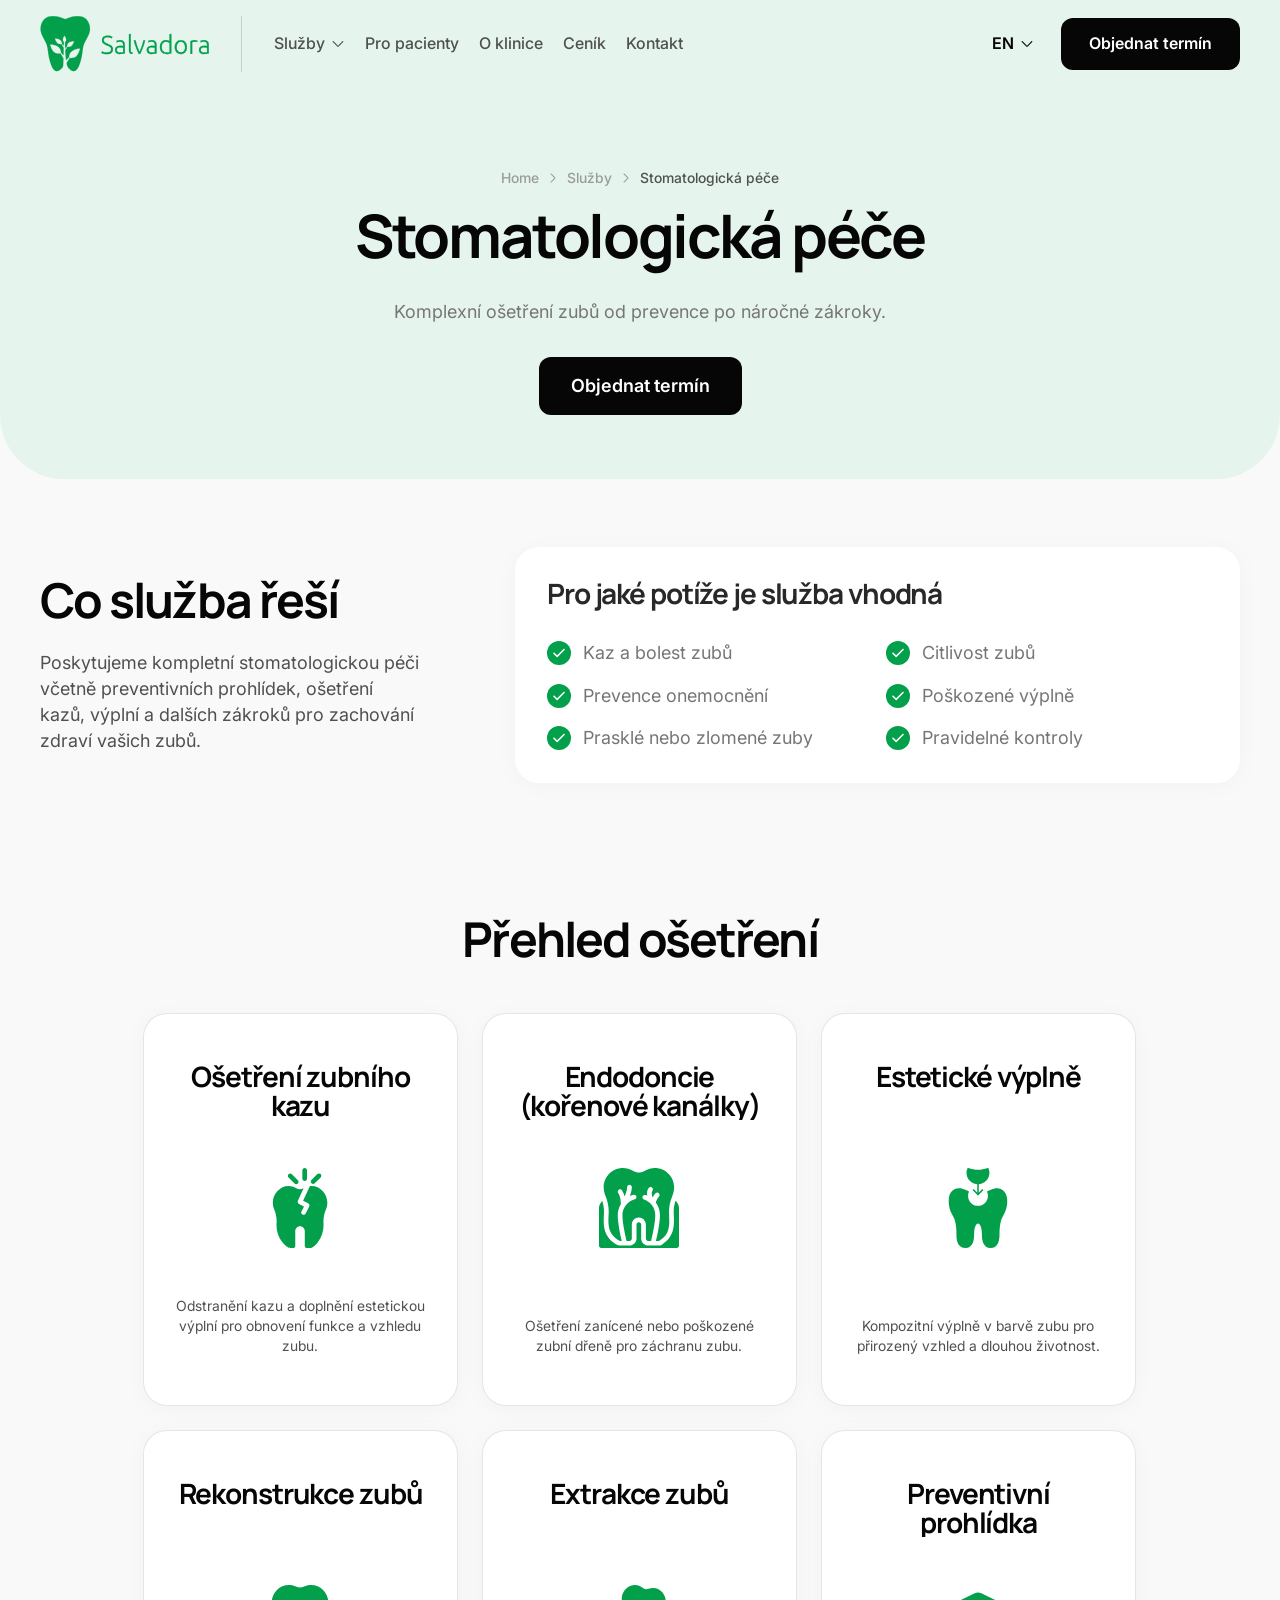
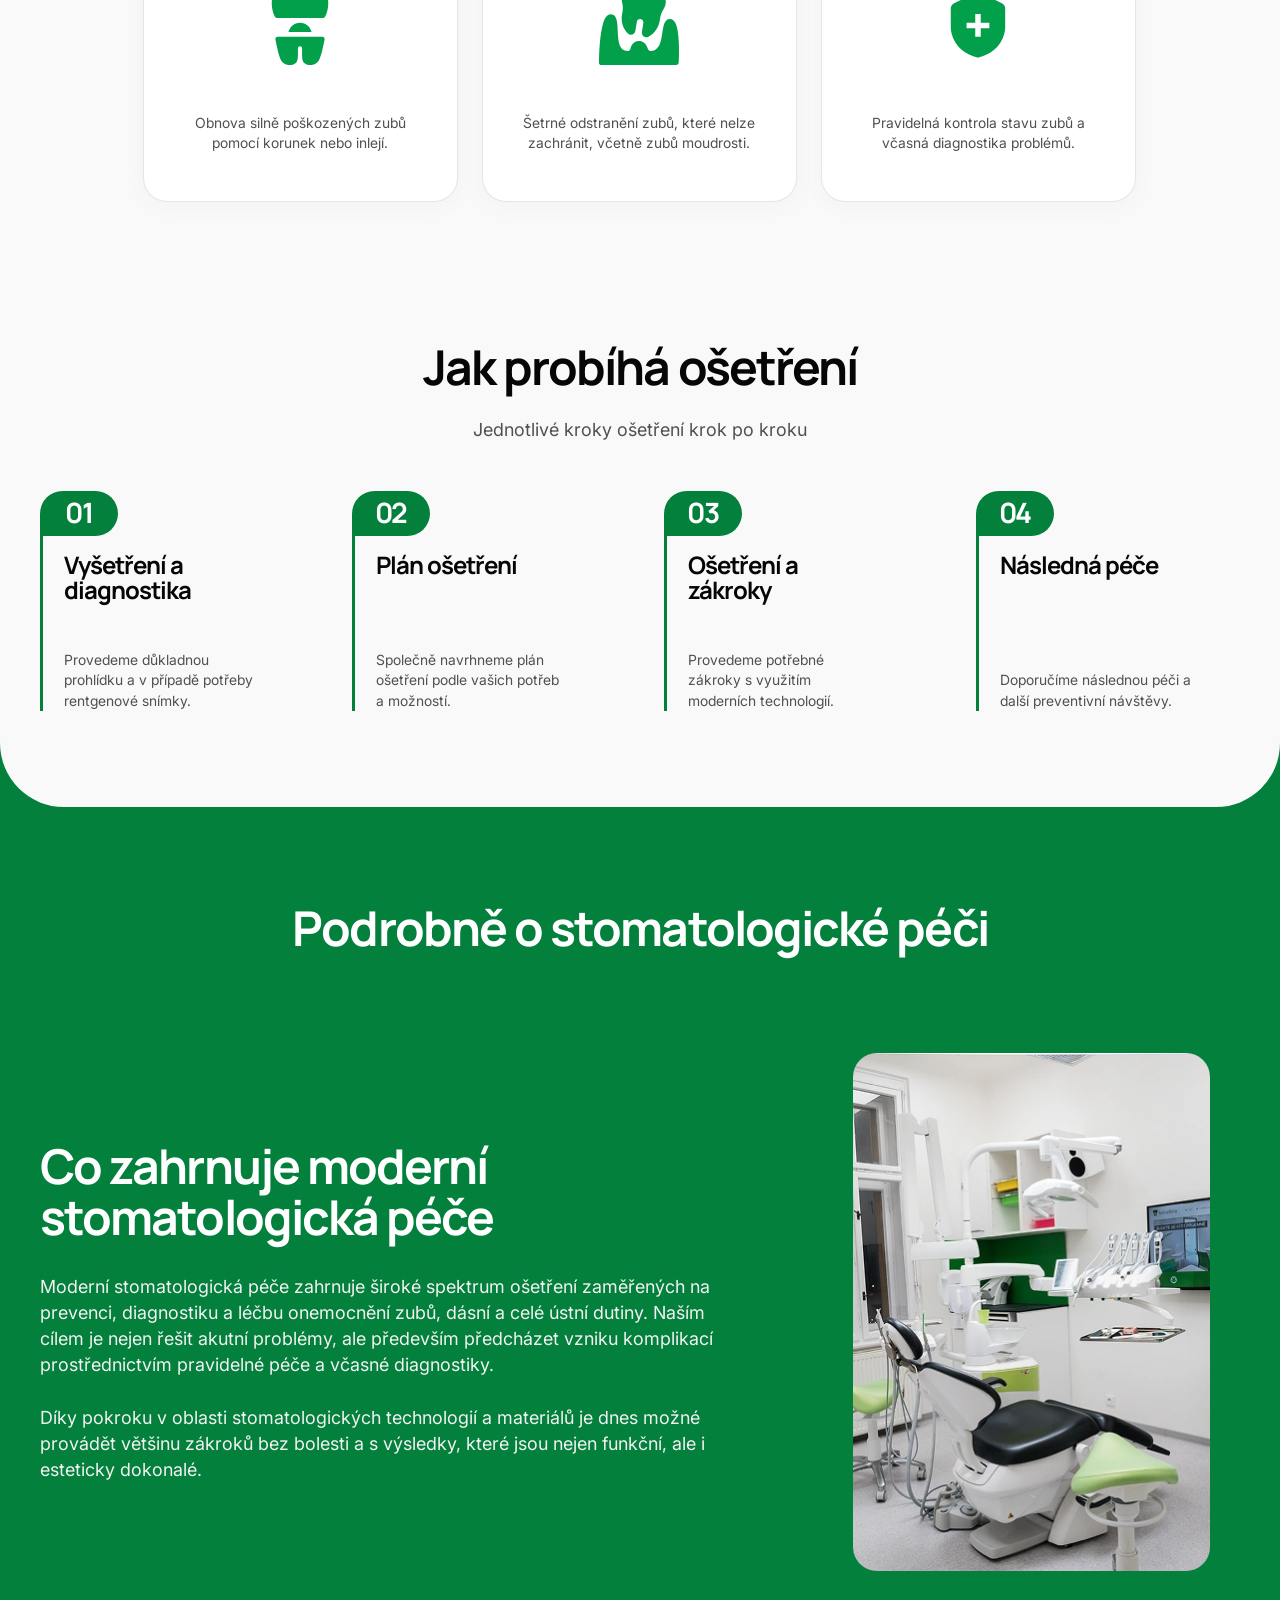
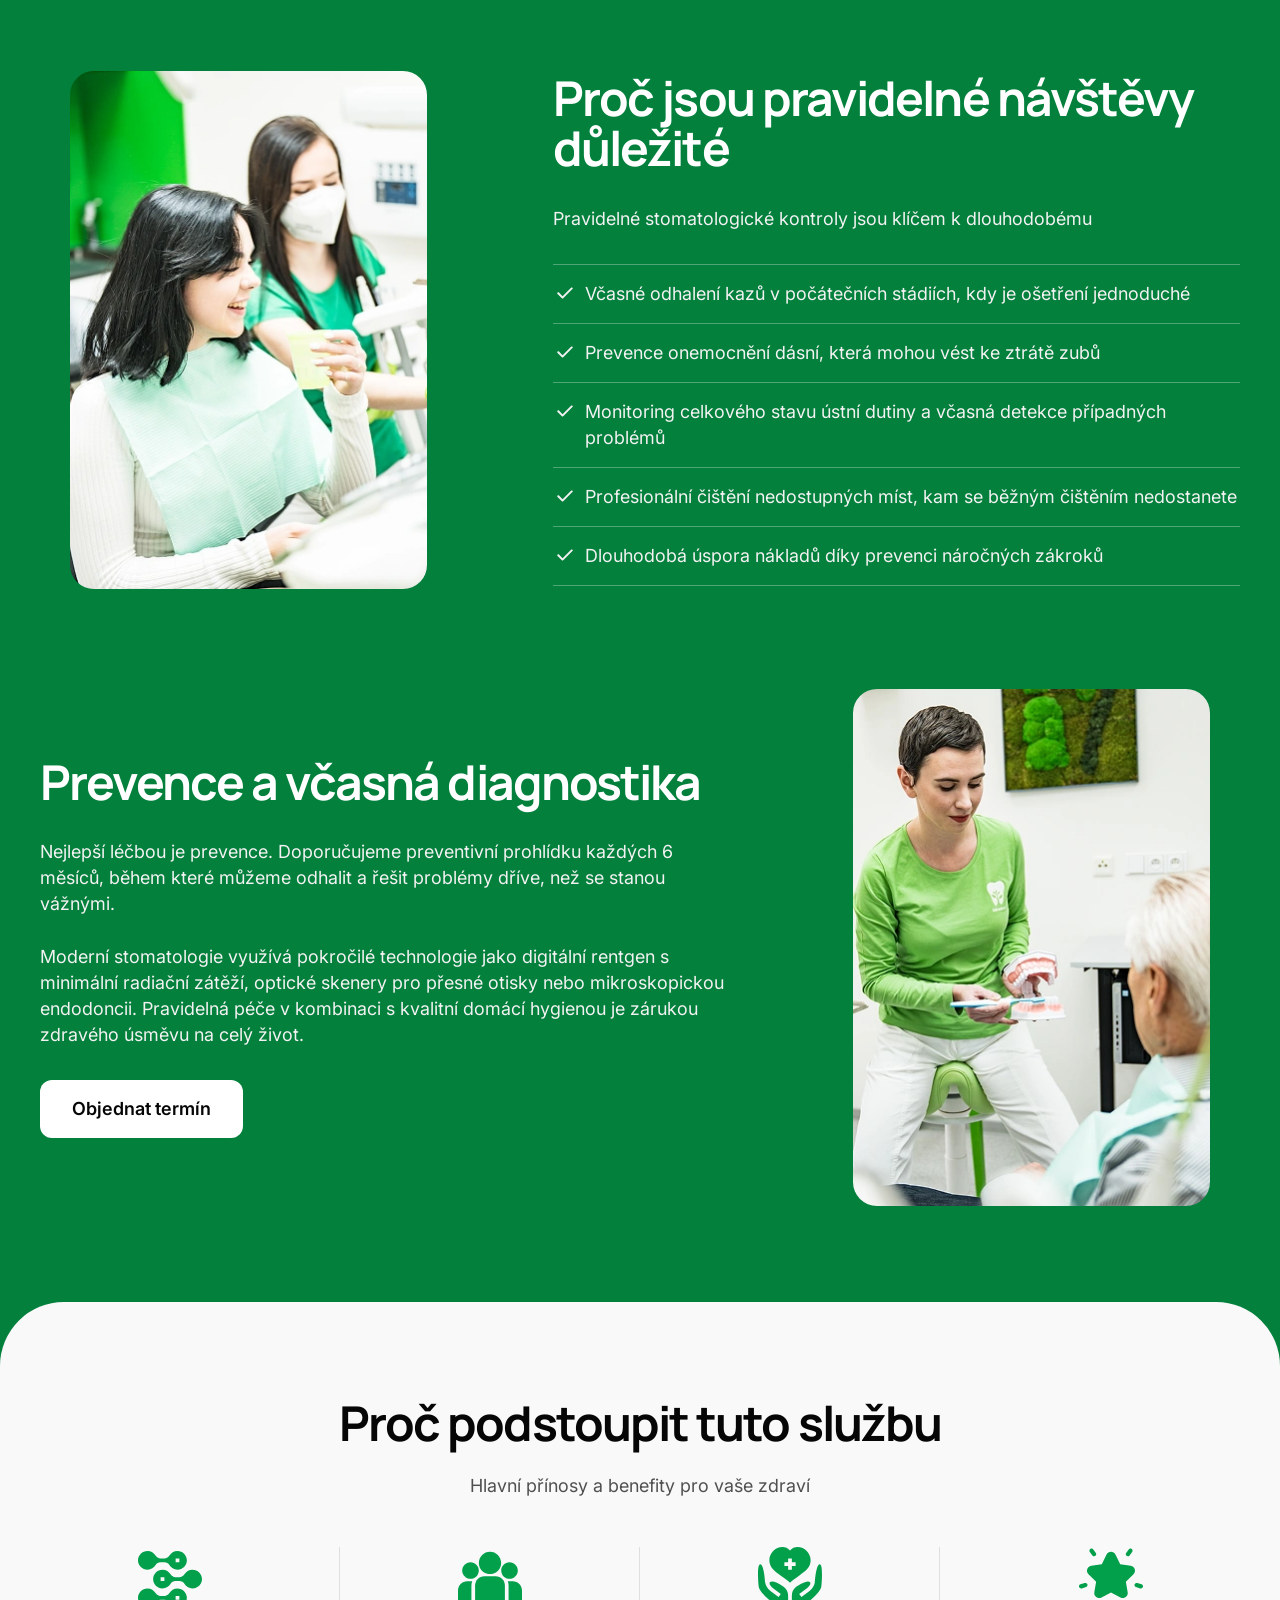
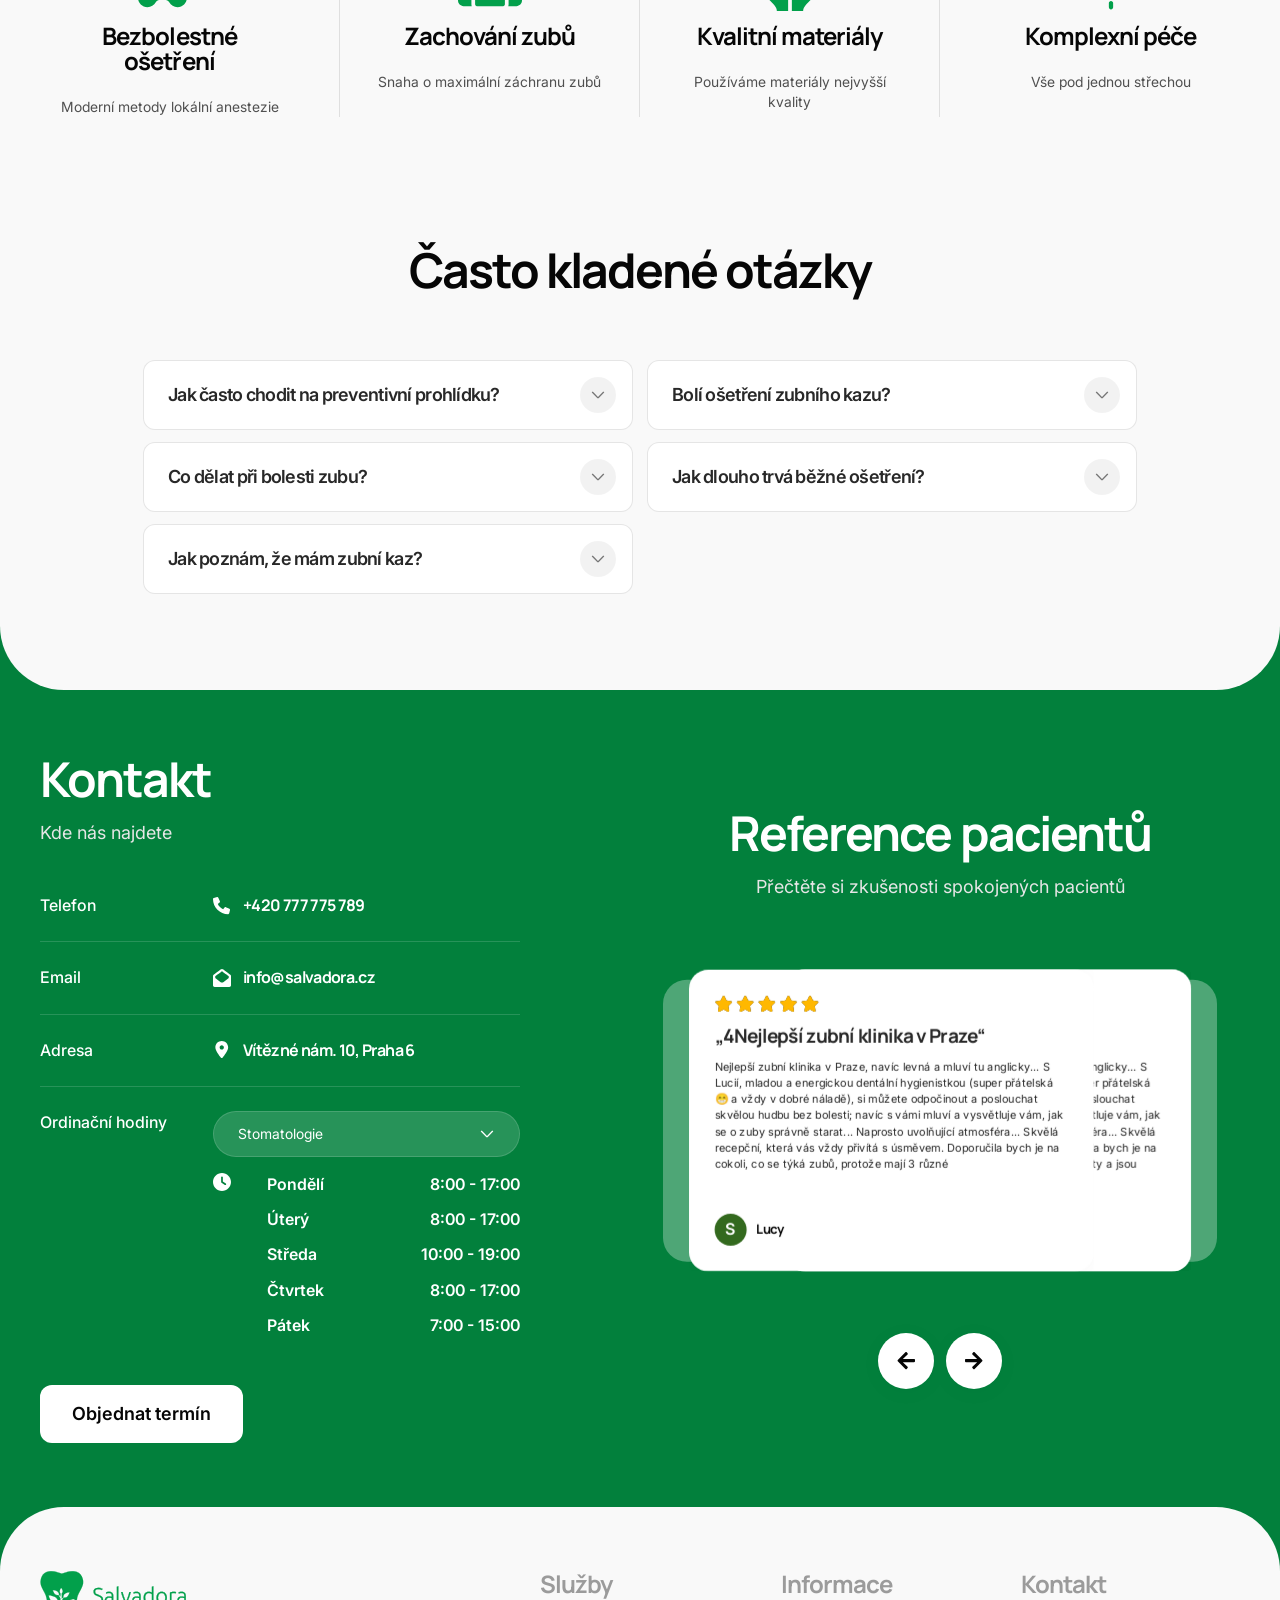
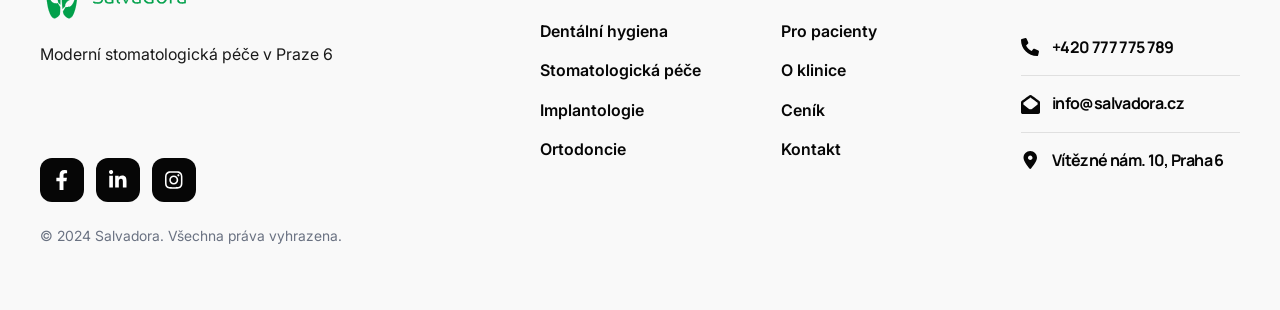
<file: src/frontend/service-detail.html>
<!doctype html>
<html lang="en">
  <head>
    <meta charset="UTF-8" />
    <meta http-equiv="X-UA-Compatible" content="IE=edge" />
    <meta name="viewport" content="width=device-width, initial-scale=1.0" />
    <link rel="icon" type="image/svg+xml" href="./images/favicon.ico" />
    <link rel="stylesheet" href="css/main.css" />
    <title>Sluzba-detail</title>
  </head>

  <body>
    <!-- header start
    =========================================== -->
    <header class="header bg-green" id="header">
      <div class="auto__container">
        <div class="header__inner">
          <a href="index.html" class="header__inner-logo">
            <img src="./images/logo.svg" alt="logo" />
            <img class="light" src="./images/logo-white.svg" alt="logo" />
          </a>
          <nav class="nav" id="menu">
            <div class="nav__inner">
              <ul class="nav__inner-links">
                <li>
                  <a href="service.html">
                    Služby
                    <svg>
                      <use xlink:href="#chevronBottom"></use>
                    </svg>
                  </a>
                  <ul>
                    <li>
                      <a href="#">Dentální hygiena</a>
                    </li>
                    <li>
                      <a href="service-detail.html">Stomatologická péče</a>
                    </li>
                    <li>
                      <a href="#">Implantologie</a>
                    </li>
                    <li>
                      <a href="#">Ortodoncie</a>
                    </li>
                  </ul>
                </li>
                <li>
                  <a href="for-clients.html"> Pro pacienty </a>
                </li>
                <li>
                  <a href="about.html"> O klinice </a>
                </li>
                <li>
                  <a href="pricing.html"> Ceník </a>
                </li>
                <li>
                  <a href="contact.html"> Kontakt </a>
                </li>
              </ul>
              <div class="nav__inner-buttons">
                <div class="lang">
                  <div class="lang__btn">
                    <b> CS </b>
                    <span>
                      <svg>
                        <use xlink:href="#chevronBottom"></use>
                      </svg>
                    </span>
                  </div>
                  <div class="lang__menu">
                    <button type="button" data-lang="EN">EN</button>
                    <button type="button" data-lang="DE">DE</button>
                    <button type="button" data-lang="CS">CS</button>
                  </div>
                </div>
                <button
                  type="button"
                  data-tab="#modal-1"
                  class="button primary sm modallBtn"
                >
                  Objednat termín
                </button>
              </div>
            </div>
          </nav>
          <div class="burger" id="menuBtn">
            <span></span>
          </div>
        </div>
      </div>
    </header>
    <!-- header end
    =========================================== -->
    <main class="main">
      <!-- detail start
    =========================================== -->
      <section class="detail">
        <div class="bg-green-light rounded-bottom">
          <div class="auto__container">
            <div class="detail__inner editor-block">
              <div
                class="detail__inner-links wow fadeInUp"
                data-wow-duration=".5s"
                data-wow-delay=".1s"
              >
                <a href="index.html"> Home </a>
                <span>
                  <svg>
                    <use xlink:href="#chevronBottom"></use>
                  </svg>
                </span>
                <a href="service.html"> Služby </a>
                <span>
                  <svg>
                    <use xlink:href="#chevronBottom"></use>
                  </svg>
                </span>
                <p>Stomatologická péče</p>
              </div>
              <div class="detail__inner-title">
                <h1
                  class="wow fadeInUp"
                  data-wow-duration=".5s"
                  data-wow-delay=".2s"
                >
                  Stomatologická péče
                </h1>
                <div
                  class="paragraph wow fadeInUp"
                  data-wow-duration=".5s"
                  data-wow-delay=".3s"
                >
                  <p>Komplexní ošetření zubů od prevence po náročné zákroky.</p>
                </div>
              </div>
              <button
                type="button"
                data-tab="#modal-1"
                class="button primary modallBtn wow fadeInUp"
                data-wow-duration=".5s"
                data-wow-delay=".4s"
              >
                Objednat termín
              </button>
            </div>
          </div>
        </div>
      </section>
      <!-- detail end
    =========================================== -->
      <!-- solve start
    =========================================== -->
      <section class="solve">
        <div class="bg-white">
          <div class="auto__container">
            <div class="solve__inner editor-block">
              <div
                class="solveContent wow fadeInLeft"
                data-wow-duration=".5s"
                data-wow-delay=".2s"
              >
                <h2>Co služba řeší</h2>
                <p>
                  Poskytujeme kompletní stomatologickou péči včetně
                  preventivních prohlídek, ošetření kazů, výplní a dalších
                  zákroků pro zachování zdraví vašich zubů.
                </p>
              </div>
              <div
                class="solveInfo wow fadeInRight"
                data-wow-duration=".5s"
                data-wow-delay=".4s"
              >
                <h3>Pro jaké potíže je služba vhodná</h3>
                <div class="solveInfo__list">
                  <a href="#" class="solveItem">
                    <span>
                      <svg>
                        <use xlink:href="#checkIcon"></use>
                      </svg>
                    </span>
                    <div class="solveItem__text">
                      <p>
                        Kaz a bolest zubů
                        <svg>
                          <use xlink:href="#arrowRight"></use>
                        </svg>
                      </p>
                    </div>
                  </a>
                  <a href="#" class="solveItem">
                    <span>
                      <svg>
                        <use xlink:href="#checkIcon"></use>
                      </svg>
                    </span>
                    <div class="solveItem__text">
                      <p>
                        Citlivost zubů
                        <svg>
                          <use xlink:href="#arrowRight"></use>
                        </svg>
                      </p>
                    </div>
                  </a>
                  <a href="#" class="solveItem">
                    <span>
                      <svg>
                        <use xlink:href="#checkIcon"></use>
                      </svg>
                    </span>
                    <div class="solveItem__text">
                      <p>
                        Prevence onemocnění
                        <svg>
                          <use xlink:href="#arrowRight"></use>
                        </svg>
                      </p>
                    </div>
                  </a>
                  <a href="#" class="solveItem">
                    <span>
                      <svg>
                        <use xlink:href="#checkIcon"></use>
                      </svg>
                    </span>
                    <div class="solveItem__text">
                      <p>
                        Poškozené výplně
                        <svg>
                          <use xlink:href="#arrowRight"></use>
                        </svg>
                      </p>
                    </div>
                  </a>
                  <a href="#" class="solveItem">
                    <span>
                      <svg>
                        <use xlink:href="#checkIcon"></use>
                      </svg>
                    </span>
                    <div class="solveItem__text">
                      <p>
                        Prasklé nebo zlomené zuby
                        <svg>
                          <use xlink:href="#arrowRight"></use>
                        </svg>
                      </p>
                    </div>
                  </a>
                  <a href="#" class="solveItem">
                    <span>
                      <svg>
                        <use xlink:href="#checkIcon"></use>
                      </svg>
                    </span>
                    <div class="solveItem__text">
                      <p>
                        Pravidelné kontroly
                        <svg>
                          <use xlink:href="#arrowRight"></use>
                        </svg>
                      </p>
                    </div>
                  </a>
                </div>
              </div>
            </div>
          </div>
        </div>
      </section>
      <!-- solve end
    =========================================== -->
      <!-- category start
    =========================================== -->
      <section class="category">
        <div class="bg-white">
          <div class="auto__container">
            <div class="category__inner editor-block">
              <div class="category__inner-title">
                <h2
                  class="wow fadeInUp"
                  data-wow-duration=".5s"
                  data-wow-delay=".1s"
                >
                  Přehled ošetření
                </h2>
              </div>
              <div class="category__inner-wrapper">
                <div class="category__inner-row">
                  <a
                    href="service-detail.html"
                    class="categoryItem wow fadeInUp"
                    data-wow-duration=".5s"
                    data-wow-delay=".2s"
                  >
                    <h3>Ošetření zubního kazu</h3>
                    <div class="categoryItem__icon">
                      <img src="./images/services/5.svg" alt="icon" />
                    </div>
                    <div class="paragraph xsm">
                      <p>
                        Odstranění kazu a doplnění estetickou výplní pro
                        obnovení funkce a vzhledu zubu.
                      </p>
                    </div>
                  </a>
                  <a
                    href="service-detail.html"
                    class="categoryItem wow fadeInUp"
                    data-wow-duration=".5s"
                    data-wow-delay=".3s"
                  >
                    <h3>Endodoncie (kořenové kanálky)</h3>
                    <div class="categoryItem__icon">
                      <img src="./images/services/6.svg" alt="icon" />
                    </div>
                    <div class="paragraph xsm">
                      <p>
                        Ošetření zanícené nebo poškozené zubní dřeně pro
                        záchranu zubu.
                      </p>
                    </div>
                  </a>
                  <a
                    href="service-detail.html"
                    class="categoryItem wow fadeInUp"
                    data-wow-duration=".5s"
                    data-wow-delay=".4s"
                  >
                    <h3>Estetické výplně</h3>
                    <div class="categoryItem__icon">
                      <img src="./images/services/7.svg" alt="icon" />
                    </div>
                    <div class="paragraph xsm">
                      <p>
                        Kompozitní výplně v barvě zubu pro přirozený vzhled a
                        dlouhou životnost.
                      </p>
                    </div>
                  </a>
                  <a
                    href="service-detail.html"
                    class="categoryItem wow fadeInUp"
                    data-wow-duration=".5s"
                    data-wow-delay=".5s"
                  >
                    <h3>Rekonstrukce zubů</h3>
                    <div class="categoryItem__icon">
                      <img src="./images/services/8.svg" alt="icon" />
                    </div>
                    <div class="paragraph xsm">
                      <p>
                        Obnova silně poškozených zubů pomocí korunek nebo
                        inlejí.
                      </p>
                    </div>
                  </a>
                  <a
                    href="service-detail.html"
                    class="categoryItem wow fadeInUp"
                    data-wow-duration=".5s"
                    data-wow-delay=".6s"
                  >
                    <h3>Extrakce zubů</h3>
                    <div class="categoryItem__icon">
                      <img src="./images/services/9.svg" alt="icon" />
                    </div>
                    <div class="paragraph xsm">
                      <p>
                        Šetrné odstranění zubů, které nelze zachránit, včetně
                        zubů moudrosti.
                      </p>
                    </div>
                  </a>
                  <a
                    href="service-detail.html"
                    class="categoryItem wow fadeInUp"
                    data-wow-duration=".5s"
                    data-wow-delay=".7s"
                  >
                    <h3>Preventivní prohlídka</h3>
                    <div class="categoryItem__icon">
                      <img src="./images/services/10.svg" alt="icon" />
                    </div>
                    <div class="paragraph xsm">
                      <p>
                        Pravidelná kontrola stavu zubů a včasná diagnostika
                        problémů.
                      </p>
                    </div>
                  </a>
                </div>
              </div>
            </div>
          </div>
        </div>
      </section>
      <!-- category end
    =========================================== -->
      <!-- why start
    =========================================== -->
      <section class="why">
        <div class="bg-white rounded-bottom">
          <div class="auto__container">
            <div class="why__inner editor-block">
              <div class="why__inner-title">
                <h2
                  class="wow fadeInUp"
                  data-wow-duration=".5s"
                  data-wow-delay=".1s"
                >
                  Jak probíhá ošetření
                </h2>
                <div
                  class="paragraph wow fadeInUp"
                  data-wow-duration=".5s"
                  data-wow-delay=".2s"
                >
                  <p>Jednotlivé kroky ošetření krok po kroku</p>
                </div>
              </div>
              <div class="why__inner-steps">
                <div
                  class="whyStep wow fadeInUp"
                  data-wow-duration=".5s"
                  data-wow-delay=".3s"
                >
                  <div class="whyStep__number">
                    <h3>01</h3>
                  </div>
                  <h4>Vyšetření a diagnostika</h4>
                  <div class="paragraph xsm">
                    <p>
                      Provedeme důkladnou prohlídku a v případě potřeby
                      rentgenové snímky.
                    </p>
                  </div>
                </div>
                <div
                  class="whyStep wow fadeInUp"
                  data-wow-duration=".5s"
                  data-wow-delay=".4s"
                >
                  <div class="whyStep__number">
                    <h3>02</h3>
                  </div>
                  <h4>Plán ošetření</h4>
                  <div class="paragraph xsm">
                    <p>
                      Společně navrhneme plán ošetření podle vašich potřeb a
                      možností.
                    </p>
                  </div>
                </div>
                <div
                  class="whyStep wow fadeInUp"
                  data-wow-duration=".5s"
                  data-wow-delay=".5s"
                >
                  <div class="whyStep__number">
                    <h3>03</h3>
                  </div>
                  <h4>Ošetření a zákroky</h4>
                  <div class="paragraph xsm">
                    <p>
                      Provedeme potřebné zákroky s využitím moderních
                      technologií.
                    </p>
                  </div>
                </div>
                <div
                  class="whyStep wow fadeInUp"
                  data-wow-duration=".5s"
                  data-wow-delay=".6s"
                >
                  <div class="whyStep__number">
                    <h3>04</h3>
                  </div>
                  <h4>Následná péče</h4>
                  <div class="paragraph xsm">
                    <p>
                      Doporučíme následnou péči a další preventivní návštěvy.
                    </p>
                  </div>
                </div>
              </div>
            </div>
          </div>
        </div>
      </section>
      <!-- why end
    =========================================== -->
      <!-- care start
    =========================================== -->
      <section class="care">
        <div class="bg-green">
          <div class="auto__container">
            <div class="care__inner editor-block">
              <div class="care__inner-title">
                <h2
                  class="wow fadeInUp"
                  data-wow-duration=".5s"
                  data-wow-delay=".1s"
                >
                  Podrobně o stomatologické péči
                </h2>
              </div>
              <div class="care__inner-col">
                <div class="careItem">
                  <div
                    class="careItem__content wow fadeInLeft"
                    data-wow-duration=".5s"
                    data-wow-delay=".2s"
                  >
                    <h2>Co zahrnuje moderní stomatologická péče</h2>
                    <p>
                      Moderní stomatologická péče zahrnuje široké spektrum
                      ošetření zaměřených na prevenci, diagnostiku a léčbu
                      onemocnění zubů, dásní a celé ústní dutiny. Naším cílem je
                      nejen řešit akutní problémy, ale především předcházet
                      vzniku komplikací prostřednictvím pravidelné péče a včasné
                      diagnostiky.
                      <br />
                      <br />
                      Díky pokroku v oblasti stomatologických technologií a
                      materiálů je dnes možné provádět většinu zákroků bez
                      bolesti a s výsledky, které jsou nejen funkční, ale i
                      esteticky dokonalé.
                    </p>
                  </div>
                  <div
                    class="careItem__image wow fadeInRight"
                    data-wow-duration=".5s"
                    data-wow-delay=".3s"
                  >
                    <div class="careItem__image-inner">
                      <img src="./images/care/1.webp" alt="banner" />
                    </div>
                  </div>
                </div>
                <div class="careItem">
                  <div
                    class="careItem__content wow fadeInRight"
                    data-wow-duration=".5s"
                    data-wow-delay=".4s"
                  >
                    <h2>Proč jsou pravidelné návštěvy důležité</h2>
                    <p>
                      Pravidelné stomatologické kontroly jsou klíčem k
                      dlouhodobému
                    </p>
                    <ul>
                      <li>
                        <span>
                          <svg>
                            <use xlink:href="#checkIcon"></use>
                          </svg>
                        </span>
                        <p>
                          Včasné odhalení kazů v počátečních stádiích, kdy je
                          ošetření jednoduché
                        </p>
                      </li>
                      <li>
                        <span>
                          <svg>
                            <use xlink:href="#checkIcon"></use>
                          </svg>
                        </span>
                        <p>
                          Prevence onemocnění dásní, která mohou vést ke ztrátě
                          zubů
                        </p>
                      </li>
                      <li>
                        <span>
                          <svg>
                            <use xlink:href="#checkIcon"></use>
                          </svg>
                        </span>
                        <p>
                          Monitoring celkového stavu ústní dutiny a včasná
                          detekce případných problémů
                        </p>
                      </li>
                      <li>
                        <span>
                          <svg>
                            <use xlink:href="#checkIcon"></use>
                          </svg>
                        </span>
                        <p>
                          Profesionální čištění nedostupných míst, kam se běžným
                          čištěním nedostanete
                        </p>
                      </li>
                      <li>
                        <span>
                          <svg>
                            <use xlink:href="#checkIcon"></use>
                          </svg>
                        </span>
                        <p>
                          Dlouhodobá úspora nákladů díky prevenci náročných
                          zákroků
                        </p>
                      </li>
                    </ul>
                  </div>
                  <div
                    class="careItem__image wow fadeInLeft"
                    data-wow-duration=".5s"
                    data-wow-delay=".5s"
                  >
                    <div class="careItem__image-inner">
                      <img src="./images/care/2.webp" alt="banner" />
                    </div>
                  </div>
                </div>
                <div class="careItem">
                  <div
                    class="careItem__content wow fadeInLeft"
                    data-wow-duration=".5s"
                    data-wow-delay=".6s"
                  >
                    <h2>Prevence a včasná diagnostika</h2>
                    <p>
                      Nejlepší léčbou je prevence. Doporučujeme preventivní
                      prohlídku každých 6 měsíců, během které můžeme odhalit a
                      řešit problémy dříve, než se stanou vážnými. <br />
                      <br />
                      Moderní stomatologie využívá pokročilé technologie jako
                      digitální rentgen s minimální radiační zátěží, optické
                      skenery pro přesné otisky nebo mikroskopickou endodoncii.
                      Pravidelná péče v kombinaci s kvalitní domácí hygienou je
                      zárukou zdravého úsměvu na celý život.
                    </p>
                    <button
                      type="button"
                      data-tab="#modal-1"
                      class="button secondary modallBtn"
                    >
                      Objednat termín
                    </button>
                  </div>
                  <div
                    class="careItem__image wow fadeInRight"
                    data-wow-duration=".5s"
                    data-wow-delay=".7s"
                  >
                    <div class="careItem__image-inner">
                      <img src="./images/care/3.webp" alt="banner" />
                    </div>
                  </div>
                </div>
              </div>
            </div>
          </div>
        </div>
      </section>
      <!-- care end
    =========================================== -->
      <!-- why start
    =========================================== -->
      <section class="why big">
        <div class="bg-white rounded-top">
          <div class="auto__container">
            <div class="why__inner editor-block">
              <div class="why__inner-title">
                <h2
                  class="wow fadeInUp"
                  data-wow-duration=".5s"
                  data-wow-delay=".1s"
                >
                  Proč podstoupit tuto službu
                </h2>
                <div
                  class="paragraph wow fadeInUp"
                  data-wow-duration=".5s"
                  data-wow-delay=".2s"
                >
                  <p>Hlavní přínosy a benefity pro vaše zdraví</p>
                </div>
              </div>
              <div class="why__inner-row">
                <div
                  class="whyItem wow fadeInUp"
                  data-wow-duration=".5s"
                  data-wow-delay=".3s"
                >
                  <div class="whyItem__inner">
                    <div class="whyItem__icon">
                      <img src="./images/environment/icon-1.svg" alt="icon" />
                    </div>
                    <h4>Bezbolestné ošetření</h4>
                    <div class="paragraph xsm">
                      <p>Moderní metody lokální anestezie</p>
                    </div>
                  </div>
                </div>
                <div
                  class="whyItem wow fadeInUp"
                  data-wow-duration=".5s"
                  data-wow-delay=".4s"
                >
                  <div class="whyItem__inner">
                    <div class="whyItem__icon">
                      <img src="./images/environment/icon-4.svg" alt="icon" />
                    </div>
                    <h4>Zachování zubů</h4>
                    <div class="paragraph xsm">
                      <p>Snaha o maximální záchranu zubů</p>
                    </div>
                  </div>
                </div>
                <div
                  class="whyItem wow fadeInUp"
                  data-wow-duration=".5s"
                  data-wow-delay=".5s"
                >
                  <div class="whyItem__inner">
                    <div class="whyItem__icon">
                      <img src="./images/environment/icon-2.svg" alt="icon" />
                    </div>
                    <h4>Kvalitní materiály</h4>
                    <div class="paragraph xsm">
                      <p>Používáme materiály nejvyšší kvality</p>
                    </div>
                  </div>
                </div>
                <div
                  class="whyItem wow fadeInUp"
                  data-wow-duration=".5s"
                  data-wow-delay=".6s"
                >
                  <div class="whyItem__inner">
                    <div class="whyItem__icon">
                      <img src="./images/environment/icon-5.svg" alt="icon" />
                    </div>
                    <h4>Komplexní péče</h4>
                    <div class="paragraph xsm">
                      <p>Vše pod jednou střechou</p>
                    </div>
                  </div>
                </div>
              </div>
            </div>
          </div>
        </div>
      </section>
      <!-- why end
    =========================================== -->
      <!-- faq start
    =========================================== -->
      <section class="faq">
        <div class="bg-white rounded-bottom">
          <div class="auto__container">
            <div class="faq__inner editor-block">
              <div class="faq__inner-title">
                <h2
                  class="wow fadeInUp"
                  data-wow-duration=".5s"
                  data-wow-delay=".1s"
                >
                  Často kladené otázky
                </h2>
              </div>
              <div class="faq__inner-row">
                <div class="faq__inner-col">
                  <div
                    class="faqItem wow fadeInUp"
                    data-wow-duration=".5s"
                    data-wow-delay=".2s"
                  >
                    <div class="faqItem__head faqBtn" data-faq="#faq-1">
                      <h6>Jak často chodit na preventivní prohlídku?</h6>
                      <span>
                        <svg>
                          <use xlink:href="#chevronBottom"></use>
                        </svg>
                      </span>
                    </div>
                    <div class="faqItem__body faqEvent" id="faq-1">
                      <p>Doporučujeme chodit na prohlídku každých 6 měsíců.</p>
                    </div>
                  </div>
                  <div
                    class="faqItem wow fadeInUp"
                    data-wow-duration=".5s"
                    data-wow-delay=".3s"
                  >
                    <div class="faqItem__head faqBtn" data-faq="#faq-2">
                      <h6>Co dělat při bolesti zubu?</h6>
                      <span>
                        <svg>
                          <use xlink:href="#chevronBottom"></use>
                        </svg>
                      </span>
                    </div>
                    <div class="faqItem__body faqEvent" id="faq-2">
                      <p>Doporučujeme chodit na prohlídku každých 6 měsíců.</p>
                    </div>
                  </div>
                  <div
                    class="faqItem wow fadeInUp"
                    data-wow-duration=".5s"
                    data-wow-delay=".4s"
                  >
                    <div class="faqItem__head faqBtn" data-faq="#faq-3">
                      <h6>Jak poznám, že mám zubní kaz?</h6>
                      <span>
                        <svg>
                          <use xlink:href="#chevronBottom"></use>
                        </svg>
                      </span>
                    </div>
                    <div class="faqItem__body faqEvent" id="faq-3">
                      <p>Doporučujeme chodit na prohlídku každých 6 měsíců.</p>
                    </div>
                  </div>
                </div>
                <div class="faq__inner-col">
                  <div
                    class="faqItem wow fadeInUp"
                    data-wow-duration=".5s"
                    data-wow-delay=".5s"
                  >
                    <div class="faqItem__head faqBtn" data-faq="#faq-4">
                      <h6>Bolí ošetření zubního kazu?</h6>
                      <span>
                        <svg>
                          <use xlink:href="#chevronBottom"></use>
                        </svg>
                      </span>
                    </div>
                    <div class="faqItem__body faqEvent" id="faq-4">
                      <p>Doporučujeme chodit na prohlídku každých 6 měsíců.</p>
                    </div>
                  </div>
                  <div
                    class="faqItem wow fadeInUp"
                    data-wow-duration=".5s"
                    data-wow-delay=".6s"
                  >
                    <div class="faqItem__head faqBtn" data-faq="#faq-5">
                      <h6>Jak dlouho trvá běžné ošetření?</h6>
                      <span>
                        <svg>
                          <use xlink:href="#chevronBottom"></use>
                        </svg>
                      </span>
                    </div>
                    <div class="faqItem__body faqEvent" id="faq-5">
                      <p>Doporučujeme chodit na prohlídku každých 6 měsíců.</p>
                    </div>
                  </div>
                </div>
              </div>
            </div>
          </div>
        </div>
      </section>
      <!-- faq end
    =========================================== -->
      <!-- join start
    =========================================== -->
      <section class="join">
        <div class="bg-green">
          <div class="auto__container">
            <div class="join__inner editor-block">
              <div
                class="joinContact wow fadeInLeft"
                data-wow-duration=".5s"
                data-wow-delay=".2s"
              >
                <div class="joinContact__title">
                  <h2>Kontakt</h2>
                  <p>Kde nás najdete</p>
                </div>
                <div class="joinContact__col">
                  <a
                    href="tel:+420 777 775 789"
                    class="joinItem"
                    target="_blank"
                  >
                    <div class="joinItem__title">
                      <div class="paragraph">
                        <p class="sm">Telefon</p>
                      </div>
                    </div>
                    <div class="joinItem__content">
                      <div class="joinItem__info">
                        <span>
                          <svg>
                            <use xlink:href="#phoneIcon"></use>
                          </svg>
                        </span>
                        <h6>+420 777 775 789</h6>
                      </div>
                    </div>
                  </a>
                  <a
                    href="mailto:info@salvadora.cz"
                    class="joinItem"
                    target="_blank"
                  >
                    <div class="joinItem__title">
                      <div class="paragraph">
                        <p class="sm">Email</p>
                      </div>
                    </div>
                    <div class="joinItem__content">
                      <div class="joinItem__info">
                        <span>
                          <svg>
                            <use xlink:href="#mailIcon"></use>
                          </svg>
                        </span>
                        <h6>info@salvadora.cz</h6>
                      </div>
                    </div>
                  </a>
                  <a
                    href="https://maps.app.goo.gl/96EUiA7mdK3tNPhs7"
                    class="joinItem"
                    target="_blank"
                  >
                    <div class="joinItem__title">
                      <div class="paragraph">
                        <p class="sm">Adresa</p>
                      </div>
                    </div>
                    <div class="joinItem__content">
                      <div class="joinItem__info">
                        <span>
                          <svg>
                            <use xlink:href="#locationIcon"></use>
                          </svg>
                        </span>
                        <h6>Vítězné nám. 10, Praha 6</h6>
                      </div>
                    </div>
                  </a>
                  <div class="joinItem">
                    <div class="joinItem__title">
                      <div class="paragraph">
                        <p class="sm">Ordinační hodiny</p>
                      </div>
                    </div>
                    <div class="joinItem__content">
                      <div class="select">
                        <div class="select__selected">
                          <p>Stomatologie</p>
                          <svg>
                            <use xlink:href="#chevronBottom"></use>
                          </svg>
                        </div>
                        <ul class="select__options">
                          <li data-schedule="#schedule-1">Stomatologie</li>
                          <li data-schedule="#schedule-2">Dentální hygiena</li>
                          <li data-schedule="#schedule-3">Rentgen</li>
                        </ul>
                      </div>
                      <div class="joinItem__schedule active" id="schedule-1">
                        <span>
                          <svg>
                            <use xlink:href="#clockIcon"></use>
                          </svg>
                        </span>
                        <ul>
                          <li>
                            <p>Pondělí</p>
                            <p>8:00 - 17:00</p>
                          </li>
                          <li>
                            <p>Úterý</p>
                            <p>8:00 - 17:00</p>
                          </li>
                          <li>
                            <p>Středa</p>
                            <p>10:00 - 19:00</p>
                          </li>
                          <li>
                            <p>Čtvrtek</p>
                            <p>8:00 - 17:00</p>
                          </li>
                          <li>
                            <p>Pátek</p>
                            <p>7:00 - 15:00</p>
                          </li>
                        </ul>
                      </div>
                      <div class="joinItem__schedule" id="schedule-2">
                        <span>
                          <svg>
                            <use xlink:href="#clockIcon"></use>
                          </svg>
                        </span>
                        <ul>
                          <li>
                            <p>Pondělí</p>
                            <p>7:00 - 17:00</p>
                          </li>
                          <li>
                            <p>Úterý</p>
                            <p>8:30 - 17:00</p>
                          </li>
                          <li>
                            <p>Středa</p>
                            <p>10:00 - 19:00</p>
                          </li>
                          <li>
                            <p>Čtvrtek</p>
                            <p>8:00 - 17:00</p>
                          </li>
                          <li>
                            <p>Pátek</p>
                            <p>8:00 - 15:00</p>
                          </li>
                        </ul>
                      </div>
                      <div class="joinItem__schedule" id="schedule-3">
                        <span>
                          <svg>
                            <use xlink:href="#clockIcon"></use>
                          </svg>
                        </span>
                        <ul>
                          <li>
                            <p>Pondělí</p>
                            <p>8:00 - 16:30</p>
                          </li>
                          <li>
                            <p>Úterý</p>
                            <p>8:00 - 16:30</p>
                          </li>
                          <li>
                            <p>Středa</p>
                            <p>8:00 - 16:30</p>
                          </li>
                          <li>
                            <p>Čtvrtek</p>
                            <p>8:00 - 16:30</p>
                          </li>
                          <li>
                            <p>Pátek</p>
                            <p>8:00 - 15:00</p>
                          </li>
                        </ul>
                      </div>
                    </div>
                  </div>
                </div>
                <div class="joinContact__foot">
                  <button
                    type="button"
                    data-tab="#modal-1"
                    class="button secondary modallBtn"
                  >
                    Objednat termín
                  </button>
                </div>
              </div>
              <div class="joinRef">
                <div
                  class="joinRef__title wow fadeIn"
                  data-wow-duration=".5s"
                  data-wow-delay=".4s"
                >
                  <h2>Reference pacientů</h2>
                  <p>Přečtěte si zkušenosti spokojených pacientů</p>
                </div>
                <div class="joinRef__wrapper">
                  <div class="joinRef__slider">
                    <div class="swiper-wrapper">
                      <div class="swiper-slide">
                        <div class="joinSlide">
                          <div class="joinSlide__stars">
                            <img
                              src="./images/join/stars-empty.svg"
                              alt="stars"
                            />
                            <div
                              class="joinSlide__stars-overlay"
                              style="max-width: 100%"
                            >
                              <img
                                src="./images/join/stars-filled.svg"
                                alt="stars"
                              />
                            </div>
                          </div>
                          <div class="joinSlide__content">
                            <h4>„Nejlepší zubní klinika v Praze“</h4>
                            <div class="paragraph xsm">
                              <p>
                                Nejlepší zubní klinika v Praze, navíc levná a
                                mluví tu anglicky... S Lucií, mladou a
                                energickou dentální hygienistkou (super
                                přátelská 😁 a vždy v dobré náladě), si můžete
                                odpočinout a poslouchat skvělou hudbu bez
                                bolesti; navíc s vámi mluví a vysvětluje vám,
                                jak se o zuby správně starat... Naprosto
                                uvolňující atmosféra... Skvělá recepční, která
                                vás vždy přivítá s úsměvem. Doporučila bych je
                                na cokoli, co se týká zubů, protože mají 3 různé
                                specialisty a jsou velmi vstřícní k dětem.
                                Naprosto je miluju...
                              </p>
                            </div>
                          </div>
                          <div class="joinSlide__profile">
                            <div class="joinSlide__avatar">
                              <p>S</p>
                            </div>
                            <div class="joinSlide__name">
                              <h6>Lucy</h6>
                            </div>
                          </div>
                        </div>
                      </div>
                      <div class="swiper-slide">
                        <div class="joinSlide">
                          <div class="joinSlide__stars">
                            <img
                              src="./images/join/stars-empty.svg"
                              alt="stars"
                            />
                            <div
                              class="joinSlide__stars-overlay"
                              style="max-width: 80%"
                            >
                              <img
                                src="./images/join/stars-filled.svg"
                                alt="stars"
                              />
                            </div>
                          </div>
                          <div class="joinSlide__content">
                            <h4>„2Nejlepší zubní klinika v Praze“</h4>
                            <div class="paragraph xsm">
                              <p>
                                Nejlepší zubní klinika v Praze, navíc levná a
                                mluví tu anglicky... S Lucií, mladou a
                                energickou dentální hygienistkou (super
                                přátelská 😁 a vždy v dobré náladě), si můžete
                                odpočinout a poslouchat skvělou hudbu bez
                                bolesti; navíc s vámi mluví a vysvětluje vám,
                                jak se o zuby správně starat... Naprosto
                                uvolňující atmosféra... Skvělá recepční, která
                              </p>
                            </div>
                          </div>
                          <div class="joinSlide__profile">
                            <div class="joinSlide__avatar">
                              <p>S</p>
                            </div>
                            <div class="joinSlide__name">
                              <h6>Lucy</h6>
                            </div>
                          </div>
                        </div>
                      </div>
                      <div class="swiper-slide">
                        <div class="joinSlide">
                          <div class="joinSlide__stars">
                            <img
                              src="./images/join/stars-empty.svg"
                              alt="stars"
                            />
                            <div
                              class="joinSlide__stars-overlay"
                              style="max-width: 100%"
                            >
                              <img
                                src="./images/join/stars-filled.svg"
                                alt="stars"
                              />
                            </div>
                          </div>
                          <div class="joinSlide__content">
                            <h4>„3Nejlepší zubní klinika v Praze“</h4>
                            <div class="paragraph xsm">
                              <p>
                                Nejlepší zubní klinika v Praze, navíc levná a
                                mluví tu anglicky... S Lucií, mladou a
                                energickou dentální hygienistkou (super
                                přátelská 😁 a vždy v dobré náladě), si můžete
                                odpočinout a poslouchat skvělou hudbu bez
                                bolesti; navíc s vámi mluví a vysvětluje vám,
                                jak se o zuby správně starat... Naprosto
                                uvolňující atmosféra... Skvělá recepční, která
                                vás vždy přivítá s úsměvem. Doporučila bych je
                                na cokoli, co se týká zubů, protože mají 3 různé
                                specialisty a jsou velmi vstřícní k dětem.
                                Naprosto je miluju...
                              </p>
                            </div>
                          </div>
                          <div class="joinSlide__profile">
                            <div class="joinSlide__avatar">
                              <p>S</p>
                            </div>
                            <div class="joinSlide__name">
                              <h6>Lucy</h6>
                            </div>
                          </div>
                        </div>
                      </div>
                      <div class="swiper-slide">
                        <div class="joinSlide">
                          <div class="joinSlide__stars">
                            <img
                              src="./images/join/stars-empty.svg"
                              alt="stars"
                            />
                            <div
                              class="joinSlide__stars-overlay"
                              style="max-width: 100%"
                            >
                              <img
                                src="./images/join/stars-filled.svg"
                                alt="stars"
                              />
                            </div>
                          </div>
                          <div class="joinSlide__content">
                            <h4>„4Nejlepší zubní klinika v Praze“</h4>
                            <div class="paragraph xsm">
                              <p>
                                Nejlepší zubní klinika v Praze, navíc levná a
                                mluví tu anglicky... S Lucií, mladou a
                                energickou dentální hygienistkou (super
                                přátelská 😁 a vždy v dobré náladě), si můžete
                                odpočinout a poslouchat skvělou hudbu bez
                                bolesti; navíc s vámi mluví a vysvětluje vám,
                                jak se o zuby správně starat... Naprosto
                                uvolňující atmosféra... Skvělá recepční, která
                                vás vždy přivítá s úsměvem. Doporučila bych je
                                na cokoli, co se týká zubů, protože mají 3 různé
                              </p>
                            </div>
                          </div>
                          <div class="joinSlide__profile">
                            <div class="joinSlide__avatar">
                              <p>S</p>
                            </div>
                            <div class="joinSlide__name">
                              <h6>Lucy</h6>
                            </div>
                          </div>
                        </div>
                      </div>
                    </div>
                  </div>
                  <div class="swiper-buttons">
                    <button type="button" class="swiper-button-prev">
                      <svg>
                        <use xlink:href="#arrowRightSm"></use>
                      </svg>
                    </button>
                    <button type="button" class="swiper-button-next">
                      <svg>
                        <use xlink:href="#arrowRightSm"></use>
                      </svg>
                    </button>
                  </div>
                </div>
              </div>
            </div>
          </div>
        </div>
      </section>
      <!-- join end
    =========================================== -->
    </main>
    <!-- footer start
    =========================================== -->
    <footer class="footer">
      <div class="auto__container">
        <div class="footer__inner">
          <div class="footer__inner-row">
            <div class="footer__inner-main">
              <a href="index.html" class="footer__inner-logo">
                <img src="./images/logo.svg" alt="logo" />
              </a>
              <div class="paragraph sm">
                <p>Moderní stomatologická péče v Praze 6</p>
              </div>
            </div>
            <div class="footer__inner-links">
              <div class="footer__inner-col">
                <h4>Služby</h4>
                <a href="#"> Dentální hygiena </a>
                <a href="service-detail.html"> Stomatologická péče </a>
                <a href="#"> Implantologie </a>
                <a href="#"> Ortodoncie </a>
              </div>
              <div class="footer__inner-col">
                <h4>Informace</h4>
                <a href="for-clients.html"> Pro pacienty </a>
                <a href="about.html"> O klinice </a>
                <a href="pricing.html"> Ceník </a>
                <a href="contact.html"> Kontakt </a>
              </div>
              <div class="footer__inner-col">
                <h4>Kontakt</h4>
                <a href="tel:+420 777 775 789" class="footerItem">
                  <span>
                    <svg>
                      <use xlink:href="#phoneIcon"></use>
                    </svg>
                  </span>
                  <h6>+420 777 775 789</h6>
                </a>
                <a href="mailto:info@salvadora.cz" class="footerItem">
                  <span>
                    <svg>
                      <use xlink:href="#mailIcon"></use>
                    </svg>
                  </span>
                  <h6>info@salvadora.cz</h6>
                </a>
                <a
                  href="https://maps.app.goo.gl/96EUiA7mdK3tNPhs7"
                  class="footerItem"
                  target="_blank"
                >
                  <span>
                    <svg>
                      <use xlink:href="#locationIcon"></use>
                    </svg>
                  </span>
                  <h6>Vítězné nám. 10, Praha 6</h6>
                </a>
              </div>
            </div>
          </div>
          <div class="footer__inner-copy">
            <div class="footer__inner-social">
              <a href="#">
                <svg>
                  <use xlink:href="#facebook"></use>
                </svg>
              </a>
              <a href="#">
                <svg>
                  <use xlink:href="#linkedin"></use>
                </svg>
              </a>
              <a href="#">
                <svg>
                  <use xlink:href="#instagram"></use>
                </svg>
              </a>
            </div>
            <div class="paragraph xsm">
              <p>© 2024 Salvadora. Všechna práva vyhrazena.</p>
            </div>
          </div>
        </div>
      </div>
    </footer>
    <!-- footer end
    =========================================== -->
    <!-- modals start-->
    <div class="modall" id="modal-1">
      <form action="#" class="modall__inner">
        <div class="modallMain">
          <div class="modall__inner-head">
            <div class="modall__inner-title">
              <h3>Kontaktujte nás</h3>
            </div>
            <div class="modall__inner-close modallClose" data-modal="modal-1">
              <svg>
                <use xlink:href="#closeIcon"></use>
              </svg>
            </div>
          </div>
          <div class="modallForm">
            <div class="modallForm__row">
              <label class="input__outer big">
                <p>Jméno</p>
                <div class="input">
                  <input type="text" placeholder="Zadejte sem..." />
                </div>
              </label>
              <label class="input__outer">
                <p>E-mail</p>
                <div class="input">
                  <input type="email" placeholder="Zadejte sem..." />
                </div>
              </label>
              <label class="input__outer">
                <p>Telefon</p>
                <div class="input">
                  <input type="tel" placeholder="Zadejte sem..." />
                </div>
              </label>
              <label class="input__outer big">
                <p>Zpráva</p>
                <div class="input">
                  <textarea
                    name=""
                    id=""
                    rows="5"
                    placeholder="Zadejte sem..."
                  ></textarea>
                </div>
              </label>
            </div>
            <label class="check">
              <div class="check__box">
                <input type="checkbox" />
                <span> </span>
              </div>
              <p>
                Souhlasím se zásadami ochrany osobních údajů společnosti
                Savadora
              </p>
            </label>
          </div>
        </div>
        <div class="modall__inner-foot">
          <button type="submit" class="button primary sm">
            Odeslat zprávu
          </button>
        </div>
      </form>
    </div>
    <!-- modals end-->
    <!-- Sprites
    =========================================== -->
    <svg style="display: none">
      <symbol id="checkIcon" viewBox="0 0 18 18">
        <path
          d="M7.16229 11.3625L13.5185 5.00625C13.6685 4.85625 13.8435 4.78125 14.0435 4.78125C14.2435 4.78125 14.4185 4.85625 14.5685 5.00625C14.7185 5.15625 14.7935 5.33438 14.7935 5.54063C14.7935 5.74688 14.7185 5.925 14.5685 6.075L7.68729 12.975C7.53729 13.125 7.36229 13.2 7.16229 13.2C6.96229 13.2 6.78729 13.125 6.63729 12.975L3.41229 9.75C3.26229 9.6 3.19041 9.42188 3.19666 9.21563C3.20291 9.00938 3.28104 8.83125 3.43104 8.68125C3.58104 8.53125 3.75916 8.45625 3.96541 8.45625C4.17166 8.45625 4.34979 8.53125 4.49979 8.68125L7.16229 11.3625Z"
          fill="currentColor"
        />
      </symbol>
      <symbol id="arrowRight" viewBox="0 0 24 24">
        <path
          d="M16.627 12.75H5.25C5.03717 12.75 4.859 12.6782 4.7155 12.5345C4.57183 12.391 4.5 12.2128 4.5 12C4.5 11.7872 4.57183 11.609 4.7155 11.4655C4.859 11.3218 5.03717 11.25 5.25 11.25H16.627L11.4577 6.08076C11.3091 5.93209 11.2357 5.75809 11.2375 5.55876C11.2395 5.35942 11.318 5.18217 11.473 5.02701C11.6282 4.88217 11.8038 4.80717 12 4.80201C12.1962 4.79684 12.3718 4.87184 12.527 5.02701L18.8673 11.3673C18.9609 11.4609 19.0269 11.5597 19.0652 11.6635C19.1037 11.7673 19.123 11.8795 19.123 12C19.123 12.1205 19.1037 12.2327 19.0652 12.3365C19.0269 12.4403 18.9609 12.5391 18.8673 12.6328L12.527 18.973C12.3885 19.1115 12.217 19.1823 12.0125 19.1855C11.808 19.1887 11.6282 19.1178 11.473 18.973C11.318 18.8178 11.2405 18.6397 11.2405 18.4385C11.2405 18.2372 11.318 18.0589 11.473 17.9038L16.627 12.75Z"
          fill="currentColor"
        />
      </symbol>
      <symbol id="arrowRightSm" viewBox="0 0 18 18">
        <path
          d="M7.42188 1.21094L8.28125 0.351562C8.67188 0 9.25781 0 9.60938 0.351562L17.2266 7.92969C17.5781 8.32031 17.5781 8.90625 17.2266 9.25781L9.60938 16.875C9.25781 17.2266 8.67188 17.2266 8.28125 16.875L7.42188 16.0156C7.07031 15.625 7.07031 15.0391 7.42188 14.6484L12.1484 10.1562H0.9375C0.390625 10.1562 0 9.76562 0 9.21875V7.96875C0 7.46094 0.390625 7.03125 0.9375 7.03125H12.1484L7.42188 2.57812C7.07031 2.1875 7.03125 1.60156 7.42188 1.21094Z"
          fill="currentColor"
        />
      </symbol>
      <symbol id="chevronBottom" viewBox="0 0 20 20">
        <path
          d="M10 12.3463L16.2773 6.06897C16.4429 5.90341 16.6378 5.82272 16.8621 5.82688C17.0865 5.83119 17.2815 5.91612 17.4471 6.08168C17.6126 6.24737 17.6954 6.44237 17.6954 6.66668C17.6954 6.89098 17.6126 7.08598 17.4471 7.25168L11.0673 13.6442C10.9166 13.7949 10.7478 13.9065 10.5608 13.9792C10.3739 14.0518 10.187 14.0881 10 14.0881C9.81307 14.0881 9.62612 14.0518 9.43918 13.9792C9.25223 13.9065 9.08342 13.7949 8.93272 13.6442L2.54001 7.25168C2.37446 7.08598 2.29383 6.88883 2.29814 6.66022C2.30244 6.43161 2.38737 6.23452 2.55293 6.06897C2.71848 5.90341 2.91348 5.82063 3.13793 5.82063C3.36223 5.82063 3.55717 5.90341 3.72272 6.06897L10 12.3463Z"
          fill="currentColor"
        />
      </symbol>
      <symbol id="mailIcon" viewBox="0 0 18 18">
        <path
          d="M17.332 5.73047C17.7539 6.04688 18 6.53906 18 7.06641V16.3477C18 17.2617 17.2266 18 16.3125 18H1.6875C0.738281 18 0 17.2617 0 16.3125V7.06641C0 6.53906 0.210938 6.04688 0.632812 5.73047C1.51172 5.02734 2.21484 4.5 6.39844 1.47656C6.99609 1.05469 8.15625 0 8.96484 0H9C9.80859 0 10.9688 1.05469 11.5664 1.47656C15.75 4.5 16.4531 5.0625 17.332 5.73047ZM10.6523 12.9375L15.75 8.96484V7.34766C14.9766 6.75 14.0625 6.08203 10.2305 3.30469C10.125 3.19922 9.98438 3.09375 9.84375 2.98828C9.66797 2.84766 9.28125 2.53125 9 2.35547C8.68359 2.53125 8.29688 2.84766 8.12109 2.98828C7.98047 3.09375 7.83984 3.19922 7.73438 3.26953C3.86719 6.08203 2.98828 6.75 2.25 7.34766V8.96484L7.3125 12.9375C7.80469 13.3242 8.40234 13.5 9 13.5C9.5625 13.5 10.1602 13.3242 10.6523 12.9375Z"
          fill="currentColor"
        />
      </symbol>
      <symbol id="phoneIcon" viewBox="0 0 19 19">
        <path
          d="M17.9648 13.6758L17.1211 17.2266C17.0156 17.7539 16.5938 18.1055 16.0664 18.1055C7.20703 18.0703 0 10.8633 0 2.00391C0 1.47656 0.316406 1.05469 0.84375 0.949219L4.39453 0.105469C4.88672 0 5.41406 0.28125 5.625 0.738281L7.27734 4.57031C7.45312 5.02734 7.34766 5.55469 6.96094 5.83594L5.0625 7.38281C6.25781 9.80859 8.22656 11.7773 10.6875 12.9727L12.2344 11.0742C12.5156 10.7227 13.043 10.582 13.5 10.7578L17.332 12.4102C17.7891 12.6562 18.0703 13.1836 17.9648 13.6758Z"
          fill="currentColor"
        />
      </symbol>
      <symbol id="locationIcon" viewBox="0 0 14 19">
        <path
          d="M5.90625 17.5781C4.07812 15.293 0 9.84375 0 6.75C0 3.02344 2.98828 0 6.75 0C10.4766 0 13.5 3.02344 13.5 6.75C13.5 9.84375 9.38672 15.293 7.55859 17.5781C7.13672 18.1055 6.32812 18.1055 5.90625 17.5781ZM6.75 9C7.98047 9 9 8.01562 9 6.75C9 5.51953 7.98047 4.5 6.75 4.5C5.48438 4.5 4.5 5.51953 4.5 6.75C4.5 8.01562 5.48438 9 6.75 9Z"
          fill="currentColor"
        />
      </symbol>
      <symbol id="clockIcon" viewBox="0 0 18 18">
        <path
          d="M9 18C4.00781 18 0 13.9922 0 9C0 4.04297 4.00781 0 9 0C13.957 0 18 4.04297 18 9C18 13.9922 13.957 18 9 18ZM8.15625 9C8.15625 9.28125 8.29688 9.5625 8.50781 9.70312L11.8828 11.9531C12.2695 12.2344 12.7969 12.1289 13.043 11.7422C13.3242 11.3555 13.2188 10.8281 12.832 10.5469L9.84375 8.57812V4.21875C9.84375 3.76172 9.45703 3.375 8.96484 3.375C8.50781 3.375 8.12109 3.76172 8.12109 4.21875L8.15625 9Z"
          fill="currentColor"
        />
      </symbol>
      <symbol id="searchIcon" viewBox="0 0 24 24">
        <path
          d="M9.51906 15.6152C7.81139 15.6152 6.36522 15.023 5.18056 13.8385C3.99606 12.6538 3.40381 11.2077 3.40381 9.5C3.40381 7.79233 3.99606 6.34617 5.18056 5.1615C6.36522 3.977 7.81139 3.38475 9.51906 3.38475C11.2267 3.38475 12.6729 3.977 13.8576 5.1615C15.0421 6.34617 15.6343 7.79233 15.6343 9.5C15.6343 10.2142 15.5145 10.8963 15.2748 11.5463C15.035 12.1962 14.7151 12.7616 14.3151 13.2423L20.0691 18.9962C20.2076 19.1346 20.2784 19.3086 20.2816 19.5182C20.2847 19.7279 20.2139 19.9052 20.0691 20.05C19.9242 20.1948 19.7486 20.2673 19.5421 20.2673C19.3357 20.2673 19.1601 20.1948 19.0153 20.05L13.2613 14.296C12.7613 14.7088 12.1863 15.0319 11.5363 15.2653C10.8863 15.4986 10.2139 15.6152 9.51906 15.6152ZM9.51906 14.1155C10.8076 14.1155 11.8989 13.6683 12.7931 12.774C13.6874 11.8798 14.1346 10.7885 14.1346 9.5C14.1346 8.2115 13.6874 7.12017 12.7931 6.226C11.8989 5.33167 10.8076 4.8845 9.51906 4.8845C8.23056 4.8845 7.13923 5.33167 6.24506 6.226C5.35072 7.12017 4.90356 8.2115 4.90356 9.5C4.90356 10.7885 5.35072 11.8798 6.24506 12.774C7.13923 13.6683 8.23056 14.1155 9.51906 14.1155Z"
          fill="currentColor"
        />
      </symbol>
      <symbol id="facebook" viewBox="0 0 44 44">
        <path
          d="M26.3984 23.25H23.4688V32H19.5625V23.25H16.3594V19.6562H19.5625V16.8828C19.5625 13.7578 21.4375 12 24.2891 12C25.6562 12 27.1016 12.2734 27.1016 12.2734V15.3594H25.5C23.9375 15.3594 23.4688 16.2969 23.4688 17.3125V19.6562H26.9453L26.3984 23.25Z"
          fill="currentColor"
        />
      </symbol>
      <symbol id="linkedin" viewBox="0 0 44 44">
        <path
          d="M16.9062 29.5H13.2734V17.8203H16.9062V29.5ZM15.0703 16.2578C13.9375 16.2578 13 15.2812 13 14.1094C13 12.5078 14.7188 11.4922 16.125 12.3125C16.7891 12.6641 17.1797 13.3672 17.1797 14.1094C17.1797 15.2812 16.2422 16.2578 15.0703 16.2578ZM30.4609 29.5H26.8672V23.8359C26.8672 22.4688 26.8281 20.75 24.9531 20.75C23.0781 20.75 22.8047 22.1953 22.8047 23.7188V29.5H19.1719V17.8203H22.6484V19.4219H22.6875C23.1953 18.5234 24.3672 17.5469 26.125 17.5469C29.7969 17.5469 30.5 19.9688 30.5 23.0938V29.5H30.4609Z"
          fill="currentColor"
        />
      </symbol>
      <symbol id="instagram" viewBox="0 0 44 44">
        <path
          d="M21.75 17.5078C24.2109 17.5078 26.2422 19.5391 26.2422 22C26.2422 24.5 24.2109 26.4922 21.75 26.4922C19.25 26.4922 17.2578 24.5 17.2578 22C17.2578 19.5391 19.25 17.5078 21.75 17.5078ZM21.75 24.9297C23.3516 24.9297 24.6406 23.6406 24.6406 22C24.6406 20.3984 23.3516 19.1094 21.75 19.1094C20.1094 19.1094 18.8203 20.3984 18.8203 22C18.8203 23.6406 20.1484 24.9297 21.75 24.9297ZM27.4531 17.3516C27.4531 16.7656 26.9844 16.2969 26.3984 16.2969C25.8125 16.2969 25.3438 16.7656 25.3438 17.3516C25.3438 17.9375 25.8125 18.4062 26.3984 18.4062C26.9844 18.4062 27.4531 17.9375 27.4531 17.3516ZM30.4219 18.4062C30.5 19.8516 30.5 24.1875 30.4219 25.6328C30.3438 27.0391 30.0312 28.25 29.0156 29.3047C28 30.3203 26.75 30.6328 25.3438 30.7109C23.8984 30.7891 19.5625 30.7891 18.1172 30.7109C16.7109 30.6328 15.5 30.3203 14.4453 29.3047C13.4297 28.25 13.1172 27.0391 13.0391 25.6328C12.9609 24.1875 12.9609 19.8516 13.0391 18.4062C13.1172 17 13.4297 15.75 14.4453 14.7344C15.5 13.7188 16.7109 13.4062 18.1172 13.3281C19.5625 13.25 23.8984 13.25 25.3438 13.3281C26.75 13.4062 28 13.7188 29.0156 14.7344C30.0312 15.75 30.3438 17 30.4219 18.4062ZM28.5469 27.1562C29.0156 26.0234 28.8984 23.2891 28.8984 22C28.8984 20.75 29.0156 18.0156 28.5469 16.8438C28.2344 16.1016 27.6484 15.4766 26.9062 15.2031C25.7344 14.7344 23 14.8516 21.75 14.8516C20.4609 14.8516 17.7266 14.7344 16.5938 15.2031C15.8125 15.5156 15.2266 16.1016 14.9141 16.8438C14.4453 18.0156 14.5625 20.75 14.5625 22C14.5625 23.2891 14.4453 26.0234 14.9141 27.1562C15.2266 27.9375 15.8125 28.5234 16.5938 28.8359C17.7266 29.3047 20.4609 29.1875 21.75 29.1875C23 29.1875 25.7344 29.3047 26.9062 28.8359C27.6484 28.5234 28.2734 27.9375 28.5469 27.1562Z"
          fill="currentColor"
        />
      </symbol>
      <symbol id="closeIcon" viewBox="0 0 28 28">
        <path
          d="M13.999 15.6333L8.28229 21.35C8.0684 21.5639 7.79618 21.6708 7.46562 21.6708C7.13507 21.6708 6.86285 21.5639 6.64896 21.35C6.43507 21.1361 6.32812 20.8639 6.32812 20.5333C6.32812 20.2028 6.43507 19.9306 6.64896 19.7167L12.3656 14L6.64896 8.28333C6.43507 8.06944 6.32812 7.79722 6.32812 7.46667C6.32812 7.13611 6.43507 6.86389 6.64896 6.65C6.86285 6.43611 7.13507 6.32917 7.46562 6.32917C7.79618 6.32917 8.0684 6.43611 8.28229 6.65L13.999 12.3667L19.7156 6.65C19.9295 6.43611 20.2017 6.32917 20.5323 6.32917C20.8628 6.32917 21.1351 6.43611 21.349 6.65C21.5628 6.86389 21.6698 7.13611 21.6698 7.46667C21.6698 7.79722 21.5628 8.06944 21.349 8.28333L15.6323 14L21.349 19.7167C21.5628 19.9306 21.6698 20.2028 21.6698 20.5333C21.6698 20.8639 21.5628 21.1361 21.349 21.35C21.1351 21.5639 20.8628 21.6708 20.5323 21.6708C20.2017 21.6708 19.9295 21.5639 19.7156 21.35L13.999 15.6333Z"
          fill="currentColor"
        />
      </symbol>
    </svg>

    <!-- js
    =========================================== -->
    <script src="./js/wow.js"></script>
    <script src="./js/swiper.js"></script>
    <script src="./js/main.js"></script>
    <script src="./js/modals.js"></script>
    <script src="./js/slider.js"></script>
    <script src="js/ScrollTrigger.min.js"></script>
    <script src="js/lenis.min.js"></script>
    <script>
      const lenis = new Lenis();
      function raf(time) {
        lenis.raf(time);
        ScrollTrigger.update();
        requestAnimationFrame(raf);
      }
      requestAnimationFrame(raf);
      // wow start
      var wow = new WOW({
        boxClass: "wow",
        animateClass: "animated",
        offset: 0,
        mobile: true,
        live: true,
        scrollContainer: null,
        resetAnimation: true,
      });
      wow.init();
      // wow end
    </script>
  </body>
</html>
</file>
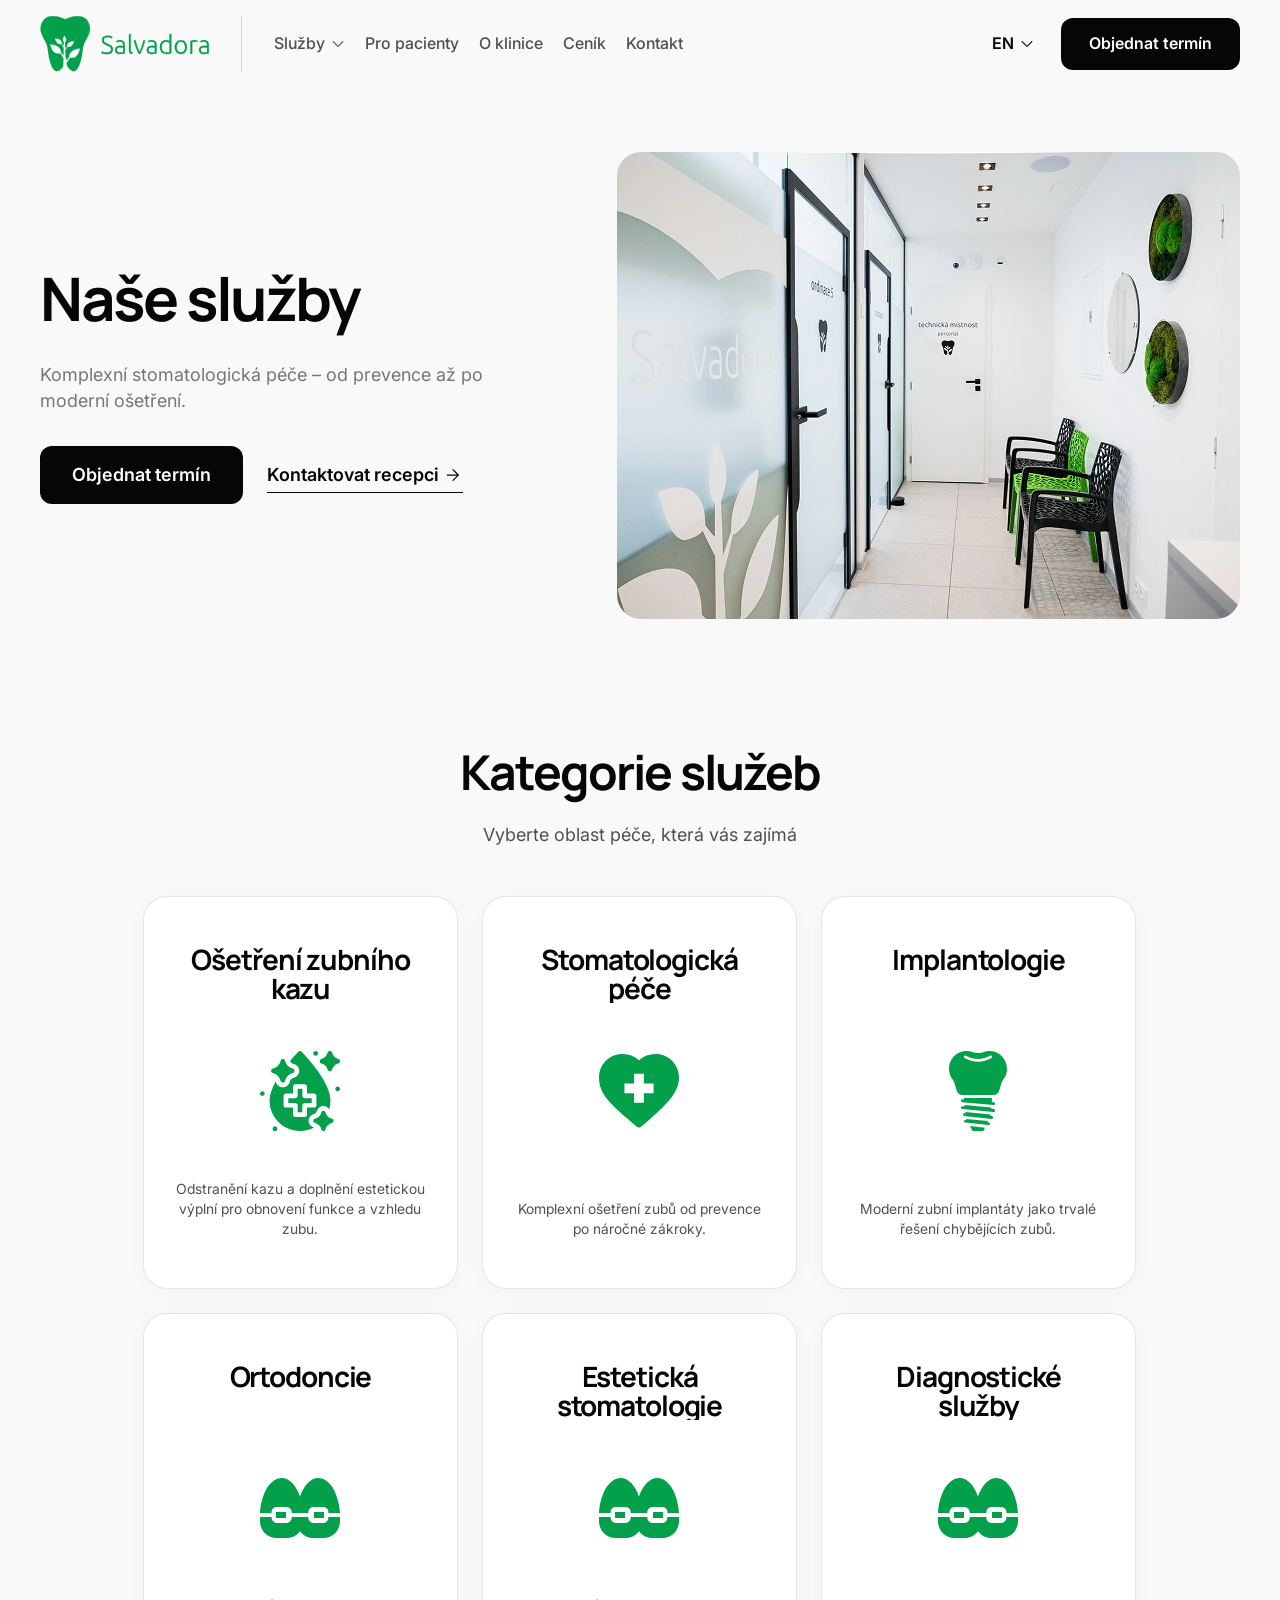
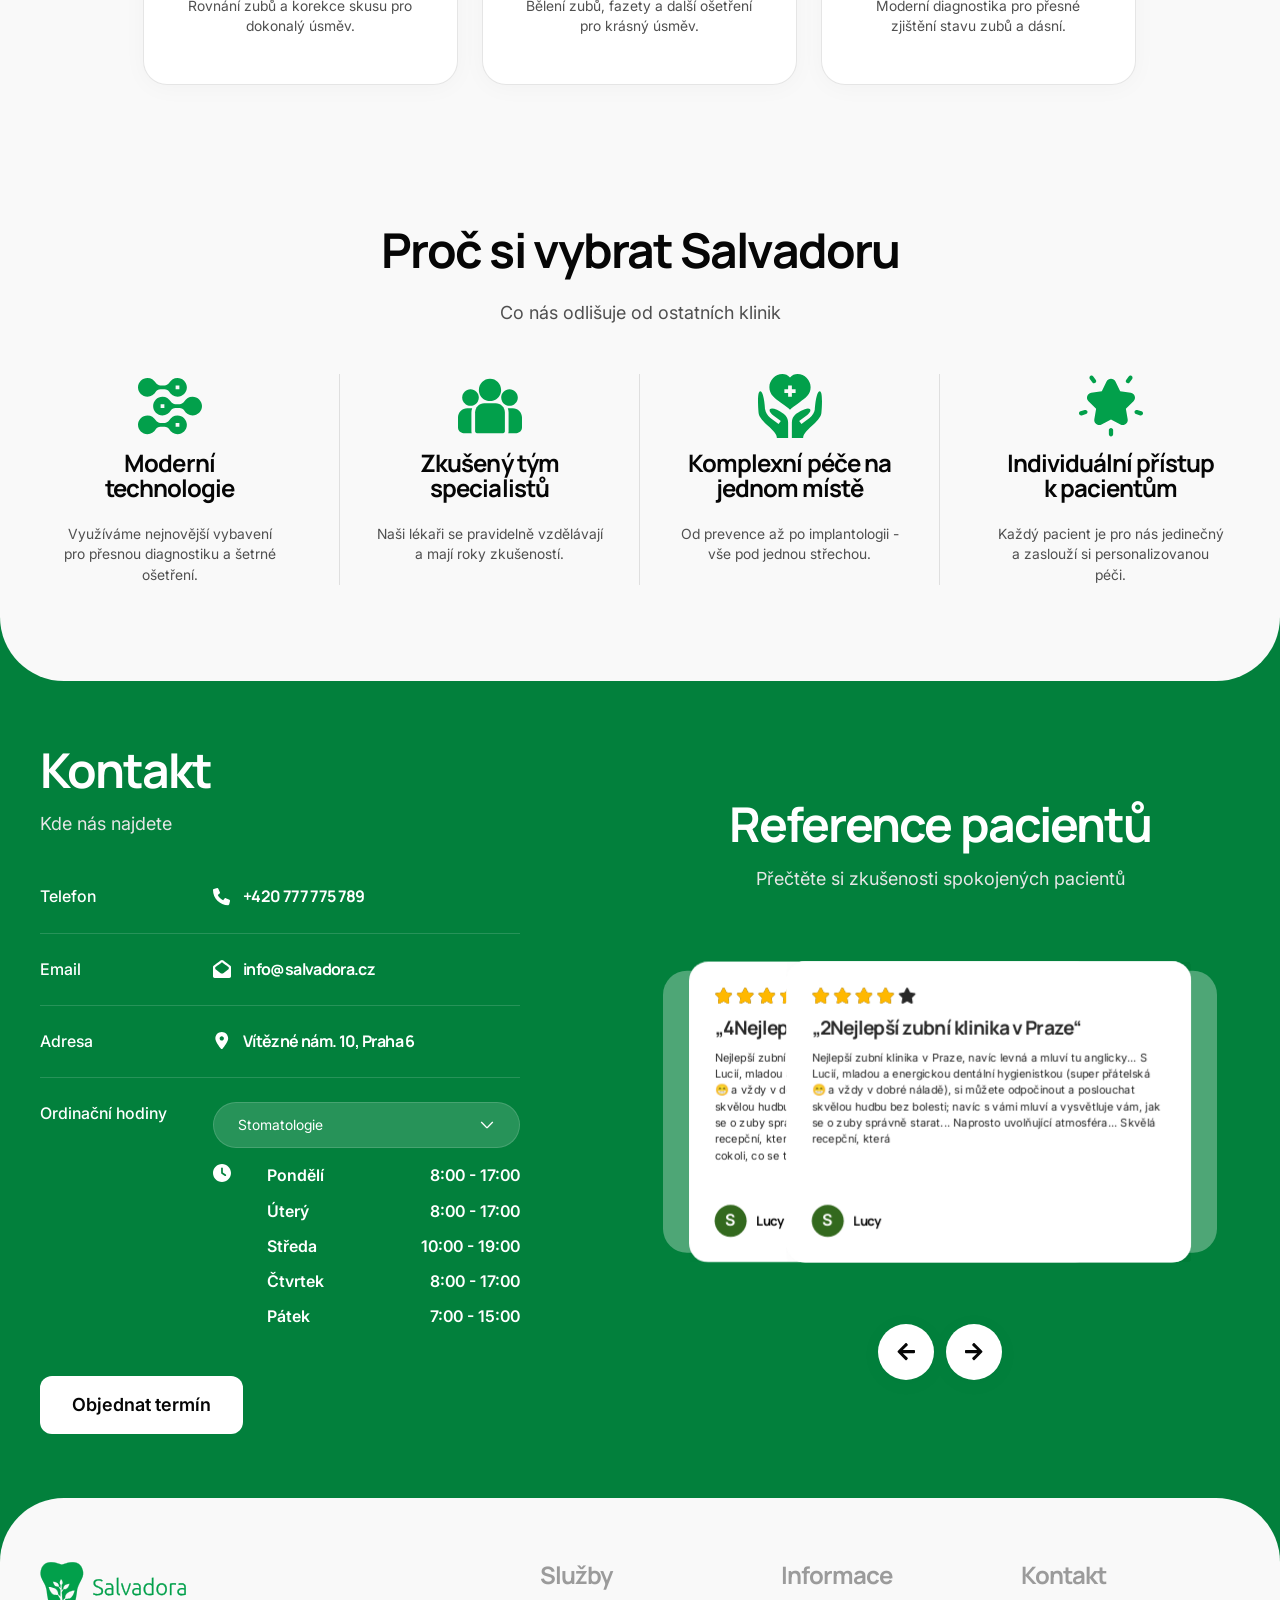
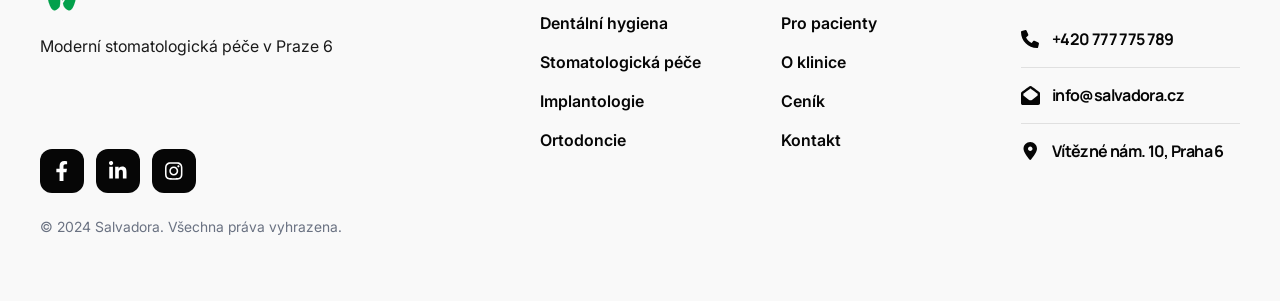
<file: src/frontend/service.html>
<!doctype html>
<html lang="en">
  <head>
    <meta charset="UTF-8" />
    <meta http-equiv="X-UA-Compatible" content="IE=edge" />
    <meta name="viewport" content="width=device-width, initial-scale=1.0" />
    <link rel="icon" type="image/svg+xml" href="./images/favicon.ico" />
    <link rel="stylesheet" href="css/main.css" />
    <title>Služby</title>
  </head>

  <body>
    <!-- header start
    =========================================== -->
    <header class="header" id="header">
      <div class="auto__container">
        <div class="header__inner">
          <a href="index.html" class="header__inner-logo">
            <img src="./images/logo.svg" alt="logo" />
            <img class="light" src="./images/logo-white.svg" alt="logo" />
          </a>
          <nav class="nav" id="menu">
            <div class="nav__inner">
              <ul class="nav__inner-links">
                <li>
                  <a href="service.html">
                    Služby
                    <svg>
                      <use xlink:href="#chevronBottom"></use>
                    </svg>
                  </a>
                  <ul>
                    <li>
                      <a href="#">Dentální hygiena</a>
                    </li>
                    <li>
                      <a href="service-detail.html">Stomatologická péče</a>
                    </li>
                    <li>
                      <a href="#">Implantologie</a>
                    </li>
                    <li>
                      <a href="#">Ortodoncie</a>
                    </li>
                  </ul>
                </li>
                <li>
                  <a href="for-clients.html"> Pro pacienty </a>
                </li>
                <li>
                  <a href="about.html"> O klinice </a>
                </li>
                <li>
                  <a href="pricing.html"> Ceník </a>
                </li>
                <li>
                  <a href="contact.html"> Kontakt </a>
                </li>
              </ul>
              <div class="nav__inner-buttons">
                <div class="lang">
                  <div class="lang__btn">
                    <b> CS </b>
                    <span>
                      <svg>
                        <use xlink:href="#chevronBottom"></use>
                      </svg>
                    </span>
                  </div>
                  <div class="lang__menu">
                    <button type="button" data-lang="EN">EN</button>
                    <button type="button" data-lang="DE">DE</button>
                    <button type="button" data-lang="CS">CS</button>
                  </div>
                </div>
                <button
                  type="button"
                  data-tab="#modal-1"
                  class="button primary sm modallBtn"
                >
                  Objednat termín
                </button>
              </div>
            </div>
          </nav>
          <div class="burger" id="menuBtn">
            <span></span>
          </div>
        </div>
      </div>
    </header>
    <!-- header end
    =========================================== -->
    <main class="main">
      <!-- intro start
    =========================================== -->
      <section class="intro">
        <div class="bg-white">
          <div class="auto__container">
            <div class="intro__inner editor-block">
              <div
                class="introContent wow fadeInLeft"
                data-wow-duration=".5s"
                data-wow-delay=".2s"
              >
                <h1>Naše služby</h1>
                <p>
                  Komplexní stomatologická péče – od prevence až po moderní
                  ošetření.
                </p>
                <div class="introContent__buttons">
                  <button
                    type="button"
                    data-tab="#modal-1"
                    class="button primary modallBtn"
                  >
                    Objednat termín
                  </button>
                  <a href="tel:+420 777 775 789" class="link">
                    Kontaktovat recepci
                    <span>
                      <svg>
                        <use xlink:href="#arrowRight"></use>
                      </svg>
                    </span>
                  </a>
                </div>
              </div>
              <div
                class="introImage wow fadeInRight"
                data-wow-duration=".5s"
                data-wow-delay=".4s"
              >
                <div class="introImage__inner">
                  <img src="./images/intro/1.webp" alt="banner" />
                </div>
              </div>
            </div>
          </div>
        </div>
      </section>
      <!-- intro end
    =========================================== -->
      <!-- category start
    =========================================== -->
      <section class="category">
        <div class="bg-white">
          <div class="auto__container">
            <div class="category__inner editor-block">
              <div class="category__inner-title">
                <h2
                  class="wow fadeInUp"
                  data-wow-duration=".5s"
                  data-wow-delay=".1s"
                >
                  Kategorie služeb
                </h2>
                <div
                  class="paragraph wow fadeInUp"
                  data-wow-duration=".5s"
                  data-wow-delay=".2s"
                >
                  <p>Vyberte oblast péče, která vás zajímá</p>
                </div>
              </div>
              <div class="category__inner-wrapper">
                <div class="category__inner-row">
                  <a
                    href="service-detail.html"
                    class="categoryItem wow fadeInUp"
                    data-wow-duration=".5s"
                    data-wow-delay=".3s"
                  >
                    <h3>Ošetření zubního kazu</h3>
                    <div class="categoryItem__icon">
                      <img src="./images/services/1.svg" alt="icon" />
                    </div>
                    <div class="paragraph xsm">
                      <p>
                        Odstranění kazu a doplnění estetickou výplní pro
                        obnovení funkce a vzhledu zubu.
                      </p>
                    </div>
                  </a>
                  <a
                    href="service-detail.html"
                    class="categoryItem wow fadeInUp"
                    data-wow-duration=".5s"
                    data-wow-delay=".4s"
                  >
                    <h3>Stomatologická péče</h3>
                    <div class="categoryItem__icon">
                      <img src="./images/services/2.svg" alt="icon" />
                    </div>
                    <div class="paragraph xsm">
                      <p>
                        Komplexní ošetření zubů od prevence po náročné zákroky.
                      </p>
                    </div>
                  </a>
                  <a
                    href="service-detail.html"
                    class="categoryItem wow fadeInUp"
                    data-wow-duration=".5s"
                    data-wow-delay=".5s"
                  >
                    <h3>Implantologie</h3>
                    <div class="categoryItem__icon">
                      <img src="./images/services/3.svg" alt="icon" />
                    </div>
                    <div class="paragraph xsm">
                      <p>
                        Moderní zubní implantáty jako trvalé řešení chybějících
                        zubů.
                      </p>
                    </div>
                  </a>
                  <a
                    href="service-detail.html"
                    class="categoryItem wow fadeInUp"
                    data-wow-duration=".5s"
                    data-wow-delay=".6s"
                  >
                    <h3>Ortodoncie</h3>
                    <div class="categoryItem__icon">
                      <img src="./images/services/4.svg" alt="icon" />
                    </div>
                    <div class="paragraph xsm">
                      <p>Rovnání zubů a korekce skusu pro dokonalý úsměv.</p>
                    </div>
                  </a>
                  <a
                    href="service-detail.html"
                    class="categoryItem wow fadeInUp"
                    data-wow-duration=".5s"
                    data-wow-delay=".7s"
                  >
                    <h3>Estetická stomatologie</h3>
                    <div class="categoryItem__icon">
                      <img src="./images/services/4.svg" alt="icon" />
                    </div>
                    <div class="paragraph xsm">
                      <p>
                        Bělení zubů, fazety a další ošetření pro krásný úsměv.
                      </p>
                    </div>
                  </a>
                  <a
                    href="service-detail.html"
                    class="categoryItem wow fadeInUp"
                    data-wow-duration=".5s"
                    data-wow-delay=".8s"
                  >
                    <h3>Diagnostické služby</h3>
                    <div class="categoryItem__icon">
                      <img src="./images/services/4.svg" alt="icon" />
                    </div>
                    <div class="paragraph xsm">
                      <p>
                        Moderní diagnostika pro přesné zjištění stavu zubů a
                        dásní.
                      </p>
                    </div>
                  </a>
                </div>
              </div>
            </div>
          </div>
        </div>
      </section>
      <!-- category end
    =========================================== -->
      <!-- why start
    =========================================== -->
      <section class="why">
        <div class="bg-white rounded-bottom">
          <div class="auto__container">
            <div class="why__inner editor-block">
              <div class="why__inner-title">
                <h2
                  class="wow fadeInUp"
                  data-wow-duration=".5s"
                  data-wow-delay=".1s"
                >
                  Proč si vybrat Salvadoru
                </h2>
                <div
                  class="paragraph wow fadeInUp"
                  data-wow-duration=".5s"
                  data-wow-delay=".2s"
                >
                  <p>Co nás odlišuje od ostatních klinik</p>
                </div>
              </div>
              <div class="why__inner-row">
                <div
                  class="whyItem wow fadeInUp"
                  data-wow-duration=".5s"
                  data-wow-delay=".3s"
                >
                  <div class="whyItem__inner">
                    <div class="whyItem__icon">
                      <img src="./images/environment/icon-1.svg" alt="icon" />
                    </div>
                    <h4>Moderní technologie</h4>
                    <div class="paragraph xsm">
                      <p>
                        Využíváme nejnovější vybavení pro přesnou diagnostiku a
                        šetrné ošetření.
                      </p>
                    </div>
                  </div>
                </div>
                <div
                  class="whyItem wow fadeInUp"
                  data-wow-duration=".5s"
                  data-wow-delay=".4s"
                >
                  <div class="whyItem__inner">
                    <div class="whyItem__icon">
                      <img src="./images/environment/icon-4.svg" alt="icon" />
                    </div>
                    <h4>Zkušený tým specialistů</h4>
                    <div class="paragraph xsm">
                      <p>
                        Naši lékaři se pravidelně vzdělávají a mají roky
                        zkušeností.
                      </p>
                    </div>
                  </div>
                </div>
                <div
                  class="whyItem wow fadeInUp"
                  data-wow-duration=".5s"
                  data-wow-delay=".5s"
                >
                  <div class="whyItem__inner">
                    <div class="whyItem__icon">
                      <img src="./images/environment/icon-2.svg" alt="icon" />
                    </div>
                    <h4>Komplexní péče na jednom místě</h4>
                    <div class="paragraph xsm">
                      <p>
                        Od prevence až po implantologii - vše pod jednou
                        střechou.
                      </p>
                    </div>
                  </div>
                </div>
                <div
                  class="whyItem wow fadeInUp"
                  data-wow-duration=".5s"
                  data-wow-delay=".6s"
                >
                  <div class="whyItem__inner">
                    <div class="whyItem__icon">
                      <img src="./images/environment/icon-5.svg" alt="icon" />
                    </div>
                    <h4>Individuální přístup k pacientům</h4>
                    <div class="paragraph xsm">
                      <p>
                        Každý pacient je pro nás jedinečný a zaslouží si
                        personalizovanou péči.
                      </p>
                    </div>
                  </div>
                </div>
              </div>
            </div>
          </div>
        </div>
      </section>
      <!-- why end
    =========================================== -->
      <!-- join start
    =========================================== -->
      <section class="join">
        <div class="bg-green">
          <div class="auto__container">
            <div class="join__inner editor-block">
              <div
                class="joinContact wow fadeInLeft"
                data-wow-duration=".5s"
                data-wow-delay=".2s"
              >
                <div class="joinContact__title">
                  <h2>Kontakt</h2>
                  <p>Kde nás najdete</p>
                </div>
                <div class="joinContact__col">
                  <a
                    href="tel:+420 777 775 789"
                    class="joinItem"
                    target="_blank"
                  >
                    <div class="joinItem__title">
                      <div class="paragraph">
                        <p class="sm">Telefon</p>
                      </div>
                    </div>
                    <div class="joinItem__content">
                      <div class="joinItem__info">
                        <span>
                          <svg>
                            <use xlink:href="#phoneIcon"></use>
                          </svg>
                        </span>
                        <h6>+420 777 775 789</h6>
                      </div>
                    </div>
                  </a>
                  <a
                    href="mailto:info@salvadora.cz"
                    class="joinItem"
                    target="_blank"
                  >
                    <div class="joinItem__title">
                      <div class="paragraph">
                        <p class="sm">Email</p>
                      </div>
                    </div>
                    <div class="joinItem__content">
                      <div class="joinItem__info">
                        <span>
                          <svg>
                            <use xlink:href="#mailIcon"></use>
                          </svg>
                        </span>
                        <h6>info@salvadora.cz</h6>
                      </div>
                    </div>
                  </a>
                  <a
                    href="https://maps.app.goo.gl/96EUiA7mdK3tNPhs7"
                    class="joinItem"
                    target="_blank"
                  >
                    <div class="joinItem__title">
                      <div class="paragraph">
                        <p class="sm">Adresa</p>
                      </div>
                    </div>
                    <div class="joinItem__content">
                      <div class="joinItem__info">
                        <span>
                          <svg>
                            <use xlink:href="#locationIcon"></use>
                          </svg>
                        </span>
                        <h6>Vítězné nám. 10, Praha 6</h6>
                      </div>
                    </div>
                  </a>
                  <div class="joinItem">
                    <div class="joinItem__title">
                      <div class="paragraph">
                        <p class="sm">Ordinační hodiny</p>
                      </div>
                    </div>
                    <div class="joinItem__content">
                      <div class="select">
                        <div class="select__selected">
                          <p>Stomatologie</p>
                          <svg>
                            <use xlink:href="#chevronBottom"></use>
                          </svg>
                        </div>
                        <ul class="select__options">
                          <li data-schedule="#schedule-1">Stomatologie</li>
                          <li data-schedule="#schedule-2">Dentální hygiena</li>
                          <li data-schedule="#schedule-3">Rentgen</li>
                        </ul>
                      </div>
                      <div class="joinItem__schedule active" id="schedule-1">
                        <span>
                          <svg>
                            <use xlink:href="#clockIcon"></use>
                          </svg>
                        </span>
                        <ul>
                          <li>
                            <p>Pondělí</p>
                            <p>8:00 - 17:00</p>
                          </li>
                          <li>
                            <p>Úterý</p>
                            <p>8:00 - 17:00</p>
                          </li>
                          <li>
                            <p>Středa</p>
                            <p>10:00 - 19:00</p>
                          </li>
                          <li>
                            <p>Čtvrtek</p>
                            <p>8:00 - 17:00</p>
                          </li>
                          <li>
                            <p>Pátek</p>
                            <p>7:00 - 15:00</p>
                          </li>
                        </ul>
                      </div>
                      <div class="joinItem__schedule" id="schedule-2">
                        <span>
                          <svg>
                            <use xlink:href="#clockIcon"></use>
                          </svg>
                        </span>
                        <ul>
                          <li>
                            <p>Pondělí</p>
                            <p>7:00 - 17:00</p>
                          </li>
                          <li>
                            <p>Úterý</p>
                            <p>8:30 - 17:00</p>
                          </li>
                          <li>
                            <p>Středa</p>
                            <p>10:00 - 19:00</p>
                          </li>
                          <li>
                            <p>Čtvrtek</p>
                            <p>8:00 - 17:00</p>
                          </li>
                          <li>
                            <p>Pátek</p>
                            <p>8:00 - 15:00</p>
                          </li>
                        </ul>
                      </div>
                      <div class="joinItem__schedule" id="schedule-3">
                        <span>
                          <svg>
                            <use xlink:href="#clockIcon"></use>
                          </svg>
                        </span>
                        <ul>
                          <li>
                            <p>Pondělí</p>
                            <p>8:00 - 16:30</p>
                          </li>
                          <li>
                            <p>Úterý</p>
                            <p>8:00 - 16:30</p>
                          </li>
                          <li>
                            <p>Středa</p>
                            <p>8:00 - 16:30</p>
                          </li>
                          <li>
                            <p>Čtvrtek</p>
                            <p>8:00 - 16:30</p>
                          </li>
                          <li>
                            <p>Pátek</p>
                            <p>8:00 - 15:00</p>
                          </li>
                        </ul>
                      </div>
                    </div>
                  </div>
                </div>
                <div class="joinContact__foot">
                  <button
                    type="button"
                    data-tab="#modal-1"
                    class="button secondary modallBtn"
                  >
                    Objednat termín
                  </button>
                </div>
              </div>
              <div class="joinRef">
                <div
                  class="joinRef__title wow fadeIn"
                  data-wow-duration=".5s"
                  data-wow-delay=".4s"
                >
                  <h2>Reference pacientů</h2>
                  <p>Přečtěte si zkušenosti spokojených pacientů</p>
                </div>
                <div class="joinRef__wrapper">
                  <div class="joinRef__slider">
                    <div class="swiper-wrapper">
                      <div class="swiper-slide">
                        <div class="joinSlide">
                          <div class="joinSlide__stars">
                            <img
                              src="./images/join/stars-empty.svg"
                              alt="stars"
                            />
                            <div
                              class="joinSlide__stars-overlay"
                              style="max-width: 100%"
                            >
                              <img
                                src="./images/join/stars-filled.svg"
                                alt="stars"
                              />
                            </div>
                          </div>
                          <div class="joinSlide__content">
                            <h4>„Nejlepší zubní klinika v Praze“</h4>
                            <div class="paragraph xsm">
                              <p>
                                Nejlepší zubní klinika v Praze, navíc levná a
                                mluví tu anglicky... S Lucií, mladou a
                                energickou dentální hygienistkou (super
                                přátelská 😁 a vždy v dobré náladě), si můžete
                                odpočinout a poslouchat skvělou hudbu bez
                                bolesti; navíc s vámi mluví a vysvětluje vám,
                                jak se o zuby správně starat... Naprosto
                                uvolňující atmosféra... Skvělá recepční, která
                                vás vždy přivítá s úsměvem. Doporučila bych je
                                na cokoli, co se týká zubů, protože mají 3 různé
                                specialisty a jsou velmi vstřícní k dětem.
                                Naprosto je miluju...
                              </p>
                            </div>
                          </div>
                          <div class="joinSlide__profile">
                            <div class="joinSlide__avatar">
                              <p>S</p>
                            </div>
                            <div class="joinSlide__name">
                              <h6>Lucy</h6>
                            </div>
                          </div>
                        </div>
                      </div>
                      <div class="swiper-slide">
                        <div class="joinSlide">
                          <div class="joinSlide__stars">
                            <img
                              src="./images/join/stars-empty.svg"
                              alt="stars"
                            />
                            <div
                              class="joinSlide__stars-overlay"
                              style="max-width: 80%"
                            >
                              <img
                                src="./images/join/stars-filled.svg"
                                alt="stars"
                              />
                            </div>
                          </div>
                          <div class="joinSlide__content">
                            <h4>„2Nejlepší zubní klinika v Praze“</h4>
                            <div class="paragraph xsm">
                              <p>
                                Nejlepší zubní klinika v Praze, navíc levná a
                                mluví tu anglicky... S Lucií, mladou a
                                energickou dentální hygienistkou (super
                                přátelská 😁 a vždy v dobré náladě), si můžete
                                odpočinout a poslouchat skvělou hudbu bez
                                bolesti; navíc s vámi mluví a vysvětluje vám,
                                jak se o zuby správně starat... Naprosto
                                uvolňující atmosféra... Skvělá recepční, která
                              </p>
                            </div>
                          </div>
                          <div class="joinSlide__profile">
                            <div class="joinSlide__avatar">
                              <p>S</p>
                            </div>
                            <div class="joinSlide__name">
                              <h6>Lucy</h6>
                            </div>
                          </div>
                        </div>
                      </div>
                      <div class="swiper-slide">
                        <div class="joinSlide">
                          <div class="joinSlide__stars">
                            <img
                              src="./images/join/stars-empty.svg"
                              alt="stars"
                            />
                            <div
                              class="joinSlide__stars-overlay"
                              style="max-width: 100%"
                            >
                              <img
                                src="./images/join/stars-filled.svg"
                                alt="stars"
                              />
                            </div>
                          </div>
                          <div class="joinSlide__content">
                            <h4>„3Nejlepší zubní klinika v Praze“</h4>
                            <div class="paragraph xsm">
                              <p>
                                Nejlepší zubní klinika v Praze, navíc levná a
                                mluví tu anglicky... S Lucií, mladou a
                                energickou dentální hygienistkou (super
                                přátelská 😁 a vždy v dobré náladě), si můžete
                                odpočinout a poslouchat skvělou hudbu bez
                                bolesti; navíc s vámi mluví a vysvětluje vám,
                                jak se o zuby správně starat... Naprosto
                                uvolňující atmosféra... Skvělá recepční, která
                                vás vždy přivítá s úsměvem. Doporučila bych je
                                na cokoli, co se týká zubů, protože mají 3 různé
                                specialisty a jsou velmi vstřícní k dětem.
                                Naprosto je miluju...
                              </p>
                            </div>
                          </div>
                          <div class="joinSlide__profile">
                            <div class="joinSlide__avatar">
                              <p>S</p>
                            </div>
                            <div class="joinSlide__name">
                              <h6>Lucy</h6>
                            </div>
                          </div>
                        </div>
                      </div>
                      <div class="swiper-slide">
                        <div class="joinSlide">
                          <div class="joinSlide__stars">
                            <img
                              src="./images/join/stars-empty.svg"
                              alt="stars"
                            />
                            <div
                              class="joinSlide__stars-overlay"
                              style="max-width: 100%"
                            >
                              <img
                                src="./images/join/stars-filled.svg"
                                alt="stars"
                              />
                            </div>
                          </div>
                          <div class="joinSlide__content">
                            <h4>„4Nejlepší zubní klinika v Praze“</h4>
                            <div class="paragraph xsm">
                              <p>
                                Nejlepší zubní klinika v Praze, navíc levná a
                                mluví tu anglicky... S Lucií, mladou a
                                energickou dentální hygienistkou (super
                                přátelská 😁 a vždy v dobré náladě), si můžete
                                odpočinout a poslouchat skvělou hudbu bez
                                bolesti; navíc s vámi mluví a vysvětluje vám,
                                jak se o zuby správně starat... Naprosto
                                uvolňující atmosféra... Skvělá recepční, která
                                vás vždy přivítá s úsměvem. Doporučila bych je
                                na cokoli, co se týká zubů, protože mají 3 různé
                              </p>
                            </div>
                          </div>
                          <div class="joinSlide__profile">
                            <div class="joinSlide__avatar">
                              <p>S</p>
                            </div>
                            <div class="joinSlide__name">
                              <h6>Lucy</h6>
                            </div>
                          </div>
                        </div>
                      </div>
                    </div>
                  </div>
                  <div class="swiper-buttons">
                    <button type="button" class="swiper-button-prev">
                      <svg>
                        <use xlink:href="#arrowRightSm"></use>
                      </svg>
                    </button>
                    <button type="button" class="swiper-button-next">
                      <svg>
                        <use xlink:href="#arrowRightSm"></use>
                      </svg>
                    </button>
                  </div>
                </div>
              </div>
            </div>
          </div>
        </div>
      </section>
      <!-- join end
    =========================================== -->
    </main>
    <!-- footer start
    =========================================== -->
    <footer class="footer">
      <div class="auto__container">
        <div class="footer__inner">
          <div class="footer__inner-row">
            <div class="footer__inner-main">
              <a href="index.html" class="footer__inner-logo">
                <img src="./images/logo.svg" alt="logo" />
              </a>
              <div class="paragraph sm">
                <p>Moderní stomatologická péče v Praze 6</p>
              </div>
            </div>
            <div class="footer__inner-links">
              <div class="footer__inner-col">
                <h4>Služby</h4>
                <a href="#"> Dentální hygiena </a>
                <a href="service-detail.html"> Stomatologická péče </a>
                <a href="#"> Implantologie </a>
                <a href="#"> Ortodoncie </a>
              </div>
              <div class="footer__inner-col">
                <h4>Informace</h4>
                <a href="for-clients.html"> Pro pacienty </a>
                <a href="about.html"> O klinice </a>
                <a href="pricing.html"> Ceník </a>
                <a href="contact.html"> Kontakt </a>
              </div>
              <div class="footer__inner-col">
                <h4>Kontakt</h4>
                <a href="tel:+420 777 775 789" class="footerItem">
                  <span>
                    <svg>
                      <use xlink:href="#phoneIcon"></use>
                    </svg>
                  </span>
                  <h6>+420 777 775 789</h6>
                </a>
                <a href="mailto:info@salvadora.cz" class="footerItem">
                  <span>
                    <svg>
                      <use xlink:href="#mailIcon"></use>
                    </svg>
                  </span>
                  <h6>info@salvadora.cz</h6>
                </a>
                <a
                  href="https://maps.app.goo.gl/96EUiA7mdK3tNPhs7"
                  class="footerItem"
                  target="_blank"
                >
                  <span>
                    <svg>
                      <use xlink:href="#locationIcon"></use>
                    </svg>
                  </span>
                  <h6>Vítězné nám. 10, Praha 6</h6>
                </a>
              </div>
            </div>
          </div>
          <div class="footer__inner-copy">
            <div class="footer__inner-social">
              <a href="#">
                <svg>
                  <use xlink:href="#facebook"></use>
                </svg>
              </a>
              <a href="#">
                <svg>
                  <use xlink:href="#linkedin"></use>
                </svg>
              </a>
              <a href="#">
                <svg>
                  <use xlink:href="#instagram"></use>
                </svg>
              </a>
            </div>
            <div class="paragraph xsm">
              <p>© 2024 Salvadora. Všechna práva vyhrazena.</p>
            </div>
          </div>
        </div>
      </div>
    </footer>
    <!-- footer end
    =========================================== -->
    <!-- modals start-->
    <div class="modall" id="modal-1">
      <form action="#" class="modall__inner">
        <div class="modallMain">
          <div class="modall__inner-head">
            <div class="modall__inner-title">
              <h3>Kontaktujte nás</h3>
            </div>
            <div class="modall__inner-close modallClose" data-modal="modal-1">
              <svg>
                <use xlink:href="#closeIcon"></use>
              </svg>
            </div>
          </div>
          <div class="modallForm">
            <div class="modallForm__row">
              <label class="input__outer big">
                <p>Jméno</p>
                <div class="input">
                  <input type="text" placeholder="Zadejte sem..." />
                </div>
              </label>
              <label class="input__outer">
                <p>E-mail</p>
                <div class="input">
                  <input type="email" placeholder="Zadejte sem..." />
                </div>
              </label>
              <label class="input__outer">
                <p>Telefon</p>
                <div class="input">
                  <input type="tel" placeholder="Zadejte sem..." />
                </div>
              </label>
              <label class="input__outer big">
                <p>Zpráva</p>
                <div class="input">
                  <textarea
                    name=""
                    id=""
                    rows="5"
                    placeholder="Zadejte sem..."
                  ></textarea>
                </div>
              </label>
            </div>
            <label class="check">
              <div class="check__box">
                <input type="checkbox" />
                <span> </span>
              </div>
              <p>
                Souhlasím se zásadami ochrany osobních údajů společnosti
                Savadora
              </p>
            </label>
          </div>
        </div>
        <div class="modall__inner-foot">
          <button type="submit" class="button primary sm">
            Odeslat zprávu
          </button>
        </div>
      </form>
    </div>
    <!-- modals end-->
    <!-- Sprites
    =========================================== -->
    <svg style="display: none">
      <symbol id="checkIcon" viewBox="0 0 18 18">
        <path
          d="M7.16229 11.3625L13.5185 5.00625C13.6685 4.85625 13.8435 4.78125 14.0435 4.78125C14.2435 4.78125 14.4185 4.85625 14.5685 5.00625C14.7185 5.15625 14.7935 5.33438 14.7935 5.54063C14.7935 5.74688 14.7185 5.925 14.5685 6.075L7.68729 12.975C7.53729 13.125 7.36229 13.2 7.16229 13.2C6.96229 13.2 6.78729 13.125 6.63729 12.975L3.41229 9.75C3.26229 9.6 3.19041 9.42188 3.19666 9.21563C3.20291 9.00938 3.28104 8.83125 3.43104 8.68125C3.58104 8.53125 3.75916 8.45625 3.96541 8.45625C4.17166 8.45625 4.34979 8.53125 4.49979 8.68125L7.16229 11.3625Z"
          fill="currentColor"
        />
      </symbol>
      <symbol id="arrowRight" viewBox="0 0 24 24">
        <path
          d="M16.627 12.75H5.25C5.03717 12.75 4.859 12.6782 4.7155 12.5345C4.57183 12.391 4.5 12.2128 4.5 12C4.5 11.7872 4.57183 11.609 4.7155 11.4655C4.859 11.3218 5.03717 11.25 5.25 11.25H16.627L11.4577 6.08076C11.3091 5.93209 11.2357 5.75809 11.2375 5.55876C11.2395 5.35942 11.318 5.18217 11.473 5.02701C11.6282 4.88217 11.8038 4.80717 12 4.80201C12.1962 4.79684 12.3718 4.87184 12.527 5.02701L18.8673 11.3673C18.9609 11.4609 19.0269 11.5597 19.0652 11.6635C19.1037 11.7673 19.123 11.8795 19.123 12C19.123 12.1205 19.1037 12.2327 19.0652 12.3365C19.0269 12.4403 18.9609 12.5391 18.8673 12.6328L12.527 18.973C12.3885 19.1115 12.217 19.1823 12.0125 19.1855C11.808 19.1887 11.6282 19.1178 11.473 18.973C11.318 18.8178 11.2405 18.6397 11.2405 18.4385C11.2405 18.2372 11.318 18.0589 11.473 17.9038L16.627 12.75Z"
          fill="currentColor"
        />
      </symbol>
      <symbol id="arrowRightSm" viewBox="0 0 18 18">
        <path
          d="M7.42188 1.21094L8.28125 0.351562C8.67188 0 9.25781 0 9.60938 0.351562L17.2266 7.92969C17.5781 8.32031 17.5781 8.90625 17.2266 9.25781L9.60938 16.875C9.25781 17.2266 8.67188 17.2266 8.28125 16.875L7.42188 16.0156C7.07031 15.625 7.07031 15.0391 7.42188 14.6484L12.1484 10.1562H0.9375C0.390625 10.1562 0 9.76562 0 9.21875V7.96875C0 7.46094 0.390625 7.03125 0.9375 7.03125H12.1484L7.42188 2.57812C7.07031 2.1875 7.03125 1.60156 7.42188 1.21094Z"
          fill="currentColor"
        />
      </symbol>
      <symbol id="chevronBottom" viewBox="0 0 20 20">
        <path
          d="M10 12.3463L16.2773 6.06897C16.4429 5.90341 16.6378 5.82272 16.8621 5.82688C17.0865 5.83119 17.2815 5.91612 17.4471 6.08168C17.6126 6.24737 17.6954 6.44237 17.6954 6.66668C17.6954 6.89098 17.6126 7.08598 17.4471 7.25168L11.0673 13.6442C10.9166 13.7949 10.7478 13.9065 10.5608 13.9792C10.3739 14.0518 10.187 14.0881 10 14.0881C9.81307 14.0881 9.62612 14.0518 9.43918 13.9792C9.25223 13.9065 9.08342 13.7949 8.93272 13.6442L2.54001 7.25168C2.37446 7.08598 2.29383 6.88883 2.29814 6.66022C2.30244 6.43161 2.38737 6.23452 2.55293 6.06897C2.71848 5.90341 2.91348 5.82063 3.13793 5.82063C3.36223 5.82063 3.55717 5.90341 3.72272 6.06897L10 12.3463Z"
          fill="currentColor"
        />
      </symbol>
      <symbol id="mailIcon" viewBox="0 0 18 18">
        <path
          d="M17.332 5.73047C17.7539 6.04688 18 6.53906 18 7.06641V16.3477C18 17.2617 17.2266 18 16.3125 18H1.6875C0.738281 18 0 17.2617 0 16.3125V7.06641C0 6.53906 0.210938 6.04688 0.632812 5.73047C1.51172 5.02734 2.21484 4.5 6.39844 1.47656C6.99609 1.05469 8.15625 0 8.96484 0H9C9.80859 0 10.9688 1.05469 11.5664 1.47656C15.75 4.5 16.4531 5.0625 17.332 5.73047ZM10.6523 12.9375L15.75 8.96484V7.34766C14.9766 6.75 14.0625 6.08203 10.2305 3.30469C10.125 3.19922 9.98438 3.09375 9.84375 2.98828C9.66797 2.84766 9.28125 2.53125 9 2.35547C8.68359 2.53125 8.29688 2.84766 8.12109 2.98828C7.98047 3.09375 7.83984 3.19922 7.73438 3.26953C3.86719 6.08203 2.98828 6.75 2.25 7.34766V8.96484L7.3125 12.9375C7.80469 13.3242 8.40234 13.5 9 13.5C9.5625 13.5 10.1602 13.3242 10.6523 12.9375Z"
          fill="currentColor"
        />
      </symbol>
      <symbol id="phoneIcon" viewBox="0 0 19 19">
        <path
          d="M17.9648 13.6758L17.1211 17.2266C17.0156 17.7539 16.5938 18.1055 16.0664 18.1055C7.20703 18.0703 0 10.8633 0 2.00391C0 1.47656 0.316406 1.05469 0.84375 0.949219L4.39453 0.105469C4.88672 0 5.41406 0.28125 5.625 0.738281L7.27734 4.57031C7.45312 5.02734 7.34766 5.55469 6.96094 5.83594L5.0625 7.38281C6.25781 9.80859 8.22656 11.7773 10.6875 12.9727L12.2344 11.0742C12.5156 10.7227 13.043 10.582 13.5 10.7578L17.332 12.4102C17.7891 12.6562 18.0703 13.1836 17.9648 13.6758Z"
          fill="currentColor"
        />
      </symbol>
      <symbol id="locationIcon" viewBox="0 0 14 19">
        <path
          d="M5.90625 17.5781C4.07812 15.293 0 9.84375 0 6.75C0 3.02344 2.98828 0 6.75 0C10.4766 0 13.5 3.02344 13.5 6.75C13.5 9.84375 9.38672 15.293 7.55859 17.5781C7.13672 18.1055 6.32812 18.1055 5.90625 17.5781ZM6.75 9C7.98047 9 9 8.01562 9 6.75C9 5.51953 7.98047 4.5 6.75 4.5C5.48438 4.5 4.5 5.51953 4.5 6.75C4.5 8.01562 5.48438 9 6.75 9Z"
          fill="currentColor"
        />
      </symbol>
      <symbol id="clockIcon" viewBox="0 0 18 18">
        <path
          d="M9 18C4.00781 18 0 13.9922 0 9C0 4.04297 4.00781 0 9 0C13.957 0 18 4.04297 18 9C18 13.9922 13.957 18 9 18ZM8.15625 9C8.15625 9.28125 8.29688 9.5625 8.50781 9.70312L11.8828 11.9531C12.2695 12.2344 12.7969 12.1289 13.043 11.7422C13.3242 11.3555 13.2188 10.8281 12.832 10.5469L9.84375 8.57812V4.21875C9.84375 3.76172 9.45703 3.375 8.96484 3.375C8.50781 3.375 8.12109 3.76172 8.12109 4.21875L8.15625 9Z"
          fill="currentColor"
        />
      </symbol>
      <symbol id="searchIcon" viewBox="0 0 24 24">
        <path
          d="M9.51906 15.6152C7.81139 15.6152 6.36522 15.023 5.18056 13.8385C3.99606 12.6538 3.40381 11.2077 3.40381 9.5C3.40381 7.79233 3.99606 6.34617 5.18056 5.1615C6.36522 3.977 7.81139 3.38475 9.51906 3.38475C11.2267 3.38475 12.6729 3.977 13.8576 5.1615C15.0421 6.34617 15.6343 7.79233 15.6343 9.5C15.6343 10.2142 15.5145 10.8963 15.2748 11.5463C15.035 12.1962 14.7151 12.7616 14.3151 13.2423L20.0691 18.9962C20.2076 19.1346 20.2784 19.3086 20.2816 19.5182C20.2847 19.7279 20.2139 19.9052 20.0691 20.05C19.9242 20.1948 19.7486 20.2673 19.5421 20.2673C19.3357 20.2673 19.1601 20.1948 19.0153 20.05L13.2613 14.296C12.7613 14.7088 12.1863 15.0319 11.5363 15.2653C10.8863 15.4986 10.2139 15.6152 9.51906 15.6152ZM9.51906 14.1155C10.8076 14.1155 11.8989 13.6683 12.7931 12.774C13.6874 11.8798 14.1346 10.7885 14.1346 9.5C14.1346 8.2115 13.6874 7.12017 12.7931 6.226C11.8989 5.33167 10.8076 4.8845 9.51906 4.8845C8.23056 4.8845 7.13923 5.33167 6.24506 6.226C5.35072 7.12017 4.90356 8.2115 4.90356 9.5C4.90356 10.7885 5.35072 11.8798 6.24506 12.774C7.13923 13.6683 8.23056 14.1155 9.51906 14.1155Z"
          fill="currentColor"
        />
      </symbol>
      <symbol id="facebook" viewBox="0 0 44 44">
        <path
          d="M26.3984 23.25H23.4688V32H19.5625V23.25H16.3594V19.6562H19.5625V16.8828C19.5625 13.7578 21.4375 12 24.2891 12C25.6562 12 27.1016 12.2734 27.1016 12.2734V15.3594H25.5C23.9375 15.3594 23.4688 16.2969 23.4688 17.3125V19.6562H26.9453L26.3984 23.25Z"
          fill="currentColor"
        />
      </symbol>
      <symbol id="linkedin" viewBox="0 0 44 44">
        <path
          d="M16.9062 29.5H13.2734V17.8203H16.9062V29.5ZM15.0703 16.2578C13.9375 16.2578 13 15.2812 13 14.1094C13 12.5078 14.7188 11.4922 16.125 12.3125C16.7891 12.6641 17.1797 13.3672 17.1797 14.1094C17.1797 15.2812 16.2422 16.2578 15.0703 16.2578ZM30.4609 29.5H26.8672V23.8359C26.8672 22.4688 26.8281 20.75 24.9531 20.75C23.0781 20.75 22.8047 22.1953 22.8047 23.7188V29.5H19.1719V17.8203H22.6484V19.4219H22.6875C23.1953 18.5234 24.3672 17.5469 26.125 17.5469C29.7969 17.5469 30.5 19.9688 30.5 23.0938V29.5H30.4609Z"
          fill="currentColor"
        />
      </symbol>
      <symbol id="instagram" viewBox="0 0 44 44">
        <path
          d="M21.75 17.5078C24.2109 17.5078 26.2422 19.5391 26.2422 22C26.2422 24.5 24.2109 26.4922 21.75 26.4922C19.25 26.4922 17.2578 24.5 17.2578 22C17.2578 19.5391 19.25 17.5078 21.75 17.5078ZM21.75 24.9297C23.3516 24.9297 24.6406 23.6406 24.6406 22C24.6406 20.3984 23.3516 19.1094 21.75 19.1094C20.1094 19.1094 18.8203 20.3984 18.8203 22C18.8203 23.6406 20.1484 24.9297 21.75 24.9297ZM27.4531 17.3516C27.4531 16.7656 26.9844 16.2969 26.3984 16.2969C25.8125 16.2969 25.3438 16.7656 25.3438 17.3516C25.3438 17.9375 25.8125 18.4062 26.3984 18.4062C26.9844 18.4062 27.4531 17.9375 27.4531 17.3516ZM30.4219 18.4062C30.5 19.8516 30.5 24.1875 30.4219 25.6328C30.3438 27.0391 30.0312 28.25 29.0156 29.3047C28 30.3203 26.75 30.6328 25.3438 30.7109C23.8984 30.7891 19.5625 30.7891 18.1172 30.7109C16.7109 30.6328 15.5 30.3203 14.4453 29.3047C13.4297 28.25 13.1172 27.0391 13.0391 25.6328C12.9609 24.1875 12.9609 19.8516 13.0391 18.4062C13.1172 17 13.4297 15.75 14.4453 14.7344C15.5 13.7188 16.7109 13.4062 18.1172 13.3281C19.5625 13.25 23.8984 13.25 25.3438 13.3281C26.75 13.4062 28 13.7188 29.0156 14.7344C30.0312 15.75 30.3438 17 30.4219 18.4062ZM28.5469 27.1562C29.0156 26.0234 28.8984 23.2891 28.8984 22C28.8984 20.75 29.0156 18.0156 28.5469 16.8438C28.2344 16.1016 27.6484 15.4766 26.9062 15.2031C25.7344 14.7344 23 14.8516 21.75 14.8516C20.4609 14.8516 17.7266 14.7344 16.5938 15.2031C15.8125 15.5156 15.2266 16.1016 14.9141 16.8438C14.4453 18.0156 14.5625 20.75 14.5625 22C14.5625 23.2891 14.4453 26.0234 14.9141 27.1562C15.2266 27.9375 15.8125 28.5234 16.5938 28.8359C17.7266 29.3047 20.4609 29.1875 21.75 29.1875C23 29.1875 25.7344 29.3047 26.9062 28.8359C27.6484 28.5234 28.2734 27.9375 28.5469 27.1562Z"
          fill="currentColor"
        />
      </symbol>
      <symbol id="closeIcon" viewBox="0 0 28 28">
        <path
          d="M13.999 15.6333L8.28229 21.35C8.0684 21.5639 7.79618 21.6708 7.46562 21.6708C7.13507 21.6708 6.86285 21.5639 6.64896 21.35C6.43507 21.1361 6.32812 20.8639 6.32812 20.5333C6.32812 20.2028 6.43507 19.9306 6.64896 19.7167L12.3656 14L6.64896 8.28333C6.43507 8.06944 6.32812 7.79722 6.32812 7.46667C6.32812 7.13611 6.43507 6.86389 6.64896 6.65C6.86285 6.43611 7.13507 6.32917 7.46562 6.32917C7.79618 6.32917 8.0684 6.43611 8.28229 6.65L13.999 12.3667L19.7156 6.65C19.9295 6.43611 20.2017 6.32917 20.5323 6.32917C20.8628 6.32917 21.1351 6.43611 21.349 6.65C21.5628 6.86389 21.6698 7.13611 21.6698 7.46667C21.6698 7.79722 21.5628 8.06944 21.349 8.28333L15.6323 14L21.349 19.7167C21.5628 19.9306 21.6698 20.2028 21.6698 20.5333C21.6698 20.8639 21.5628 21.1361 21.349 21.35C21.1351 21.5639 20.8628 21.6708 20.5323 21.6708C20.2017 21.6708 19.9295 21.5639 19.7156 21.35L13.999 15.6333Z"
          fill="currentColor"
        />
      </symbol>
    </svg>

    <!-- js
    =========================================== -->
    <script src="./js/wow.js"></script>
    <script src="./js/swiper.js"></script>
    <script src="./js/main.js"></script>
    <script src="./js/modals.js"></script>
    <script src="./js/slider.js"></script>
    <script src="js/ScrollTrigger.min.js"></script>
    <script src="js/lenis.min.js"></script>
    <script>
      const lenis = new Lenis();
      function raf(time) {
        lenis.raf(time);
        ScrollTrigger.update();
        requestAnimationFrame(raf);
      }
      requestAnimationFrame(raf);
      // wow start
      var wow = new WOW({
        boxClass: "wow",
        animateClass: "animated",
        offset: 0,
        mobile: true,
        live: true,
        scrollContainer: null,
        resetAnimation: true,
      });
      wow.init();
      // wow end
    </script>
  </body>
</html>
</file>
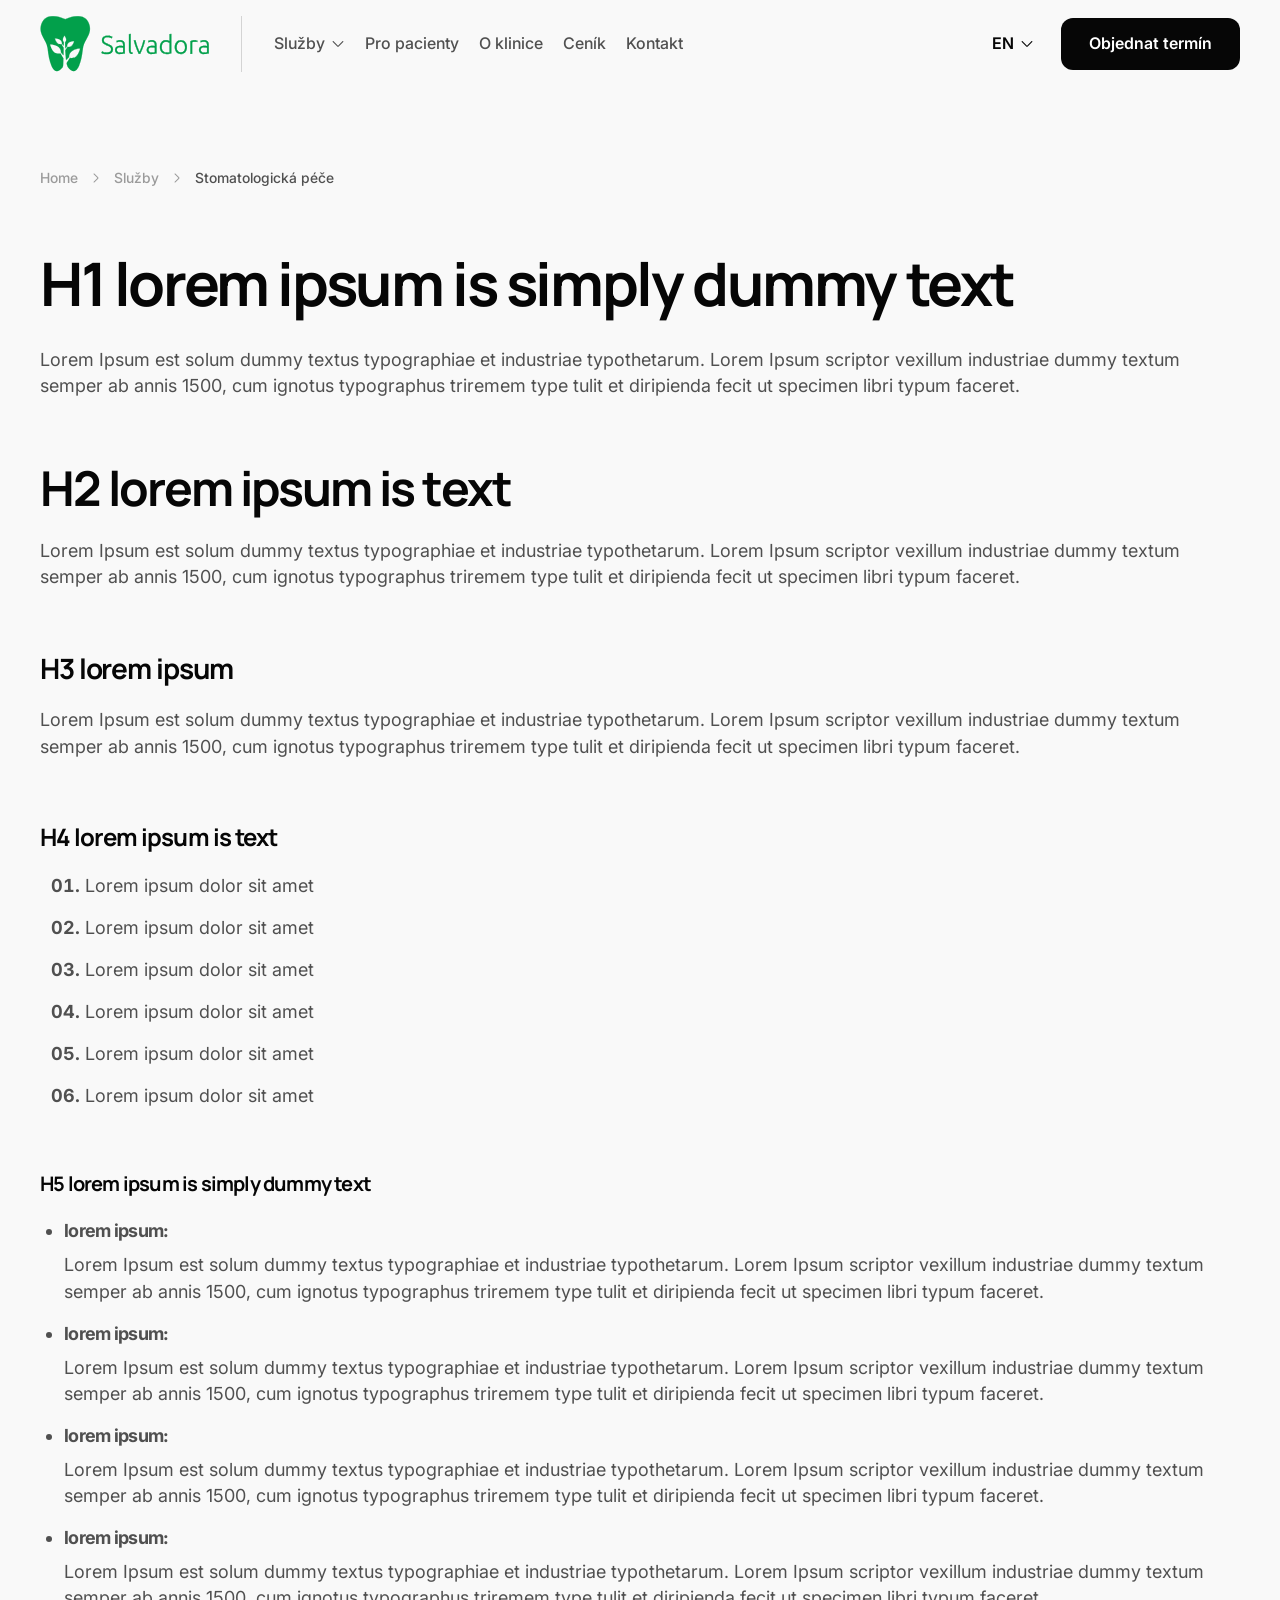
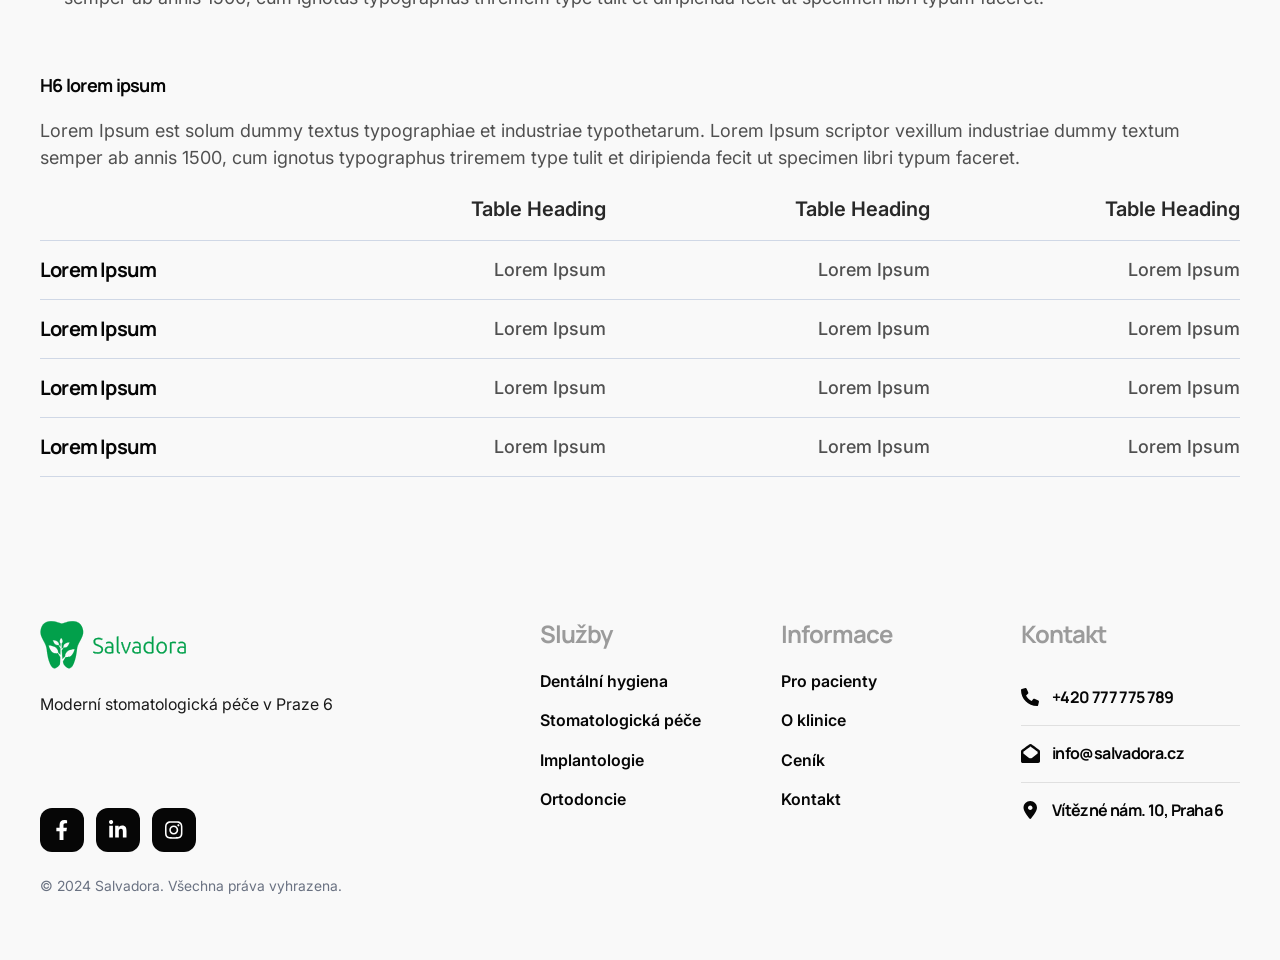
<file: src/frontend/typography.html>
<!doctype html>
<html lang="en">
  <head>
    <meta charset="UTF-8" />
    <meta http-equiv="X-UA-Compatible" content="IE=edge" />
    <meta name="viewport" content="width=device-width, initial-scale=1.0" />
    <link rel="icon" type="image/svg+xml" href="./images/favicon.ico" />
    <link rel="stylesheet" href="css/main.css" />
    <title>Typography</title>
  </head>
  <body>
    <!-- header start
    =========================================== -->
    <header class="header" id="header">
      <div class="auto__container">
        <div class="header__inner">
          <a href="index.html" class="header__inner-logo">
            <img src="./images/logo.svg" alt="logo" />
            <img class="light" src="./images/logo-white.svg" alt="logo" />
          </a>
          <nav class="nav" id="menu">
            <div class="nav__inner">
              <ul class="nav__inner-links">
                <li>
                  <a href="service.html">
                    Služby
                    <svg>
                      <use xlink:href="#chevronBottom"></use>
                    </svg>
                  </a>
                  <ul>
                    <li>
                      <a href="#">Dentální hygiena</a>
                    </li>
                    <li>
                      <a href="service-detail.html">Stomatologická péče</a>
                    </li>
                    <li>
                      <a href="#">Implantologie</a>
                    </li>
                    <li>
                      <a href="#">Ortodoncie</a>
                    </li>
                  </ul>
                </li>
                <li>
                  <a href="for-clients.html"> Pro pacienty </a>
                </li>
                <li>
                  <a href="about.html"> O klinice </a>
                </li>
                <li>
                  <a href="pricing.html"> Ceník </a>
                </li>
                <li>
                  <a href="contact.html"> Kontakt </a>
                </li>
              </ul>
              <div class="nav__inner-buttons">
                <div class="lang">
                  <div class="lang__btn">
                    <b> CS </b>
                    <span>
                      <svg>
                        <use xlink:href="#chevronBottom"></use>
                      </svg>
                    </span>
                  </div>
                  <div class="lang__menu">
                    <button type="button" data-lang="EN">EN</button>
                    <button type="button" data-lang="DE">DE</button>
                    <button type="button" data-lang="CS">CS</button>
                  </div>
                </div>
                <button
                  type="button"
                  data-tab="#modal-1"
                  class="button primary sm modallBtn"
                >
                  Objednat termín
                </button>
              </div>
            </div>
          </nav>
          <div class="burger" id="menuBtn">
            <span></span>
          </div>
        </div>
      </div>
    </header>
    <!-- header end
    =========================================== -->
    <main class="main">
      <!-- typography start
    =========================================== -->
      <section class="typography">
        <div class="bg-white">
          <div class="auto__container">
            <div class="typography__inner editor-block">
              <div class="breadcrumb">
                <a href="index.html">Home</a>
                <span>
                  <svg>
                    <use xlink:href="#chevronBottom"></use>
                  </svg>
                </span>
                <a href="service.html">Služby </a>
                <span>
                  <svg>
                    <use xlink:href="#chevronBottom"></use>
                  </svg>
                </span>
                <p>Stomatologická péče</p>
              </div>
              <div class="typography__inner-content">
                <h1>H1 lorem ipsum is simply dummy text</h1>
                <p>
                  Lorem Ipsum est solum dummy textus typographiae et industriae
                  typothetarum. Lorem Ipsum scriptor vexillum industriae dummy
                  textum semper ab annis 1500, cum ignotus typographus triremem
                  type tulit et diripienda fecit ut specimen libri typum
                  faceret.
                </p>
              </div>
              <div class="typography__inner-content">
                <h2>H2 lorem ipsum is text</h2>
                <p>
                  Lorem Ipsum est solum dummy textus typographiae et industriae
                  typothetarum. Lorem Ipsum scriptor vexillum industriae dummy
                  textum semper ab annis 1500, cum ignotus typographus triremem
                  type tulit et diripienda fecit ut specimen libri typum
                  faceret.
                </p>
              </div>
              <div class="typography__inner-content">
                <h3>H3 lorem ipsum</h3>
                <p>
                  Lorem Ipsum est solum dummy textus typographiae et industriae
                  typothetarum. Lorem Ipsum scriptor vexillum industriae dummy
                  textum semper ab annis 1500, cum ignotus typographus triremem
                  type tulit et diripienda fecit ut specimen libri typum
                  faceret.
                </p>
              </div>
              <div class="typography__inner-content">
                <h4>H4 lorem ipsum is text</h4>
                <ol>
                  <li>Lorem ipsum dolor sit amet</li>
                  <li>Lorem ipsum dolor sit amet</li>
                  <li>Lorem ipsum dolor sit amet</li>
                  <li>Lorem ipsum dolor sit amet</li>
                  <li>Lorem ipsum dolor sit amet</li>
                  <li>Lorem ipsum dolor sit amet</li>
                </ol>
              </div>
              <div class="typography__inner-content">
                <h5>H5 lorem ipsum is simply dummy text</h5>
                <ul>
                  <li>
                    <h6>lorem ipsum:</h6>
                    <p>
                      Lorem Ipsum est solum dummy textus typographiae et
                      industriae typothetarum. Lorem Ipsum scriptor vexillum
                      industriae dummy textum semper ab annis 1500, cum ignotus
                      typographus triremem type tulit et diripienda fecit ut
                      specimen libri typum faceret.
                    </p>
                  </li>
                  <li>
                    <h6>lorem ipsum:</h6>
                    <p>
                      Lorem Ipsum est solum dummy textus typographiae et
                      industriae typothetarum. Lorem Ipsum scriptor vexillum
                      industriae dummy textum semper ab annis 1500, cum ignotus
                      typographus triremem type tulit et diripienda fecit ut
                      specimen libri typum faceret.
                    </p>
                  </li>
                  <li>
                    <h6>lorem ipsum:</h6>
                    <p>
                      Lorem Ipsum est solum dummy textus typographiae et
                      industriae typothetarum. Lorem Ipsum scriptor vexillum
                      industriae dummy textum semper ab annis 1500, cum ignotus
                      typographus triremem type tulit et diripienda fecit ut
                      specimen libri typum faceret.
                    </p>
                  </li>
                  <li>
                    <h6>lorem ipsum:</h6>
                    <p>
                      Lorem Ipsum est solum dummy textus typographiae et
                      industriae typothetarum. Lorem Ipsum scriptor vexillum
                      industriae dummy textum semper ab annis 1500, cum ignotus
                      typographus triremem type tulit et diripienda fecit ut
                      specimen libri typum faceret.
                    </p>
                  </li>
                </ul>
              </div>
              <div class="typography__inner-content">
                <h6>H6 lorem ipsum</h6>
                <p>
                  Lorem Ipsum est solum dummy textus typographiae et industriae
                  typothetarum. Lorem Ipsum scriptor vexillum industriae dummy
                  textum semper ab annis 1500, cum ignotus typographus triremem
                  type tulit et diripienda fecit ut specimen libri typum
                  faceret.
                </p>
                <div class="table__wrapper">
                  <table class="table">
                    <thead>
                      <tr>
                        <th></th>
                        <th>Table Heading</th>
                        <th>Table Heading</th>
                        <th>Table Heading</th>
                      </tr>
                    </thead>
                    <tbody>
                      <tr>
                        <td><h5>Lorem Ipsum</h5></td>
                        <td>
                          <h6>Table Heading</h6>
                          <p>Lorem Ipsum</p>
                        </td>
                        <td>
                          <h6>Table Heading</h6>
                          <p>Lorem Ipsum</p>
                        </td>
                        <td>
                          <h6>Table Heading</h6>
                          <p>Lorem Ipsum</p>
                        </td>
                      </tr>
                      <tr>
                        <td><h5>Lorem Ipsum</h5></td>
                        <td>
                          <h6>Table Heading</h6>
                          <p>Lorem Ipsum</p>
                        </td>
                        <td>
                          <h6>Table Heading</h6>
                          <p>Lorem Ipsum</p>
                        </td>
                        <td>
                          <h6>Table Heading</h6>
                          <p>Lorem Ipsum</p>
                        </td>
                      </tr>
                      <tr>
                        <td><h5>Lorem Ipsum</h5></td>
                        <td>
                          <h6>Table Heading</h6>
                          <p>Lorem Ipsum</p>
                        </td>
                        <td>
                          <h6>Table Heading</h6>
                          <p>Lorem Ipsum</p>
                        </td>
                        <td>
                          <h6>Table Heading</h6>
                          <p>Lorem Ipsum</p>
                        </td>
                      </tr>
                      <tr>
                        <td><h5>Lorem Ipsum</h5></td>
                        <td>
                          <h6>Table Heading</h6>
                          <p>Lorem Ipsum</p>
                        </td>
                        <td>
                          <h6>Table Heading</h6>
                          <p>Lorem Ipsum</p>
                        </td>
                        <td>
                          <h6>Table Heading</h6>
                          <p>Lorem Ipsum</p>
                        </td>
                      </tr>
                    </tbody>
                  </table>
                </div>
              </div>
            </div>
          </div>
        </div>
      </section>
      <!-- typography end
=========================================== -->
    </main>
    <!-- footer start
    =========================================== -->
    <footer class="footer base">
      <div class="auto__container">
        <div class="footer__inner">
          <div class="footer__inner-row">
            <div class="footer__inner-main">
              <a href="index.html" class="footer__inner-logo">
                <img src="./images/logo.svg" alt="logo" />
              </a>
              <div class="paragraph sm">
                <p>Moderní stomatologická péče v Praze 6</p>
              </div>
            </div>
            <div class="footer__inner-links">
              <div class="footer__inner-col">
                <h4>Služby</h4>
                <a href="#"> Dentální hygiena </a>
                <a href="service-detail.html"> Stomatologická péče </a>
                <a href="#"> Implantologie </a>
                <a href="#"> Ortodoncie </a>
              </div>
              <div class="footer__inner-col">
                <h4>Informace</h4>
                <a href="for-clients.html"> Pro pacienty </a>
                <a href="about.html"> O klinice </a>
                <a href="pricing.html"> Ceník </a>
                <a href="contact.html"> Kontakt </a>
              </div>
              <div class="footer__inner-col">
                <h4>Kontakt</h4>
                <a href="tel:+420 777 775 789" class="footerItem">
                  <span>
                    <svg>
                      <use xlink:href="#phoneIcon"></use>
                    </svg>
                  </span>
                  <h6>+420 777 775 789</h6>
                </a>
                <a href="mailto:info@salvadora.cz" class="footerItem">
                  <span>
                    <svg>
                      <use xlink:href="#mailIcon"></use>
                    </svg>
                  </span>
                  <h6>info@salvadora.cz</h6>
                </a>
                <a
                  href="https://maps.app.goo.gl/96EUiA7mdK3tNPhs7"
                  class="footerItem"
                  target="_blank"
                >
                  <span>
                    <svg>
                      <use xlink:href="#locationIcon"></use>
                    </svg>
                  </span>
                  <h6>Vítězné nám. 10, Praha 6</h6>
                </a>
              </div>
            </div>
          </div>
          <div class="footer__inner-copy">
            <div class="footer__inner-social">
              <a href="#">
                <svg>
                  <use xlink:href="#facebook"></use>
                </svg>
              </a>
              <a href="#">
                <svg>
                  <use xlink:href="#linkedin"></use>
                </svg>
              </a>
              <a href="#">
                <svg>
                  <use xlink:href="#instagram"></use>
                </svg>
              </a>
            </div>
            <div class="paragraph xsm">
              <p>© 2024 Salvadora. Všechna práva vyhrazena.</p>
            </div>
          </div>
        </div>
      </div>
    </footer>
    <!-- footer end
    =========================================== -->
    <!-- modals start-->
    <div class="modall" id="modal-1">
      <form action="#" class="modall__inner">
        <div class="modallMain">
          <div class="modall__inner-head">
            <div class="modall__inner-title">
              <h3>Kontaktujte nás</h3>
            </div>
            <div class="modall__inner-close modallClose" data-modal="modal-1">
              <svg>
                <use xlink:href="#closeIcon"></use>
              </svg>
            </div>
          </div>
          <div class="modallForm">
            <div class="modallForm__row">
              <label class="input__outer big">
                <p>Jméno</p>
                <div class="input">
                  <input type="text" placeholder="Zadejte sem..." />
                </div>
              </label>
              <label class="input__outer">
                <p>E-mail</p>
                <div class="input">
                  <input type="email" placeholder="Zadejte sem..." />
                </div>
              </label>
              <label class="input__outer">
                <p>Telefon</p>
                <div class="input">
                  <input type="tel" placeholder="Zadejte sem..." />
                </div>
              </label>
              <label class="input__outer big">
                <p>Zpráva</p>
                <div class="input">
                  <textarea
                    name=""
                    id=""
                    rows="5"
                    placeholder="Zadejte sem..."
                  ></textarea>
                </div>
              </label>
            </div>
            <label class="check">
              <div class="check__box">
                <input type="checkbox" />
                <span> </span>
              </div>
              <p>
                Souhlasím se zásadami ochrany osobních údajů společnosti
                Savadora
              </p>
            </label>
          </div>
        </div>
        <div class="modall__inner-foot">
          <button type="submit" class="button primary sm">
            Odeslat zprávu
          </button>
        </div>
      </form>
    </div>
    <!-- modals end-->
    <!-- Sprites
    =========================================== -->
    <svg style="display: none">
      <symbol id="checkIcon" viewBox="0 0 18 18">
        <path
          d="M7.16229 11.3625L13.5185 5.00625C13.6685 4.85625 13.8435 4.78125 14.0435 4.78125C14.2435 4.78125 14.4185 4.85625 14.5685 5.00625C14.7185 5.15625 14.7935 5.33438 14.7935 5.54063C14.7935 5.74688 14.7185 5.925 14.5685 6.075L7.68729 12.975C7.53729 13.125 7.36229 13.2 7.16229 13.2C6.96229 13.2 6.78729 13.125 6.63729 12.975L3.41229 9.75C3.26229 9.6 3.19041 9.42188 3.19666 9.21563C3.20291 9.00938 3.28104 8.83125 3.43104 8.68125C3.58104 8.53125 3.75916 8.45625 3.96541 8.45625C4.17166 8.45625 4.34979 8.53125 4.49979 8.68125L7.16229 11.3625Z"
          fill="currentColor"
        />
      </symbol>
      <symbol id="arrowRight" viewBox="0 0 24 24">
        <path
          d="M16.627 12.75H5.25C5.03717 12.75 4.859 12.6782 4.7155 12.5345C4.57183 12.391 4.5 12.2128 4.5 12C4.5 11.7872 4.57183 11.609 4.7155 11.4655C4.859 11.3218 5.03717 11.25 5.25 11.25H16.627L11.4577 6.08076C11.3091 5.93209 11.2357 5.75809 11.2375 5.55876C11.2395 5.35942 11.318 5.18217 11.473 5.02701C11.6282 4.88217 11.8038 4.80717 12 4.80201C12.1962 4.79684 12.3718 4.87184 12.527 5.02701L18.8673 11.3673C18.9609 11.4609 19.0269 11.5597 19.0652 11.6635C19.1037 11.7673 19.123 11.8795 19.123 12C19.123 12.1205 19.1037 12.2327 19.0652 12.3365C19.0269 12.4403 18.9609 12.5391 18.8673 12.6328L12.527 18.973C12.3885 19.1115 12.217 19.1823 12.0125 19.1855C11.808 19.1887 11.6282 19.1178 11.473 18.973C11.318 18.8178 11.2405 18.6397 11.2405 18.4385C11.2405 18.2372 11.318 18.0589 11.473 17.9038L16.627 12.75Z"
          fill="currentColor"
        />
      </symbol>
      <symbol id="arrowRightSm" viewBox="0 0 18 18">
        <path
          d="M7.42188 1.21094L8.28125 0.351562C8.67188 0 9.25781 0 9.60938 0.351562L17.2266 7.92969C17.5781 8.32031 17.5781 8.90625 17.2266 9.25781L9.60938 16.875C9.25781 17.2266 8.67188 17.2266 8.28125 16.875L7.42188 16.0156C7.07031 15.625 7.07031 15.0391 7.42188 14.6484L12.1484 10.1562H0.9375C0.390625 10.1562 0 9.76562 0 9.21875V7.96875C0 7.46094 0.390625 7.03125 0.9375 7.03125H12.1484L7.42188 2.57812C7.07031 2.1875 7.03125 1.60156 7.42188 1.21094Z"
          fill="currentColor"
        />
      </symbol>
      <symbol id="chevronBottom" viewBox="0 0 20 20">
        <path
          d="M10 12.3463L16.2773 6.06897C16.4429 5.90341 16.6378 5.82272 16.8621 5.82688C17.0865 5.83119 17.2815 5.91612 17.4471 6.08168C17.6126 6.24737 17.6954 6.44237 17.6954 6.66668C17.6954 6.89098 17.6126 7.08598 17.4471 7.25168L11.0673 13.6442C10.9166 13.7949 10.7478 13.9065 10.5608 13.9792C10.3739 14.0518 10.187 14.0881 10 14.0881C9.81307 14.0881 9.62612 14.0518 9.43918 13.9792C9.25223 13.9065 9.08342 13.7949 8.93272 13.6442L2.54001 7.25168C2.37446 7.08598 2.29383 6.88883 2.29814 6.66022C2.30244 6.43161 2.38737 6.23452 2.55293 6.06897C2.71848 5.90341 2.91348 5.82063 3.13793 5.82063C3.36223 5.82063 3.55717 5.90341 3.72272 6.06897L10 12.3463Z"
          fill="currentColor"
        />
      </symbol>
      <symbol id="mailIcon" viewBox="0 0 18 18">
        <path
          d="M17.332 5.73047C17.7539 6.04688 18 6.53906 18 7.06641V16.3477C18 17.2617 17.2266 18 16.3125 18H1.6875C0.738281 18 0 17.2617 0 16.3125V7.06641C0 6.53906 0.210938 6.04688 0.632812 5.73047C1.51172 5.02734 2.21484 4.5 6.39844 1.47656C6.99609 1.05469 8.15625 0 8.96484 0H9C9.80859 0 10.9688 1.05469 11.5664 1.47656C15.75 4.5 16.4531 5.0625 17.332 5.73047ZM10.6523 12.9375L15.75 8.96484V7.34766C14.9766 6.75 14.0625 6.08203 10.2305 3.30469C10.125 3.19922 9.98438 3.09375 9.84375 2.98828C9.66797 2.84766 9.28125 2.53125 9 2.35547C8.68359 2.53125 8.29688 2.84766 8.12109 2.98828C7.98047 3.09375 7.83984 3.19922 7.73438 3.26953C3.86719 6.08203 2.98828 6.75 2.25 7.34766V8.96484L7.3125 12.9375C7.80469 13.3242 8.40234 13.5 9 13.5C9.5625 13.5 10.1602 13.3242 10.6523 12.9375Z"
          fill="currentColor"
        />
      </symbol>
      <symbol id="phoneIcon" viewBox="0 0 19 19">
        <path
          d="M17.9648 13.6758L17.1211 17.2266C17.0156 17.7539 16.5938 18.1055 16.0664 18.1055C7.20703 18.0703 0 10.8633 0 2.00391C0 1.47656 0.316406 1.05469 0.84375 0.949219L4.39453 0.105469C4.88672 0 5.41406 0.28125 5.625 0.738281L7.27734 4.57031C7.45312 5.02734 7.34766 5.55469 6.96094 5.83594L5.0625 7.38281C6.25781 9.80859 8.22656 11.7773 10.6875 12.9727L12.2344 11.0742C12.5156 10.7227 13.043 10.582 13.5 10.7578L17.332 12.4102C17.7891 12.6562 18.0703 13.1836 17.9648 13.6758Z"
          fill="currentColor"
        />
      </symbol>
      <symbol id="locationIcon" viewBox="0 0 14 19">
        <path
          d="M5.90625 17.5781C4.07812 15.293 0 9.84375 0 6.75C0 3.02344 2.98828 0 6.75 0C10.4766 0 13.5 3.02344 13.5 6.75C13.5 9.84375 9.38672 15.293 7.55859 17.5781C7.13672 18.1055 6.32812 18.1055 5.90625 17.5781ZM6.75 9C7.98047 9 9 8.01562 9 6.75C9 5.51953 7.98047 4.5 6.75 4.5C5.48438 4.5 4.5 5.51953 4.5 6.75C4.5 8.01562 5.48438 9 6.75 9Z"
          fill="currentColor"
        />
      </symbol>
      <symbol id="clockIcon" viewBox="0 0 18 18">
        <path
          d="M9 18C4.00781 18 0 13.9922 0 9C0 4.04297 4.00781 0 9 0C13.957 0 18 4.04297 18 9C18 13.9922 13.957 18 9 18ZM8.15625 9C8.15625 9.28125 8.29688 9.5625 8.50781 9.70312L11.8828 11.9531C12.2695 12.2344 12.7969 12.1289 13.043 11.7422C13.3242 11.3555 13.2188 10.8281 12.832 10.5469L9.84375 8.57812V4.21875C9.84375 3.76172 9.45703 3.375 8.96484 3.375C8.50781 3.375 8.12109 3.76172 8.12109 4.21875L8.15625 9Z"
          fill="currentColor"
        />
      </symbol>
      <symbol id="searchIcon" viewBox="0 0 24 24">
        <path
          d="M9.51906 15.6152C7.81139 15.6152 6.36522 15.023 5.18056 13.8385C3.99606 12.6538 3.40381 11.2077 3.40381 9.5C3.40381 7.79233 3.99606 6.34617 5.18056 5.1615C6.36522 3.977 7.81139 3.38475 9.51906 3.38475C11.2267 3.38475 12.6729 3.977 13.8576 5.1615C15.0421 6.34617 15.6343 7.79233 15.6343 9.5C15.6343 10.2142 15.5145 10.8963 15.2748 11.5463C15.035 12.1962 14.7151 12.7616 14.3151 13.2423L20.0691 18.9962C20.2076 19.1346 20.2784 19.3086 20.2816 19.5182C20.2847 19.7279 20.2139 19.9052 20.0691 20.05C19.9242 20.1948 19.7486 20.2673 19.5421 20.2673C19.3357 20.2673 19.1601 20.1948 19.0153 20.05L13.2613 14.296C12.7613 14.7088 12.1863 15.0319 11.5363 15.2653C10.8863 15.4986 10.2139 15.6152 9.51906 15.6152ZM9.51906 14.1155C10.8076 14.1155 11.8989 13.6683 12.7931 12.774C13.6874 11.8798 14.1346 10.7885 14.1346 9.5C14.1346 8.2115 13.6874 7.12017 12.7931 6.226C11.8989 5.33167 10.8076 4.8845 9.51906 4.8845C8.23056 4.8845 7.13923 5.33167 6.24506 6.226C5.35072 7.12017 4.90356 8.2115 4.90356 9.5C4.90356 10.7885 5.35072 11.8798 6.24506 12.774C7.13923 13.6683 8.23056 14.1155 9.51906 14.1155Z"
          fill="currentColor"
        />
      </symbol>
      <symbol id="facebook" viewBox="0 0 44 44">
        <path
          d="M26.3984 23.25H23.4688V32H19.5625V23.25H16.3594V19.6562H19.5625V16.8828C19.5625 13.7578 21.4375 12 24.2891 12C25.6562 12 27.1016 12.2734 27.1016 12.2734V15.3594H25.5C23.9375 15.3594 23.4688 16.2969 23.4688 17.3125V19.6562H26.9453L26.3984 23.25Z"
          fill="currentColor"
        />
      </symbol>
      <symbol id="linkedin" viewBox="0 0 44 44">
        <path
          d="M16.9062 29.5H13.2734V17.8203H16.9062V29.5ZM15.0703 16.2578C13.9375 16.2578 13 15.2812 13 14.1094C13 12.5078 14.7188 11.4922 16.125 12.3125C16.7891 12.6641 17.1797 13.3672 17.1797 14.1094C17.1797 15.2812 16.2422 16.2578 15.0703 16.2578ZM30.4609 29.5H26.8672V23.8359C26.8672 22.4688 26.8281 20.75 24.9531 20.75C23.0781 20.75 22.8047 22.1953 22.8047 23.7188V29.5H19.1719V17.8203H22.6484V19.4219H22.6875C23.1953 18.5234 24.3672 17.5469 26.125 17.5469C29.7969 17.5469 30.5 19.9688 30.5 23.0938V29.5H30.4609Z"
          fill="currentColor"
        />
      </symbol>
      <symbol id="instagram" viewBox="0 0 44 44">
        <path
          d="M21.75 17.5078C24.2109 17.5078 26.2422 19.5391 26.2422 22C26.2422 24.5 24.2109 26.4922 21.75 26.4922C19.25 26.4922 17.2578 24.5 17.2578 22C17.2578 19.5391 19.25 17.5078 21.75 17.5078ZM21.75 24.9297C23.3516 24.9297 24.6406 23.6406 24.6406 22C24.6406 20.3984 23.3516 19.1094 21.75 19.1094C20.1094 19.1094 18.8203 20.3984 18.8203 22C18.8203 23.6406 20.1484 24.9297 21.75 24.9297ZM27.4531 17.3516C27.4531 16.7656 26.9844 16.2969 26.3984 16.2969C25.8125 16.2969 25.3438 16.7656 25.3438 17.3516C25.3438 17.9375 25.8125 18.4062 26.3984 18.4062C26.9844 18.4062 27.4531 17.9375 27.4531 17.3516ZM30.4219 18.4062C30.5 19.8516 30.5 24.1875 30.4219 25.6328C30.3438 27.0391 30.0312 28.25 29.0156 29.3047C28 30.3203 26.75 30.6328 25.3438 30.7109C23.8984 30.7891 19.5625 30.7891 18.1172 30.7109C16.7109 30.6328 15.5 30.3203 14.4453 29.3047C13.4297 28.25 13.1172 27.0391 13.0391 25.6328C12.9609 24.1875 12.9609 19.8516 13.0391 18.4062C13.1172 17 13.4297 15.75 14.4453 14.7344C15.5 13.7188 16.7109 13.4062 18.1172 13.3281C19.5625 13.25 23.8984 13.25 25.3438 13.3281C26.75 13.4062 28 13.7188 29.0156 14.7344C30.0312 15.75 30.3438 17 30.4219 18.4062ZM28.5469 27.1562C29.0156 26.0234 28.8984 23.2891 28.8984 22C28.8984 20.75 29.0156 18.0156 28.5469 16.8438C28.2344 16.1016 27.6484 15.4766 26.9062 15.2031C25.7344 14.7344 23 14.8516 21.75 14.8516C20.4609 14.8516 17.7266 14.7344 16.5938 15.2031C15.8125 15.5156 15.2266 16.1016 14.9141 16.8438C14.4453 18.0156 14.5625 20.75 14.5625 22C14.5625 23.2891 14.4453 26.0234 14.9141 27.1562C15.2266 27.9375 15.8125 28.5234 16.5938 28.8359C17.7266 29.3047 20.4609 29.1875 21.75 29.1875C23 29.1875 25.7344 29.3047 26.9062 28.8359C27.6484 28.5234 28.2734 27.9375 28.5469 27.1562Z"
          fill="currentColor"
        />
      </symbol>
      <symbol id="closeIcon" viewBox="0 0 28 28">
        <path
          d="M13.999 15.6333L8.28229 21.35C8.0684 21.5639 7.79618 21.6708 7.46562 21.6708C7.13507 21.6708 6.86285 21.5639 6.64896 21.35C6.43507 21.1361 6.32812 20.8639 6.32812 20.5333C6.32812 20.2028 6.43507 19.9306 6.64896 19.7167L12.3656 14L6.64896 8.28333C6.43507 8.06944 6.32812 7.79722 6.32812 7.46667C6.32812 7.13611 6.43507 6.86389 6.64896 6.65C6.86285 6.43611 7.13507 6.32917 7.46562 6.32917C7.79618 6.32917 8.0684 6.43611 8.28229 6.65L13.999 12.3667L19.7156 6.65C19.9295 6.43611 20.2017 6.32917 20.5323 6.32917C20.8628 6.32917 21.1351 6.43611 21.349 6.65C21.5628 6.86389 21.6698 7.13611 21.6698 7.46667C21.6698 7.79722 21.5628 8.06944 21.349 8.28333L15.6323 14L21.349 19.7167C21.5628 19.9306 21.6698 20.2028 21.6698 20.5333C21.6698 20.8639 21.5628 21.1361 21.349 21.35C21.1351 21.5639 20.8628 21.6708 20.5323 21.6708C20.2017 21.6708 19.9295 21.5639 19.7156 21.35L13.999 15.6333Z"
          fill="currentColor"
        />
      </symbol>
    </svg>
    <!-- js
    =========================================== -->
    <script src="./js/wow.js"></script>
    <script src="./js/main.js"></script>
    <script src="js/ScrollTrigger.min.js"></script>
    <script src="js/lenis.min.js"></script>
    <script>
      const lenis = new Lenis();
      function raf(time) {
        lenis.raf(time);
        ScrollTrigger.update();
        requestAnimationFrame(raf);
      }
      requestAnimationFrame(raf);
      // wow start
      var wow = new WOW({
        boxClass: "wow",
        animateClass: "animated",
        offset: 0,
        mobile: true,
        live: true,
        scrollContainer: null,
        resetAnimation: true,
      });
      wow.init();
      // wow end
    </script>
  </body>
</html>
</file>
<file: src/frontend/css/main.css>
@charset "UTF-8";@font-face{font-family:"Inter";src:url("./fonts/Inter18pt-Bold.woff2") format("woff2");font-weight:bold;font-style:normal;font-display:swap}@font-face{font-family:"Inter";src:url("./fonts/Inter18pt-Medium.woff2") format("woff2");font-weight:500;font-style:normal;font-display:swap}@font-face{font-family:"Inter";src:url("./fonts/Inter18pt-Italic.woff2") format("woff2");font-weight:normal;font-style:italic;font-display:swap}@font-face{font-family:"Inter";src:url("./fonts/Inter18pt-Regular.woff2") format("woff2");font-weight:normal;font-style:normal;font-display:swap}@font-face{font-family:"Inter";src:url("./fonts/Inter18pt-SemiBold.woff2") format("woff2");font-weight:600;font-style:normal;font-display:swap}@font-face{font-family:"Manrope";src:url("./fonts/Manrope-Bold.woff2") format("woff2");font-weight:bold;font-style:normal;font-display:swap}@font-face{font-family:"Manrope";src:url("./fonts/Manrope-Regular.woff2") format("woff2");font-weight:normal;font-style:normal;font-display:swap}@font-face{font-family:"lg";src:url("./fonts/lg.woff2?io9a6k") format("woff2"),url("./fonts/lg.ttf?io9a6k") format("truetype"),url("./fonts/lg.woff?io9a6k") format("woff"),url("./fonts/lg.svg?io9a6k#lg") format("svg");font-weight:normal;font-style:normal;font-display:block}.lg-icon{font-family:"lg"!important;speak:never;font-style:normal;font-weight:normal;font-variant:normal;text-transform:none;line-height:1;-webkit-font-smoothing:antialiased;-moz-osx-font-smoothing:grayscale}.lg-container{font-family:system-ui,-apple-system,"Segoe UI",Roboto,"Helvetica Neue",Arial,"Noto Sans","Liberation Sans",sans-serif,"Apple Color Emoji","Segoe UI Emoji","Segoe UI Symbol","Noto Color Emoji"}.lg-next,.lg-prev{background-color:rgba(0,0,0,0.45);border-radius:2px;color:#999;cursor:pointer;display:block;font-size:22px;margin-top:-10px;padding:8px 10px 9px;position:absolute;top:50%;z-index:1084;outline:none;border:none}.lg-next.disabled,.lg-prev.disabled{opacity:0!important;cursor:default}.lg-next:hover:not(.disabled),.lg-prev:hover:not(.disabled){color:#fff}.lg-single-item .lg-next,.lg-single-item .lg-prev{display:none}.lg-next{right:20px}.lg-next:before{content:""}.lg-prev{left:20px}.lg-prev:after{content:""}@-webkit-keyframes lg-right-end{0%{left:0}50%{left:-30px}to{left:0}}@keyframes lg-right-end{0%{left:0}50%{left:-30px}to{left:0}}@-webkit-keyframes lg-left-end{0%{left:0}50%{left:30px}to{left:0}}@keyframes lg-left-end{0%{left:0}50%{left:30px}to{left:0}}.lg-outer.lg-right-end .lg-object{-webkit-animation:lg-right-end 0.3s;animation:lg-right-end 0.3s;position:relative}.lg-outer.lg-left-end .lg-object{-webkit-animation:lg-left-end 0.3s;animation:lg-left-end 0.3s;position:relative}.lg-toolbar{z-index:1082;left:0;position:absolute;top:0;width:100%}.lg-media-overlap .lg-toolbar{background-image:-webkit-gradient(linear,left bottom,left top,from(rgba(0,0,0,0)),to(rgba(0,0,0,0.4)));background-image:linear-gradient(0deg,rgba(0,0,0,0),rgba(0,0,0,0.4))}.lg-toolbar .lg-icon{color:#999;cursor:pointer;float:right;font-size:24px;height:47px;line-height:27px;padding:10px 0;text-align:center;width:50px;text-decoration:none!important;outline:medium none;will-change:color;-webkit-transition:color 0.2s linear;transition:color 0.2s linear;background:none;border:none;-webkit-box-shadow:none;box-shadow:none}.lg-toolbar .lg-icon.lg-icon-18{font-size:18px}.lg-toolbar .lg-icon:hover{color:#fff}.lg-toolbar .lg-close:after{content:""}.lg-toolbar .lg-maximize{font-size:22px}.lg-toolbar .lg-maximize:after{content:""}.lg-toolbar .lg-download:after{content:""}.lg-sub-html{color:#eee;font-size:16px;padding:10px 40px;text-align:center;z-index:1080;opacity:0;-webkit-transition:opacity 0.2s ease-out 0s;transition:opacity 0.2s ease-out 0s}.lg-sub-html h4{margin:0;font-size:13px;font-weight:bold}.lg-sub-html p{font-size:12px;margin:5px 0 0}.lg-sub-html a{color:inherit}.lg-sub-html a:hover{text-decoration:underline}.lg-media-overlap .lg-sub-html{background-image:-webkit-gradient(linear,left top,left bottom,from(rgba(0,0,0,0)),to(rgba(0,0,0,0.6)));background-image:linear-gradient(180deg,rgba(0,0,0,0),rgba(0,0,0,0.6))}.lg-item .lg-sub-html{position:absolute;bottom:0;right:0;left:0}.lg-error-msg{font-size:14px;color:#999}.lg-counter{color:#999;display:inline-block;font-size:16px;padding-left:20px;padding-top:12px;height:47px;vertical-align:middle}.lg-closing .lg-next,.lg-closing .lg-prev,.lg-closing .lg-sub-html,.lg-closing .lg-toolbar{opacity:0;-webkit-transition:-webkit-transform 0.08 cubic-bezier(0,0,0.25,1) 0s,opacity 0.08 cubic-bezier(0,0,0.25,1) 0s,color 0.08 linear;-webkit-transition:opacity 0.08 cubic-bezier(0,0,0.25,1) 0s,color 0.08 linear,-webkit-transform 0.08 cubic-bezier(0,0,0.25,1) 0s;transition:opacity 0.08 cubic-bezier(0,0,0.25,1) 0s,color 0.08 linear,-webkit-transform 0.08 cubic-bezier(0,0,0.25,1) 0s;transition:transform 0.08 cubic-bezier(0,0,0.25,1) 0s,opacity 0.08 cubic-bezier(0,0,0.25,1) 0s,color 0.08 linear;transition:transform 0.08 cubic-bezier(0,0,0.25,1) 0s,opacity 0.08 cubic-bezier(0,0,0.25,1) 0s,color 0.08 linear,-webkit-transform 0.08 cubic-bezier(0,0,0.25,1) 0s}body:not(.lg-from-hash) .lg-outer.lg-start-zoom .lg-item:not(.lg-zoomable) .lg-img-wrap,body:not(.lg-from-hash) .lg-outer.lg-start-zoom .lg-item:not(.lg-zoomable) .lg-video-cont{opacity:0;-webkit-transform:scale3d(0.5,0.5,0.5);transform:scale3d(0.5,0.5,0.5);will-change:transform,opacity;-webkit-transition:-webkit-transform 250ms cubic-bezier(0,0,0.25,1) 0s,opacity 250ms cubic-bezier(0,0,0.25,1)!important;-webkit-transition:opacity 250ms cubic-bezier(0,0,0.25,1),-webkit-transform 250ms cubic-bezier(0,0,0.25,1) 0s!important;transition:opacity 250ms cubic-bezier(0,0,0.25,1),-webkit-transform 250ms cubic-bezier(0,0,0.25,1) 0s!important;transition:transform 250ms cubic-bezier(0,0,0.25,1) 0s,opacity 250ms cubic-bezier(0,0,0.25,1)!important;transition:transform 250ms cubic-bezier(0,0,0.25,1) 0s,opacity 250ms cubic-bezier(0,0,0.25,1),-webkit-transform 250ms cubic-bezier(0,0,0.25,1) 0s!important}body:not(.lg-from-hash) .lg-outer.lg-start-zoom .lg-item:not(.lg-zoomable).lg-complete .lg-img-wrap,body:not(.lg-from-hash) .lg-outer.lg-start-zoom .lg-item:not(.lg-zoomable).lg-complete .lg-video-cont{opacity:1;-webkit-transform:scale3d(1,1,1);transform:scale3d(1,1,1)}.lg-icon:focus-visible{color:#fff;border-radius:3px;outline:1px dashed rgba(255,255,255,0.6)}.lg-toolbar .lg-icon:focus-visible{border-radius:8px;outline-offset:-5px}.lg-outer .lg-thumb-outer{background-color:#000000a9;width:100%;max-height:350px;overflow:hidden;float:left}.lg-outer .lg-thumb-outer.lg-grab .lg-thumb-item{cursor:-webkit-grab;cursor:-o-grab;cursor:-ms-grab;cursor:grab}.lg-outer .lg-thumb-outer.lg-grabbing .lg-thumb-item{cursor:move;cursor:-webkit-grabbing;cursor:-o-grabbing;cursor:-ms-grabbing;cursor:grabbing}.lg-outer .lg-thumb-outer.lg-dragging .lg-thumb{-webkit-transition-duration:0s!important;transition-duration:0s!important}.lg-outer .lg-thumb-outer.lg-rebuilding-thumbnails .lg-thumb{-webkit-transition-duration:0s!important;transition-duration:0s!important}.lg-outer .lg-thumb-outer.lg-thumb-align-middle{text-align:center}.lg-outer .lg-thumb-outer.lg-thumb-align-left{text-align:left}.lg-outer .lg-thumb-outer.lg-thumb-align-right{text-align:right}.lg-outer.lg-single-item .lg-thumb-outer{display:none}.lg-outer .lg-thumb{padding:5px 0;height:100%;margin-bottom:-5px;display:inline-block;vertical-align:middle}@media (min-width:768px){.lg-outer .lg-thumb{padding:10px 0}}.lg-outer .lg-thumb-item{cursor:pointer;float:left;overflow:hidden;height:100%;border-radius:2px;margin-bottom:5px;will-change:border-color}@media (min-width:768px){.lg-outer .lg-thumb-item{border-radius:4px;border:2px solid #fff;-webkit-transition:border-color 0.25s ease;transition:border-color 0.25s ease}}.lg-outer .lg-thumb-item.active,.lg-outer .lg-thumb-item:hover{border-color:#a90707}.lg-outer .lg-thumb-item img{width:100%;height:100%;-o-object-fit:cover;object-fit:cover;display:block}.lg-outer.lg-can-toggle .lg-item{padding-bottom:0}.lg-outer .lg-toggle-thumb:after{content:""}.lg-outer.lg-animate-thumb .lg-thumb{-webkit-transition-timing-function:cubic-bezier(0.215,0.61,0.355,1);transition-timing-function:cubic-bezier(0.215,0.61,0.355,1)}.lg-outer .lg-video-cont{text-align:center;display:inline-block;vertical-align:middle;position:relative}.lg-outer .lg-video-cont .lg-object{width:100%!important;height:100%!important}.lg-outer .lg-has-iframe .lg-video-cont{-webkit-overflow-scrolling:touch;overflow:auto}.lg-outer .lg-video-object{position:absolute;left:0;right:0;width:100%;height:100%;top:0;bottom:0;z-index:3}.lg-outer .lg-video-poster{z-index:1}.lg-outer .lg-has-video .lg-video-object{opacity:0;will-change:opacity;-webkit-transition:opacity 0.3s ease-in;transition:opacity 0.3s ease-in}.lg-outer .lg-has-video.lg-video-loaded .lg-video-play-button,.lg-outer .lg-has-video.lg-video-loaded .lg-video-poster{opacity:0!important}.lg-outer .lg-has-video.lg-video-loaded .lg-video-object{opacity:1}@-webkit-keyframes lg-play-stroke{0%{stroke-dasharray:1,200;stroke-dashoffset:0}50%{stroke-dasharray:89,200;stroke-dashoffset:-35px}to{stroke-dasharray:89,200;stroke-dashoffset:-124px}}@keyframes lg-play-stroke{0%{stroke-dasharray:1,200;stroke-dashoffset:0}50%{stroke-dasharray:89,200;stroke-dashoffset:-35px}to{stroke-dasharray:89,200;stroke-dashoffset:-124px}}@-webkit-keyframes lg-play-rotate{to{-webkit-transform:rotate(360deg);transform:rotate(360deg)}}@keyframes lg-play-rotate{to{-webkit-transform:rotate(360deg);transform:rotate(360deg)}}.lg-video-play-button{width:18%;max-width:140px;position:absolute;top:50%;left:50%;z-index:2;cursor:pointer;-webkit-transform:translate(-50%,-50%) scale(1);transform:translate(-50%,-50%) scale(1);will-change:opacity,transform;-webkit-transition:-webkit-transform 0.25s cubic-bezier(0.17,0.88,0.32,1.28),opacity 0.1s;-webkit-transition:opacity 0.1s,-webkit-transform 0.25s cubic-bezier(0.17,0.88,0.32,1.28);transition:opacity 0.1s,-webkit-transform 0.25s cubic-bezier(0.17,0.88,0.32,1.28);transition:transform 0.25s cubic-bezier(0.17,0.88,0.32,1.28),opacity 0.1s;transition:transform 0.25s cubic-bezier(0.17,0.88,0.32,1.28),opacity 0.1s,-webkit-transform 0.25s cubic-bezier(0.17,0.88,0.32,1.28)}.lg-video-play-button:hover .lg-video-play-icon,.lg-video-play-button:hover .lg-video-play-icon-bg{opacity:1}.lg-video-play-icon-bg{fill:none;stroke-width:3%;stroke:#fcfcfc;opacity:0.6;will-change:opacity;-webkit-transition:opacity 0.12s ease-in;transition:opacity 0.12s ease-in}.lg-video-play-icon-circle{position:absolute;top:0;left:0;bottom:0;right:0;fill:none;stroke-width:3%;stroke:rgba(30,30,30,0.9);stroke-opacity:1;stroke-linecap:round;stroke-dasharray:200;stroke-dashoffset:200}.lg-video-play-icon{position:absolute;width:25%;max-width:120px;left:50%;top:50%;-webkit-transform:translate3d(-50%,-50%,0);transform:translate3d(-50%,-50%,0);opacity:0.6;will-change:opacity;-webkit-transition:opacity 0.12s ease-in;transition:opacity 0.12s ease-in}.lg-video-play-icon .lg-video-play-icon-inner{fill:#fcfcfc}.lg-video-loading .lg-video-play-icon-circle{-webkit-animation:lg-play-rotate 2s linear 0.25s infinite,lg-play-stroke 1.5s ease-in-out 0.25s infinite;animation:lg-play-rotate 2s linear 0.25s infinite,lg-play-stroke 1.5s ease-in-out 0.25s infinite}.lg-video-loaded .lg-video-play-button{opacity:0;-webkit-transform:translate(-50%,-50%) scale(0.7);transform:translate(-50%,-50%) scale(0.7)}.lg-progress-bar{background-color:#333;height:5px;left:0;position:absolute;top:0;width:100%;z-index:1083;opacity:0;will-change:opacity;-webkit-transition:opacity 0.08s ease 0s;transition:opacity 0.08s ease 0s}.lg-progress-bar .lg-progress{background-color:#a90707;height:5px;width:0}.lg-progress-bar.lg-start .lg-progress{width:100%}.lg-show-autoplay .lg-progress-bar{opacity:1}.lg-autoplay-button:after{content:""}.lg-show-autoplay .lg-autoplay-button:after{content:""}.lg-single-item .lg-autoplay-button{opacity:0.75;pointer-events:none}.lg-outer.lg-css3.lg-zoom-dragging .lg-item.lg-complete.lg-zoomable .lg-image,.lg-outer.lg-css3.lg-zoom-dragging .lg-item.lg-complete.lg-zoomable .lg-img-wrap{-webkit-transition-duration:0ms!important;transition-duration:0ms!important}.lg-outer.lg-use-transition-for-zoom .lg-item.lg-complete.lg-zoomable .lg-img-wrap{will-change:transform;-webkit-transition:-webkit-transform 0.5s cubic-bezier(0.12,0.415,0.01,1.19) 0s;transition:-webkit-transform 0.5s cubic-bezier(0.12,0.415,0.01,1.19) 0s;transition:transform 0.5s cubic-bezier(0.12,0.415,0.01,1.19) 0s;transition:transform 0.5s cubic-bezier(0.12,0.415,0.01,1.19) 0s,-webkit-transform 0.5s cubic-bezier(0.12,0.415,0.01,1.19) 0s}.lg-outer.lg-use-transition-for-zoom.lg-zoom-drag-transition .lg-item.lg-complete.lg-zoomable .lg-img-wrap{will-change:transform;-webkit-transition:-webkit-transform 0.8s cubic-bezier(0,0,0.25,1) 0s;transition:-webkit-transform 0.8s cubic-bezier(0,0,0.25,1) 0s;transition:transform 0.8s cubic-bezier(0,0,0.25,1) 0s;transition:transform 0.8s cubic-bezier(0,0,0.25,1) 0s,-webkit-transform 0.8s cubic-bezier(0,0,0.25,1) 0s}.lg-outer .lg-item.lg-complete.lg-zoomable .lg-img-wrap{-webkit-transform:translate3d(0,0,0);transform:translate3d(0,0,0);-webkit-backface-visibility:hidden;backface-visibility:hidden}.lg-outer .lg-item.lg-complete.lg-zoomable .lg-dummy-img,.lg-outer .lg-item.lg-complete.lg-zoomable .lg-image{-webkit-transform:scale3d(1,1,1);transform:scale3d(1,1,1);-webkit-transition:-webkit-transform 0.5s cubic-bezier(0.12,0.415,0.01,1.19) 0s,opacity 0.15s!important;-webkit-transition:opacity 0.15s,-webkit-transform 0.5s cubic-bezier(0.12,0.415,0.01,1.19) 0s!important;transition:opacity 0.15s,-webkit-transform 0.5s cubic-bezier(0.12,0.415,0.01,1.19) 0s!important;transition:transform 0.5s cubic-bezier(0.12,0.415,0.01,1.19) 0s,opacity 0.15s!important;transition:transform 0.5s cubic-bezier(0.12,0.415,0.01,1.19) 0s,opacity 0.15s,-webkit-transform 0.5s cubic-bezier(0.12,0.415,0.01,1.19) 0s!important;-webkit-backface-visibility:hidden;backface-visibility:hidden}.lg-outer .lg-item.lg-complete.lg-zoomable .lg-dummy-img.no-transition,.lg-outer .lg-item.lg-complete.lg-zoomable .lg-image.no-transition{-webkit-transition:none!important;transition:none!important}.lg-outer .lg-item.lg-complete.lg-zoomable .lg-dummy-img.reset-transition,.lg-outer .lg-item.lg-complete.lg-zoomable .lg-image.reset-transition{-webkit-transform:scale3d(1,1,1) translate3d(-50%,-50%,0px)!important;transform:scale3d(1,1,1) translate3d(-50%,-50%,0px)!important;max-width:none!important;max-height:none!important;top:50%!important;left:50%!important}.lg-outer .lg-item.lg-complete.lg-zoomable .lg-dummy-img.reset-transition-x,.lg-outer .lg-item.lg-complete.lg-zoomable .lg-image.reset-transition-x{-webkit-transform:scale3d(1,1,1) translate3d(-50%,0,0px)!important;transform:scale3d(1,1,1) translate3d(-50%,0,0px)!important;top:0!important;left:50%!important;max-width:none!important;max-height:none!important}.lg-outer .lg-item.lg-complete.lg-zoomable .lg-dummy-img.reset-transition-y,.lg-outer .lg-item.lg-complete.lg-zoomable .lg-image.reset-transition-y{-webkit-transform:scale3d(1,1,1) translate3d(0,-50%,0px)!important;transform:scale3d(1,1,1) translate3d(0,-50%,0px)!important;top:50%!important;left:0%!important;max-width:none!important;max-height:none!important}.lg-icon.lg-zoom-in:after{content:""}.lg-actual-size .lg-icon.lg-zoom-in{opacity:0.5;pointer-events:none}.lg-icon.lg-actual-size{font-size:20px}.lg-icon.lg-actual-size:after{content:""}.lg-icon.lg-zoom-out{opacity:0.5;pointer-events:none}.lg-icon.lg-zoom-out:after{content:""}.lg-zoomed .lg-icon.lg-zoom-out{opacity:1;pointer-events:auto}.lg-outer.lg-first-slide-loading .lg-actual-size,.lg-outer.lg-first-slide-loading .lg-zoom-in,.lg-outer.lg-first-slide-loading .lg-zoom-out,.lg-outer[data-lg-slide-type=iframe] .lg-actual-size,.lg-outer[data-lg-slide-type=iframe] .lg-zoom-in,.lg-outer[data-lg-slide-type=iframe] .lg-zoom-out,.lg-outer[data-lg-slide-type=video] .lg-actual-size,.lg-outer[data-lg-slide-type=video] .lg-zoom-in,.lg-outer[data-lg-slide-type=video] .lg-zoom-out{opacity:0.75;pointer-events:none}.lg-outer .lg-pager-outer{text-align:center;z-index:1080;height:10px;margin-bottom:10px}.lg-outer .lg-pager-outer.lg-pager-hover .lg-pager-cont{overflow:visible}.lg-outer.lg-single-item .lg-pager-outer{display:none}.lg-outer .lg-pager-cont{cursor:pointer;display:inline-block;overflow:hidden;position:relative;vertical-align:top;margin:0 5px}.lg-outer .lg-pager-cont:hover .lg-pager-thumb-cont{opacity:1;-webkit-transform:translate3d(0,0,0);transform:translate3d(0,0,0)}.lg-outer .lg-pager-cont.lg-pager-active .lg-pager{-webkit-box-shadow:0 0 0 2px white inset;box-shadow:0 0 0 2px white inset}.lg-outer .lg-pager-thumb-cont{background-color:#fff;color:#fff;bottom:100%;height:83px;left:0;margin-bottom:20px;margin-left:-60px;opacity:0;padding:5px;position:absolute;width:120px;border-radius:3px;will-change:transform,opacity;-webkit-transition:opacity 0.15s ease 0s,-webkit-transform 0.15s ease 0s;transition:opacity 0.15s ease 0s,-webkit-transform 0.15s ease 0s;transition:opacity 0.15s ease 0s,transform 0.15s ease 0s;transition:opacity 0.15s ease 0s,transform 0.15s ease 0s,-webkit-transform 0.15s ease 0s;-webkit-transform:translate3d(0,5px,0);transform:translate3d(0,5px,0)}.lg-outer .lg-pager-thumb-cont img{width:100%;height:100%}.lg-outer .lg-pager{background-color:rgba(255,255,255,0.5);border-radius:50%;-webkit-box-shadow:0 0 0 8px rgba(255,255,255,0.7) inset;box-shadow:0 0 0 8px rgba(255,255,255,0.7) inset;display:block;height:12px;-webkit-transition:box-shadow 0.3s ease 0s;-webkit-transition:-webkit-box-shadow 0.3s ease 0s;transition:-webkit-box-shadow 0.3s ease 0s;transition:box-shadow 0.3s ease 0s;transition:box-shadow 0.3s ease 0s,-webkit-box-shadow 0.3s ease 0s;width:12px}.lg-outer .lg-pager:focus,.lg-outer .lg-pager:hover{-webkit-box-shadow:0 0 0 8px white inset;box-shadow:0 0 0 8px white inset}.lg-outer .lg-caret{border-left:10px solid transparent;border-right:10px solid transparent;border-top:10px dashed;bottom:-10px;display:inline-block;height:0;left:50%;margin-left:-5px;position:absolute;vertical-align:middle;width:0}.lg-fullscreen:after{content:""}.lg-fullscreen-on .lg-fullscreen:after{content:""}.lg-outer .lg-dropdown-overlay{background-color:rgba(0,0,0,0.25);bottom:0;cursor:default;left:0;position:absolute;right:0;top:0;z-index:1081;opacity:0;visibility:hidden;will-change:visibility,opacity;-webkit-transition:visibility 0s linear 0.18s,opacity 0.18s linear 0s;transition:visibility 0s linear 0.18s,opacity 0.18s linear 0s}.lg-outer.lg-dropdown-active .lg-dropdown,.lg-outer.lg-dropdown-active .lg-dropdown-overlay{-webkit-transition-delay:0s;transition-delay:0s;-webkit-transform:translate3d(0,0px,0);transform:translate3d(0,0px,0);opacity:1;visibility:visible}.lg-outer.lg-dropdown-active .lg-share{color:#fff}.lg-outer .lg-dropdown{background-color:#fff;border-radius:2px;font-size:14px;list-style-type:none;margin:0;padding:10px 0;position:absolute;right:0;text-align:left;top:50px;opacity:0;visibility:hidden;-webkit-transform:translate3d(0,5px,0);transform:translate3d(0,5px,0);will-change:visibility,opacity,transform;-webkit-transition:-webkit-transform 0.18s linear 0s,visibility 0s linear 0.5s,opacity 0.18s linear 0s;-webkit-transition:visibility 0s linear 0.5s,opacity 0.18s linear 0s,-webkit-transform 0.18s linear 0s;transition:visibility 0s linear 0.5s,opacity 0.18s linear 0s,-webkit-transform 0.18s linear 0s;transition:transform 0.18s linear 0s,visibility 0s linear 0.5s,opacity 0.18s linear 0s;transition:transform 0.18s linear 0s,visibility 0s linear 0.5s,opacity 0.18s linear 0s,-webkit-transform 0.18s linear 0s}.lg-outer .lg-dropdown:after{content:"";display:block;height:0;width:0;position:absolute;border:8px solid transparent;border-bottom-color:#fff;right:16px;top:-16px}.lg-outer .lg-dropdown>li:last-child{margin-bottom:0px}.lg-outer .lg-dropdown>li:hover a{color:#333}.lg-outer .lg-dropdown a{color:#333;display:block;white-space:pre;padding:4px 12px;font-family:"Open Sans","Helvetica Neue",Helvetica,Arial,sans-serif;font-size:12px}.lg-outer .lg-dropdown a:hover{background-color:rgba(0,0,0,0.07)}.lg-outer .lg-dropdown .lg-dropdown-text{display:inline-block;line-height:1;margin-top:-3px;vertical-align:middle}.lg-outer .lg-dropdown .lg-icon{color:#333;display:inline-block;float:none;font-size:20px;height:auto;line-height:1;margin-right:8px;padding:0;vertical-align:middle;width:auto}.lg-outer .lg-share{position:relative}.lg-outer .lg-share:after{content:""}.lg-outer .lg-share-facebook .lg-icon{color:#3b5998}.lg-outer .lg-share-facebook .lg-icon:after{content:""}.lg-outer .lg-share-twitter .lg-icon{color:#00aced}.lg-outer .lg-share-twitter .lg-icon:after{content:""}.lg-outer .lg-share-pinterest .lg-icon{color:#cb2027}.lg-outer .lg-share-pinterest .lg-icon:after{content:""}.lg-comment-box{width:420px;max-width:100%;position:absolute;right:0;top:0;bottom:0;z-index:9999;background-color:#fff;will-change:transform;-webkit-transform:translate3d(100%,0,0);transform:translate3d(100%,0,0);-webkit-transition:-webkit-transform 0.4s cubic-bezier(0,0,0.25,1) 0s;transition:-webkit-transform 0.4s cubic-bezier(0,0,0.25,1) 0s;transition:transform 0.4s cubic-bezier(0,0,0.25,1) 0s;transition:transform 0.4s cubic-bezier(0,0,0.25,1) 0s,-webkit-transform 0.4s cubic-bezier(0,0,0.25,1) 0s}.lg-comment-box .lg-comment-title{margin:0;color:#fff;font-size:18px}.lg-comment-box .lg-comment-header{background-color:#000;padding:12px 20px;position:absolute;left:0;right:0;top:0}.lg-comment-box .lg-comment-body{height:100%!important;padding-top:43px!important;width:100%!important}.lg-comment-box .fb-comments{height:100%;width:100%;background:url("../images/loading.gif") no-repeat scroll center center #fff;overflow-y:auto;display:inline-block}.lg-comment-box .fb-comments[fb-xfbml-state=rendered]{background-image:none}.lg-comment-box .fb-comments>span{max-width:100%}.lg-comment-box .lg-comment-close{position:absolute;right:5px;top:12px;cursor:pointer;font-size:20px;color:#999;will-change:color;-webkit-transition:color 0.2s linear;transition:color 0.2s linear}.lg-comment-box .lg-comment-close:hover{color:#fff}.lg-comment-box .lg-comment-close:after{content:""}.lg-comment-box iframe{max-width:100%!important;width:100%!important}.lg-comment-box #disqus_thread{padding:0 20px}.lg-outer .lg-comment-overlay{background-color:rgba(0,0,0,0.25);bottom:0;cursor:default;left:0;position:fixed;right:0;top:0;z-index:1081;opacity:0;visibility:hidden;will-change:visibility,opacity;-webkit-transition:visibility 0s linear 0.18s,opacity 0.18s linear 0s;transition:visibility 0s linear 0.18s,opacity 0.18s linear 0s}.lg-outer .lg-comment-toggle:after{content:""}.lg-outer.lg-comment-active .lg-comment-overlay{-webkit-transition-delay:0s;transition-delay:0s;-webkit-transform:translate3d(0,0px,0);transform:translate3d(0,0px,0);opacity:1;visibility:visible}.lg-outer.lg-comment-active .lg-comment-toggle{color:#fff}.lg-outer.lg-comment-active .lg-comment-box{-webkit-transform:translate3d(0,0,0);transform:translate3d(0,0,0)}.lg-outer .lg-img-rotate{position:absolute;left:0;right:0;top:0;bottom:0;-webkit-transition:-webkit-transform 0.4s cubic-bezier(0,0,0.25,1) 0s;transition:-webkit-transform 0.4s cubic-bezier(0,0,0.25,1) 0s;transition:transform 0.4s cubic-bezier(0,0,0.25,1) 0s;transition:transform 0.4s cubic-bezier(0,0,0.25,1) 0s,-webkit-transform 0.4s cubic-bezier(0,0,0.25,1) 0s}.lg-outer[data-lg-slide-type=iframe] .lg-flip-hor,.lg-outer[data-lg-slide-type=iframe] .lg-flip-ver,.lg-outer[data-lg-slide-type=iframe] .lg-rotate-left,.lg-outer[data-lg-slide-type=iframe] .lg-rotate-right,.lg-outer[data-lg-slide-type=video] .lg-flip-hor,.lg-outer[data-lg-slide-type=video] .lg-flip-ver,.lg-outer[data-lg-slide-type=video] .lg-rotate-left,.lg-outer[data-lg-slide-type=video] .lg-rotate-right{opacity:0.75;pointer-events:none}.lg-outer .lg-img-rotate:before{content:"";display:inline-block;height:100%;vertical-align:middle}.lg-rotate-left:after{content:""}.lg-rotate-right:after{content:""}.lg-icon.lg-flip-hor,.lg-icon.lg-flip-ver{font-size:26px}.lg-flip-ver:after{content:""}.lg-flip-hor:after{content:""}.lg-medium-zoom-item{cursor:-webkit-zoom-in;cursor:zoom-in}.lg-medium-zoom .lg-outer{cursor:-webkit-zoom-out;cursor:zoom-out}.lg-medium-zoom .lg-outer.lg-grab img.lg-object{cursor:-webkit-zoom-out;cursor:zoom-out}.lg-medium-zoom .lg-outer.lg-grabbing img.lg-object{cursor:-webkit-zoom-out;cursor:zoom-out}.lg-relative-caption .lg-outer .lg-sub-html{white-space:normal;bottom:auto;padding:0;background-image:none}.lg-relative-caption .lg-outer .lg-relative-caption-item{opacity:0;padding:16px 0;-webkit-transition:0.5s opacity ease;transition:0.5s opacity ease}.lg-relative-caption .lg-outer .lg-show-caption .lg-relative-caption-item{opacity:1}.lg-group:after{content:"";display:table;clear:both}.lg-container{display:none;outline:none}.lg-container.lg-show{display:block}.lg-on{scroll-behavior:unset}.lg-overlay-open{overflow:hidden}.lg-hide-sub-html .lg-sub-html,.lg-next,.lg-pager-outer,.lg-prev,.lg-toolbar{opacity:0;will-change:transform,opacity;-webkit-transition:-webkit-transform 0.25s cubic-bezier(0,0,0.25,1) 0s,opacity 0.25s cubic-bezier(0,0,0.25,1) 0s;-webkit-transition:opacity 0.25s cubic-bezier(0,0,0.25,1) 0s,-webkit-transform 0.25s cubic-bezier(0,0,0.25,1) 0s;transition:opacity 0.25s cubic-bezier(0,0,0.25,1) 0s,-webkit-transform 0.25s cubic-bezier(0,0,0.25,1) 0s;transition:transform 0.25s cubic-bezier(0,0,0.25,1) 0s,opacity 0.25s cubic-bezier(0,0,0.25,1) 0s;transition:transform 0.25s cubic-bezier(0,0,0.25,1) 0s,opacity 0.25s cubic-bezier(0,0,0.25,1) 0s,-webkit-transform 0.25s cubic-bezier(0,0,0.25,1) 0s}.lg-show-in .lg-next,.lg-show-in .lg-pager-outer,.lg-show-in .lg-prev,.lg-show-in .lg-toolbar{opacity:1}.lg-show-in.lg-hide-sub-html .lg-sub-html{opacity:1}.lg-show-in .lg-hide-items .lg-prev{opacity:0;-webkit-transform:translate3d(-10px,0,0);transform:translate3d(-10px,0,0)}.lg-show-in .lg-hide-items .lg-next{opacity:0;-webkit-transform:translate3d(10px,0,0);transform:translate3d(10px,0,0)}.lg-show-in .lg-hide-items .lg-toolbar{opacity:0;-webkit-transform:translate3d(0,-10px,0);transform:translate3d(0,-10px,0)}.lg-show-in .lg-hide-items.lg-hide-sub-html .lg-sub-html{opacity:0;-webkit-transform:translate3d(0,20px,0);transform:translate3d(0,20px,0)}.lg-outer{width:100%;height:100%;position:fixed;top:0;left:0;z-index:1050;text-align:left;opacity:0.001;outline:none;will-change:auto;overflow:hidden;-webkit-transition:opacity 0.15s ease 0s;transition:opacity 0.15s ease 0s}.lg-outer *{-webkit-box-sizing:border-box;box-sizing:border-box}.lg-outer.lg-zoom-from-image{opacity:1}.lg-outer.lg-visible{opacity:1}.lg-outer.lg-css3 .lg-item:not(.lg-start-end-progress).lg-current,.lg-outer.lg-css3 .lg-item:not(.lg-start-end-progress).lg-next-slide,.lg-outer.lg-css3 .lg-item:not(.lg-start-end-progress).lg-prev-slide{-webkit-transition-duration:inherit!important;transition-duration:inherit!important;-webkit-transition-timing-function:inherit!important;transition-timing-function:inherit!important}.lg-outer.lg-css3.lg-dragging .lg-item.lg-current,.lg-outer.lg-css3.lg-dragging .lg-item.lg-next-slide,.lg-outer.lg-css3.lg-dragging .lg-item.lg-prev-slide{-webkit-transition-duration:0s!important;transition-duration:0s!important;opacity:1}.lg-outer.lg-grab img.lg-object{cursor:-webkit-grab;cursor:-o-grab;cursor:-ms-grab;cursor:grab}.lg-outer.lg-grabbing img.lg-object{cursor:move;cursor:-webkit-grabbing;cursor:-o-grabbing;cursor:-ms-grabbing;cursor:grabbing}.lg-outer .lg-content{position:absolute;top:0;left:0;right:0;bottom:0}.lg-outer .lg-inner{width:100%;position:absolute;left:0;top:0;bottom:0;-webkit-transition:opacity 0s;transition:opacity 0s;white-space:nowrap}.lg-outer .lg-item{display:none!important}.lg-outer .lg-item:not(.lg-start-end-progress){background:url("../images/loading.gif") no-repeat scroll center center transparent}.lg-outer.lg-css3 .lg-current,.lg-outer.lg-css3 .lg-next-slide,.lg-outer.lg-css3 .lg-prev-slide{display:inline-block!important}.lg-outer.lg-css .lg-current{display:inline-block!important}.lg-outer .lg-img-wrap,.lg-outer .lg-item{display:inline-block;text-align:center;position:absolute;width:100%;height:100%}.lg-outer .lg-img-wrap:before,.lg-outer .lg-item:before{content:"";display:inline-block;height:100%;vertical-align:middle}.lg-outer .lg-img-wrap{position:absolute;left:0;right:0;top:0;bottom:0;white-space:nowrap;font-size:0}.lg-outer .lg-item.lg-complete{background-image:none}.lg-outer .lg-item.lg-current{z-index:1060}.lg-outer .lg-object{display:inline-block;vertical-align:middle;max-width:100%;max-height:100%;width:auto;height:auto;position:relative}.lg-outer .lg-empty-html.lg-sub-html,.lg-outer .lg-empty-html .lg-sub-html{display:none}.lg-outer.lg-hide-download .lg-download{opacity:0.75;pointer-events:none}.lg-outer .lg-first-slide .lg-dummy-img{position:absolute;top:50%;left:50%}.lg-outer.lg-components-open:not(.lg-zoomed) .lg-components{-webkit-transform:translate3d(0,0%,0);transform:translate3d(0,0%,0);opacity:1}.lg-outer.lg-components-open:not(.lg-zoomed) .lg-sub-html{opacity:1;-webkit-transition:opacity 0.2s ease-out 0.15s;transition:opacity 0.2s ease-out 0.15s}.lg-backdrop{position:fixed;top:0;left:0;right:0;bottom:0;z-index:1040;background-color:#000000c9;opacity:0;will-change:auto;-webkit-transition:opacity 333ms ease-in 0s;transition:opacity 333ms ease-in 0s}.lg-backdrop.in{opacity:1}.lg-css3.lg-no-trans .lg-current,.lg-css3.lg-no-trans .lg-next-slide,.lg-css3.lg-no-trans .lg-prev-slide{-webkit-transition:none 0s ease 0s!important;transition:none 0s ease 0s!important}.lg-css3.lg-use-css3 .lg-item{-webkit-backface-visibility:hidden;backface-visibility:hidden}.lg-css3.lg-fade .lg-item{opacity:0}.lg-css3.lg-fade .lg-item.lg-current{opacity:1}.lg-css3.lg-fade .lg-item.lg-current,.lg-css3.lg-fade .lg-item.lg-next-slide,.lg-css3.lg-fade .lg-item.lg-prev-slide{-webkit-transition:opacity 0.1s ease 0s;transition:opacity 0.1s ease 0s}.lg-css3.lg-use-css3 .lg-item.lg-start-progress{-webkit-transition:-webkit-transform 1s cubic-bezier(0.175,0.885,0.32,1.275) 0s;transition:-webkit-transform 1s cubic-bezier(0.175,0.885,0.32,1.275) 0s;transition:transform 1s cubic-bezier(0.175,0.885,0.32,1.275) 0s;transition:transform 1s cubic-bezier(0.175,0.885,0.32,1.275) 0s,-webkit-transform 1s cubic-bezier(0.175,0.885,0.32,1.275) 0s}.lg-css3.lg-use-css3 .lg-item.lg-start-end-progress{-webkit-transition:-webkit-transform 1s cubic-bezier(0,0,0.25,1) 0s;transition:-webkit-transform 1s cubic-bezier(0,0,0.25,1) 0s;transition:transform 1s cubic-bezier(0,0,0.25,1) 0s;transition:transform 1s cubic-bezier(0,0,0.25,1) 0s,-webkit-transform 1s cubic-bezier(0,0,0.25,1) 0s}.lg-css3.lg-slide.lg-use-css3 .lg-item{opacity:0}.lg-css3.lg-slide.lg-use-css3 .lg-item.lg-prev-slide{-webkit-transform:translate3d(-100%,0,0);transform:translate3d(-100%,0,0)}.lg-css3.lg-slide.lg-use-css3 .lg-item.lg-next-slide{-webkit-transform:translate3d(100%,0,0);transform:translate3d(100%,0,0)}.lg-css3.lg-slide.lg-use-css3 .lg-item.lg-current{-webkit-transform:translate3d(0,0,0);transform:translate3d(0,0,0);opacity:1}.lg-css3.lg-slide.lg-use-css3 .lg-item.lg-current,.lg-css3.lg-slide.lg-use-css3 .lg-item.lg-next-slide,.lg-css3.lg-slide.lg-use-css3 .lg-item.lg-prev-slide{-webkit-transition:-webkit-transform 1s cubic-bezier(0,0,0.25,1) 0s,opacity 0.1s ease 0s;-webkit-transition:opacity 0.1s ease 0s,-webkit-transform 1s cubic-bezier(0,0,0.25,1) 0s;transition:opacity 0.1s ease 0s,-webkit-transform 1s cubic-bezier(0,0,0.25,1) 0s;transition:transform 1s cubic-bezier(0,0,0.25,1) 0s,opacity 0.1s ease 0s;transition:transform 1s cubic-bezier(0,0,0.25,1) 0s,opacity 0.1s ease 0s,-webkit-transform 1s cubic-bezier(0,0,0.25,1) 0s}.lg-container{display:none}.lg-container.lg-show{display:block}.lg-container.lg-dragging-vertical .lg-backdrop{-webkit-transition-duration:0s!important;transition-duration:0s!important}.lg-container.lg-dragging-vertical .lg-css3 .lg-item.lg-current{-webkit-transition-duration:0s!important;transition-duration:0s!important;opacity:1}.lg-inline .lg-backdrop,.lg-inline .lg-outer{position:absolute}.lg-inline .lg-backdrop{z-index:1}.lg-inline .lg-outer{z-index:2}.lg-inline .lg-maximize:after{content:""}.lg-components{-webkit-transform:translate3d(0,100%,0);transform:translate3d(0,100%,0);will-change:transform;-webkit-transition:-webkit-transform 0.35s ease-out 0s;transition:-webkit-transform 0.35s ease-out 0s;transition:transform 0.35s ease-out 0s;transition:transform 0.35s ease-out 0s,-webkit-transform 0.35s ease-out 0s;z-index:1080;position:absolute;bottom:0;right:0;left:0}.lg-outer .lg-thumb-outer{background-color:#0d0a0a97;width:100%;max-height:350px;overflow:hidden;float:left}.lg-outer .lg-thumb-outer.lg-grab .lg-thumb-item{cursor:-webkit-grab;cursor:-o-grab;cursor:-ms-grab;cursor:grab}.lg-outer .lg-thumb-outer.lg-grabbing .lg-thumb-item{cursor:move;cursor:-webkit-grabbing;cursor:-o-grabbing;cursor:-ms-grabbing;cursor:grabbing}.lg-outer .lg-thumb-outer.lg-dragging .lg-thumb{-webkit-transition-duration:0s!important;transition-duration:0s!important}.lg-outer .lg-thumb-outer.lg-rebuilding-thumbnails .lg-thumb{-webkit-transition-duration:0s!important;transition-duration:0s!important}.lg-outer .lg-thumb-outer.lg-thumb-align-middle{text-align:center}.lg-outer .lg-thumb-outer.lg-thumb-align-left{text-align:left}.lg-outer .lg-thumb-outer.lg-thumb-align-right{text-align:right}.lg-outer.lg-single-item .lg-thumb-outer{display:none}.lg-outer .lg-thumb{padding:5px 0;height:100%;margin-bottom:-5px;display:inline-block;vertical-align:middle}@media (min-width:768px){.lg-outer .lg-thumb{padding:10px 0}}.lg-outer .lg-thumb-item{cursor:pointer;float:left;overflow:hidden;height:100%;border-radius:2px;margin-bottom:5px;will-change:border-color}@media (min-width:768px){.lg-outer .lg-thumb-item{border-radius:4px;border:2px solid #fff;-webkit-transition:border-color 0.25s ease;transition:border-color 0.25s ease}}.lg-outer .lg-thumb-item.active,.lg-outer .lg-thumb-item:hover{border-color:#a90707}.lg-outer .lg-thumb-item img{width:100%;height:100%;-o-object-fit:cover;object-fit:cover;display:block}.lg-outer.lg-can-toggle .lg-item{padding-bottom:0}.lg-outer .lg-toggle-thumb:after{content:""}.lg-outer.lg-animate-thumb .lg-thumb{-webkit-transition-timing-function:cubic-bezier(0.215,0.61,0.355,1);transition-timing-function:cubic-bezier(0.215,0.61,0.355,1)}.lg-outer.lg-css3.lg-zoom-dragging .lg-item.lg-complete.lg-zoomable .lg-image,.lg-outer.lg-css3.lg-zoom-dragging .lg-item.lg-complete.lg-zoomable .lg-img-wrap{-webkit-transition-duration:0ms!important;transition-duration:0ms!important}.lg-outer.lg-use-transition-for-zoom .lg-item.lg-complete.lg-zoomable .lg-img-wrap{will-change:transform;-webkit-transition:-webkit-transform 0.5s cubic-bezier(0.12,0.415,0.01,1.19) 0s;transition:-webkit-transform 0.5s cubic-bezier(0.12,0.415,0.01,1.19) 0s;transition:transform 0.5s cubic-bezier(0.12,0.415,0.01,1.19) 0s;transition:transform 0.5s cubic-bezier(0.12,0.415,0.01,1.19) 0s,-webkit-transform 0.5s cubic-bezier(0.12,0.415,0.01,1.19) 0s}.lg-outer.lg-use-transition-for-zoom.lg-zoom-drag-transition .lg-item.lg-complete.lg-zoomable .lg-img-wrap{will-change:transform;-webkit-transition:-webkit-transform 0.8s cubic-bezier(0,0,0.25,1) 0s;transition:-webkit-transform 0.8s cubic-bezier(0,0,0.25,1) 0s;transition:transform 0.8s cubic-bezier(0,0,0.25,1) 0s;transition:transform 0.8s cubic-bezier(0,0,0.25,1) 0s,-webkit-transform 0.8s cubic-bezier(0,0,0.25,1) 0s}.lg-outer .lg-item.lg-complete.lg-zoomable .lg-img-wrap{-webkit-transform:translate3d(0,0,0);transform:translate3d(0,0,0);-webkit-backface-visibility:hidden;backface-visibility:hidden}.lg-outer .lg-item.lg-complete.lg-zoomable .lg-dummy-img,.lg-outer .lg-item.lg-complete.lg-zoomable .lg-image{-webkit-transform:scale3d(1,1,1);transform:scale3d(1,1,1);-webkit-transition:-webkit-transform 0.5s cubic-bezier(0.12,0.415,0.01,1.19) 0s,opacity 0.15s!important;-webkit-transition:opacity 0.15s,-webkit-transform 0.5s cubic-bezier(0.12,0.415,0.01,1.19) 0s!important;transition:opacity 0.15s,-webkit-transform 0.5s cubic-bezier(0.12,0.415,0.01,1.19) 0s!important;transition:transform 0.5s cubic-bezier(0.12,0.415,0.01,1.19) 0s,opacity 0.15s!important;transition:transform 0.5s cubic-bezier(0.12,0.415,0.01,1.19) 0s,opacity 0.15s,-webkit-transform 0.5s cubic-bezier(0.12,0.415,0.01,1.19) 0s!important;-webkit-backface-visibility:hidden;backface-visibility:hidden}.lg-outer .lg-item.lg-complete.lg-zoomable .lg-dummy-img.no-transition,.lg-outer .lg-item.lg-complete.lg-zoomable .lg-image.no-transition{-webkit-transition:none!important;transition:none!important}.lg-outer .lg-item.lg-complete.lg-zoomable .lg-dummy-img.reset-transition,.lg-outer .lg-item.lg-complete.lg-zoomable .lg-image.reset-transition{-webkit-transform:scale3d(1,1,1) translate3d(-50%,-50%,0px)!important;transform:scale3d(1,1,1) translate3d(-50%,-50%,0px)!important;max-width:none!important;max-height:none!important;top:50%!important;left:50%!important}.lg-outer .lg-item.lg-complete.lg-zoomable .lg-dummy-img.reset-transition-x,.lg-outer .lg-item.lg-complete.lg-zoomable .lg-image.reset-transition-x{-webkit-transform:scale3d(1,1,1) translate3d(-50%,0,0px)!important;transform:scale3d(1,1,1) translate3d(-50%,0,0px)!important;top:0!important;left:50%!important;max-width:none!important;max-height:none!important}.lg-outer .lg-item.lg-complete.lg-zoomable .lg-dummy-img.reset-transition-y,.lg-outer .lg-item.lg-complete.lg-zoomable .lg-image.reset-transition-y{-webkit-transform:scale3d(1,1,1) translate3d(0,-50%,0px)!important;transform:scale3d(1,1,1) translate3d(0,-50%,0px)!important;top:50%!important;left:0%!important;max-width:none!important;max-height:none!important}.lg-icon.lg-zoom-in:after{content:""}.lg-actual-size .lg-icon.lg-zoom-in{opacity:0.5;pointer-events:none}.lg-icon.lg-actual-size{font-size:20px}.lg-icon.lg-actual-size:after{content:""}.lg-icon.lg-zoom-out{opacity:0.5;pointer-events:none}.lg-icon.lg-zoom-out:after{content:""}.lg-zoomed .lg-icon.lg-zoom-out{opacity:1;pointer-events:auto}.lg-outer.lg-first-slide-loading .lg-actual-size,.lg-outer.lg-first-slide-loading .lg-zoom-in,.lg-outer.lg-first-slide-loading .lg-zoom-out,.lg-outer[data-lg-slide-type=iframe] .lg-actual-size,.lg-outer[data-lg-slide-type=iframe] .lg-zoom-in,.lg-outer[data-lg-slide-type=iframe] .lg-zoom-out,.lg-outer[data-lg-slide-type=video] .lg-actual-size,.lg-outer[data-lg-slide-type=video] .lg-zoom-in,.lg-outer[data-lg-slide-type=video] .lg-zoom-out{opacity:0.75;pointer-events:none}

/*!
 * animate.css -http://daneden.me/animate
 * Version - 3.6.0
 * Licensed under the MIT license - http://opensource.org/licenses/MIT
 *
 * Copyright (c) 2018 Daniel Eden
 */.animated{-webkit-animation-duration:1s;animation-duration:1s;-webkit-animation-fill-mode:both;animation-fill-mode:both}.animated.infinite{-webkit-animation-iteration-count:infinite;animation-iteration-count:infinite}@-webkit-keyframes fadeInUp{0%{opacity:0;-webkit-transform:translate3d(0,25%,0);transform:translate3d(0,25%,0)}to{opacity:1;-webkit-transform:translate3d(0,0,0);transform:translate3d(0,0,0)}}@keyframes fadeInUp{0%{opacity:0;-webkit-transform:translate3d(0,25%,0);transform:translate3d(0,25%,0)}to{opacity:1;-webkit-transform:translate3d(0,0,0);transform:translate3d(0,0,0)}}@-webkit-keyframes fadeInUpSmall{0%{opacity:0;-webkit-transform:translate3d(0,25%,0);transform:translate3d(0,25%,0)}to{opacity:1;-webkit-transform:translate3d(0,0,0);transform:translate3d(0,0,0)}}@keyframes fadeInUpSmall{0%{opacity:0;-webkit-transform:translate(0%,0%) scale(1.5,1.5);transform:translate(0%,0%) scale(1.5,1.5)}to{opacity:1;-webkit-transform:translate(0,0) scale(1,1);transform:translate(0,0) scale(1,1)}}@-webkit-keyframes fadeInUpBig{0%{opacity:0;-webkit-transform:translate(0%,0%) scale(0.7);transform:translate(0%,0%) scale(0.7)}to{opacity:1;-webkit-transform:translate(0,0) scale(1);transform:translate(0,0) scale(1)}}@keyframes fadeInUpBig{0%{opacity:0;-webkit-transform:translate(0%,0%) scale(0.7);transform:translate(0%,0%) scale(0.7)}to{opacity:1;-webkit-transform:translate(0,0) scale(1);transform:translate(0,0) scale(1)}}.fadeInUp{-webkit-animation-name:fadeInUp;animation-name:fadeInUp}.fadeInUpSmall{-webkit-animation-name:fadeInUpSmall;animation-name:fadeInUpSmall}.fadeInUpBig{-webkit-animation-name:fadeInUpBig;animation-name:fadeInUpBig}@-webkit-keyframes fadeIn{0%{opacity:0}to{opacity:1}}@keyframes fadeIn{0%{opacity:0}to{opacity:1}}.fadeIn{-webkit-animation-name:fadeIn;animation-name:fadeIn}@-webkit-keyframes fadeInRight{0%{opacity:0;-webkit-transform:translate3d(25%,0,0);transform:translate3d(25%,0,0)}to{opacity:1;-webkit-transform:translateZ(0);transform:translateZ(0)}}@keyframes fadeInRight{0%{opacity:0;-webkit-transform:translate3d(25%,0,0);transform:translate3d(25%,0,0)}to{opacity:1;-webkit-transform:translateZ(0);transform:translateZ(0)}}.fadeInRight{-webkit-animation-name:fadeInRight;animation-name:fadeInRight}@-webkit-keyframes fadeInLeft{0%{opacity:0;-webkit-transform:translate3d(-25%,0,0);transform:translate3d(-25%,0,0)}to{opacity:1;-webkit-transform:translateZ(0);transform:translateZ(0)}}@keyframes fadeInLeft{0%{opacity:0;-webkit-transform:translate3d(-25%,0,0);transform:translate3d(-25%,0,0)}to{opacity:1;-webkit-transform:translateZ(0);transform:translateZ(0)}}.fadeInLeft{-webkit-animation-name:fadeInLeft;animation-name:fadeInLeft}@-webkit-keyframes typing{0%{width:0}to{width:100%}}@keyframes typing{0%{width:0}to{width:100%}}.typing.animated b:before{-webkit-animation:max-height 0.4s cubic-bezier(0.61,1,0.88,1) 1 normal both;animation:max-height 0.4s cubic-bezier(0.61,1,0.88,1) 1 normal both;color:#2c2c2c}.typing.animated b:after{-webkit-animation:max-width 0.7s cubic-bezier(0.61,1,0.88,1) 1 normal both;animation:max-width 0.7s cubic-bezier(0.61,1,0.88,1) 1 normal both;color:#191919}@-webkit-keyframes max-width{0%{max-width:0}to{max-width:100%}}@keyframes max-width{0%{max-width:0}to{max-width:100%}}@-webkit-keyframes max-height{0%{max-height:0}to{max-height:100%}}@keyframes max-height{0%{max-height:0}to{max-height:100%}}body,html{scroll-behavior:smooth}*,:after,:before{margin:0;padding:0;border:none;outline:none;-webkit-box-sizing:border-box;box-sizing:border-box}button{outline:none}button:focus{outline:none}input::-webkit-inner-spin-button,input::-webkit-outer-spin-button{-webkit-appearance:none;margin:0}::-webkit-scrollbar{width:8px}::-webkit-scrollbar-track{background:#fff}::-webkit-scrollbar-thumb{background:rgba(0,0,0,0.2);border-radius:10px}::-webkit-scrollbar-thumb:hover{background:rgba(0,0,0,0.3)}body{font-family:"Inter",sans-serif;color:#ffffff;font-weight:400;font-size:18px;line-height:145%;background:#02803c}body.active{overflow:hidden}a{text-decoration:none;opacity:1;color:#505050;-webkit-transition:0.3s ease;transition:0.3s ease;cursor:pointer}a:hover{opacity:0.88}ul li{list-style:none}.auto__container{position:relative;max-width:1280px;margin:0 auto;padding:0 40px}.editor-block h1,.editor-block h2,.editor-block h3,.editor-block h4,.editor-block h5,.editor-block h6{margin-bottom:24px;color:#060606;font-family:"Manrope",sans-serif}.editor-block h1:last-child,.editor-block h2:last-child,.editor-block h3:last-child,.editor-block h4:last-child,.editor-block h5:last-child,.editor-block h6:last-child{margin:0}.editor-block h1{margin-bottom:32px}.editor-block p{margin-bottom:24px;font-weight:400}.editor-block p:last-child{margin:0}.editor-block p a{color:#02a04b}.editor-block ul{padding-left:24px;margin-bottom:32px}.editor-block ul:last-child{margin:0}.editor-block ul li{font-weight:400;margin-bottom:16px;list-style:disc}.editor-block ul li:last-child{margin:0}.editor-block ul li h6{font-family:"Inter",sans-serif;color:#505050;margin-bottom:8px;font-weight:700;font-size:18px;line-height:145%}.editor-block ol{padding-left:45px;margin-bottom:20px}.editor-block ol:last-child{margin:0}.editor-block ol li{font-weight:400;margin-bottom:16px;list-style:decimal;list-style-type:decimal-leading-zero}.editor-block ol li:last-child{margin:0}.editor-block ol li::marker{font-weight:700}.editor-block ol li h6{font-family:"Inter",sans-serif;color:#505050;margin-bottom:18px;font-weight:700;font-size:18px;line-height:145%}.editor-block table{width:100%;border-collapse:collapse}.editor-block table tr{border-bottom:1px solid rgba(46,87,153,0.2)}.editor-block table tr td,.editor-block table tr th{text-align:right;font-family:"Inter",sans-serif}.editor-block table tr td:first-child,.editor-block table tr th:first-child{padding-left:0;text-align:start}.editor-block table tr td:last-child,.editor-block table tr th:last-child{padding-right:0}.editor-block table tr th{white-space:nowrap;font-weight:600;font-size:20px;line-height:145%;color:#282828;padding:0 16px 16px 16px}.editor-block table tr td{font-weight:600;font-size:18px;line-height:145%;color:#505050;padding:16px}.editor-block table tr td h5{margin:0}.editor-block table tr td h6{display:none}.editor-block table tr td p{font-weight:500}.editor-block .table__wrapper{overflow:hidden;overflow-x:auto}h1{font-family:"Manrope",sans-serif;font-weight:700;font-size:64px;line-height:105%;letter-spacing:-0.04em}h2{font-family:"Manrope",sans-serif;font-weight:700;font-size:48px;line-height:105%;letter-spacing:-0.04em}h3{font-family:"Manrope",sans-serif;font-weight:700;font-size:28px;line-height:105%;letter-spacing:-0.04em}h4{font-family:"Manrope",sans-serif;font-weight:700;font-size:24px;line-height:105%;letter-spacing:-0.04em}h5{font-family:"Manrope",sans-serif;font-weight:700;font-size:20px;line-height:105%;letter-spacing:-0.04em}h6{font-family:"Manrope",sans-serif;font-weight:700;font-size:18px;line-height:105%;letter-spacing:-0.04em}.paragraph{font-weight:400;font-size:18px;line-height:145%}.paragraph.big{font-size:20px;line-height:145%}.paragraph.sm{font-size:16px;line-height:145%}.paragraph.xsm{font-size:14px;line-height:145%}p.big{font-size:20px;line-height:145%}p.sm{font-size:16px;line-height:145%}p.xsm{font-size:14px;line-height:145%}.main{overflow:hidden;padding-top:88px;position:relative;z-index:1}.main.sm{padding:0}.main.visible{overflow:visible}.bg-white{background:#f9f9f9;color:#505050}.bg-white h1,.bg-white h2,.bg-white h3,.bg-white h4,.bg-white h5,.bg-white h6{color:#060606}.bg-green{background:#02803c}.bg-green h1,.bg-green h2,.bg-green h3,.bg-green h4,.bg-green h5,.bg-green h6{color:#ffffff}.bg-green-light{background:#e5f5ed}.rounded-top{border-top-left-radius:64px;border-top-right-radius:64px}.rounded-bottom{border-bottom-left-radius:64px;border-bottom-right-radius:64px}.button{display:-webkit-inline-box;display:-ms-inline-flexbox;display:inline-flex;-webkit-box-pack:center;-ms-flex-pack:center;justify-content:center;-webkit-box-align:center;-ms-flex-align:center;align-items:center;font-family:"Inter",sans-serif;cursor:pointer;-webkit-transition:0.3s ease;transition:0.3s ease;padding:16px 32px;font-weight:600;font-size:18px;line-height:145%;border-radius:12px}.button.primary{background:#060606;color:#ffffff}.button.primary:hover{opacity:1;background:#02a04b}.button.secondary{background:#ffffff;color:#060606}.button.secondary:hover{opacity:1;background:#282828;color:#ffffff}.button.sm{font-size:16px;line-height:145%;padding:14px 28px}.button svg{width:18px;height:18px;margin-left:4px}.link{font-weight:600;font-size:18px;line-height:145%;display:-webkit-box;display:-ms-flexbox;display:flex;-webkit-box-align:center;-ms-flex-align:center;align-items:center;color:#060606;border-bottom:1px solid #060606;padding:4px 0}.link:hover{color:#02a04b;border-color:#02a04b;opacity:1}.link:hover span{-webkit-transform:translateX(4px);transform:translateX(4px)}.link.light{color:#ffffff;border-color:#ffffff}.link.light:hover{color:#06cc63;border-color:#06cc63}.link.gray{color:#505050;border-color:#505050}.link.gray:hover{color:#02a04b;border-color:#02a04b}.link span{width:20px;height:20px;display:-webkit-box;display:-ms-flexbox;display:flex;-webkit-box-align:center;-ms-flex-align:center;align-items:center;-webkit-box-pack:center;-ms-flex-pack:center;justify-content:center;margin-left:4px;-webkit-transition:0.3s ease;transition:0.3s ease}.link span svg{width:100%;height:100%}.select{display:-webkit-box;display:-ms-flexbox;display:flex;position:relative}.select.active .select__selected svg{-webkit-transform:translateY(-50%) rotate(180deg);transform:translateY(-50%) rotate(180deg)}.select.active .select__options{opacity:1;max-height:500px;visibility:visible}.select__selected{width:100%;font-family:"Inter",sans-serif;font-weight:600;font-size:14px;line-height:145%;-webkit-appearance:none;padding:12px 48px 12px 24px;background:rgba(255,255,255,0.15);border:1px solid rgba(255,255,255,0.15);border-radius:9999px;color:#ffffff;cursor:pointer;position:relative}.select__selected svg{position:absolute;top:50%;right:24px;width:16px;height:16px;display:-webkit-box;display:-ms-flexbox;display:flex;-webkit-transform:translateY(-50%);transform:translateY(-50%);-webkit-transition:0.3s ease;transition:0.3s ease}.select__selected p{margin:0}.select__options{position:absolute;z-index:10;top:calc(100% + 6px);left:0;width:100%;opacity:0;overflow:hidden;-webkit-transition:0.3s ease;transition:0.3s ease;max-height:0;background:#289359;border:1px solid rgba(255,255,255,0.15);padding:12px 16px!important;border-radius:16px;visibility:hidden}.select__options li{cursor:pointer;-webkit-transition:0.3s ease;transition:0.3s ease;font-weight:600;font-size:14px;line-height:145%;color:#ffffff;padding:10px 0;margin:0!important;list-style:none!important}.select__options li.hidden{display:none}.select__options li:hover{color:#282828}.modall{position:fixed;top:0;left:0;width:100%;height:100%;background-color:rgba(0,0,0,0.4);padding:20px;display:none;z-index:9999}.modall.active{display:-webkit-box;display:-ms-flexbox;display:flex;-webkit-animation:fadeIn 0.4s;animation:fadeIn 0.4s}.modall__inner{background:#f9f9f9;border-radius:32px;width:100%;max-width:700px;margin:auto;position:relative;border:1px solid rgba(0,0,0,0.05);overflow:hidden}.modall__inner-head{display:-webkit-box;display:-ms-flexbox;display:flex;-webkit-box-align:center;-ms-flex-align:center;align-items:center;-webkit-box-pack:justify;-ms-flex-pack:justify;justify-content:space-between;padding:32px 32px 0 32px}.modall__inner-head h3{color:#060606}.modall__inner-close{width:28px;height:28px;cursor:pointer;-webkit-transition:0.3s ease;transition:0.3s ease;display:-webkit-box;display:-ms-flexbox;display:flex;color:#9b9b9b}.modall__inner-close:hover{color:#060606}.modall__inner-close svg{width:100%;height:100%;pointer-events:none}.modall__inner-foot{padding:16px 32px;display:-webkit-box;display:-ms-flexbox;display:flex;-webkit-box-pack:end;-ms-flex-pack:end;justify-content:flex-end}.modallMain{background:#ffffff;border-radius:0 0 32px 32px;border:1px solid rgba(0,0,0,0.05)}.modallForm{padding:32px}.modallForm__row{display:-webkit-box;display:-ms-flexbox;display:flex;-ms-flex-wrap:wrap;flex-wrap:wrap;margin:0 -12px}.modallForm .input__outer{margin:12px;width:calc(50% - 24px)}.modallForm .input__outer.big{width:calc(100% - 24px)}.modallForm .check{margin-top:12px}.breadcrumb{display:-webkit-box;display:-ms-flexbox;display:flex;-webkit-box-align:center;-ms-flex-align:center;align-items:center;margin-bottom:64px}.breadcrumb span{margin:0 12px;width:12px;height:12px;display:-webkit-box;display:-ms-flexbox;display:flex;color:#9b9b9b}.breadcrumb span svg{width:100%;height:100%;-webkit-transform:rotate(-90deg);transform:rotate(-90deg)}.breadcrumb a,.breadcrumb p{font-weight:500;font-size:14px;line-height:145%}.breadcrumb p{color:#505050}.breadcrumb a{color:#9b9b9b}.breadcrumb a:hover{padding:1;color:#02a04b}.input{display:-webkit-box;display:-ms-flexbox;display:flex;position:relative}.input__outer{display:block}.input__outer p{margin-bottom:6px;font-weight:600;font-size:16px;line-height:145%;color:#060606}.input input,.input textarea{width:100%;font-family:"Inter",sans-serif;font-weight:400;font-size:16px;line-height:145%;color:#060606;background:#ffffff;-webkit-transition:0.3s ease;transition:0.3s ease;resize:unset;padding:14px 18px;border:1px solid rgba(0,0,0,0.1);border-radius:12px}.input input:focus,.input textarea:focus{border-color:#02803c}.input input::-webkit-input-placeholder,.input textarea::-webkit-input-placeholder{color:#9b9b9b}.input input::-moz-placeholder,.input textarea::-moz-placeholder{color:#9b9b9b}.input input:-ms-input-placeholder,.input textarea:-ms-input-placeholder{color:#9b9b9b}.input input::-ms-input-placeholder,.input textarea::-ms-input-placeholder{color:#9b9b9b}.input input::placeholder,.input textarea::placeholder{color:#9b9b9b}.check{display:-webkit-box;display:-ms-flexbox;display:flex;-webkit-box-align:center;-ms-flex-align:center;align-items:center;cursor:pointer}.check__box{width:24px;height:24px;position:relative;margin-right:10px}.check__box input{position:absolute;top:0;left:0;width:100%;height:100%;z-index:1;opacity:0;cursor:pointer}.check__box input:checked~span{border-color:#02a04b;background:#02a04b}.check__box input:checked~span:before{opacity:1}.check__box span{position:absolute;top:0;left:0;width:100%;height:100%;border:1px solid rgba(0,0,0,0.15);border-radius:6px;display:-webkit-box;display:-ms-flexbox;display:flex;-webkit-transition:0.3s ease;transition:0.3s ease}.check__box span:before{position:absolute;top:50%;left:50%;width:70%;height:35%;content:"";border-top:3px solid #ffffff;border-right:3px solid #ffffff;-webkit-transform:translate(-50%,-65%) rotate(135deg);transform:translate(-50%,-65%) rotate(135deg);-webkit-transition:0.3s ease;transition:0.3s ease;opacity:0}.check p{font-weight:400;font-size:14px;line-height:145%;color:#505050;font-family:"Inter",sans-serif;-webkit-box-flex:1;-ms-flex:1;flex:1}.check p a{font-weight:600;color:#02803c}.check p a:hover{opacity:1;color:#02a04b}@media (max-width:1380px){h1{font-size:60px}}@media (max-width:1180px){.auto__container{padding:0 30px}h1{font-size:55px}h2{font-size:44px}.paragraph.big p{font-size:18px}p.big{font-size:18px}.breadcrumb{margin-bottom:48px}.rounded-top{border-top-left-radius:48px;border-top-right-radius:48px}.rounded-bottom{border-bottom-left-radius:48px;border-bottom-right-radius:48px}}@media (max-width:1024px){::-webkit-scrollbar{display:none}.main{padding-top:80px}}@media (max-width:930px){h1{font-size:50px}h2{font-size:40px}}@media (max-width:750px){.auto__container{padding:0 24px}.editor-block ol{padding-left:30px}.editor-block table thead{display:none}.editor-block table tr{display:-webkit-box;display:-ms-flexbox;display:flex;-webkit-box-orient:vertical;-webkit-box-direction:normal;-ms-flex-direction:column;flex-direction:column;padding-bottom:32px;margin-bottom:32px;border-bottom:1px solid rgba(0,0,0,0.1)}.editor-block table tr:last-child{margin:0;padding:0;border:unset}.editor-block table tr td{width:100%;display:-webkit-box;display:-ms-flexbox;display:flex;-webkit-box-align:center;-ms-flex-align:center;align-items:center;-webkit-box-pack:justify;-ms-flex-pack:justify;justify-content:space-between;padding:0;font-family:"Manrope",sans-serif;font-weight:600;font-size:18px;line-height:125%;margin-bottom:16px}.editor-block table tr td:first-child{margin-bottom:24px}.editor-block table tr td:last-child{margin:0}.editor-block table tr td h5{text-align:start;font-size:24px;line-height:105%;font-weight:700}.editor-block table tr td h6{display:block;font-weight:600;font-size:18px;line-height:145%;color:#282828;text-transform:unset;margin:0}.editor-block table tr td p{font-weight:600;font-size:16px;line-height:145%;margin:0}}@media (max-width:540px){.auto__container.sm{padding:0 16px}h1{font-size:44px}.rounded-top{border-top-left-radius:32px;border-top-right-radius:32px}.rounded-bottom{border-bottom-left-radius:32px;border-bottom-right-radius:32px}.modall{padding:0}.modall__inner{height:100%;overflow:hidden;overflow-y:auto;border-radius:0}.modall__inner-head{padding:24px 24px 0 24px}.modall__inner-foot{padding:16px 24px}.modallForm{padding:24px 24px 86px 24px}.modallForm__row{margin:0 0 24px 0;-webkit-box-orient:vertical;-webkit-box-direction:normal;-ms-flex-direction:column;flex-direction:column}.modallForm .input__outer{width:100%;margin:0 0 24px 0}.modallForm .input__outer.big{width:100%}.modallForm .input__outer:last-child{margin:0}.modallForm .check{margin:0}}@keyframes fadeIn{0%{opacity:0}to{opacity:1}}.header{position:fixed;top:0;left:0;width:100%;z-index:200;-webkit-transition:0.3s ease;transition:0.3s ease;background:#f9f9f9}.header.bg-green{background:#e5f5ed}.header.dark{color:#ffffff;background:transparent}.header.dark .nav__inner-links{border-color:rgba(255,255,255,0.15)}.header.dark .nav__inner-links>li>a{color:#ffffff}.header.dark .lang__btn{color:#ffffff}.header.dark .lang__menu{color:#ffffff;background:#02803c}.header.dark .lang__menu button{color:#ffffff}.header.sticky{top:0;left:0;background:#ffffff}.header.sticky.dark .lang__btn{color:#060606}.header.sticky.dark .lang__menu{color:#060606;background:#ffffff}.header.sticky.dark .lang__menu button{color:#060606}.header.sticky.dark .button.secondary{background:#060606;color:#ffffff}.header.sticky.dark .button.secondary:hover{background:#02a04b;color:#ffffff}.header.sticky .nav__inner-links{border-left:1px solid rgba(0,0,0,0.15)}.header.sticky .nav__inner-links>li>a{color:#505050}.header__inner{padding:12px 0;display:-webkit-box;display:-ms-flexbox;display:flex;-webkit-box-align:center;-ms-flex-align:center;align-items:center;height:88px}.header__inner-logo{width:169px;display:-webkit-box;display:-ms-flexbox;display:flex;position:relative}.header__inner-logo img{width:100%;-webkit-transition:0.3s ease;transition:0.3s ease}.header__inner-logo img.light{position:absolute;top:0;left:0;opacity:0}.lang{position:relative;z-index:3}.lang.open .lang__menu{opacity:1;visibility:visible}.lang.open .lang__btn span svg{-webkit-transform:rotate(-180deg);transform:rotate(-180deg)}.lang.open .lang__menu{opacity:1;visibility:visible}.lang__btn{font-family:"Inter",sans-serif;font-weight:600;font-size:16px;line-height:145%;color:#060606;cursor:pointer;min-width:45px;display:-webkit-box;display:-ms-flexbox;display:flex;-webkit-box-align:center;-ms-flex-align:center;align-items:center;-webkit-transition:0.3s ease;transition:0.3s ease}.lang__btn:hover{opacity:0.8}.lang__btn b{font-weight:600}.lang__btn span{margin-left:6px;display:-webkit-box;display:-ms-flexbox;display:flex;width:14px;height:14px}.lang__btn span svg{width:100%;height:100%;-webkit-transition:0.3s ease;transition:0.3s ease}.lang__menu{position:absolute;top:100%;left:50%;-webkit-transform:translateX(-50%);transform:translateX(-50%);padding:8px;background:#ffffff;color:#060606;display:-webkit-box;display:-ms-flexbox;display:flex;-webkit-box-orient:vertical;-webkit-box-direction:normal;-ms-flex-direction:column;flex-direction:column;-webkit-box-shadow:0px 4px 4px 0px #00000016;box-shadow:0px 4px 4px 0px #00000016;opacity:0;visibility:hidden;-webkit-transition:0.3s ease;transition:0.3s ease;width:100%}.lang__menu button{color:#060606;cursor:pointer;-webkit-transition:0.3s ease;transition:0.3s ease;background:transparent;margin-bottom:2px;font-weight:500;font-size:14px;line-height:140%;font-family:"Inter",sans-serif}.lang__menu button:last-child{margin:0}.lang__menu button:hover{opacity:0.8}@media (max-width:1180px){.header__inner-logo{width:155px}}@media (max-width:1024px){.header.dark.active .header__inner-logo img.light{opacity:1}.header.dark.active .header__inner-logo img.dark{opacity:0}.header.dark.active .nav__inner-links>li>a{color:#ffffff}.header.dark .burger:before{background:#f2f2f2}.header.dark .burger:after{background:#f2f2f2}.header.dark .burger span{background:#f2f2f2}.header.sticky.dark .lang__btn{color:#ffffff}.header.sticky.dark .lang__menu{color:#ffffff;background:#02803c}.header.sticky.dark .lang__menu button{color:#ffffff}.header.sticky.dark .button.secondary{background:#ffffff;color:#060606}.header.sticky.dark .button.secondary:hover{background:#282828;color:#ffffff}.header.sticky .burger:before{background:#505050}.header.sticky .burger:after{background:#505050}.header.sticky .burger span{background:#505050}.header.active{background:#01401e}.header.active .burger:before{background:#e6e6e6}.header.active .burger:after{background:#e6e6e6}.header.active .burger span{background:#e6e6e6}.header.active .header__inner-logo img{opacity:0}.header.active .header__inner-logo img.light{opacity:1}.header__inner{-webkit-box-pack:justify;-ms-flex-pack:justify;justify-content:space-between;-webkit-box-align:center;-ms-flex-align:center;align-items:center;padding:16px 0;height:80px}.lang{position:relative;margin:0}.lang.open .lang__menu{opacity:1;visibility:visible}.lang.open .lang__btn svg{-webkit-transform:rotate(-90deg);transform:rotate(-90deg)}.lang__btn{color:#f2f2f2;cursor:pointer;min-width:unset;display:-webkit-box;display:-ms-flexbox;display:flex;-webkit-box-align:center;-ms-flex-align:center;align-items:center}.lang__menu{width:50px;top:unset;bottom:calc(100% + 5px);border-radius:6px;background:#ffffff}.lang__menu button{color:#02a04b}}@media (max-width:540px){.header.active .header__inner{border-color:rgba(255,255,255,0.15)}.header__inner{border-bottom:1px solid transparent}.header__inner-logo{width:144px}}@-webkit-keyframes sticky{0%{top:0;opacity:0}to{top:30px;opacity:1}}@keyframes sticky{0%{top:0;opacity:0}to{top:30px;opacity:1}}.nav{-webkit-box-flex:1;-ms-flex:1;flex:1}.nav__inner{display:-webkit-box;display:-ms-flexbox;display:flex;-webkit-box-align:center;-ms-flex-align:center;align-items:center;-webkit-box-pack:justify;-ms-flex-pack:justify;justify-content:space-between}.nav__inner-buttons{display:-webkit-box;display:-ms-flexbox;display:flex;-webkit-box-align:center;-ms-flex-align:center;align-items:center}.nav__inner-buttons .button{margin-left:24px}.nav__inner-links{display:-webkit-box;display:-ms-flexbox;display:flex;-webkit-box-align:center;-ms-flex-align:center;align-items:center;padding-left:32px;margin-left:32px;border-left:1px solid rgba(0,0,0,0.15)}.nav__inner-links>li{margin-right:24px;position:relative}.nav__inner-links>li:last-child{margin:0}.nav__inner-links>li:hover>a{color:#02a04b}.nav__inner-links>li:hover>a svg{-webkit-transform:rotate(-180deg)!important;transform:rotate(-180deg)!important}.nav__inner-links>li a{display:-webkit-box;display:-ms-flexbox;display:flex;-webkit-box-align:center;-ms-flex-align:center;align-items:center;padding:16px 0;font-weight:500;font-size:16px;line-height:145%;color:#505050}.nav__inner-links>li a:hover{opacity:1;color:#02a04b!important}.nav__inner-links>li a.active{color:#02a04b}.nav__inner-links>li a svg{width:14px;height:14px;margin-left:6px;-webkit-transition:0.3s ease;transition:0.3s ease}.nav__inner-links>li>ul{top:100%!important;left:0!important}.nav__inner-links li{position:relative}.nav__inner-links li:hover>a{opacity:1}.nav__inner-links li:hover>a svg{-webkit-transform:rotate(-90deg);transform:rotate(-90deg)}.nav__inner-links li:hover>ul{opacity:1;visibility:visible}.nav__inner-links li ul{position:absolute;top:-8px;left:calc(100% + 10px);width:210px;padding:24px;border:1px solid rgba(0,0,0,0.1);-webkit-box-shadow:0px 3px 24px rgba(0,0,0,0.03);box-shadow:0px 3px 24px rgba(0,0,0,0.03);border-radius:16px;background:#ffffff;opacity:0;visibility:hidden;-webkit-transition:0.3s ease;transition:0.3s ease}.nav__inner-links li ul.active{opacity:1;visibility:visible}.nav__inner-links li ul.flip-left{left:unset;right:calc(100% + 2px);z-index:3}.nav__inner-links li ul li{margin-bottom:24px}.nav__inner-links li ul li:last-child{margin:0}.nav__inner-links li ul li a{color:#505050;font-weight:500;font-size:16px;line-height:145%;position:relative;display:-webkit-box;display:-ms-flexbox;display:flex;-webkit-box-align:center;-ms-flex-align:center;align-items:center;-webkit-box-pack:justify;-ms-flex-pack:justify;justify-content:space-between;padding:0}.nav__inner-links li ul li a:hover{opacity:1;color:#000000}.nav__inner-links li ul li a svg{width:16px;height:16px}.burger{display:none}@media (max-width:1380px){.nav__inner-links>li{margin-right:20px}}@media (max-width:1180px){.nav__inner-links{padding-left:24px;margin-left:24px}.nav__inner-links>li{margin-right:20px}}@media (max-width:1024px){body.active{overflow:hidden}.nav{position:fixed;top:80px;left:0;width:100%;height:calc(100% - 80px);z-index:9;-webkit-transform:translateX(100%);transform:translateX(100%);-webkit-transition:all 0.2s ease-in-out 0s;transition:all 0.2s ease-in-out 0s;-moz-transition:all 0.2s ease-in-out 0s;background:rgba(0,0,0,0.3)}.nav.active{transform:translate(0,0);-moz-ransform:translate(0,0);-o-transform:translate(0,0);-ms-transform:translate(0,0);-webkit-transform:translate(0,0)}.nav__inner{-webkit-box-orient:vertical;-webkit-box-direction:normal;-ms-flex-direction:column;flex-direction:column;position:absolute;-webkit-box-pack:unset;-ms-flex-pack:unset;justify-content:unset;-webkit-box-align:center;-ms-flex-align:center;align-items:center;-webkit-box-sizing:border-box;box-sizing:border-box;top:0;right:0;width:100%;max-width:390px;z-index:1;padding:68px 24px 24px;height:100%;overflow-y:auto;background:#01401e}.nav__inner::-webkit-scrollbar{display:none}.nav__inner-links{-webkit-box-orient:vertical;-webkit-box-direction:normal;-ms-flex-direction:column;flex-direction:column;-webkit-box-align:start;-ms-flex-align:start;align-items:flex-start;margin:0 0 32px 0;width:100%;padding:0;border:unset!important}.nav__inner-links>li{margin:0 0 32px 0;width:100%;display:-webkit-box;display:-ms-flexbox;display:flex;-webkit-box-orient:vertical;-webkit-box-direction:normal;-ms-flex-direction:column;flex-direction:column;-webkit-box-align:start;-ms-flex-align:start;align-items:flex-start}.nav__inner-links>li:last-child{margin:0}.nav__inner-links>li>a{color:#e6e6e6!important;padding:0;font-weight:500;font-size:18px;line-height:145%;position:relative;display:-webkit-box;display:-ms-flexbox;display:flex;-webkit-box-align:center;-ms-flex-align:center;align-items:center;-webkit-box-pack:justify;-ms-flex-pack:justify;justify-content:space-between}.nav__inner-links>li>a:hover{opacity:1;color:#ffffff!important}.nav__inner-links a{color:#e6e6e6!important}.nav__inner-links a:hover{color:#ffffff!important}.nav__inner-links a svg{display:none}.nav__inner-links li{position:static;display:-webkit-box;display:-ms-flexbox;display:flex;-webkit-box-orient:vertical;-webkit-box-direction:normal;-ms-flex-direction:column;flex-direction:column;-webkit-box-align:center;-ms-flex-align:center;align-items:center}.nav__inner-links li:hover>a{color:#ffffff!important}.nav__inner-links li:hover>a svg{-webkit-transform:rotate(0deg)!important;transform:rotate(0deg)!important}.nav__inner-links li.active>a svg{-webkit-transform:rotate(-180deg)!important;transform:rotate(-180deg)!important}.nav__inner-links li ul{position:static;width:100%;-webkit-box-shadow:unset;box-shadow:unset;padding:0;border-radius:unset;border:unset;opacity:1;visibility:visible;overflow:hidden;background:transparent;margin-top:32px;z-index:4}.nav__inner-links li ul::-webkit-scrollbar{display:none}.nav__inner-links li ul.active{display:block}.nav__inner-links li ul li{margin-bottom:32px}.nav__inner-links li ul li:last-child{margin:0}.nav__inner-links li ul li a{padding:0;font-weight:500;font-size:18px;line-height:145%;color:#ffffff;background:transparent!important;border-radius:unset}.nav__inner-links li ul li a:hover{color:#02a04b}.nav__inner-buttons{margin:auto 0 0 0;-webkit-box-orient:vertical;-webkit-box-direction:normal;-ms-flex-direction:column;flex-direction:column;width:100%}.nav__inner-buttons .button{width:100%;font-weight:600;font-size:18px;line-height:145%;padding:16px 32px;margin:0 0 24px 0;-webkit-box-ordinal-group:0;-ms-flex-order:-1;order:-1;background:#ffffff;color:#060606}.nav__inner-buttons .button:hover{background:#e6e6e6;color:#060606}.nav__inner-items{display:-webkit-box;display:-ms-flexbox;display:flex;-webkit-box-orient:vertical;-webkit-box-direction:normal;-ms-flex-direction:column;flex-direction:column;width:100%;padding:16px;background:-webkit-gradient(linear,left bottom,left top,from(rgba(0,0,0,0.2)),to(rgba(0,0,0,0.2))),#2e5799;background:linear-gradient(0deg,rgba(0,0,0,0.2),rgba(0,0,0,0.2)),#2e5799;border-radius:24px;margin-bottom:16px}.nav__inner-foot{width:100%;display:-webkit-box;display:-ms-flexbox;display:flex;-webkit-box-pack:justify;-ms-flex-pack:justify;justify-content:space-between;margin:auto 0 0 0}.nav__inner-actions{display:-webkit-box;display:-ms-flexbox;display:flex;-webkit-box-align:center;-ms-flex-align:center;align-items:center}.burger{display:block;cursor:pointer;-webkit-transition:all 0.2s ease-in-out 0s;transition:all 0.2s ease-in-out 0s;-moz-transition:all 0.2s ease-in-out 0s;position:relative;width:32px;height:32px;z-index:12}.burger:hover:before{background:#02a04b}.burger:hover:after{background:#02a04b}.burger:hover span{background:#02a04b}.burger:before{top:22%;width:74%;height:2px;border-radius:3px;background:#505050;-webkit-transition:all 0.3s ease;transition:all 0.3s ease;content:"";position:absolute;left:50%;-webkit-transform:translateX(-50%);transform:translateX(-50%)}.burger span{top:50%;width:74%;height:2px;border-radius:3px;background:#505050;-webkit-transition:all 0.3s ease;transition:all 0.3s ease;position:absolute;right:0;left:50%;-webkit-transform:translate(-50%,-50%);transform:translate(-50%,-50%);-webkit-transition:all 0.2s ease-in-out 0s;transition:all 0.2s ease-in-out 0s;-moz-transition:all 0.2s ease-in-out 0s}.burger:after{bottom:20%;width:74%;height:2px;border-radius:3px;background:#505050;-webkit-transition:all 0.3s ease;transition:all 0.3s ease;content:"";position:absolute;left:50%;-webkit-transform:translateX(-50%);transform:translateX(-50%)}.burger.active:before{top:50%;-webkit-transform:translate(-50%,-50%) rotate(45deg);transform:translate(-50%,-50%) rotate(45deg)}.burger.active span{opacity:0}.burger.active:after{bottom:50%;-webkit-transform:translate(-50%,50%) rotate(-45deg);transform:translate(-50%,50%) rotate(-45deg)}.searchBtn{margin:0 0 0 24px}}@media (max-width:540px){.nav__inner{max-width:unset}}.intro{position:relative}.intro.rev .intro__inner{-webkit-box-orient:horizontal;-webkit-box-direction:reverse;-ms-flex-direction:row-reverse;flex-direction:row-reverse}.intro__inner{display:-webkit-box;display:-ms-flexbox;display:flex;-webkit-box-align:center;-ms-flex-align:center;align-items:center;-webkit-box-pack:justify;-ms-flex-pack:justify;justify-content:space-between;position:relative;padding:64px 0}.introImage{width:calc(55% - 20px);max-width:623px}.introImage__inner{width:100%;padding-bottom:75%;position:relative;overflow:hidden;border-radius:24px}.introImage__inner img{position:absolute;top:0;left:0;width:100%;height:100%;object-fit:cover;-o-object-fit:cover}.introContent{width:calc(45% - 20px);max-width:480px;padding:32px 0}.introContent__buttons{display:-webkit-box;display:-ms-flexbox;display:flex;-webkit-box-align:center;-ms-flex-align:center;align-items:center}.introContent__buttons .button{margin-right:24px}.introContent__buttons .button:last-child{margin:0}.introContent h1{margin-bottom:32px}.introContent p{margin-bottom:32px;color:#767676}@media (max-width:1180px){.intro__inner{padding:56px 0}.introContent{padding:24px 0}.introContent__buttons{-webkit-box-orient:vertical;-webkit-box-direction:normal;-ms-flex-direction:column;flex-direction:column;-webkit-box-align:start;-ms-flex-align:start;align-items:flex-start}.introContent__buttons .button{margin:0 0 24px 0}}@media (max-width:930px){.introContent{width:calc(44% - 10px);padding:0}.introContent h1{margin-bottom:24px}.introContent p{margin-bottom:24px}.introImage{width:calc(56% - 10px)}}@media (max-width:750px){.intro__inner{-webkit-box-orient:vertical!important;-webkit-box-direction:normal!important;-ms-flex-direction:column!important;flex-direction:column!important}.introContent{width:100%;max-width:unset;margin-bottom:48px;text-align:center}.introContent__buttons{-webkit-box-align:center;-ms-flex-align:center;align-items:center}.introContent h1{margin-bottom:32px}.introContent p{margin-bottom:32px}.introImage{width:100%;max-width:unset}}@media (max-width:540px){.intro__inner{padding:48px 0}.introImage__inner{padding-bottom:136%}}.news__inner{padding:64px 0 96px}.news__inner-title{text-align:center;margin-bottom:48px}.news__inner-title h2{margin-bottom:24px}.news__inner-title p{color:#505050}.news__inner-row{display:-webkit-box;display:-ms-flexbox;display:flex;-webkit-box-pack:justify;-ms-flex-pack:justify;justify-content:space-between}.newsItem{width:calc(33.3% - 16px);max-width:368px;display:-webkit-box;display:-ms-flexbox;display:flex;-webkit-box-orient:vertical;-webkit-box-direction:normal;-ms-flex-direction:column;flex-direction:column;position:relative}.newsItem:hover{opacity:1}.newsItem:hover .newsItem__image img{-webkit-transform:scale(1.1);transform:scale(1.1)}.newsItem:hover .link{color:#02a04b;border-color:#02a04b;opacity:1}.newsItem:hover .link span{-webkit-transform:translateX(4px);transform:translateX(4px)}.newsItem__image{width:100%;padding-bottom:70%;position:relative;overflow:hidden;-webkit-transition:0.4s ease;transition:0.4s ease;border-radius:24px;margin-bottom:16px}.newsItem__image img{position:absolute;top:0;left:0;width:100%;height:100%;object-fit:cover;-o-object-fit:cover;-webkit-transition:0.4s ease;transition:0.4s ease}.newsItem__row{display:-webkit-box;display:-ms-flexbox;display:flex;-webkit-box-align:center;-ms-flex-align:center;align-items:center;margin-bottom:16px}.newsItem__row p{font-weight:500;font-size:14px;line-height:145%;color:#767676}.newsItem__tag{font-weight:500;font-size:14px;line-height:145%;color:#ffffff;padding:4px 12px;background:#01401e;border-radius:100px;z-index:1;margin-right:12px}.newsItem__title{margin-bottom:24px}.newsItem__title p{color:#767676}.newsItem__foot{margin:auto 0 0 0;display:-webkit-box;display:-ms-flexbox;display:flex}.newsItem h4{margin-bottom:12px;color:#282828}@media (max-width:1180px){.news__inner{padding:56px 0 80px}}@media (max-width:930px){.newsItem{width:calc(33.3% - 12px)}}@media (max-width:750px){.news__inner-row{-webkit-box-orient:vertical;-webkit-box-direction:normal;-ms-flex-direction:column;flex-direction:column}.newsItem{width:100%;max-width:unset;margin-bottom:48px}.newsItem:last-child{margin:0}}@media (max-width:540px){.news__inner{padding:48px 0 64px}}.team__inner{padding:96px 0 64px}.team__inner-top{display:-webkit-box;display:-ms-flexbox;display:flex;-webkit-box-align:end;-ms-flex-align:end;align-items:flex-end;-webkit-box-pack:justify;-ms-flex-pack:justify;justify-content:space-between;margin-bottom:48px}.team__inner-top h2{margin-bottom:16px}.team__inner-top h2:last-child{margin:0}.team__inner-top .link{margin-left:32px}.team__inner-side{-webkit-box-flex:1;-ms-flex:1;flex:1}.team__inner-side p{color:#4a5565}.team__inner-row{display:-webkit-box;display:-ms-flexbox;display:flex;-ms-flex-wrap:wrap;flex-wrap:wrap;margin:-24px -5px}.teamItem{width:calc(33.3% - 10px);margin:24px 5px;display:-webkit-box;display:-ms-flexbox;display:flex;-webkit-box-orient:vertical;-webkit-box-direction:normal;-ms-flex-direction:column;flex-direction:column;-webkit-box-align:center;-ms-flex-align:center;align-items:center;text-align:center;color:#505050;cursor:pointer;-webkit-transition:0.3s ease;transition:0.3s ease}.teamItem:hover{opacity:1}.teamItem:hover img{-webkit-transform:scale(1.05);transform:scale(1.05)}.teamItem__image{width:60%;max-width:180px;display:-webkit-box;display:-ms-flexbox;display:flex;margin-bottom:16px}.teamItem__image img{width:100%;-webkit-transition:0.4s ease;transition:0.4s ease}.teamItem h4{color:#02803c;margin-bottom:8px}@media (max-width:1180px){.team__inner{padding:80px 0 56px}}@media (max-width:750px){.team__inner{padding:64px 0 56px}.team__inner-top{-webkit-box-orient:vertical;-webkit-box-direction:normal;-ms-flex-direction:column;flex-direction:column;-webkit-box-align:start;-ms-flex-align:start;align-items:flex-start}.team__inner-top.center{text-align:center;-webkit-box-align:center;-ms-flex-align:center;align-items:center}.team__inner-top h2{margin-bottom:24px}.team__inner-top .link{margin:0}.team__inner-side{margin-bottom:24px}.team__inner-row{-ms-flex-wrap:wrap;flex-wrap:wrap;margin:-16px -5px}.teamItem{width:calc(50% - 10px);margin:16px 5px}}@media (max-width:540px){.team__inner{padding:64px 0 48px}.team__inner-top{margin-bottom:32px}.team__inner-row{margin:0;-webkit-box-orient:vertical;-webkit-box-direction:normal;-ms-flex-direction:column;flex-direction:column}.teamItem{width:100%;margin:0 0 24px 0}.teamItem:last-child{margin:0}}.join__inner{padding:64px 0;display:-webkit-box;display:-ms-flexbox;display:flex;-webkit-box-align:center;-ms-flex-align:center;align-items:center;-webkit-box-pack:justify;-ms-flex-pack:justify;justify-content:space-between}.joinContact{width:calc(45% - 15px);max-width:480px}.joinContact__title{margin-bottom:48px}.joinContact__title h2{margin-bottom:16px}.joinContact__title p{color:#e6e6e6}.joinContact__col{margin-bottom:48px}.joinItem{color:#ffffff;display:-webkit-box;display:-ms-flexbox;display:flex;-webkit-box-pack:justify;-ms-flex-pack:justify;justify-content:space-between;padding:24px 0;border-bottom:1px solid rgba(255,255,255,0.15)}.joinItem:first-child{padding-top:0}.joinItem:last-child{border:unset;padding-bottom:0}.joinItem__title{width:173px}.joinItem__title p{font-weight:500}.joinItem__content{-webkit-box-flex:1;-ms-flex:1;flex:1}.joinItem__content span{width:18px;height:18px;display:-webkit-box;display:-ms-flexbox;display:flex;-webkit-box-align:center;-ms-flex-align:center;align-items:center;-webkit-box-pack:center;-ms-flex-pack:center;justify-content:center;margin-right:12px}.joinItem__content span svg{width:100%;height:100%}.joinItem__info{display:-webkit-box;display:-ms-flexbox;display:flex;-webkit-box-align:center;-ms-flex-align:center;align-items:center}.joinItem__info h6{font-weight:600;font-size:16px;line-height:145%;margin:0}.joinItem__schedule{display:none;-webkit-box-align:start;-ms-flex-align:start;align-items:flex-start}.joinItem__schedule.active{display:-webkit-box;display:-ms-flexbox;display:flex;-webkit-animation:fadeIn 0.3s;animation:fadeIn 0.3s}.joinItem__schedule ul{-webkit-box-flex:1;-ms-flex:1;flex:1}.joinItem__schedule ul li{display:-webkit-box;display:-ms-flexbox;display:flex;-webkit-box-align:center;-ms-flex-align:center;align-items:center;-webkit-box-pack:justify;-ms-flex-pack:justify;justify-content:space-between;margin-bottom:12px}.joinItem__schedule ul li:last-child{margin:0}.joinItem__schedule ul li p{font-weight:600;font-size:16px;line-height:145%;margin:0}.joinItem .select{margin-bottom:16px}.joinRef{width:calc(55% - 15px);max-width:600px}.joinRef__title{text-align:center;margin-bottom:32px}.joinRef__title h2{margin-bottom:16px}.joinRef__title p{color:#e6e6e6}.joinRef__wrapper{padding:0 47px}.joinRef__slider{position:relative}.joinRef__slider:before{position:absolute;top:50%;left:50%;width:calc(100% + 48px);height:75%;content:"";opacity:0.3;border-radius:24px;background:#ffffff;-webkit-transform:translate(-50%,-50%);transform:translate(-50%,-50%)}.joinSlide{padding:32px;background:#ffffff;-webkit-box-shadow:0px 3px 24px rgba(0,0,0,0.03);box-shadow:0px 3px 24px rgba(0,0,0,0.03);border-radius:24px;position:relative;z-index:3;height:100%;display:-webkit-box;display:-ms-flexbox;display:flex;-webkit-box-orient:vertical;-webkit-box-direction:normal;-ms-flex-direction:column;flex-direction:column}.joinSlide__stars{margin-bottom:16px;width:131px;display:-webkit-box;display:-ms-flexbox;display:flex;position:relative}.joinSlide__stars-overlay{position:absolute;top:0;left:0;width:100%;overflow:hidden}.joinSlide__stars img{width:131px}.joinSlide__content{margin-bottom:32px}.joinSlide__content:last-child{margin:0}.joinSlide__profile{display:-webkit-box;display:-ms-flexbox;display:flex;-webkit-box-align:center;-ms-flex-align:center;align-items:center;margin:auto 0 0 0}.joinSlide__profile h6{margin:0}.joinSlide h4{color:#282828;margin-bottom:16px}.joinSlide p{color:#282828}.joinSlide__avatar{width:40px;height:40px;display:-webkit-box;display:-ms-flexbox;display:flex;position:relative;border-radius:50%;overflow:hidden;background:#33691e;margin-right:12px}.joinSlide__avatar img{width:100%;height:100%;object-fit:cover;-o-object-fit:cover;position:relative;z-index:3}.joinSlide__avatar p{position:absolute;top:50%;left:50%;-webkit-transform:translate(-50%,-50%);transform:translate(-50%,-50%);font-weight:600;font-size:20px;line-height:145%;color:#ffffff}.joinSlide__name{-webkit-box-flex:1;-ms-flex:1;flex:1}.joinSlide__name h6{font-weight:600;font-size:16px;line-height:145%;color:#060606}.join .swiper-slide{-webkit-transition:0.4s ease;transition:0.4s ease;height:unset!important}.join .swiper-slide-active{opacity:1;visibility:visible}.join .swiper-buttons{display:-webkit-box;display:-ms-flexbox;display:flex;-webkit-box-pack:center;-ms-flex-pack:center;justify-content:center;padding-top:24px}.join .swiper-buttons button{position:static!important;-webkit-transform:translate(0);transform:translate(0);display:-webkit-box;display:-ms-flexbox;display:flex;-webkit-box-pack:center;-ms-flex-pack:center;justify-content:center;-webkit-box-align:center;-ms-flex-align:center;align-items:center;width:56px;height:56px;background:#ffffff;-webkit-box-shadow:0px 3px 24px rgba(0,0,0,0.03);box-shadow:0px 3px 24px rgba(0,0,0,0.03);border-radius:9999px;cursor:pointer;-webkit-transition:0.3s ease;transition:0.3s ease;margin:0 12px 0 0!important;opacity:1!important;color:#060606;cursor:pointer}.join .swiper-buttons button:hover{background:#060606;color:#ffffff}.join .swiper-buttons button:last-child{margin:0!important}.join .swiper-buttons button:after{display:none}.join .swiper-buttons button svg{width:18px;height:18px}.join .swiper-button{position:static}.join .swiper-button-prev svg{-webkit-transform:scaleX(-1);transform:scaleX(-1)}@media (max-width:1180px){.join__inner{padding:56px 0}.joinContact{width:calc(45% - 10px)}.joinContact__title{margin-bottom:32px}.joinContact__col{margin-bottom:32px}.joinRef{width:calc(55% - 10px)}.joinRef__wrapper{padding:0 32px}.joinRef__slider:before{width:calc(100% + 32px)}.joinItem__title{width:160px}}@media (max-width:930px){.joinItem{-webkit-box-orient:vertical;-webkit-box-direction:normal;-ms-flex-direction:column;flex-direction:column}.joinItem__title{width:100%;margin-bottom:12px}.joinRef__wrapper{padding:0 20px}.joinSlide{padding:24px}}@media (max-width:750px){.join__inner{-webkit-box-orient:vertical;-webkit-box-direction:normal;-ms-flex-direction:column;flex-direction:column}.joinContact{width:100%;max-width:unset;margin-bottom:64px}.joinRef{width:100%;max-width:unset}.joinRef__title{text-align:start}.joinSlide{padding:32px}}@media (max-width:540px){.joinRef__wrapper{padding:0}.joinRef__slider:before{width:calc(100% + 24px)}}.category__inner{padding:64px 0}.category__inner-title{text-align:center;margin-bottom:36px}.category__inner-title h2{margin-bottom:24px}.category__inner-title h2:last-child{margin:0}.category__inner-title p{color:#505050}.category__inner-wrapper{max-width:994px;margin:0 auto}.category__inner-row{display:-webkit-box;display:-ms-flexbox;display:flex;-ms-flex-wrap:wrap;flex-wrap:wrap;margin:0 -12px}.categoryItem{width:calc(33.3% - 24px);margin:12px;display:-webkit-box;display:-ms-flexbox;display:flex;-webkit-box-orient:vertical;-webkit-box-direction:normal;-ms-flex-direction:column;flex-direction:column;-webkit-box-align:center;-ms-flex-align:center;align-items:center;text-align:center;padding:48px 32px;background:#ffffff;border:1px solid rgba(0,0,0,0.1);-webkit-box-shadow:0px 3px 24px rgba(0,0,0,0.03);box-shadow:0px 3px 24px rgba(0,0,0,0.03);border-radius:24px;color:#505050;cursor:pointer;-webkit-transition:0.3s ease;transition:0.3s ease}.categoryItem:hover{opacity:1;-webkit-box-shadow:0px 3px 24px rgba(0,0,0,0.08);box-shadow:0px 3px 24px rgba(0,0,0,0.08);border-radius:24px;border-color:#02803c}.categoryItem:hover .categoryItem__icon img{-webkit-filter:brightness(0.8);filter:brightness(0.8)}.categoryItem__icon{width:80px;height:80px;display:-webkit-box;display:-ms-flexbox;display:flex;margin-bottom:48px}.categoryItem__icon img{width:100%;-webkit-transition:0.3s ease;transition:0.3s ease}.categoryItem h3{margin-bottom:48px;width:100%;color:#060606;line-height:29px;height:58px;display:-webkit-box;-webkit-line-clamp:2;-webkit-box-orient:vertical;overflow:hidden;text-overflow:ellipsis}.categoryItem .paragraph{width:100%;margin:auto 0 0 0}@media (max-width:1180px){.category__inner{padding:56px 0}}@media (max-width:930px){.categoryItem{width:calc(50% - 24px)}}@media (max-width:750px){.category__inner-row{margin:0 -8px}.categoryItem{padding:40px 24px;width:calc(50% - 16px);margin:8px}.categoryItem__icon{margin-bottom:32px}.categoryItem h3{margin-bottom:32px}}@media (max-width:540px){.category__inner{padding:48px 0}.category__inner-title{margin-bottom:48px}.category__inner-row{-webkit-box-orient:vertical;-webkit-box-direction:normal;-ms-flex-direction:column;flex-direction:column;margin:0}.categoryItem{width:100%;margin:0 0 24px 0;padding:32px}.categoryItem:last-child{margin:0}.categoryItem h3{height:unset;overflow:visible}}.faq__inner{padding:64px 0 96px}.faq__inner-title{text-align:center;margin-bottom:64px}.faq__inner-title h2{margin-bottom:24px}.faq__inner-title h2:last-child{margin:0}.faq__inner-row{max-width:994px;margin:0 auto;display:-webkit-box;display:-ms-flexbox;display:flex;-webkit-box-pack:justify;-ms-flex-pack:justify;justify-content:space-between}.faq__inner-col{width:calc(50% - 6px);max-width:490px}.faqItem{width:100%;margin-bottom:12px;background:#ffffff;-webkit-transition:0.3s ease;transition:0.3s ease;border:1px solid rgba(0,0,0,0.1);border-radius:12px}.faqItem:hover{border-color:#02a04b}.faqItem:last-child{margin:0}.faqItem__head{display:-webkit-box;display:-ms-flexbox;display:flex;-webkit-box-align:center;-ms-flex-align:center;align-items:center;-webkit-box-pack:justify;-ms-flex-pack:justify;justify-content:space-between;padding:16px 16px 16px 24px;cursor:pointer}.faqItem__head.active span svg{-webkit-transform:rotate(-180deg);transform:rotate(-180deg)}.faqItem__head span{width:36px;height:36px;display:-webkit-box;display:-ms-flexbox;display:flex;-webkit-box-pack:center;-ms-flex-pack:center;justify-content:center;-webkit-box-align:center;-ms-flex-align:center;align-items:center;margin-left:24px;position:relative;color:#767676;background:rgba(0,0,0,0.05);border-radius:50%;-webkit-transition:0.3s ease;transition:0.3s ease}.faqItem__head span svg{width:16px;height:16px;-webkit-transition:0.3s ease;transition:0.3s ease}.faqItem__head h6{-webkit-box-flex:1;-ms-flex:1;flex:1;font-family:"Inter",sans-serif;font-weight:600;font-size:18px;line-height:145%;color:#282828;margin:0}.faqItem__body{padding:0 16px 0 24px;max-height:0;opacity:0;overflow:hidden;-webkit-transition:0.4s ease;transition:0.4s ease}.faqItem__body.active{opacity:1;max-height:600px;padding:0 16px 16px 24px}.faqItem__body p{color:#767676;font-weight:500}@media (max-width:1180px){.faq__inner{padding:56px 0 80px}.faq__inner-title{margin-bottom:56px}}@media (max-width:750px){.faq__inner-row{-webkit-box-orient:vertical;-webkit-box-direction:normal;-ms-flex-direction:column;flex-direction:column}.faq__inner-col{width:100%;max-width:unset;margin-bottom:12px}.faq__inner-col:last-child{margin:0}}@media (max-width:540px){.faq__inner{padding:48px 0 64px}.faq__inner-title{margin-bottom:48px}.faqItem__head span{margin-left:12px}}.footer{background:#f9f9f9;position:relative;border-radius:64px 64px 0 0;color:#060606}.footer.base{border-radius:0}.footer__inner{padding:64px 0}.footer__inner-row{display:-webkit-box;display:-ms-flexbox;display:flex;-webkit-box-align:start;-ms-flex-align:start;align-items:flex-start;-webkit-box-pack:justify;-ms-flex-pack:justify;justify-content:space-between}.footer__inner-logo{width:146px;display:-webkit-box;display:-ms-flexbox;display:flex;margin-bottom:24px}.footer__inner-logo img{width:100%}.footer__inner-main{width:calc(38% - 15px);max-width:438px}.footer__inner-main p{color:#1a1a1a}.footer__inner-links{display:-webkit-box;display:-ms-flexbox;display:flex;-webkit-box-pack:justify;-ms-flex-pack:justify;justify-content:space-between;width:calc(62% - 15px);max-width:700px}.footer__inner-col{width:calc(33.3% - 12px);max-width:219px;display:-webkit-box;display:-ms-flexbox;display:flex;-webkit-box-orient:vertical;-webkit-box-direction:normal;-ms-flex-direction:column;flex-direction:column}.footer__inner-col h4{color:#9b9b9b;margin-bottom:24px}.footer__inner-col a{font-weight:600;font-size:16px;line-height:145%;margin-bottom:16px;color:#060606}.footer__inner-col a:hover{opacity:1;color:#02a04b}.footer__inner-col a:last-child{margin:0}.footer__inner-social{display:-webkit-box;display:-ms-flexbox;display:flex;margin-bottom:24px}.footer__inner-social a{display:-webkit-box;display:-ms-flexbox;display:flex;-webkit-box-pack:center;-ms-flex-pack:center;justify-content:center;-webkit-box-align:center;-ms-flex-align:center;align-items:center;width:44px;height:44px;background:#060606;border-radius:12px;margin-right:12px;color:#ffffff}.footer__inner-social a:last-child{margin:0}.footer__inner-social a:hover{background:#02a04b}.footer__inner-social a svg{width:100%;height:100%}.footer__inner-copy{margin-top:-30px}.footer__inner-copy p{color:#6a7282}.footerItem{display:-webkit-box;display:-ms-flexbox;display:flex;-webkit-box-align:center;-ms-flex-align:center;align-items:center;color:#f2f2f2;padding:16px 0;margin:0!important;border-bottom:1px solid rgba(0,0,0,0.1)}.footerItem:first-child{padding-top:0}.footerItem:last-child{border:unset}.footerItem:hover{opacity:1;color:#02a04b}.footerItem span{width:19px;height:19px;display:-webkit-box;display:-ms-flexbox;display:flex;-webkit-box-align:center;-ms-flex-align:center;align-items:center;-webkit-box-pack:center;-ms-flex-pack:center;justify-content:center;margin-right:12px}.footerItem span svg{width:100%;height:100%}.footerItem h6{-webkit-box-flex:1;-ms-flex:1;flex:1;font-weight:600;font-size:16px;line-height:145%;word-break:break-all}@media (max-width:1180px){.footer{border-radius:48px 48px 0 0}.footer__inner{padding:56px 0}.footer__inner-main{width:calc(33% - 12px)}.footer__inner-links{width:calc(67% - 12px)}.footer__inner-copy{margin-top:0}}@media (max-width:930px){.footer__inner-row{-webkit-box-orient:vertical;-webkit-box-direction:normal;-ms-flex-direction:column;flex-direction:column;-webkit-box-align:start;-ms-flex-align:start;align-items:flex-start;margin-bottom:32px}.footer__inner-main{width:100%;max-width:unset;margin-bottom:32px}.footer__inner-links{width:100%;max-width:unset}}@media (max-width:750px){.footer__inner-links{-webkit-box-orient:vertical;-webkit-box-direction:normal;-ms-flex-direction:column;flex-direction:column}.footer__inner-col{width:100%;max-width:unset;margin-bottom:32px}.footer__inner-col:last-child{margin:0}.footer__inner-copy{display:-webkit-box;display:-ms-flexbox;display:flex;-webkit-box-orient:vertical;-webkit-box-direction:normal;-ms-flex-direction:column;flex-direction:column;-webkit-box-align:center;-ms-flex-align:center;align-items:center;text-align:center}}@media (max-width:540px){.footer{border-radius:32px 32px 0 0}.footer__inner{padding:48px 0}.footer__inner-logo{width:127px;margin-bottom:16px}.footer__inner-main .paragraph p{font-size:14px;padding:0 6px}}@font-face{font-family:swiper-icons;src:url("data:application/font-woff;charset=utf-8;base64, [base64]//wADZ2x5ZgAAAywAAADMAAAD2MHtryVoZWFkAAABbAAAADAAAAA2E2+eoWhoZWEAAAGcAAAAHwAAACQC9gDzaG10eAAAAigAAAAZAAAArgJkABFsb2NhAAAC0AAAAFoAAABaFQAUGG1heHAAAAG8AAAAHwAAACAAcABAbmFtZQAAA/gAAAE5AAACXvFdBwlwb3N0AAAFNAAAAGIAAACE5s74hXjaY2BkYGAAYpf5Hu/j+W2+MnAzMYDAzaX6QjD6/4//Bxj5GA8AuRwMYGkAPywL13jaY2BkYGA88P8Agx4j+/8fQDYfA1AEBWgDAIB2BOoAeNpjYGRgYNBh4GdgYgABEMnIABJzYNADCQAACWgAsQB42mNgYfzCOIGBlYGB0YcxjYGBwR1Kf2WQZGhhYGBiYGVmgAFGBiQQkOaawtDAoMBQxXjg/wEGPcYDDA4wNUA2CCgwsAAAO4EL6gAAeNpj2M0gyAACqxgGNWBkZ2D4/wMA+xkDdgAAAHjaY2BgYGaAYBkGRgYQiAHyGMF8FgYHIM3DwMHABGQrMOgyWDLEM1T9/w8UBfEMgLzE////P/5//f/V/xv+r4eaAAeMbAxwIUYmIMHEgKYAYjUcsDAwsLKxc3BycfPw8jEQA/[base64]/uznmfPFBNODM2K7MTQ45YEAZqGP81AmGGcF3iPqOop0r1SPTaTbVkfUe4HXj97wYE+yNwWYxwWu4v1ugWHgo3S1XdZEVqWM7ET0cfnLGxWfkgR42o2PvWrDMBSFj/IHLaF0zKjRgdiVMwScNRAoWUoH78Y2icB/yIY09An6AH2Bdu/UB+yxopYshQiEvnvu0dURgDt8QeC8PDw7Fpji3fEA4z/PEJ6YOB5hKh4dj3EvXhxPqH/SKUY3rJ7srZ4FZnh1PMAtPhwP6fl2PMJMPDgeQ4rY8YT6Gzao0eAEA409DuggmTnFnOcSCiEiLMgxCiTI6Cq5DZUd3Qmp10vO0LaLTd2cjN4fOumlc7lUYbSQcZFkutRG7g6JKZKy0RmdLY680CDnEJ+UMkpFFe1RN7nxdVpXrC4aTtnaurOnYercZg2YVmLN/d/gczfEimrE/fs/bOuq29Zmn8tloORaXgZgGa78yO9/cnXm2BpaGvq25Dv9S4E9+5SIc9PqupJKhYFSSl47+Qcr1mYNAAAAeNptw0cKwkAAAMDZJA8Q7OUJvkLsPfZ6zFVERPy8qHh2YER+3i/BP83vIBLLySsoKimrqKqpa2hp6+jq6RsYGhmbmJqZSy0sraxtbO3sHRydnEMU4uR6yx7JJXveP7WrDycAAAAAAAH//wACeNpjYGRgYOABYhkgZgJCZgZNBkYGLQZtIJsFLMYAAAw3ALgAeNolizEKgDAQBCchRbC2sFER0YD6qVQiBCv/H9ezGI6Z5XBAw8CBK/m5iQQVauVbXLnOrMZv2oLdKFa8Pjuru2hJzGabmOSLzNMzvutpB3N42mNgZGBg4GKQYzBhYMxJLMlj4GBgAYow/P/PAJJhLM6sSoWKfWCAAwDAjgbRAAB42mNgYGBkAIIbCZo5IPrmUn0hGA0AO8EFTQAA");font-weight:400;font-style:normal}:root{--swiper-theme-color:#007aff}.swiper{margin-left:auto;margin-right:auto;position:relative;overflow:hidden;list-style:none;padding:0;z-index:1}.swiper-vertical>.swiper-wrapper{-webkit-box-orient:vertical;-webkit-box-direction:normal;-ms-flex-direction:column;flex-direction:column}.swiper-wrapper{position:relative;width:100%;height:100%;z-index:1;display:-webkit-box;display:-ms-flexbox;display:flex;-webkit-transition-property:-webkit-transform;transition-property:-webkit-transform;transition-property:transform;transition-property:transform,-webkit-transform;-webkit-box-sizing:content-box;box-sizing:content-box}.swiper-android .swiper-slide,.swiper-wrapper{-webkit-transform:translate3d(0px,0,0);transform:translate3d(0px,0,0)}.swiper-pointer-events{-ms-touch-action:pan-y;touch-action:pan-y}.swiper-pointer-events.swiper-vertical{-ms-touch-action:pan-x;touch-action:pan-x}.swiper-slide{-ms-flex-negative:0;flex-shrink:0;width:100%;height:100%;position:relative;-webkit-transition-property:-webkit-transform;transition-property:-webkit-transform;transition-property:transform;transition-property:transform,-webkit-transform}.swiper-slide-invisible-blank{visibility:hidden}.swiper-autoheight,.swiper-autoheight .swiper-slide{height:auto}.swiper-autoheight .swiper-wrapper{-webkit-box-align:start;-ms-flex-align:start;align-items:flex-start;-webkit-transition-property:height,-webkit-transform;transition-property:height,-webkit-transform;transition-property:transform,height;transition-property:transform,height,-webkit-transform}.swiper-backface-hidden .swiper-slide{-webkit-transform:translateZ(0);transform:translateZ(0);-webkit-backface-visibility:hidden;backface-visibility:hidden}.swiper-3d,.swiper-3d.swiper-css-mode .swiper-wrapper{-webkit-perspective:1200px;perspective:1200px}.swiper-3d .swiper-cube-shadow,.swiper-3d .swiper-slide,.swiper-3d .swiper-slide-shadow,.swiper-3d .swiper-slide-shadow-bottom,.swiper-3d .swiper-slide-shadow-left,.swiper-3d .swiper-slide-shadow-right,.swiper-3d .swiper-slide-shadow-top,.swiper-3d .swiper-wrapper{-webkit-transform-style:preserve-3d;transform-style:preserve-3d}.swiper-3d .swiper-slide-shadow,.swiper-3d .swiper-slide-shadow-bottom,.swiper-3d .swiper-slide-shadow-left,.swiper-3d .swiper-slide-shadow-right,.swiper-3d .swiper-slide-shadow-top{position:absolute;left:0;top:0;width:100%;height:100%;pointer-events:none;z-index:10}.swiper-3d .swiper-slide-shadow{background:rgba(0,0,0,0.15)}.swiper-3d .swiper-slide-shadow-left{background-image:-webkit-gradient(linear,right top,left top,from(rgba(0,0,0,0.5)),to(rgba(0,0,0,0)));background-image:linear-gradient(to left,rgba(0,0,0,0.5),rgba(0,0,0,0))}.swiper-3d .swiper-slide-shadow-right{background-image:-webkit-gradient(linear,left top,right top,from(rgba(0,0,0,0.5)),to(rgba(0,0,0,0)));background-image:linear-gradient(to right,rgba(0,0,0,0.5),rgba(0,0,0,0))}.swiper-3d .swiper-slide-shadow-top{background-image:-webkit-gradient(linear,left bottom,left top,from(rgba(0,0,0,0.5)),to(rgba(0,0,0,0)));background-image:linear-gradient(to top,rgba(0,0,0,0.5),rgba(0,0,0,0))}.swiper-3d .swiper-slide-shadow-bottom{background-image:-webkit-gradient(linear,left top,left bottom,from(rgba(0,0,0,0.5)),to(rgba(0,0,0,0)));background-image:linear-gradient(to bottom,rgba(0,0,0,0.5),rgba(0,0,0,0))}.swiper-css-mode>.swiper-wrapper{overflow:auto;scrollbar-width:none;-ms-overflow-style:none}.swiper-css-mode>.swiper-wrapper::-webkit-scrollbar{display:none}.swiper-css-mode>.swiper-wrapper>.swiper-slide{scroll-snap-align:start start}.swiper-horizontal.swiper-css-mode>.swiper-wrapper{-ms-scroll-snap-type:x mandatory;scroll-snap-type:x mandatory}.swiper-vertical.swiper-css-mode>.swiper-wrapper{-ms-scroll-snap-type:y mandatory;scroll-snap-type:y mandatory}.swiper-centered>.swiper-wrapper:before{content:"";-ms-flex-negative:0;flex-shrink:0;-webkit-box-ordinal-group:10000;-ms-flex-order:9999;order:9999}.swiper-centered.swiper-horizontal>.swiper-wrapper>.swiper-slide:first-child{-webkit-margin-start:var(--swiper-centered-offset-before);margin-inline-start:var(--swiper-centered-offset-before)}.swiper-centered.swiper-horizontal>.swiper-wrapper:before{height:100%;min-height:1px;width:var(--swiper-centered-offset-after)}.swiper-centered.swiper-vertical>.swiper-wrapper>.swiper-slide:first-child{-webkit-margin-before:var(--swiper-centered-offset-before);margin-block-start:var(--swiper-centered-offset-before)}.swiper-centered.swiper-vertical>.swiper-wrapper:before{width:100%;min-width:1px;height:var(--swiper-centered-offset-after)}.swiper-centered>.swiper-wrapper>.swiper-slide{scroll-snap-align:center center}.swiper-virtual .swiper-slide{-webkit-backface-visibility:hidden;-webkit-transform:translateZ(0);transform:translateZ(0)}.swiper-virtual.swiper-css-mode .swiper-wrapper:after{content:"";position:absolute;left:0;top:0;pointer-events:none}.swiper-virtual.swiper-css-mode.swiper-horizontal .swiper-wrapper:after{height:1px;width:var(--swiper-virtual-size)}.swiper-virtual.swiper-css-mode.swiper-vertical .swiper-wrapper:after{width:1px;height:var(--swiper-virtual-size)}:root{--swiper-navigation-size:44px}.swiper-button-next,.swiper-button-prev{position:absolute;top:50%;width:calc(var(--swiper-navigation-size)/ 44 * 27);height:var(--swiper-navigation-size);margin-top:calc(0px - (var(--swiper-navigation-size)/ 2));z-index:10;cursor:pointer;display:-webkit-box;display:-ms-flexbox;display:flex;-webkit-box-align:center;-ms-flex-align:center;align-items:center;-webkit-box-pack:center;-ms-flex-pack:center;justify-content:center;color:var(--swiper-navigation-color,var(--swiper-theme-color))}.swiper-button-next.swiper-button-disabled,.swiper-button-prev.swiper-button-disabled{opacity:0.35;cursor:auto;pointer-events:none}.swiper-button-next.swiper-button-hidden,.swiper-button-prev.swiper-button-hidden{opacity:0;cursor:auto;pointer-events:none}.swiper-navigation-disabled .swiper-button-next,.swiper-navigation-disabled .swiper-button-prev{display:none!important}.swiper-button-next:after,.swiper-button-prev:after{font-family:swiper-icons;font-size:var(--swiper-navigation-size);text-transform:none!important;letter-spacing:0;font-variant:initial;line-height:1}.swiper-button-prev,.swiper-rtl .swiper-button-next{left:10px;right:auto}.swiper-button-prev:after,.swiper-rtl .swiper-button-next:after{content:"prev"}.swiper-button-next,.swiper-rtl .swiper-button-prev{right:10px;left:auto}.swiper-button-next:after,.swiper-rtl .swiper-button-prev:after{content:"next"}.swiper-button-lock{display:none}.swiper-pagination{position:absolute;text-align:center;-webkit-transition:0.3s opacity;transition:0.3s opacity;-webkit-transform:translate3d(0,0,0);transform:translate3d(0,0,0);z-index:10}.swiper-pagination.swiper-pagination-hidden{opacity:0}.swiper-pagination-disabled>.swiper-pagination,.swiper-pagination.swiper-pagination-disabled{display:none!important}.swiper-horizontal>.swiper-pagination-bullets,.swiper-pagination-bullets.swiper-pagination-horizontal,.swiper-pagination-custom,.swiper-pagination-fraction{bottom:10px;left:0;width:100%}.swiper-pagination-bullets-dynamic{overflow:hidden;font-size:0}.swiper-pagination-bullets-dynamic .swiper-pagination-bullet{-webkit-transform:scale(0.33);transform:scale(0.33);position:relative}.swiper-pagination-bullets-dynamic .swiper-pagination-bullet-active{-webkit-transform:scale(1);transform:scale(1)}.swiper-pagination-bullets-dynamic .swiper-pagination-bullet-active-main{-webkit-transform:scale(1);transform:scale(1)}.swiper-pagination-bullets-dynamic .swiper-pagination-bullet-active-prev{-webkit-transform:scale(0.66);transform:scale(0.66)}.swiper-pagination-bullets-dynamic .swiper-pagination-bullet-active-prev-prev{-webkit-transform:scale(0.33);transform:scale(0.33)}.swiper-pagination-bullets-dynamic .swiper-pagination-bullet-active-next{-webkit-transform:scale(0.66);transform:scale(0.66)}.swiper-pagination-bullets-dynamic .swiper-pagination-bullet-active-next-next{-webkit-transform:scale(0.33);transform:scale(0.33)}.swiper-pagination-bullet{width:var(--swiper-pagination-bullet-width,var(--swiper-pagination-bullet-size,8px));height:var(--swiper-pagination-bullet-height,var(--swiper-pagination-bullet-size,8px));display:inline-block;border-radius:50%;background:var(--swiper-pagination-bullet-inactive-color,#000);opacity:var(--swiper-pagination-bullet-inactive-opacity,0.2)}button.swiper-pagination-bullet{border:none;margin:0;padding:0;-webkit-box-shadow:none;box-shadow:none;-webkit-appearance:none;-moz-appearance:none;appearance:none}.swiper-pagination-clickable .swiper-pagination-bullet{cursor:pointer}.swiper-pagination-bullet:only-child{display:none!important}.swiper-pagination-bullet-active{opacity:var(--swiper-pagination-bullet-opacity,1);background:var(--swiper-pagination-color,var(--swiper-theme-color))}.swiper-pagination-vertical.swiper-pagination-bullets,.swiper-vertical>.swiper-pagination-bullets{right:10px;top:50%;-webkit-transform:translate3d(0px,-50%,0);transform:translate3d(0px,-50%,0)}.swiper-pagination-vertical.swiper-pagination-bullets .swiper-pagination-bullet,.swiper-vertical>.swiper-pagination-bullets .swiper-pagination-bullet{margin:var(--swiper-pagination-bullet-vertical-gap,6px) 0;display:block}.swiper-pagination-vertical.swiper-pagination-bullets.swiper-pagination-bullets-dynamic,.swiper-vertical>.swiper-pagination-bullets.swiper-pagination-bullets-dynamic{top:50%;-webkit-transform:translateY(-50%);transform:translateY(-50%);width:8px}.swiper-pagination-vertical.swiper-pagination-bullets.swiper-pagination-bullets-dynamic .swiper-pagination-bullet,.swiper-vertical>.swiper-pagination-bullets.swiper-pagination-bullets-dynamic .swiper-pagination-bullet{display:inline-block;-webkit-transition:0.2s top,0.2s -webkit-transform;transition:0.2s top,0.2s -webkit-transform;transition:0.2s transform,0.2s top;transition:0.2s transform,0.2s top,0.2s -webkit-transform}.swiper-horizontal>.swiper-pagination-bullets .swiper-pagination-bullet,.swiper-pagination-horizontal.swiper-pagination-bullets .swiper-pagination-bullet{margin:0 var(--swiper-pagination-bullet-horizontal-gap,4px)}.swiper-horizontal>.swiper-pagination-bullets.swiper-pagination-bullets-dynamic,.swiper-pagination-horizontal.swiper-pagination-bullets.swiper-pagination-bullets-dynamic{left:50%;-webkit-transform:translateX(-50%);transform:translateX(-50%);white-space:nowrap}.swiper-horizontal>.swiper-pagination-bullets.swiper-pagination-bullets-dynamic .swiper-pagination-bullet,.swiper-pagination-horizontal.swiper-pagination-bullets.swiper-pagination-bullets-dynamic .swiper-pagination-bullet{-webkit-transition:0.2s left,0.2s -webkit-transform;transition:0.2s left,0.2s -webkit-transform;transition:0.2s transform,0.2s left;transition:0.2s transform,0.2s left,0.2s -webkit-transform}.swiper-horizontal.swiper-rtl>.swiper-pagination-bullets-dynamic .swiper-pagination-bullet{-webkit-transition:0.2s right,0.2s -webkit-transform;transition:0.2s right,0.2s -webkit-transform;transition:0.2s transform,0.2s right;transition:0.2s transform,0.2s right,0.2s -webkit-transform}.swiper-pagination-progressbar{background:rgba(0,0,0,0.25);position:absolute}.swiper-pagination-progressbar .swiper-pagination-progressbar-fill{background:var(--swiper-pagination-color,var(--swiper-theme-color));position:absolute;left:0;top:0;width:100%;height:100%;-webkit-transform:scale(0);transform:scale(0);-webkit-transform-origin:left top;transform-origin:left top}.swiper-rtl .swiper-pagination-progressbar .swiper-pagination-progressbar-fill{-webkit-transform-origin:right top;transform-origin:right top}.swiper-horizontal>.swiper-pagination-progressbar,.swiper-pagination-progressbar.swiper-pagination-horizontal,.swiper-pagination-progressbar.swiper-pagination-vertical.swiper-pagination-progressbar-opposite,.swiper-vertical>.swiper-pagination-progressbar.swiper-pagination-progressbar-opposite{width:100%;height:4px;left:0;top:0}.swiper-horizontal>.swiper-pagination-progressbar.swiper-pagination-progressbar-opposite,.swiper-pagination-progressbar.swiper-pagination-horizontal.swiper-pagination-progressbar-opposite,.swiper-pagination-progressbar.swiper-pagination-vertical,.swiper-vertical>.swiper-pagination-progressbar{width:4px;height:100%;left:0;top:0}.swiper-pagination-lock{display:none}.swiper-scrollbar{border-radius:10px;position:relative;-ms-touch-action:none;background:rgba(0,0,0,0.1)}.swiper-scrollbar-disabled>.swiper-scrollbar,.swiper-scrollbar.swiper-scrollbar-disabled{display:none!important}.swiper-horizontal>.swiper-scrollbar,.swiper-scrollbar.swiper-scrollbar-horizontal{position:absolute;left:1%;bottom:3px;z-index:50;height:5px;width:98%}.swiper-scrollbar.swiper-scrollbar-vertical,.swiper-vertical>.swiper-scrollbar{position:absolute;right:3px;top:1%;z-index:50;width:5px;height:98%}.swiper-scrollbar-drag{height:100%;width:100%;position:relative;background:rgba(0,0,0,0.5);border-radius:10px;left:0;top:0}.swiper-scrollbar-cursor-drag{cursor:move}.swiper-scrollbar-lock{display:none}.swiper-zoom-container{width:100%;height:100%;display:-webkit-box;display:-ms-flexbox;display:flex;-webkit-box-pack:center;-ms-flex-pack:center;justify-content:center;-webkit-box-align:center;-ms-flex-align:center;align-items:center;text-align:center}.swiper-zoom-container>canvas,.swiper-zoom-container>img,.swiper-zoom-container>svg{max-width:100%;max-height:100%;-o-object-fit:contain;object-fit:contain}.swiper-slide-zoomed{cursor:move}.swiper-lazy-preloader{width:42px;height:42px;position:absolute;left:50%;top:50%;margin-left:-21px;margin-top:-21px;z-index:10;-webkit-transform-origin:50%;transform-origin:50%;-webkit-box-sizing:border-box;box-sizing:border-box;border:4px solid var(--swiper-preloader-color,var(--swiper-theme-color));border-radius:50%;border-top-color:transparent}.swiper-watch-progress .swiper-slide-visible .swiper-lazy-preloader,.swiper:not(.swiper-watch-progress) .swiper-lazy-preloader{-webkit-animation:swiper-preloader-spin 1s infinite linear;animation:swiper-preloader-spin 1s infinite linear}.swiper-lazy-preloader-white{--swiper-preloader-color:#fff}.swiper-lazy-preloader-black{--swiper-preloader-color:#000}@-webkit-keyframes swiper-preloader-spin{0%{-webkit-transform:rotate(0deg);transform:rotate(0deg)}to{-webkit-transform:rotate(360deg);transform:rotate(360deg)}}@keyframes swiper-preloader-spin{0%{-webkit-transform:rotate(0deg);transform:rotate(0deg)}to{-webkit-transform:rotate(360deg);transform:rotate(360deg)}}.swiper .swiper-notification{position:absolute;left:0;top:0;pointer-events:none;opacity:0;z-index:-1000}.swiper-free-mode>.swiper-wrapper{-webkit-transition-timing-function:ease-out;transition-timing-function:ease-out;margin:0 auto}.swiper-grid>.swiper-wrapper{-ms-flex-wrap:wrap;flex-wrap:wrap}.swiper-grid-column>.swiper-wrapper{-ms-flex-wrap:wrap;flex-wrap:wrap;-webkit-box-orient:vertical;-webkit-box-direction:normal;-ms-flex-direction:column;flex-direction:column}.swiper-fade.swiper-free-mode .swiper-slide{-webkit-transition-timing-function:ease-out;transition-timing-function:ease-out}.swiper-fade .swiper-slide{pointer-events:none;-webkit-transition-property:opacity;transition-property:opacity}.swiper-fade .swiper-slide .swiper-slide{pointer-events:none}.swiper-fade .swiper-slide-active,.swiper-fade .swiper-slide-active .swiper-slide-active{pointer-events:auto}.swiper-cube{overflow:visible}.swiper-cube .swiper-slide{pointer-events:none;-webkit-backface-visibility:hidden;backface-visibility:hidden;z-index:1;visibility:hidden;-webkit-transform-origin:0 0;transform-origin:0 0;width:100%;height:100%}.swiper-cube .swiper-slide .swiper-slide{pointer-events:none}.swiper-cube.swiper-rtl .swiper-slide{-webkit-transform-origin:100% 0;transform-origin:100% 0}.swiper-cube .swiper-slide-active,.swiper-cube .swiper-slide-active .swiper-slide-active{pointer-events:auto}.swiper-cube .swiper-slide-active,.swiper-cube .swiper-slide-next,.swiper-cube .swiper-slide-next+.swiper-slide,.swiper-cube .swiper-slide-prev{pointer-events:auto;visibility:visible}.swiper-cube .swiper-slide-shadow-bottom,.swiper-cube .swiper-slide-shadow-left,.swiper-cube .swiper-slide-shadow-right,.swiper-cube .swiper-slide-shadow-top{z-index:0;-webkit-backface-visibility:hidden;backface-visibility:hidden}.swiper-cube .swiper-cube-shadow{position:absolute;left:0;bottom:0px;width:100%;height:100%;opacity:0.6;z-index:0}.swiper-cube .swiper-cube-shadow:before{content:"";background:#000;position:absolute;left:0;top:0;bottom:0;right:0;-webkit-filter:blur(50px);filter:blur(50px)}.swiper-flip{overflow:visible}.swiper-flip .swiper-slide{pointer-events:none;-webkit-backface-visibility:hidden;backface-visibility:hidden;z-index:1}.swiper-flip .swiper-slide .swiper-slide{pointer-events:none}.swiper-flip .swiper-slide-active,.swiper-flip .swiper-slide-active .swiper-slide-active{pointer-events:auto}.swiper-flip .swiper-slide-shadow-bottom,.swiper-flip .swiper-slide-shadow-left,.swiper-flip .swiper-slide-shadow-right,.swiper-flip .swiper-slide-shadow-top{z-index:0;-webkit-backface-visibility:hidden;backface-visibility:hidden}.swiper-creative .swiper-slide{-webkit-backface-visibility:hidden;backface-visibility:hidden;overflow:hidden;-webkit-transition-property:opacity,height,-webkit-transform;transition-property:opacity,height,-webkit-transform;transition-property:transform,opacity,height;transition-property:transform,opacity,height,-webkit-transform}.swiper-cards{overflow:visible}.swiper-cards .swiper-slide{-webkit-transform-origin:center bottom;transform-origin:center bottom;-webkit-backface-visibility:hidden;backface-visibility:hidden;overflow:hidden}.hero{position:relative}.hero__bg{position:absolute;top:0;left:0;width:100%;height:100%;display:-webkit-box;display:-ms-flexbox;display:flex;pointer-events:none;border-radius:0 0 64px 64px;overflow:hidden}.hero__bg:before{position:absolute;top:0;left:0;width:100%;height:100%;content:"";background:rgba(0,0,0,0.6);z-index:2}.hero__bg img,.hero__bg video{position:absolute;top:0;left:0;width:100%;height:100%;object-fit:cover;-o-object-fit:cover}.hero__bg video{z-index:1}.hero__bg video::-webkit-media-controls{display:none}.hero__inner{position:relative;z-index:4;display:-webkit-box;display:-ms-flexbox;display:flex;-webkit-box-orient:vertical;-webkit-box-direction:normal;-ms-flex-direction:column;flex-direction:column;-webkit-box-pack:end;-ms-flex-pack:end;justify-content:flex-end;color:#ffffff;padding:240px 0 64px}.hero__inner-content{max-width:700px;margin:0 auto;text-align:center}.hero__inner-buttons{display:-webkit-box;display:-ms-flexbox;display:flex;-webkit-box-align:center;-ms-flex-align:center;align-items:center;-webkit-box-pack:center;-ms-flex-pack:center;justify-content:center;margin-bottom:32px}.hero__inner-buttons .button{margin-right:32px}.hero__inner p{color:#d9d9d9}.hero__inner h1{color:#ffffff;margin-bottom:32px}@media (max-width:1180px){.hero__bg{border-radius:0 0 48px 48px}.hero__inner{padding:200px 0 56px}}@media (max-width:930px){.hero__inner{padding:180px 0 48px}}@media (max-width:540px){.hero__bg{border-radius:0 0 32px 32px}.hero__inner{padding:168px 0 48px}.hero__inner-buttons{-webkit-box-orient:vertical;-webkit-box-direction:normal;-ms-flex-direction:column;flex-direction:column;-webkit-box-align:center;-ms-flex-align:center;align-items:center}.hero__inner-buttons .button{margin:0 0 24px 0}}.envir__inner{padding:64px 0}.envir__inner-main{display:-webkit-box;display:-ms-flexbox;display:flex;border-radius:48px;overflow:hidden;margin-bottom:64px;background:#02803c}.envir__inner-row{display:-webkit-box;display:-ms-flexbox;display:flex;-webkit-box-pack:justify;-ms-flex-pack:justify;justify-content:space-between}.envirImage{-webkit-box-flex:1;-ms-flex:1;flex:1;display:-webkit-box;display:-ms-flexbox;display:flex;border-radius:48px;overflow:hidden}.envirImage__inner{width:100%;padding-bottom:58%;position:relative}.envirImage__inner img{position:absolute;top:0;left:0;width:100%;height:100%;object-fit:cover;-o-object-fit:cover}.envirContent{width:467px;padding:48px;display:-webkit-box;display:-ms-flexbox;display:flex;-webkit-box-orient:vertical;-webkit-box-direction:normal;-ms-flex-direction:column;flex-direction:column;-webkit-box-pack:center;-ms-flex-pack:center;justify-content:center;-webkit-box-align:start;-ms-flex-align:start;align-items:flex-start}.envirContent h2{margin-bottom:24px;max-width:310px;color:#ffffff}.envirContent p{margin-bottom:48px;color:#e6e6e6}.envirItem{width:33.3%;border-right:1px solid rgba(0,0,0,0.1)}.envirItem:first-child .envirItem__inner{margin:0}.envirItem:last-child{border:unset}.envirItem:last-child .envirItem__inner{margin:0 0 0 auto}.envirItem__inner{display:-webkit-box;display:-ms-flexbox;display:flex;-webkit-box-orient:vertical;-webkit-box-direction:normal;-ms-flex-direction:column;flex-direction:column;-webkit-box-align:center;-ms-flex-align:center;align-items:center;text-align:center;max-width:335px;margin:0 auto;width:90%}.envirItem__icon{width:64px;height:64px;display:-webkit-box;display:-ms-flexbox;display:flex;margin-bottom:12px}.envirItem__icon img{width:100%}.envirItem h4{color:#060606;max-width:193px;margin:0 auto 24px}.envirItem .paragraph{color:#505050;max-width:245px;margin:0 auto}@media (max-width:1180px){.envir__inner{padding:56px 0 64px}.envir__inner-main{border-radius:40px}.envirImage{border-radius:40px}.envirContent{width:400px;padding:32px}.envirContent p{margin-bottom:32px}}@media (max-width:930px){.envirContent{width:unset;-webkit-box-flex:1;-ms-flex:1;flex:1}}@media (max-width:750px){.envir__inner-main{-webkit-box-orient:vertical;-webkit-box-direction:normal;-ms-flex-direction:column;flex-direction:column}.envir__inner-row{-webkit-box-orient:vertical;-webkit-box-direction:normal;-ms-flex-direction:column;flex-direction:column}.envirImage{width:100%}.envirImage__inner{padding-bottom:75%}.envirContent{width:100%}.envirItem{width:100%;padding-bottom:32px;margin-bottom:32px;border:unset;border-bottom:1px solid rgba(0,0,0,0.1)}.envirItem:last-child{margin:0;padding:0}.envirItem__inner{max-width:unset;width:100%}}@media (max-width:540px){.envir__inner{padding:48px 0 64px}.envir__inner-main{border-radius:32px}.envirImage{border-radius:32px}}.services__inner{padding:64px 0 52px}.services__inner-top{display:-webkit-box;display:-ms-flexbox;display:flex;-webkit-box-align:end;-ms-flex-align:end;align-items:flex-end;-webkit-box-pack:justify;-ms-flex-pack:justify;justify-content:space-between;margin-bottom:36px}.services__inner-top h2{margin:0}.services__inner-top p{color:#e6e6e6}.services__inner-row{display:-webkit-box;display:-ms-flexbox;display:flex;-ms-flex-wrap:wrap;flex-wrap:wrap;margin:0 -12px}.servicesItem{width:calc(25% - 24px);margin:12px;display:-webkit-box;display:-ms-flexbox;display:flex;-webkit-box-orient:vertical;-webkit-box-direction:normal;-ms-flex-direction:column;flex-direction:column;-webkit-box-align:center;-ms-flex-align:center;align-items:center;text-align:center;padding:48px 32px;background:#ffffff;border:1px solid rgba(0,0,0,0.1);-webkit-box-shadow:0px 3px 24px rgba(0,0,0,0.03);box-shadow:0px 3px 24px rgba(0,0,0,0.03);border-radius:24px;color:#505050;cursor:pointer;-webkit-transition:0.3s ease;transition:0.3s ease}.servicesItem:hover{opacity:1;-webkit-box-shadow:0px 3px 24px rgba(0,0,0,0.08);box-shadow:0px 3px 24px rgba(0,0,0,0.08);border-color:#02803c}.servicesItem:hover .servicesItem__icon img{-webkit-filter:brightness(0.8);filter:brightness(0.8)}.servicesItem__icon{width:80px;height:80px;display:-webkit-box;display:-ms-flexbox;display:flex;margin-bottom:48px}.servicesItem__icon img{width:100%;-webkit-transition:0.3s ease;transition:0.3s ease}.servicesItem h3{margin-bottom:48px;width:100%;color:#060606;line-height:29px;height:58px;display:-webkit-box;-webkit-line-clamp:2;-webkit-box-orient:vertical;overflow:hidden;text-overflow:ellipsis}.servicesItem p{width:100%}@media (max-width:1180px){.services__inner{padding:56px 0}.servicesItem{padding:40px 32px;width:calc(50% - 24px)}}@media (max-width:750px){.services__inner-top{-webkit-box-orient:vertical;-webkit-box-direction:normal;-ms-flex-direction:column;flex-direction:column;-webkit-box-align:start;-ms-flex-align:start;align-items:flex-start}.services__inner-top h2{margin-bottom:24px}.services__inner-row{margin:0 -8px}.servicesItem{padding:32px 24px;width:calc(50% - 16px);margin:8px}.servicesItem__icon{margin-bottom:32px}.servicesItem h3{margin-bottom:32px}}@media (max-width:540px){.services__inner-top{margin-bottom:32px}.services__inner-row{-webkit-box-orient:vertical;-webkit-box-direction:normal;-ms-flex-direction:column;flex-direction:column;margin:0}.servicesItem{width:100%;margin:0 0 24px 0;padding:32px}.servicesItem:last-child{margin:0}.servicesItem h3{height:unset}}.why.big .why__inner{padding:96px 0 64px}.why.mid .why__inner{padding:64px 0}.why__inner{padding:64px 0 96px}.why__inner-title{text-align:center;margin-bottom:48px}.why__inner-title h2{margin-bottom:24px}.why__inner-title p{color:#505050}.why__inner-row{display:-webkit-box;display:-ms-flexbox;display:flex;-webkit-box-pack:justify;-ms-flex-pack:justify;justify-content:space-between}.why__inner-steps{display:-webkit-box;display:-ms-flexbox;display:flex;-webkit-box-pack:justify;-ms-flex-pack:justify;justify-content:space-between}.why__inner-line{background:#d9d9d9;width:100%;height:1px;margin:32px 0}.whyItem{width:25%;border-right:1px solid rgba(0,0,0,0.1)}.whyItem:first-child{padding-left:16px}.whyItem:first-child .whyItem__inner{margin:0}.whyItem:last-child{border:unset;padding-right:16px}.whyItem:last-child .whyItem__inner{margin:0 0 0 auto}.whyItem__inner{display:-webkit-box;display:-ms-flexbox;display:flex;-webkit-box-orient:vertical;-webkit-box-direction:normal;-ms-flex-direction:column;flex-direction:column;-webkit-box-align:center;-ms-flex-align:center;align-items:center;text-align:center;max-width:227px;margin:0 auto;width:92%}.whyItem__icon{width:64px;height:64px;display:-webkit-box;display:-ms-flexbox;display:flex;margin-bottom:12px}.whyItem__icon img{width:100%}.whyItem h4{color:#060606;max-width:213px;margin:0 auto 24px}.whyItem .paragraph{color:#505050;max-width:228px;margin:0 auto}.whyStep{width:calc(25% - 10px);max-width:264px;position:relative;display:-webkit-box;display:-ms-flexbox;display:flex;-webkit-box-orient:vertical;-webkit-box-direction:normal;-ms-flex-direction:column;flex-direction:column}.whyStep:before{position:absolute;top:30px;left:0;width:3px;height:calc(100% - 30px);content:"";background:#02803c}.whyStep__number{display:-webkit-box;display:-ms-flexbox;display:flex;-webkit-box-align:center;-ms-flex-align:center;align-items:center;-webkit-box-pack:center;-ms-flex-pack:center;justify-content:center;padding:8px;width:78px;height:45px;background:#02803c;border-radius:24px 24px 24px 0;margin-bottom:16px}.whyStep__number h3{color:#ffffff;margin:0}.whyStep h4{margin-bottom:48px;padding-left:24px;max-width:216px;color:#060606}.whyStep .paragraph{padding-left:24px;max-width:216px;margin:auto 0 0 0;color:#505050}@media (max-width:1180px){.why.big .why__inner{padding:80px 0 56px}.why.mid .why__inner{padding:56px 0}.why__inner{padding:56px 0 80px}.whyStep h4{margin-bottom:32px}}@media (max-width:1024px){.why__inner-row{-ms-flex-wrap:wrap;flex-wrap:wrap;margin:-32px 0;position:relative}.why__inner-row:before{position:absolute;top:50%;left:0;width:100%;height:1px;background:rgba(0,0,0,0.1);content:"";-webkit-transform:translateY(-50%);transform:translateY(-50%)}.why__inner-steps{-ms-flex-wrap:wrap;flex-wrap:wrap;margin:-20px -10px}.whyItem{width:50%;margin:32px 0;padding-left:0!important;padding-right:0!important}.whyItem:nth-child(2){border:unset}.whyItem__inner{margin:0 auto!important}.whyStep{width:calc(50% - 20px);max-width:unset;margin:20px 10px}}@media (max-width:540px){.why.big .why__inner{padding:64px 0 48px}.why.mid .why__inner{padding:48px 0}.why__inner{padding:48px 0 64px}.why__inner-row{-webkit-box-orient:vertical;-webkit-box-direction:normal;-ms-flex-direction:column;flex-direction:column;margin:0}.why__inner-row:before{display:none}.why__inner-steps{-webkit-box-orient:vertical;-webkit-box-direction:normal;-ms-flex-direction:column;flex-direction:column;margin:0}.whyItem{width:100%;padding-bottom:32px;margin:0 0 32px 0;border:unset;border-bottom:1px solid rgba(0,0,0,0.1)!important}.whyItem:last-child{margin:0;padding:0;border:unset!important}.whyItem__inner{max-width:unset;width:100%}.whyItem .paragraph{max-width:unset}.whyStep{width:100%;margin:0;padding-bottom:48px}.whyStep:first-child .whyStep__number{border-radius:24px 24px 24px 0}.whyStep:last-child{padding:0}.whyStep__number{border-radius:0 24px 24px 0}.whyStep h4{margin-bottom:24px}}.detail{background:#f9f9f9}.detail__inner{padding:80px 0 64px;display:-webkit-box;display:-ms-flexbox;display:flex;-webkit-box-orient:vertical;-webkit-box-direction:normal;-ms-flex-direction:column;flex-direction:column;-webkit-box-align:center;-ms-flex-align:center;align-items:center}.detail__inner-links{display:-webkit-box;display:-ms-flexbox;display:flex;-webkit-box-align:center;-ms-flex-align:center;align-items:center;-webkit-box-pack:center;-ms-flex-pack:center;justify-content:center;margin-bottom:16px}.detail__inner-links a,.detail__inner-links p{font-weight:500;font-size:14px;line-height:145%;color:#9b9b9b;margin:0}.detail__inner-links a:hover{opacity:1;color:#02a04b}.detail__inner-links p{color:#505050}.detail__inner-links span{width:12px;height:12px;display:-webkit-box;display:-ms-flexbox;display:flex;color:#9b9b9b;margin:0 8px}.detail__inner-links span svg{width:100%;height:100%;-webkit-transform:rotate(-90deg);transform:rotate(-90deg)}.detail__inner-title{text-align:center;margin-bottom:32px}.detail__inner-title p{color:#767676}.detail__inner h1{margin-bottom:32px;color:#060606}.detail__inner .button{margin:0 auto}@media (max-width:1180px){.detail__inner{padding:80px 0 56px}}@media (max-width:540px){.detail__inner{padding:88px 0 48px}}.solve__inner{padding:64px 0;display:-webkit-box;display:-ms-flexbox;display:flex;-webkit-box-align:center;-ms-flex-align:center;align-items:center;-webkit-box-pack:justify;-ms-flex-pack:justify;justify-content:space-between}.solveContent{padding:32px 0;width:380px;margin-right:48px}.solveContent h2{margin-bottom:24px}.solveContent p{color:#505050}.solveInfo{-webkit-box-flex:1;-ms-flex:1;flex:1;max-width:725px;padding:32px 32px 24px;background:#ffffff;-webkit-box-shadow:0px 3px 24px rgba(0,0,0,0.03);box-shadow:0px 3px 24px rgba(0,0,0,0.03);border-radius:24px}.solveInfo__list{display:-webkit-box;display:-ms-flexbox;display:flex;-ms-flex-wrap:wrap;flex-wrap:wrap;-webkit-box-pack:justify;-ms-flex-pack:justify;justify-content:space-between;margin:0 -8px}.solveInfo h3{margin-bottom:24px;color:#282828}.solveItem{width:calc(50% - 16px);margin:8px;display:-webkit-box;display:-ms-flexbox;display:flex;-webkit-box-align:center;-ms-flex-align:center;align-items:center;color:#767676}.solveItem:hover{opacity:1;color:#505050}.solveItem:hover p:before{opacity:1}.solveItem:hover p svg{opacity:1}.solveItem__text{-webkit-box-flex:1;-ms-flex:1;flex:1}.solveItem span{width:24px;height:24px;display:-webkit-box;display:-ms-flexbox;display:flex;-webkit-box-pack:center;-ms-flex-pack:center;justify-content:center;-webkit-box-align:center;-ms-flex-align:center;align-items:center;margin-right:12px;background:#02a04b;color:#ffffff;border-radius:50%}.solveItem span svg{width:18px;height:18px}.solveItem p{display:-webkit-inline-box;display:-ms-inline-flexbox;display:inline-flex;-webkit-box-align:center;-ms-flex-align:center;align-items:center;position:relative}.solveItem p:before{position:absolute;bottom:0;left:0;width:100%;height:1px;background:#505050;content:"";opacity:0;-webkit-transition:0.3s ease;transition:0.3s ease}.solveItem p svg{width:18px;height:18px;margin-left:4px;opacity:0;-webkit-transition:0.3s ease;transition:0.3s ease}@media (max-width:1180px){.solve__inner{padding:64px 0 56px}.solveContent{width:330px;margin-right:32px}}@media (max-width:930px){.solve__inner{-webkit-box-orient:vertical;-webkit-box-direction:normal;-ms-flex-direction:column;flex-direction:column}.solveContent{width:100%;margin:0 0 48px 0;padding:0}.solveInfo{width:100%;max-width:unset}}@media (max-width:750px){.solveInfo{padding:32px}.solveInfo__list{-webkit-box-orient:vertical;-webkit-box-direction:normal;-ms-flex-direction:column;flex-direction:column;margin:0}.solveInfo h3{margin-bottom:32px}.solveItem{width:100%;margin:0 0 16px 0}.solveItem:last-child{margin:0}}@media (max-width:540px){.solve__inner{padding:64px 0 48px}}.care__inner{padding:96px 0}.care__inner-title{text-align:center;margin-bottom:128px}.careItem{margin-bottom:128px;display:-webkit-box;display:-ms-flexbox;display:flex;-webkit-box-align:center;-ms-flex-align:center;align-items:center;-webkit-box-pack:justify;-ms-flex-pack:justify;justify-content:space-between;color:#f2f2f2}.careItem:last-child{margin:0}.careItem:nth-child(2n){-webkit-box-orient:horizontal;-webkit-box-direction:reverse;-ms-flex-direction:row-reverse;flex-direction:row-reverse}.careItem__content{width:calc(62% - 15px);max-width:687px}.careItem__image{width:calc(38% - 15px);max-width:417px;padding:0 30px}.careItem__image-inner{width:100%;padding-bottom:145%;position:relative;border-radius:24px;overflow:hidden}.careItem__image-inner img{position:absolute;top:0;left:0;width:100%;height:100%;object-fit:cover;-o-object-fit:cover}.careItem h2{margin-bottom:32px;color:#ffffff}.careItem p{margin-bottom:32px}.careItem p:last-child{margin:0}.careItem ul{padding:0}.careItem ul li{padding:16px 0;display:-webkit-box;display:-ms-flexbox;display:flex;-webkit-box-align:start;-ms-flex-align:start;align-items:flex-start;color:#f2f2f2;border-bottom:1px solid rgba(255,255,255,0.3);margin:0}.careItem ul li:first-child{border-top:1px solid rgba(255,255,255,0.3)}.careItem ul li span{width:24px;height:24px;display:-webkit-box;display:-ms-flexbox;display:flex;margin-right:8px}.careItem ul li span svg{width:100%;height:100%}.careItem ul li p{-webkit-box-flex:1;-ms-flex:1;flex:1;margin:0}@media (max-width:1380px){.care__inner-title{margin-bottom:100px}.careItem{margin-bottom:100px}}@media (max-width:1180px){.care__inner{padding:80px 0}.care__inner-title{margin-bottom:80px}.careItem{margin-bottom:80px}}@media (max-width:930px){.careItem__image{padding:0}}@media (max-width:750px){.careItem{-webkit-box-orient:vertical!important;-webkit-box-direction:normal!important;-ms-flex-direction:column!important;flex-direction:column!important}.careItem__content{width:100%;max-width:unset;margin-bottom:48px}.careItem__image{width:100%;max-width:unset;padding:0 48px}}@media (max-width:540px){.care__inner{padding:64px 0}.care__inner-title{margin-bottom:64px}.careItem{margin-bottom:64px}.careItem__image{padding:0;margin:0 -8px;width:calc(100% + 16px)}.careItem h2{margin-bottom:24px}.careItem p{margin-bottom:24px}}.info__inner{padding:64px 0}.info__inner-title{text-align:center}.info__inner h1{margin-bottom:32px}.info__inner .paragraph{margin-bottom:32px;color:#767676}.info__inner .paragraph:last-child{max-width:574px;margin:0 auto}@media (max-width:1180px){.info__inner{padding:56px 0}}@media (max-width:540px){.info__inner{padding:48px 0}}.pricing__inner{padding:64px 0 96px;display:-webkit-box;display:-ms-flexbox;display:flex;-webkit-box-align:start;-ms-flex-align:start;align-items:flex-start;-webkit-box-pack:justify;-ms-flex-pack:justify;justify-content:space-between}.pricing__inner-wrapper{-webkit-box-flex:1;-ms-flex:1;flex:1;max-width:926px}.pricingTabs{padding-top:32px;width:180px;margin-right:48px}.pricingTabs__inner{display:-webkit-box;display:-ms-flexbox;display:flex;-webkit-box-orient:vertical;-webkit-box-direction:normal;-ms-flex-direction:column;flex-direction:column;-webkit-box-align:start;-ms-flex-align:start;align-items:flex-start}.pricingTabs__inner button{font-family:"Inter",sans-serif;font-weight:600;font-size:16px;line-height:145%;color:#505050;display:-webkit-inline-box;display:-ms-inline-flexbox;display:inline-flex;-webkit-box-align:center;-ms-flex-align:center;align-items:center;-webkit-box-pack:start;-ms-flex-pack:start;justify-content:flex-start;padding:16px 0;background:transparent;cursor:pointer;-webkit-transition:0.3s ease;transition:0.3s ease;position:relative;margin-bottom:16px}.pricingTabs__inner button:last-child{margin:0}.pricingTabs__inner button:before{position:absolute;bottom:0;left:0;width:100%;height:4px;content:"";background:#02803c;opacity:0;-webkit-transition:0.3s ease;transition:0.3s ease}.pricingTabs__inner button:hover{color:#02803c}.pricingTabs__inner button:hover:before{opacity:1}.pricingTabs__inner button.active{color:#02803c}.pricingTabs__inner button.active:before{opacity:1}.pricingContent{display:none;margin-bottom:64px;background:#ffffff;-webkit-box-shadow:0px 3px 24px rgba(0,0,0,0.03);box-shadow:0px 3px 24px rgba(0,0,0,0.03);border-radius:48px;padding:48px}.pricingContent:last-child{margin:0}.pricingContent.active{display:block;-webkit-animation:fadeIn 0.3s;animation:fadeIn 0.3s}.pricingContent__title{margin-bottom:48px}.pricingContent__title h3{color:#181c20}.pricingInfo h5{margin-bottom:24px;color:#060606}.pricingInfo ul{padding-left:28px}.pricingInfo ul li{list-style:disc;margin-bottom:24px;font-weight:700;font-size:18px;line-height:145%;color:#767676}.pricingInfo ul li:last-child{margin:0}.pricingItem{padding-bottom:24px;margin-bottom:24px;border-bottom:1px solid rgba(0,0,0,0.1);display:-webkit-box;display:-ms-flexbox;display:flex;-webkit-box-align:start;-ms-flex-align:start;align-items:flex-start}.pricingItem:last-child{margin:0;padding:0;border:unset}.pricingItem__info{-webkit-box-flex:1;-ms-flex:1;flex:1}.pricingItem__price{margin-left:24px;text-align:right}.pricingItem h6{font-weight:600;font-size:20px;line-height:145%;color:#282828;margin-bottom:8px}.pricingItem h6:last-child{margin:0}.pricingItem p{font-weight:400;font-size:16px;line-height:145%;color:#767676}@media (max-width:1180px){.pricing__inner{padding:56px 0 80px}.pricingTabs{margin-right:24px}.pricingContent{border-radius:40px;padding:40px}.pricingContent__title{margin-bottom:40px}}@media (max-width:930px){.pricingTabs{padding-top:24px}.pricingContent{border-radius:32px;padding:32px;margin-bottom:56px}.pricingContent__title{margin-bottom:32px}}@media (max-width:750px){.pricing__inner{-webkit-box-orient:vertical;-webkit-box-direction:normal;-ms-flex-direction:column;flex-direction:column}.pricing__inner-wrapper{width:100%}.pricingTabs{width:100%;margin-bottom:32px;padding:16px;border:1px solid rgba(0,0,0,0.1);display:block;border-radius:32px}.pricingTabs__inner{-webkit-box-orient:horizontal;-webkit-box-direction:normal;-ms-flex-direction:row;flex-direction:row;-ms-flex-wrap:wrap;flex-wrap:wrap;margin:-6px}.pricingTabs__inner button{padding:12px;width:calc(50% - 12px);margin:6px!important;border-radius:16px;border:2px solid transparent;-webkit-box-pack:center;-ms-flex-pack:center;justify-content:center}.pricingTabs__inner button:before{display:none}.pricingTabs__inner button.active{border-color:#02803c}}@media (max-width:540px){.pricing__inner{padding:48px 0 64px}.pricingItem{-webkit-box-orient:vertical;-webkit-box-direction:normal;-ms-flex-direction:column;flex-direction:column}.pricingItem__info{width:100%;margin-bottom:24px}.pricingItem__price{margin:0;width:100%;text-align:left}.pricingContent{margin-bottom:48px}}.premises__inner{padding:64px 0}.premises__inner-title{text-align:center;margin-bottom:48px}.premises__inner-grid{display:-ms-grid;display:grid;-ms-grid-columns:1fr 16px 1fr 16px 1fr 16px 1fr;grid-template-columns:repeat(4,1fr);gap:16px}.premisesItem{border-radius:24px;overflow:hidden;position:relative}.premisesItem:first-child{-ms-grid-column:1;-ms-grid-column-span:2;grid-column:1/3;-ms-grid-row-span:2;grid-row:span 2}.premisesItem:nth-child(2){-ms-grid-column:3;-ms-grid-column-span:1;grid-column:3/4;-ms-grid-row-span:1;grid-row:span 1}.premisesItem:nth-child(3){-ms-grid-column:4;-ms-grid-column-span:1;grid-column:4/5;-ms-grid-row-span:1;grid-row:span 1}.premisesItem:nth-child(4){-ms-grid-column:3;-ms-grid-column-span:2;grid-column:3/5;-ms-grid-row-span:1;grid-row:span 1}.premisesItem:nth-child(4) .premisesItem__image{padding-bottom:49%}.premisesItem__tag{position:absolute;top:16px;left:0;padding:12px 24px;display:-webkit-inline-box;display:-ms-inline-flexbox;display:inline-flex;-webkit-box-align:center;-ms-flex-align:center;align-items:center;z-index:2;background:#01401e;border-radius:0 100px 100px 0}.premisesItem__tag h4{color:#ffffff;margin:0}.premisesItem__image{display:-webkit-box;display:-ms-flexbox;display:flex;width:100%;position:relative;padding-bottom:101%}.premisesItem__image:hover{opacity:1}.premisesItem__image:hover img{-webkit-transform:scale(1.1);transform:scale(1.1)}.premisesItem__image img{position:absolute;top:0;left:0;pointer-events:none;-webkit-transition:0.4s ease;transition:0.4s ease;width:100%;height:100%;object-fit:cover;-o-object-fit:cover}@media (max-width:1180px){.premises__inner{padding:56px 0}}@media (max-width:930px){.premises__inner-grid{display:-ms-grid;display:grid;-ms-grid-columns:1fr 16px 1fr;grid-template-columns:repeat(2,1fr);gap:16px}.premisesItem:first-child{-ms-grid-column:1;-ms-grid-column-span:2;grid-column:1/3;-ms-grid-row-span:2;grid-row:span 2}.premisesItem:nth-child(2){-ms-grid-column:1;-ms-grid-column-span:1;grid-column:1/2;-ms-grid-row-span:1;grid-row:span 1}.premisesItem:nth-child(3){-ms-grid-column:2;-ms-grid-column-span:1;grid-column:2/3;-ms-grid-row-span:1;grid-row:span 1}.premisesItem:nth-child(4){-ms-grid-column:1;-ms-grid-column-span:2;grid-column:1/3;-ms-grid-row-span:1;grid-row:span 1}}@media (max-width:540px){.premises__inner{padding:48px 0}.premises__inner-grid{display:-webkit-box;display:-ms-flexbox;display:flex;-webkit-box-orient:vertical;-webkit-box-direction:normal;-ms-flex-direction:column;flex-direction:column;gap:0}.premisesItem{margin:0 0 16px 0}.premisesItem:last-child{margin:0}.premisesItem:first-child .premisesItem__image{height:600px}.premisesItem__image{padding-bottom:85%!important;height:292px}}.about{margin:64px 0 128px}.about__inner-title{margin-bottom:48px}.about__inner-banner{width:100%;border-radius:18px;height:300px;display:-webkit-box;display:-ms-flexbox;display:flex;overflow:hidden;margin-bottom:24px;position:relative}.about__inner-banner:before{position:absolute;top:0;left:0;width:100%;height:100%;content:"";background:rgba(0,0,0,0.1);z-index:1;pointer-events:none}.about__inner-banner img{width:100%;height:100%;object-fit:cover;-o-object-fit:cover}.about__inner-row{display:-webkit-box;display:-ms-flexbox;display:flex;-webkit-box-align:end;-ms-flex-align:end;align-items:flex-end;-webkit-box-pack:justify;-ms-flex-pack:justify;justify-content:space-between}.aboutContent{width:calc(58% - 20px);max-width:660px}.aboutContent .paragraph{margin-bottom:32px}.aboutImage{width:calc(42% - 20px);max-width:465px;border-radius:18px;overflow:hidden}.aboutImage__inner{width:100%;position:relative;padding-bottom:81.5%}.aboutImage__inner:before{position:absolute;top:0;left:0;width:100%;height:100%;content:"";background:rgba(0,0,0,0.1);z-index:1;pointer-events:none}.aboutImage__inner img{position:absolute;top:0;left:0;width:100%;height:100%;object-fit:cover;-o-object-fit:cover}@media (max-width:1180px){.about{margin:56px 0 112px}.about__inner-row{-webkit-box-align:center;-ms-flex-align:center;align-items:center}}@media (max-width:930px){.about{margin:48px 0 96px}.about__inner-title{margin-bottom:32px}.about__inner-row{-webkit-box-orient:vertical;-webkit-box-direction:normal;-ms-flex-direction:column;flex-direction:column}.aboutContent{width:100%;max-width:unset}.aboutImage{width:100%;max-width:unset;-webkit-box-ordinal-group:0;-ms-flex-order:-1;order:-1;border-radius:24px;margin-bottom:32px}.aboutImage__inner{padding-bottom:44%}}@media (max-width:540px){.about__inner-title{text-align:center}.about__inner-banner{border-radius:24px}.aboutContent{text-align:center}.aboutContent .button{margin:0 0 16px 0}.aboutContent .button__row{-webkit-box-orient:vertical;-webkit-box-direction:normal;-ms-flex-direction:column;flex-direction:column;-webkit-box-align:center;-ms-flex-align:center;align-items:center}}.article{color:#505050;position:relative}.article__bg{position:absolute;top:0;left:0;width:100%;height:515px}.article__inner{padding:64px 0;max-width:790px;margin:0 auto}.article__inner-title{text-align:center;margin-bottom:48px}.article__inner-title h1{max-width:594px;margin:0 auto}.article__inner-row{display:-webkit-box;display:-ms-flexbox;display:flex;-webkit-box-pack:center;-ms-flex-pack:center;justify-content:center;-webkit-box-align:center;-ms-flex-align:center;align-items:center;font-weight:500;font-size:16px;line-height:145%;color:#505050;margin-bottom:14px}.article__inner-row span{margin:0 12px}.article__inner-row p{margin:0}.article__inner-info{display:-webkit-box;display:-ms-flexbox;display:flex;-webkit-box-align:center;-ms-flex-align:center;align-items:center}.article__inner-tag{font-weight:500;font-size:16px;line-height:145%;display:-webkit-inline-box;display:-ms-inline-flexbox;display:inline-flex;-webkit-box-align:center;-ms-flex-align:center;align-items:center;-webkit-box-pack:center;-ms-flex-pack:center;justify-content:center;padding:6px 16px;border-radius:100px;background:#02803c;color:#ffffff}.article__inner-col{padding-top:96px;max-width:687px;margin:0 auto}.article__inner-note{color:#01401e;padding:16px 32px;border-left:4px solid #02803c;margin-bottom:64px}.articleBanner{width:100%;margin-bottom:64px}.articleBanner.big{margin:0}.articleBanner:last-child{margin:0}.articleBanner__inner{width:100%;padding-bottom:56%;position:relative;border-radius:24px;overflow:hidden}.articleBanner__inner img{position:absolute;top:0;left:0;width:100%;height:100%;object-fit:cover;-o-object-fit:cover}.articleBanner p{margin-top:12px!important;color:#9b9b9b}.articleContent{margin-bottom:64px}.articleContent.big{margin:0}.articleContent:last-child{margin:0}.articleContent h2,.articleContent h3,.articleContent h4{color:#060606;margin-bottom:24px}.articleContent h2:last-child,.articleContent h3:last-child,.articleContent h4:last-child{margin:0}.articleContent .paragraph{margin-bottom:24px}.articleContent .paragraph:last-child{margin:0}.articleContent p{margin-bottom:24px}.articleContent p:last-child{margin:0}.articleContent ol,.articleContent ul{padding-left:28px;margin-bottom:24px}.articleContent ol:last-child,.articleContent ul:last-child{margin:0}.articleContent ol li,.articleContent ul li{list-style:disc;margin-bottom:12px}.articleContent ol li:last-child,.articleContent ul li:last-child{margin:0}.articleContent ol li{list-style:decimal}@media (max-width:1180px){.article__inner{padding:56px 0}.article__inner-col{padding-top:80px}.article__inner-note{margin-bottom:56px}.articleBanner{margin-bottom:56px}.articleContent{margin-bottom:56px}}@media (max-width:540px){.article__bg{height:446px}.article__inner{padding:48px 0}.article__inner-row{-webkit-box-orient:vertical;-webkit-box-direction:normal;-ms-flex-direction:column;flex-direction:column;-webkit-box-align:center;-ms-flex-align:center;align-items:center}.article__inner-row span.mobRem{display:none}.article__inner-tag{margin-bottom:12px}.article__inner-note{margin-bottom:48px}.article__inner-col{padding-top:64px}.articleBanner{margin-bottom:48px}.articleContent{margin-bottom:48px}}.keys__inner{padding:64px 0}.keys__inner-main{padding:48px;background:#ffffff;-webkit-box-shadow:0px 3px 24px rgba(0,0,0,0.03);box-shadow:0px 3px 24px rgba(0,0,0,0.03);border-radius:48px;display:-webkit-box;display:-ms-flexbox;display:flex;-webkit-box-align:start;-ms-flex-align:start;align-items:flex-start;-webkit-box-pack:justify;-ms-flex-pack:justify;justify-content:space-between}.keys__inner-title{width:calc(38% - 15px);max-width:392px}.keys__inner-col{width:calc(62% - 15px);max-width:664px}.keys__inner ul{padding:0}.keys__inner ul li{padding-bottom:24px;margin-bottom:24px;border-bottom:1px solid rgba(0,0,0,0.1);display:-webkit-box;display:-ms-flexbox;display:flex;-webkit-box-align:start;-ms-flex-align:start;align-items:flex-start}.keys__inner ul li:last-child{margin:0;padding:0;border:unset}.keys__inner ul li span{width:28px;height:28px;display:-webkit-box;display:-ms-flexbox;display:flex;color:#02a04b;margin-right:12px}.keys__inner ul li span svg{width:100%;height:100%}.keys__inner ul li .paragraph{-webkit-box-flex:1;-ms-flex:1;flex:1;color:#01401e}@media (max-width:1180px){.keys__inner{padding:56px 0}.keys__inner-main{border-radius:40px;padding:40px}}@media (max-width:750px){.keys__inner-main{-webkit-box-orient:vertical;-webkit-box-direction:normal;-ms-flex-direction:column;flex-direction:column}.keys__inner-title{width:100%;margin-bottom:32px}.keys__inner-col{width:100%}}@media (max-width:540px){.keys__inner{padding:48px 0}.keys__inner-main{padding:32px;border-radius:32px}}.related__inner{padding:64px 0}.related__inner-title{text-align:center;margin-bottom:36px}.related__inner-title h2{margin-bottom:24px}.related__inner-title p{color:#505050}.related__inner-row{display:-webkit-box;display:-ms-flexbox;display:flex;-webkit-box-pack:center;-ms-flex-pack:center;justify-content:center;-ms-flex-wrap:wrap;flex-wrap:wrap;margin:0 -12px}.relatedItem{width:calc(25% - 24px);margin:12px;display:-webkit-box;display:-ms-flexbox;display:flex;-webkit-box-orient:vertical;-webkit-box-direction:normal;-ms-flex-direction:column;flex-direction:column;-webkit-box-align:center;-ms-flex-align:center;align-items:center;text-align:center;padding:48px 32px;background:#ffffff;border:1px solid rgba(0,0,0,0.1);-webkit-box-shadow:0px 3px 24px rgba(0,0,0,0.03);box-shadow:0px 3px 24px rgba(0,0,0,0.03);border-radius:24px;color:#505050;cursor:pointer;-webkit-transition:0.3s ease;transition:0.3s ease}.relatedItem:hover{opacity:1;-webkit-box-shadow:0px 3px 24px rgba(0,0,0,0.08);box-shadow:0px 3px 24px rgba(0,0,0,0.08);border-color:#02803c}.relatedItem:hover .servicesItem__icon img{-webkit-filter:brightness(0.8);filter:brightness(0.8)}.relatedItem__icon{width:80px;height:80px;display:-webkit-box;display:-ms-flexbox;display:flex;margin-bottom:48px}.relatedItem__icon img{width:100%;-webkit-transition:0.3s ease;transition:0.3s ease}.relatedItem h3{margin-bottom:48px;display:-webkit-box;-webkit-line-clamp:1;-webkit-box-orient:vertical;overflow:hidden;text-overflow:ellipsis}.relatedItem .button{margin-bottom:24px}@media (max-width:1180px){.related__inner{padding:56px 0}.relatedItem{padding:40px 32px;width:calc(50% - 24px)}}@media (max-width:750px){.related__inner-row{margin:0 -8px}.relatedItem{padding:32px 24px;width:calc(50% - 16px);margin:8px}.relatedItem__icon{margin-bottom:32px}.relatedItem h3{margin-bottom:32px}}@media (max-width:540px){.related__inner{padding:48px 0}.related__inner-row{-webkit-box-orient:vertical;-webkit-box-direction:normal;-ms-flex-direction:column;flex-direction:column;margin:0}.relatedItem{width:100%;margin:0 0 24px 0;padding:32px}.relatedItem:last-child{margin:0}.relatedItem h3{height:unset}}.profile__inner{padding:64px 0;display:-webkit-box;display:-ms-flexbox;display:flex;-webkit-box-align:center;-ms-flex-align:center;align-items:center;-webkit-box-pack:justify;-ms-flex-pack:justify;justify-content:space-between}.profileImage{width:calc(45% - 24px);max-width:520px;border-radius:24px;overflow:hidden}.profileImage__inner{width:100%;padding-bottom:133%;position:relative}.profileImage__inner img{position:absolute;top:0;left:0;width:100%;height:100%;object-fit:cover;-o-object-fit:cover}.profileContent{width:calc(55% - 24px);max-width:584px;padding:32px 0}.profileContent__title{margin-bottom:32px}.profileContent__title p{font-weight:500;color:#060606}.profileContent__text{margin-bottom:32px}.profileContent__text p{color:#767676}.profileContent__buttons{display:-webkit-box;display:-ms-flexbox;display:flex;-webkit-box-align:center;-ms-flex-align:center;align-items:center}.profileContent__buttons .button{margin-right:24px}.profileContent h1{margin-bottom:4px}@media (max-width:1180px){.profile__inner{padding:56px 0}}@media (max-width:930px){.profileImage{width:calc(45% - 16px)}.profileContent{padding:24px 0;width:calc(55% - 16px)}.profileContent__buttons{-webkit-box-orient:vertical;-webkit-box-direction:normal;-ms-flex-direction:column;flex-direction:column;-webkit-box-align:start;-ms-flex-align:start;align-items:flex-start}.profileContent__buttons .button{margin:0 0 24px 0}}@media (max-width:750px){.profile__inner{-webkit-box-orient:vertical;-webkit-box-direction:normal;-ms-flex-direction:column;flex-direction:column}.profileImage{width:100%;max-width:unset}.profileContent{padding:0;width:100%;max-width:unset;margin-bottom:48px;text-align:center;-webkit-box-ordinal-group:0;-ms-flex-order:-1;order:-1}.profileContent__buttons{-webkit-box-orient:vertical;-webkit-box-direction:normal;-ms-flex-direction:column;flex-direction:column;-webkit-box-align:center;-ms-flex-align:center;align-items:center}.profileContent h1{margin-bottom:8px}}@media (max-width:540px){.profile__inner{padding:48px 0}}.doctor__inner{padding:64px 0}.doctor__inner-row{display:-webkit-box;display:-ms-flexbox;display:flex;-webkit-box-pack:justify;-ms-flex-pack:justify;justify-content:space-between;-webkit-box-align:start;-ms-flex-align:start;align-items:flex-start;max-width:995px}.doctor__inner-title{margin-right:32px}.doctor__inner-title h2{color:#181c20;margin:0}.doctor__inner-text{-webkit-box-flex:1;-ms-flex:1;flex:1;max-width:738px}.doctor__inner-text p{color:#3e4a3e}@media (max-width:1180px){.doctor__inner{padding:56px 0}}@media (max-width:750px){.doctor__inner-row{-webkit-box-orient:vertical;-webkit-box-direction:normal;-ms-flex-direction:column;flex-direction:column}.doctor__inner-title{margin:0 0 24px 0;width:100%}.doctor__inner-text{width:100%;max-width:unset}}@media (max-width:540px){.doctor__inner{padding:48px 0}}.experience__inner{padding:64px 0}.experienceMain{padding:48px 48px 32px;max-width:790px;margin:0 auto;background:#006b2e;border-radius:48px;color:#ffffff}.experienceMain__title{margin-bottom:48px;text-align:center}.experienceMain__list{max-width:636px;margin:0 auto 48px}.experienceMain__row{display:-webkit-box;display:-ms-flexbox;display:flex;-webkit-box-pack:justify;-ms-flex-pack:justify;justify-content:space-between;padding-top:33px;border-top:1px solid rgba(255,255,255,0.3)}.experienceMain__col{display:-webkit-box;display:-ms-flexbox;display:flex;-webkit-box-orient:vertical;-webkit-box-direction:normal;-ms-flex-direction:column;flex-direction:column;-webkit-box-align:center;-ms-flex-align:center;align-items:center;text-align:center;width:50%;border-right:1px solid rgba(255,255,255,0.3)}.experienceMain__col:last-child{border:unset}.experienceMain__col h2{margin-bottom:8px}.experienceMain__col p{color:#e6e6e6}.experienceMain h2{color:#ffffff}.experienceItem{padding-bottom:48px;position:relative}.experienceItem:first-child .experienceItem__date{border-radius:16px 16px 16px 0}.experienceItem:last-child{padding:0}.experienceItem:last-child:before{display:none}.experienceItem:last-child .experienceItem__date{border-radius:0 16px 16px 16px}.experienceItem:before{position:absolute;top:24px;left:0;width:4px;height:calc(100% - 24px);content:"";background:#ffffff}.experienceItem__date{display:-webkit-inline-box;display:-ms-inline-flexbox;display:inline-flex;-webkit-box-align:center;-ms-flex-align:center;align-items:center;-webkit-box-pack:center;-ms-flex-pack:center;justify-content:center;padding:6px 24px;background:#ffffff;border-radius:0 16px 16px 0;margin-bottom:16px;font-weight:700;font-size:16px;line-height:145%;color:#01401e}.experienceItem__content{padding-left:24px}.experienceItem h4{margin-bottom:8px;color:#ffffff}.experienceItem p{color:#cccccc}@media (max-width:1180px){.experience__inner{padding:56px 0}}@media (max-width:750px){.experienceMain{padding:40px;border-radius:40px}.experienceMain__title{margin-bottom:40px}.experienceMain__list{margin-bottom:40px}}@media (max-width:540px){.experience__inner{padding:48px 0}.experienceMain{padding:32px;border-radius:32px}.experienceMain__title{margin-bottom:32px;text-align:start}.experienceMain__list{margin-bottom:32px}.experienceMain__row{-webkit-box-orient:vertical;-webkit-box-direction:normal;-ms-flex-direction:column;flex-direction:column;padding-top:24px}.experienceMain__col{width:100%;-webkit-box-align:start;-ms-flex-align:start;align-items:flex-start;text-align:start;padding:0 0 24px 0;margin-bottom:24px;border:unset;border-bottom:1px solid rgba(255,255,255,0.3)}.experienceMain__col:last-child{padding:0;margin:0}}.access__inner{padding:64px 0 96px;max-width:958px;margin:0 auto}.access__inner-title{text-align:center;margin-bottom:48px}.access__inner-row{display:-webkit-box;display:-ms-flexbox;display:flex;-ms-flex-wrap:wrap;flex-wrap:wrap;margin:0 -12px}.accessItem{width:calc(33.3% - 24px);margin:12px;display:-webkit-box;display:-ms-flexbox;display:flex;-webkit-box-orient:vertical;-webkit-box-direction:normal;-ms-flex-direction:column;flex-direction:column;-webkit-box-align:start;-ms-flex-align:start;align-items:flex-start;padding:24px;background:#ffffff;-webkit-box-shadow:0px 3px 24px rgba(0,0,0,0.03);box-shadow:0px 3px 24px rgba(0,0,0,0.03);border-radius:24px}.accessItem.big{width:calc(100% - 24px);-webkit-box-orient:horizontal;-webkit-box-direction:normal;-ms-flex-direction:row;flex-direction:row}.accessItem.big .accessItem__icon{margin:0 12px 0 0}.accessItem.big .accessItem__content{-webkit-box-flex:1;-ms-flex:1;flex:1}.accessItem.big h3{display:block;height:unset}.accessItem__icon{width:40px;height:40px;display:-webkit-box;display:-ms-flexbox;display:flex;margin-bottom:12px}.accessItem__icon img{width:100%}.accessItem h3{margin-bottom:24px;color:#02803c;line-height:29px;height:58px;display:-webkit-box;-webkit-line-clamp:2;-webkit-box-orient:vertical;overflow:hidden;text-overflow:ellipsis}.accessItem p{color:#505050}@media (max-width:1180px){.access__inner{padding:56px 0 80px}}@media (max-width:750px){.access__inner-row{margin:0;-webkit-box-orient:vertical;-webkit-box-direction:normal;-ms-flex-direction:column;flex-direction:column;padding:0 16px}.accessItem{width:100%;margin:0 0 24px 0}.accessItem:last-child{margin:0}.accessItem.big{width:100%;-webkit-box-orient:vertical;-webkit-box-direction:normal;-ms-flex-direction:column;flex-direction:column}.accessItem.big .accessItem__icon{margin:0 0 12px 0}.accessItem.big .accessItem__content{-webkit-box-flex:unset;-ms-flex:unset;flex:unset}.accessItem h3{display:block;height:unset}}@media (max-width:540px){.access__inner{padding:48px 0 64px}}.contact__inner{padding:64px 0}.contact__inner-title{text-align:center;margin-bottom:48px}.contact__inner-title p{color:#767676}.contact__inner-row{max-width:994px;margin:0 auto 48px;display:-webkit-box;display:-ms-flexbox;display:flex;-webkit-box-pack:justify;-ms-flex-pack:justify;justify-content:space-between}.contact__inner-buttons{display:-webkit-box;display:-ms-flexbox;display:flex;-webkit-box-pack:center;-ms-flex-pack:center;justify-content:center;-webkit-box-align:center;-ms-flex-align:center;align-items:center}.contact__inner-buttons .button{margin-right:24px}.contact__inner h1{margin-bottom:24px}.contactItem{width:33.3%;display:-webkit-box;display:-ms-flexbox;display:flex;-webkit-box-orient:vertical;-webkit-box-direction:normal;-ms-flex-direction:column;flex-direction:column;-webkit-box-align:center;-ms-flex-align:center;align-items:center;text-align:center;color:#060606;border-right:1px solid rgba(0,0,0,0.1);padding:0 16px}.contactItem:hover{opacity:1;color:#02a04b}.contactItem:hover .paragraph{color:#02a04b}.contactItem:last-child{border:unset}.contactItem__info{display:-webkit-box;display:-ms-flexbox;display:flex;-webkit-box-align:center;-ms-flex-align:center;align-items:center}.contactItem .paragraph{margin-bottom:8px;color:#505050;-webkit-transition:0.3s ease;transition:0.3s ease}.contactItem span{width:19px;height:19px;margin-right:12px;display:-webkit-box;display:-ms-flexbox;display:flex}.contactItem span svg{width:100%;height:100%}.contactItem h6{font-weight:600;font-size:18px;line-height:145%;margin:0}@media (max-width:1180px){.contact__inner{padding:56px 0}}@media (max-width:930px){.contact__inner-row{-webkit-box-orient:vertical;-webkit-box-direction:normal;-ms-flex-direction:column;flex-direction:column}.contactItem{width:100%;padding:0 0 24px 0;border:unset;border-bottom:1px solid rgba(0,0,0,0.1);margin-bottom:24px}.contactItem:last-child{margin:0;padding:0}}@media (max-width:540px){.contact__inner{padding:48px 0}.contact__inner-buttons{-webkit-box-orient:vertical;-webkit-box-direction:normal;-ms-flex-direction:column;flex-direction:column;-webkit-box-align:center;-ms-flex-align:center;align-items:center}.contact__inner-buttons .button{margin:0 0 24px 0}}.address__inner{padding:64px 0}.address__inner-main{position:relative;border-radius:48px;overflow:hidden;display:-webkit-box;display:-ms-flexbox;display:flex;-webkit-box-pack:end;-ms-flex-pack:end;justify-content:flex-end}.address__inner-main iframe{position:absolute;top:0;left:0;width:100%;height:100%;object-fit:cover;-o-object-fit:cover}.address__inner-bg{position:absolute;width:100%;height:100%;top:0;left:0;display:-webkit-box;display:-ms-flexbox;display:flex}.address__inner-bg img{width:100%;height:100%;object-fit:cover;-o-object-fit:cover}.address__inner-bg img.mob{display:none}.address__inner-tools{position:absolute;bottom:24px;right:calc(50% + 24px);display:-webkit-box;display:-ms-flexbox;display:flex;width:180px}.address__inner-tools img{width:100%}.addressContent{position:relative;z-index:2;width:50%;padding:48px;background:#02803c;-webkit-box-shadow:0px 3px 24px rgba(0,0,0,0.03);box-shadow:0px 3px 24px rgba(0,0,0,0.03);border-radius:48px;color:#ffffff;display:-webkit-box;display:-ms-flexbox;display:flex;-webkit-box-orient:vertical;-webkit-box-direction:normal;-ms-flex-direction:column;flex-direction:column;-webkit-box-align:start;-ms-flex-align:start;align-items:flex-start}.addressContent__info{margin-bottom:32px;width:100%}.addressContent h2{margin-bottom:32px;color:#ffffff}.addressContent h6{font-weight:600;font-size:20px;line-height:145%;margin-bottom:12px;color:#ffffff}.addressContent p{color:#e6e6e6}.addressContent .link:hover{color:#e6e6e6;border-color:#e6e6e6}@media (max-width:1180px){.address__inner{padding:56px 0}.address__inner-main{border-radius:40px}.addressContent{border-radius:40px;padding:32px}}@media (max-width:750px){.address__inner-bg img{display:none}.address__inner-bg img.mob{display:block}.address__inner-tools{right:24px;bottom:unset;top:170px}.address__inner-main{padding-top:346px}.addressContent{width:100%}}@media (max-width:540px){.address__inner{padding:48px 0}.address__inner-main{border-radius:32px}.addressContent{border-radius:32px}}.hours__inner{padding:64px 0 96px}.hours__inner-title{margin-bottom:48px;text-align:center}.hours__inner-col{display:none}.hoursTable{width:100%;border-collapse:collapse}.hoursTable__wrapper{max-width:790px;margin:0 auto}.hoursTable tr{border-bottom:1px solid rgba(0,0,0,0.1)}.hoursTable td,.hoursTable th{text-align:right;width:29%}.hoursTable td:first-child,.hoursTable th:first-child{width:100px;padding-left:0}.hoursTable td:last-child,.hoursTable th:last-child{padding-right:0}.hoursTable th{font-weight:600;font-size:20px;line-height:145%;padding:0 16px 16px 16px;color:#282828}.hoursTable td{font-weight:500;font-size:18px;line-height:145%;color:#505050;padding:16px}.hoursTable td b{font-weight:600;font-size:20px;line-height:145%;color:#282828}@media (max-width:1180px){.hours__inner{padding:56px 0 80px}}@media (max-width:750px){.hoursTable th{font-size:18px;padding:0 12px 12px 12px}.hoursTable td{font-size:16px;padding:12px}.hoursTable td b{font-size:18px}}@media (max-width:540px){.hours__inner{padding:48px 0 64px}.hours__inner-col{display:block}.hoursItem{padding-bottom:32px;margin-bottom:32px;border-bottom:1px solid rgba(0,0,0,0.1)}.hoursItem:last-child{padding:0;margin:0;border:unset}.hoursItem h4{margin-bottom:24px;color:#282828}.hoursItem ul li{display:-webkit-box;display:-ms-flexbox;display:flex;-webkit-box-align:center;-ms-flex-align:center;align-items:center;-webkit-box-pack:justify;-ms-flex-pack:justify;justify-content:space-between;margin-bottom:16px}.hoursItem ul li:last-child{margin:0}.hoursItem ul li h6{font-weight:600;font-size:18px;line-height:145%;color:#282828}.hoursItem ul li p{font-weight:500;font-size:16px;line-height:145%;text-align:right;color:#505050}.hoursTable__wrapper{display:none}}.reach__inner{padding:64px 0}.reach__inner-title{text-align:center;margin-bottom:48px}.reach__inner-row{display:-webkit-box;display:-ms-flexbox;display:flex;-webkit-box-pack:justify;-ms-flex-pack:justify;justify-content:space-between}.reachItem{width:33.3%;border-right:1px solid rgba(255,255,255,0.15)}.reachItem:first-child{padding-left:16px}.reachItem:first-child .reachItem__inner{margin:0}.reachItem:last-child{border:unset;padding-right:16px}.reachItem:last-child .reachItem__inner{margin:0 0 0 auto}.reachItem__inner{display:-webkit-box;display:-ms-flexbox;display:flex;-webkit-box-orient:vertical;-webkit-box-direction:normal;-ms-flex-direction:column;flex-direction:column;-webkit-box-align:center;-ms-flex-align:center;align-items:center;text-align:center;max-width:335px;margin:0 auto;width:90%}.reachItem__icon{width:80px;height:80px;display:-webkit-box;display:-ms-flexbox;display:flex;margin-bottom:12px}.reachItem__icon.sm{width:64px;height:64px}.reachItem__icon img{width:100%}.reachItem h4{color:#ffffff;max-width:193px;margin:0 auto 24px}.reachItem .paragraph{color:#e6e6e6}@media (max-width:1180px){.reach__inner{padding:56px 0}}@media (max-width:750px){.reach__inner-row{-webkit-box-orient:vertical;-webkit-box-direction:normal;-ms-flex-direction:column;flex-direction:column}.reachItem{width:100%;padding-bottom:32px;margin-bottom:32px;border:unset;border-bottom:1px solid rgba(255,255,255,0.15)}.reachItem:last-child{margin:0;padding:0}.reachItem__inner{max-width:unset;width:100%}}@media (max-width:540px){.reach__inner{padding:48px 0}}.typography__inner{padding:80px 0}.typography__inner-content{margin-bottom:64px}.typography__inner-content:last-child{margin:0}@media (max-width:1180px){.typography__inner{padding:64px 0}.typography__inner-content{margin-bottom:48px}}@media (max-width:930px){.typography__inner{padding:48px 0 64px}}
</file>
